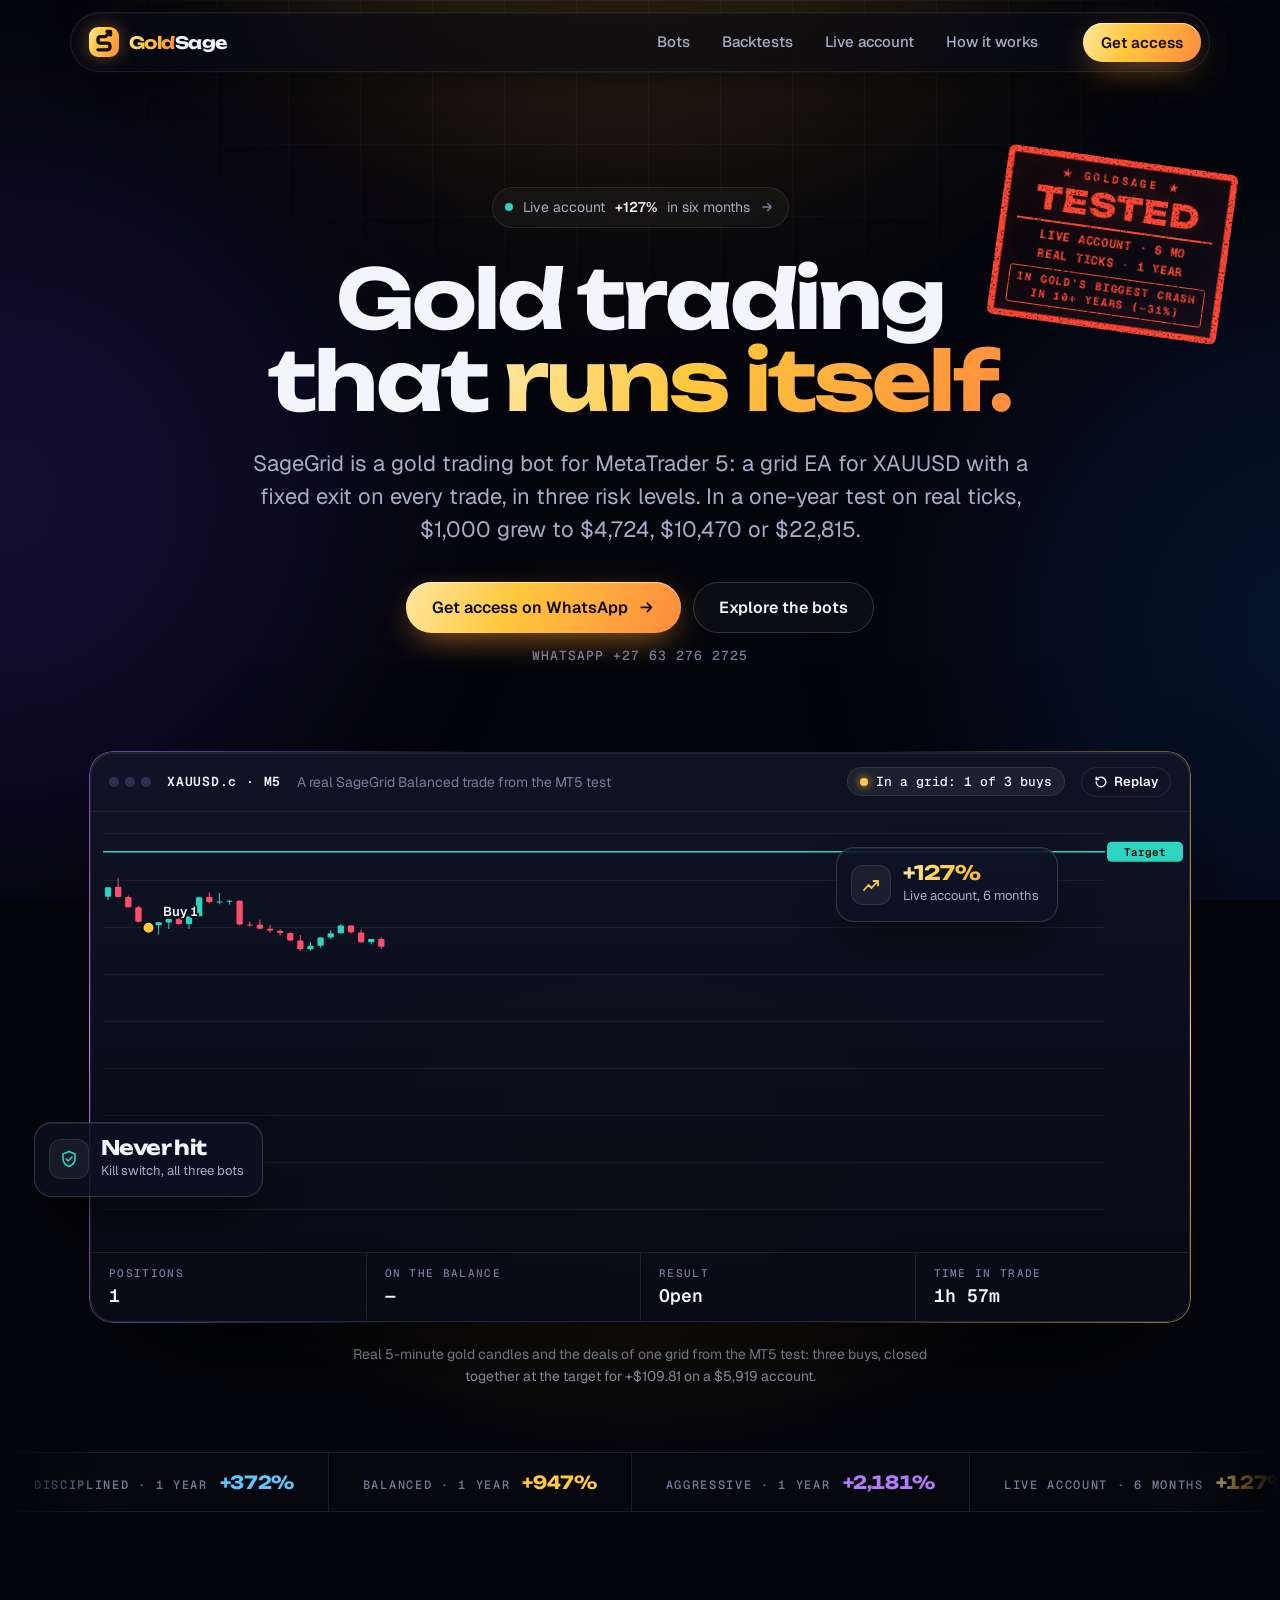
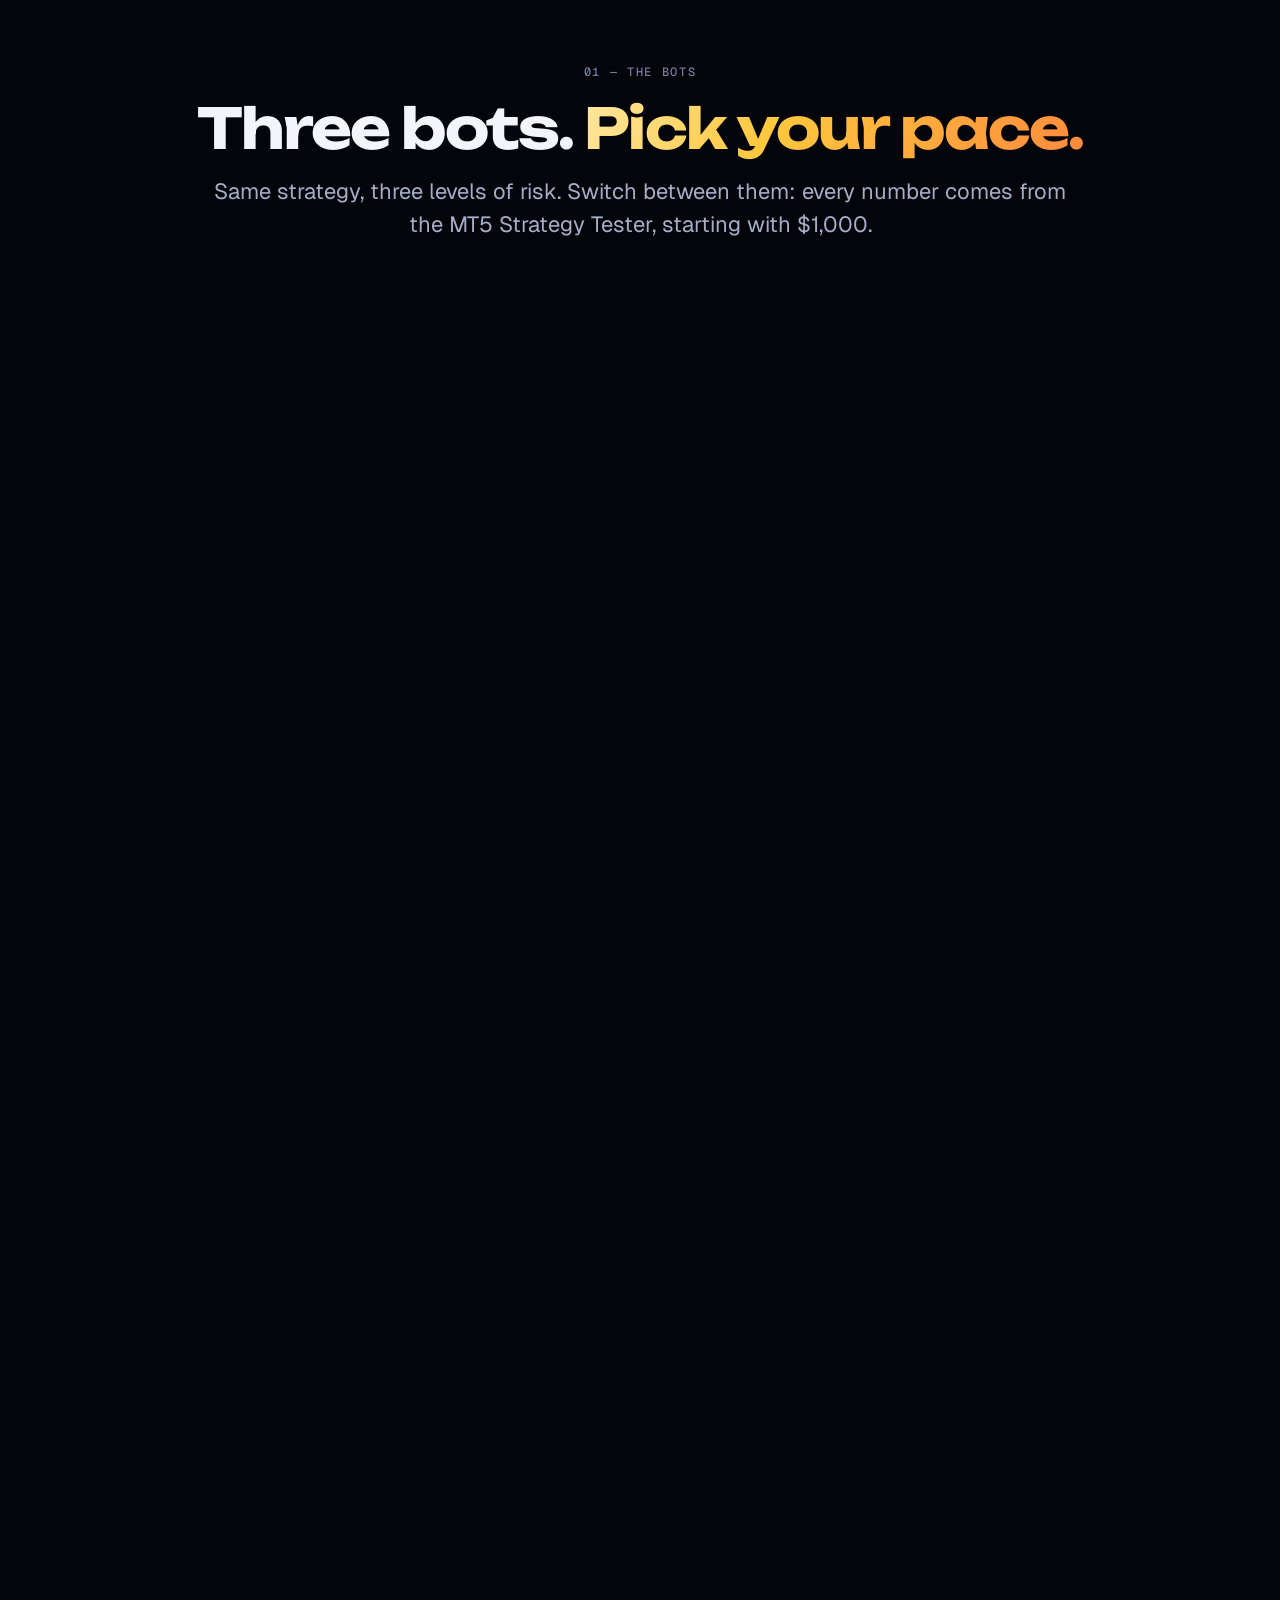
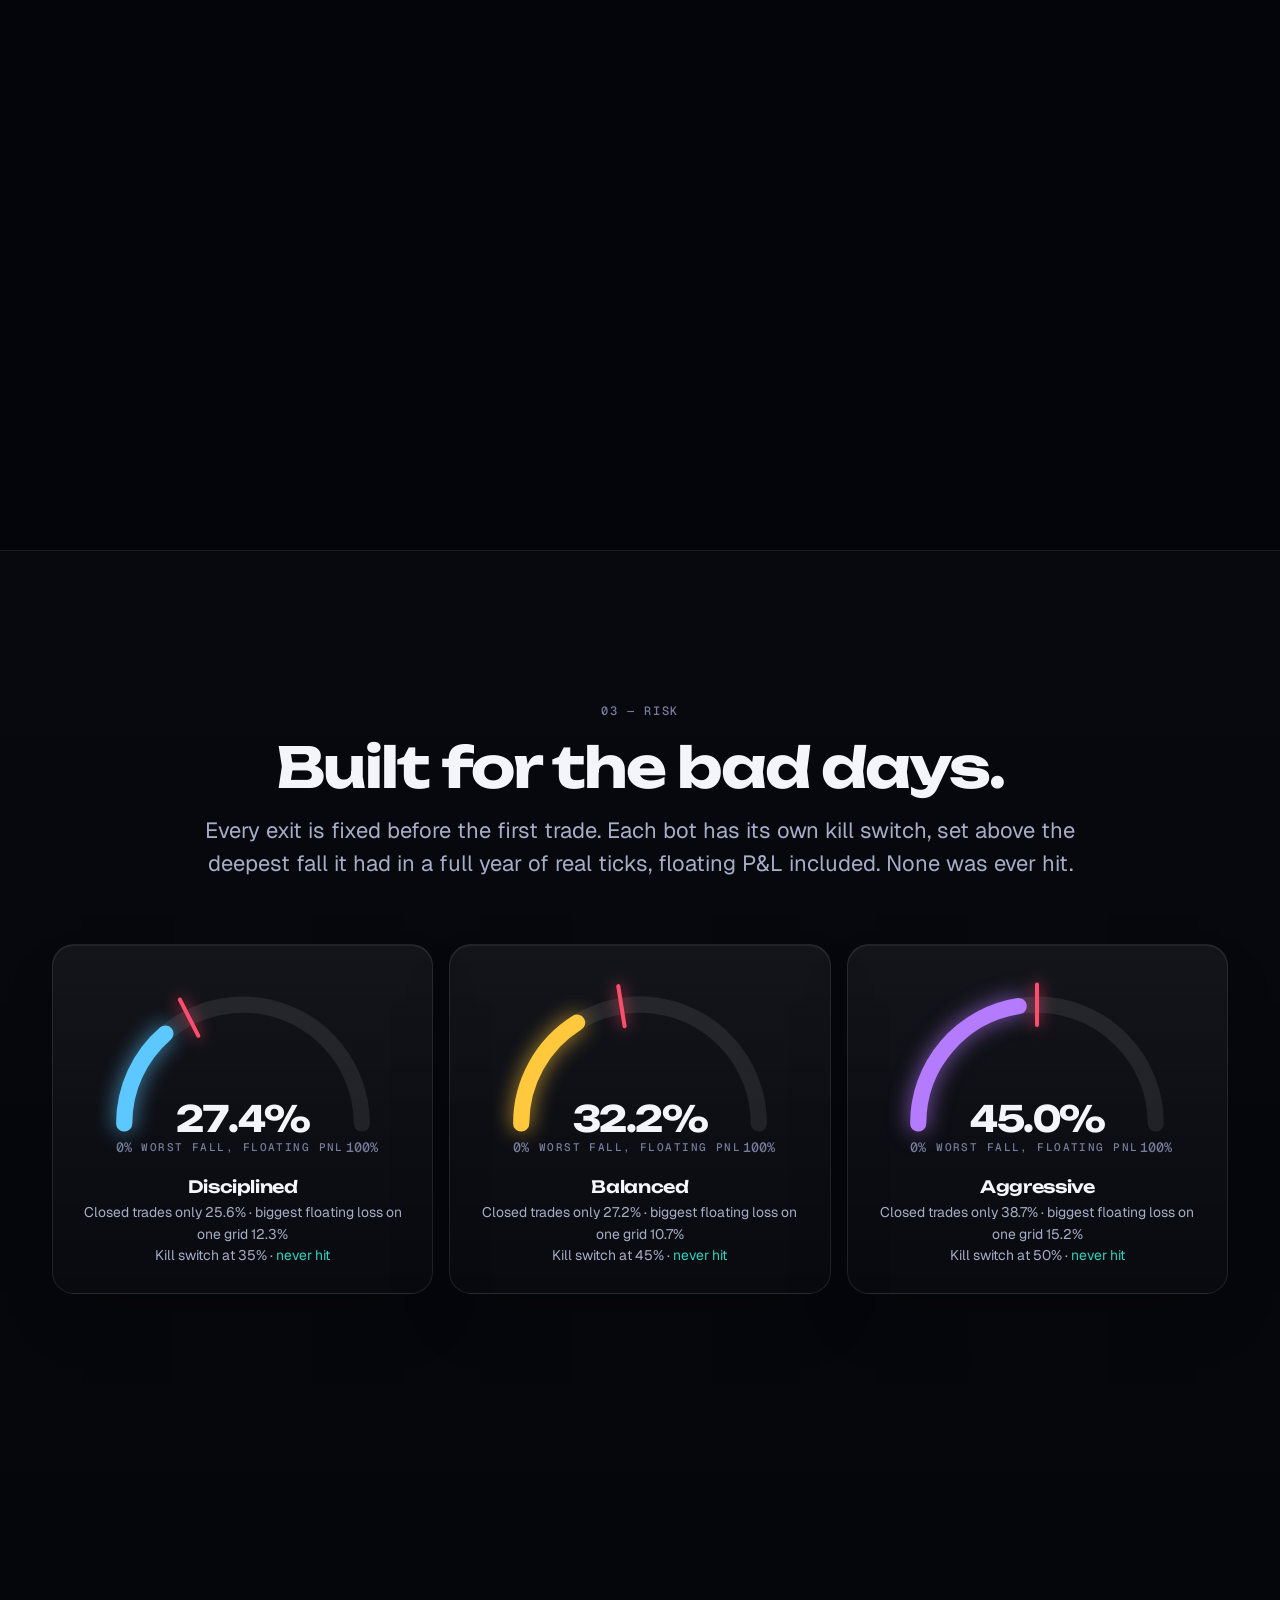
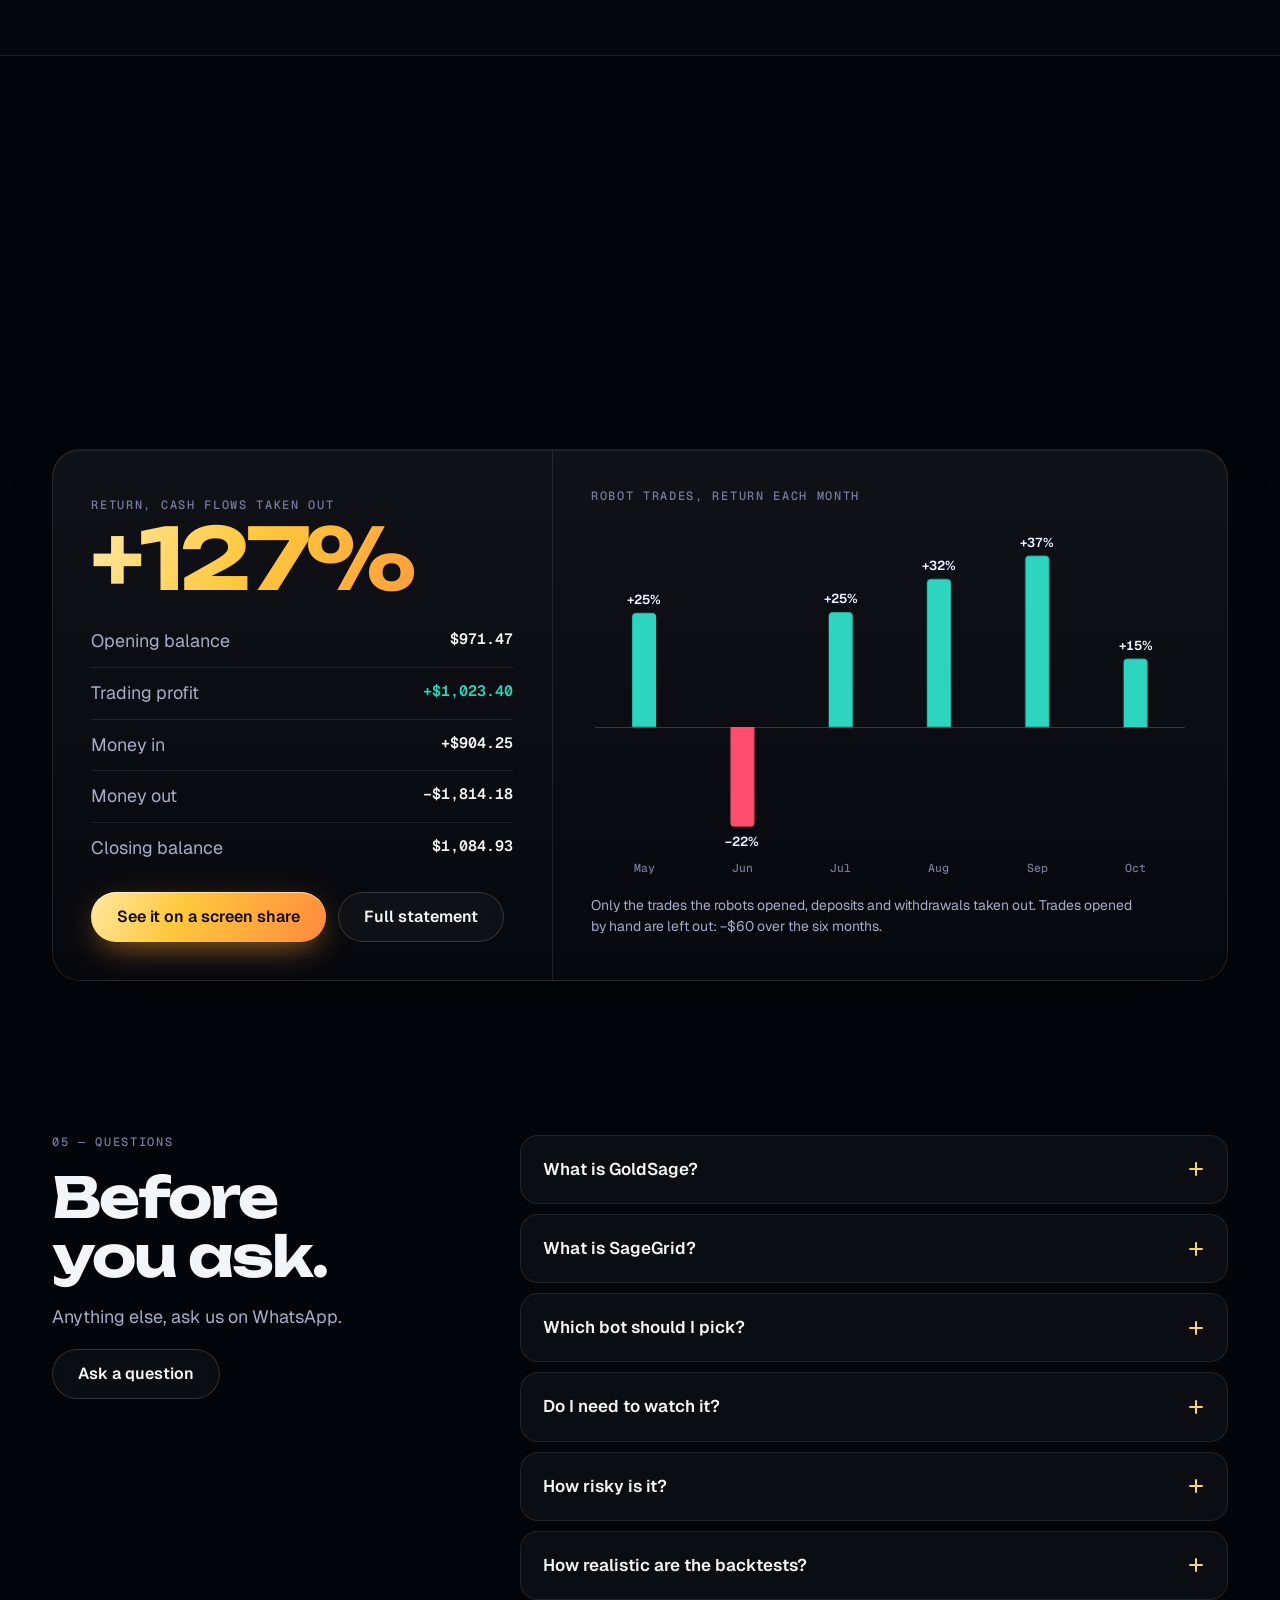
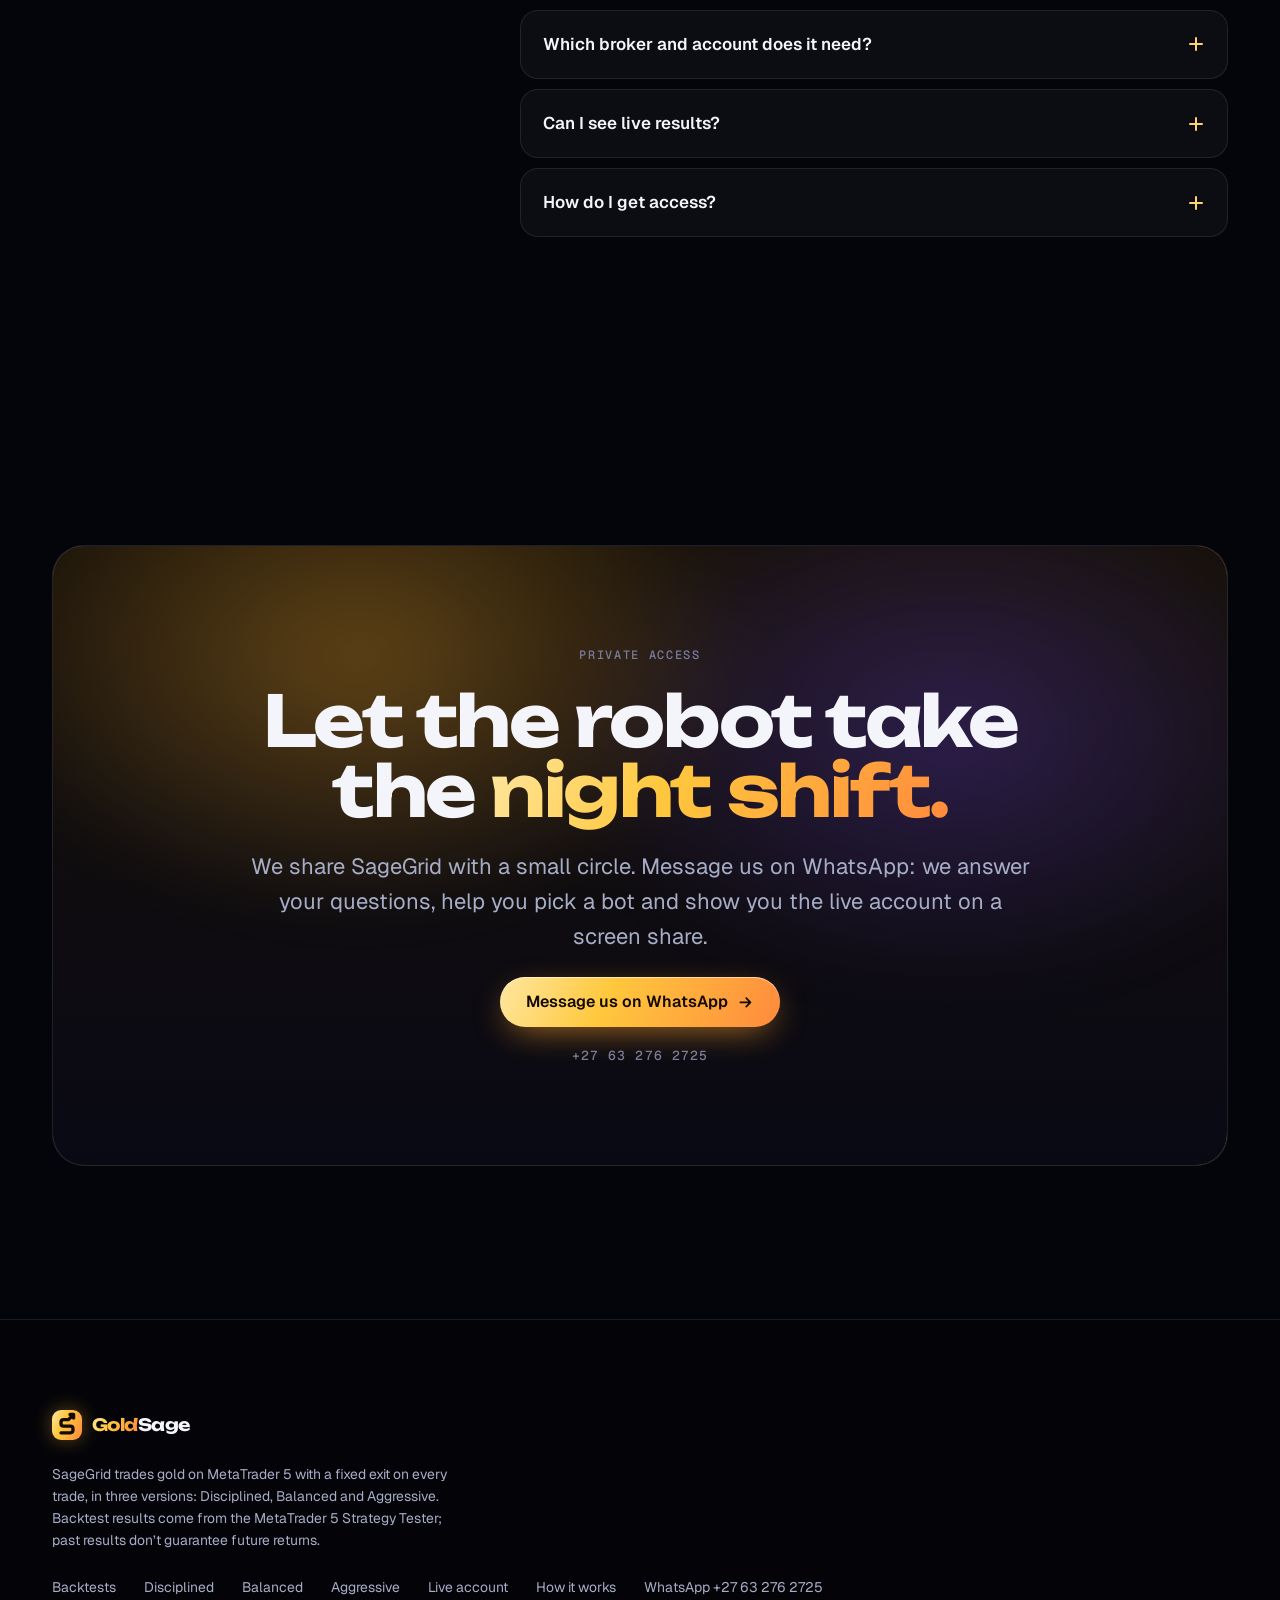
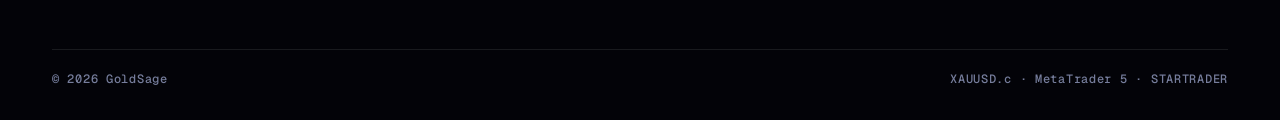
<file: index.html>
<!doctype html>
<html lang="en">
<head>
<title>GoldSage | Gold Trading Bot for MetaTrader 5 (XAUUSD EA)</title>
<meta name="description" content="SageGrid by GoldSage is a gold trading bot for MetaTrader 5: a trend-following XAUUSD grid EA with a hard stop on every grid and an account kill switch, in Disciplined, Balanced and Aggressive versions. One-year MT5 backtests on real ticks.">
<meta charset="utf-8">
<meta name="viewport" content="width=device-width, initial-scale=1">
<meta name="robots" content="index, follow, max-image-preview:large">
<link rel="canonical" href="https://goldsagefx.com/">
<meta property="og:url" content="https://goldsagefx.com/">
<meta name="theme-color" content="#04050B">
<link rel="icon" href="data:image/svg+xml,%3Csvg xmlns=%22http://www.w3.org/2000/svg%22 viewBox=%220 0 100 100%22%3E%3Cdefs%3E%3ClinearGradient id=%22gold%22 x1=%220%22 y1=%220%22 x2=%221%22 y2=%221%22%3E%3Cstop offset=%220%22 stop-color=%22%23FFE9A8%22/%3E%3Cstop offset=%22.45%22 stop-color=%22%23FFC83D%22/%3E%3Cstop offset=%221%22 stop-color=%22%23FF8A3D%22/%3E%3C/linearGradient%3E%3C/defs%3E%3Crect width=%22100%22 height=%22100%22 rx=%2227%22 fill=%22url%28%23gold%29%22/%3E%3Cpath d=%22M30 76H61Q70 76 70 67V63Q70 54 61 54H39Q30 54 30 45V41Q30 32 39 32H55L71 16%22 fill=%22none%22 stroke=%22%23140B00%22 stroke-width=%2211%22 stroke-linecap=%22round%22 stroke-linejoin=%22round%22/%3E%3Cpath d=%22M60 15H72V27%22 fill=%22none%22 stroke=%22%23140B00%22 stroke-width=%2211%22 stroke-linecap=%22round%22 stroke-linejoin=%22round%22/%3E%3C/svg%3E">
<link rel="apple-touch-icon" href="assets/touch-icon.png">
<meta property="og:type" content="website">
<meta property="og:site_name" content="GoldSage">
<meta property="og:title" content="GoldSage: gold trading that runs itself">
<meta property="og:description" content="SageGrid, a gold robot for MetaTrader 5, in three versions. One-year MT5 backtests and six months live.">
<meta property="og:image" content="https://goldsagefx.com/assets/og.png">
<meta property="og:image:width" content="1200">
<meta property="og:image:height" content="630">
<meta name="twitter:card" content="summary_large_image">
<link rel="preconnect" href="https://fonts.googleapis.com">
<link rel="preconnect" href="https://fonts.gstatic.com" crossorigin>
<link rel="stylesheet" href="https://fonts.googleapis.com/css2?family=Geist:wght@400..700&family=Geist+Mono:wght@400..600&family=Unbounded:wght@500..800&display=swap">
<link rel="stylesheet" href="assets/site.css?v=aa93f6fc">
<script type="application/ld+json">{"@context": "https://schema.org", "@graph": [{"@type": "Organization", "@id": "https://goldsagefx.com/#org", "name": "GoldSage", "alternateName": ["Gold Sage", "GoldSage FX"], "url": "https://goldsagefx.com/", "logo": "https://goldsagefx.com/assets/logo.png", "contactPoint": {"@type": "ContactPoint", "telephone": "+27-63-276-2725", "contactType": "sales"}}, {"@type": "WebSite", "@id": "https://goldsagefx.com/#website", "url": "https://goldsagefx.com/", "name": "GoldSage", "publisher": {"@id": "https://goldsagefx.com/#org"}}, {"@type": "SoftwareApplication", "name": "SageGrid", "alternateName": "SageGrid gold grid bot", "applicationCategory": "FinanceApplication", "operatingSystem": "Windows (MetaTrader 5)", "description": "A gold (XAUUSD) grid trading bot, an expert advisor for MetaTrader 5, in three risk levels: Disciplined (+372% in a one-year MT5 backtest, worst fall 27.4%), Balanced (+947% in a one-year MT5 backtest, worst fall 32.2%), Aggressive (+2,181% in a one-year MT5 backtest, worst fall 45.0%).", "publisher": {"@id": "https://goldsagefx.com/#org"}, "url": "https://goldsagefx.com/"}, {"@type": "FAQPage", "mainEntity": [{"@type": "Question", "name": "What is GoldSage?", "acceptedAnswer": {"@type": "Answer", "text": "GoldSage is the team behind SageGrid, a gold grid trading bot for MetaTrader 5. We test every version in the MT5 Strategy Tester on real ticks and share it with a small circle of traders through WhatsApp."}}, {"@type": "Question", "name": "What is SageGrid?", "acceptedAnswer": {"@type": "Answer", "text": "A gold trading bot: an expert advisor (EA) for MetaTrader 5 that trades gold, XAUUSD. It opens small grids in the direction of the daily trend and closes each one as a whole, at a target or at a hard stop. It comes in three versions: Disciplined, Balanced and Aggressive."}}, {"@type": "Question", "name": "Which bot should I pick?", "acceptedAnswer": {"@type": "Answer", "text": "Disciplined if you want the smallest falls: its worst in the one-year test was 27.4%. Aggressive if you can sit through a fall of 45.0% for the biggest gains. Balanced sits between them, with a worst fall of 32.2%. Message us on WhatsApp and we’ll help you choose."}}, {"@type": "Question", "name": "Do I need to watch it?", "acceptedAnswer": {"@type": "Answer", "text": "No. It needs MetaTrader 5 running day and night, usually on a VPS, so its stops are always watched. Nobody has to step in."}}, {"@type": "Question", "name": "How risky is it?", "acceptedAnswer": {"@type": "Answer", "text": "In the one-year test the worst falls, floating P&L included, were 27.4% for Disciplined, 32.2% for Balanced and 45.0% for Aggressive. The biggest floating loss on a single grid was 12.3% of the balance for Disciplined, 10.7% of the balance for Balanced and 15.2% of the balance for Aggressive. Every grid has a hard stop, every day a loss limit, and every account a kill switch. Trading gold can lose money, and future results can be worse than the test."}}, {"@type": "Question", "name": "How realistic are the backtests?", "acceptedAnswer": {"@type": "Answer", "text": "They ran in the MetaTrader 5 Strategy Tester on 87,821,455 real ticks from STARTRADER, with the broker’s real spread and a 150 ms delay on every order. With a slower 500 ms delay the three bots ended the year at $3,731, $10,863 and $20,222."}}, {"@type": "Question", "name": "Which broker and account does it need?", "acceptedAnswer": {"@type": "Answer", "text": "It was built and tested on STARTRADER’s gold symbol, XAUUSD.c. Its lot sizes are set for cent accounts, like the live account we trade."}}, {"@type": "Question", "name": "Can I see live results?", "acceptedAnswer": {"@type": "Answer", "text": "Yes. Message us on WhatsApp and we’ll open the live account in MetaTrader 5 on a screen share, so you can see the six months on this site trade by trade."}}, {"@type": "Question", "name": "How do I get access?", "acceptedAnswer": {"@type": "Answer", "text": "Send a WhatsApp message to +27 63 276 2725. We’ll answer your questions there."}}]}]}</script>

</head>
<body>
<a class="skip" href="#main">Skip to content</a>
<div class="fx" aria-hidden="true"><div class="fx-aurora"><i></i><i></i><i></i></div><div class="fx-grid"></div></div>
<header class="site-head">
  <div class="bar">
    <a class="wordmark" href="./" aria-label="GoldSage home">
      <span class="mark"><svg viewBox="0 0 100 100" aria-hidden="true"><path d="M30 76H61Q70 76 70 67V63Q70 54 61 54H39Q30 54 30 45V41Q30 32 39 32H55L71 16" fill="none" stroke="#140B00" stroke-width="11" stroke-linecap="round" stroke-linejoin="round"/><path d="M60 15H72V27" fill="none" stroke="#140B00" stroke-width="11" stroke-linecap="round" stroke-linejoin="round"/></svg></span>
      <span><span class="grad">Gold</span>Sage</span>
    </a>
    <nav class="nav" id="nav" aria-label="Pages">
      <a href="#bots">Bots</a>
      <a href="backtest/" >Backtests</a>
      <a href="live/" >Live account</a>
      <a href="how/" >How it works</a>
    </nav>
    <a class="btn btn--small" href="https://wa.me/27632762725?text=Hi%20GoldSage%2C%20I%27d%20like%20access%20to%20SageGrid">Get access</a>
    <button class="menu-btn" type="button" aria-expanded="false" aria-controls="nav" aria-label="Menu"><span></span><span></span></button>
  </div>
</header>

<main id="main">

  <!-- ============================================================ hero -->
  <section class="hero" aria-labelledby="hero-title">
    <div class="wrap hero-wrap">
      <div class="stamp" role="img" aria-label="Tested: on a live account for 6 months, and on one year of real ticks in which gold fell 31% from its record $5,597.67 on 29 Jan 2026, its biggest crash in more than ten years.">
        <span class="stamp-top" aria-hidden="true">&#9733; GoldSage &#9733;</span>
        <b class="stamp-big" aria-hidden="true">Tested</b>
        <span class="stamp-rule" aria-hidden="true"></span>
        <span class="stamp-line" aria-hidden="true">Live account &middot; 6 mo</span>
        <span class="stamp-line" aria-hidden="true">Real ticks &middot; 1 year</span>
        <span class="stamp-foot" aria-hidden="true">In gold&rsquo;s biggest crash<br>in 10+ years (−31%)</span>
      </div>
      <a class="status rise" href="#live" style="--d:0"><i></i>Live account <b>+127%</b> in six months
        <svg viewBox="0 0 20 20" aria-hidden="true"><path d="M4 10h11M11 5l5 5-5 5" fill="none" stroke="currentColor" stroke-width="2" stroke-linecap="round" stroke-linejoin="round"/></svg></a>
      <h1 id="hero-title" class="rise" style="--d:1">Gold trading that <span class="grad">runs itself.</span></h1>
      <p class="lead rise" style="--d:2">SageGrid is a gold trading bot for MetaTrader&nbsp;5: a grid EA for XAUUSD with a fixed exit on every trade, in three risk levels. In a one-year test on real ticks, $1,000 grew to $4,724, $10,470 or $22,815.</p>
      <div class="actions rise" style="--d:3">
        <a class="btn" href="https://wa.me/27632762725?text=Hi%20GoldSage%2C%20I%27d%20like%20access%20to%20SageGrid">
          Get access on WhatsApp
          <svg viewBox="0 0 20 20" aria-hidden="true"><path d="M4 10h11M11 5l5 5-5 5" fill="none" stroke="currentColor" stroke-width="2" stroke-linecap="round" stroke-linejoin="round"/></svg>
        </a>
        <a class="btn btn--ghost" href="#bots">Explore the bots</a>
      </div>
      <p class="phone rise" style="--d:4">WHATSAPP +27 63 276 2725</p>

      <div class="stage rise" style="--d:5">
        <div class="holo glow-border">
          <div class="terminal" id="terminal">
            <div class="term-top">
              <span class="term-dots" aria-hidden="true"><i></i><i></i><i></i></span>
              <span class="term-sym">XAUUSD.c &middot; M5</span>
              <span class="term-meta">A real SageGrid Balanced trade from the MT5 test</span>
              <span class="pill" data-state="idle" aria-live="polite"><i></i><span class="pill-text">Waiting for a signal</span></span>
              <button class="replay-btn" type="button" aria-controls="terminal">
                <svg viewBox="0 0 16 16" aria-hidden="true"><path d="M2.5 8a5.5 5.5 0 1 0 1.6-3.9M2.5 2.5v2.8h2.8" fill="none" stroke="currentColor" stroke-width="1.6" stroke-linecap="round" stroke-linejoin="round"/></svg>
                Replay
              </button>
            </div>
            <div class="chart term-chart" data-chart="replay" aria-label="Replay of a SageGrid Balanced buy grid on gold: three buys as the price fell, all closed together at the target for +$109.81."></div>
            <div class="term-foot" aria-hidden="true">
              <div><span>Positions</span><b data-r="pos">0</b></div>
              <div><span>On the balance</span><b data-r="ret">—</b></div>
              <div><span>Result</span><b data-r="pnl">—</b></div>
              <div><span>Time in trade</span><b data-r="time">0h 00m</b></div>
            </div>
          </div>
        </div>
        <div class="floats">
          <div class="float f1">
            <span class="ico" aria-hidden="true"><svg viewBox="0 0 20 20"><path d="M10 2.5 4 5v4.6c0 3.6 2.5 6.6 6 7.9 3.5-1.3 6-4.3 6-7.9V5l-6-2.5Z" fill="none" stroke="var(--gain)" stroke-width="1.6" stroke-linejoin="round"/><path d="m7.2 10 2 2 3.8-4" fill="none" stroke="var(--gain)" stroke-width="1.6" stroke-linecap="round" stroke-linejoin="round"/></svg></span>
            <div><b>Never hit</b><span>Kill switch, all three bots</span></div>
          </div>
          <div class="float f2">
            <span class="ico" aria-hidden="true"><svg viewBox="0 0 20 20"><path d="M3 15l4.5-5 3 3L17 6" fill="none" stroke="var(--gold)" stroke-width="1.8" stroke-linecap="round" stroke-linejoin="round"/><path d="M12.5 6H17v4.5" fill="none" stroke="var(--gold)" stroke-width="1.8" stroke-linecap="round" stroke-linejoin="round"/></svg></span>
            <div><b class="grad">+127%</b><span>Live account, 6 months</span></div>
          </div>
        </div>
        <p class="small term-caption">Real 5-minute gold candles and the deals of one grid from the MT5 test: three buys, closed together at the target for +$109.81 on a $5,919 account.</p>
      </div>
    </div>
  </section>

  <!-- ============================================================ ticker -->
  <div class="ticker" role="region" aria-label="Results at a glance">
    <div class="ticker-track">
      <ul>
        <li><span>Disciplined &middot; 1 year</span><b style="color:var(--acc-disciplined)">+372%</b></li><li><span>Balanced &middot; 1 year</span><b style="color:var(--acc-balanced)">+947%</b></li><li><span>Aggressive &middot; 1 year</span><b style="color:var(--acc-aggressive)">+2,181%</b></li>
        <li><span>Live account &middot; 6 months</span><b class="grad">+127%</b></li>
        <li><span>Real ticks tested</span><b>87,821,455</b></li>
        <li><span>Margin stop-outs</span><b>0</b></li>
        <li><span>Kill switch</span><b class="pos">Never hit</b></li>
      </ul>
      <ul aria-hidden="true">
        <li><span>Disciplined &middot; 1 year</span><b style="color:var(--acc-disciplined)">+372%</b></li><li><span>Balanced &middot; 1 year</span><b style="color:var(--acc-balanced)">+947%</b></li><li><span>Aggressive &middot; 1 year</span><b style="color:var(--acc-aggressive)">+2,181%</b></li>
        <li><span>Live account &middot; 6 months</span><b class="grad">+127%</b></li>
        <li><span>Real ticks tested</span><b>87,821,455</b></li>
        <li><span>Margin stop-outs</span><b>0</b></li>
        <li><span>Kill switch</span><b class="pos">Never hit</b></li>
      </ul>
    </div>
  </div>

  <!-- ============================================================ bot lab -->
  <section class="section" id="bots" aria-labelledby="bots-title">
    <div class="wrap">
      <div class="section-head reveal">
        <span class="kicker">01 &mdash; The bots</span>
        <h2 id="bots-title">Three bots. <span class="grad">Pick your pace.</span></h2>
        <p>Same strategy, three levels of risk. Switch between them: every number comes from the MT5 Strategy Tester, starting with $1,000.</p>
      </div>

      <div class="lab reveal" data-lab>
        <p class="lab-warn" role="note">
          <svg viewBox="0 0 20 20" aria-hidden="true"><path d="M10 2.5 18.5 17.5h-17z" fill="none" stroke="currentColor" stroke-width="1.8" stroke-linejoin="round"/><path d="M10 8v4.2" stroke="currentColor" stroke-width="1.8" stroke-linecap="round"/><circle cx="10" cy="14.6" r="1.05" fill="currentColor"/></svg>
          <span><b>Risk warning:</b> with SageGrid <span data-w="name">Balanced</span> you can lose <b class="lab-warn-pct" data-w="ks">45%</b> of your money. Its kill switch stops trading after a <span data-w="ks2">45%</span> fall from the account&rsquo;s peak. GoldSage is not responsible for trading losses.</span>
        </p>

        <div class="lab-tabs" role="tablist" aria-label="Bots">
          
          <button class="lab-tab" type="button" role="tab" id="lab-tab-disciplined" aria-controls="lab-panel" data-bot="disciplined"
                  aria-selected="false" tabindex="-1" style="--acc:var(--acc-disciplined)">
            <span class="lvl" data-level="1" aria-hidden="true"><i></i><i></i><i></i></span>
            <span class="lab-tab-name">Disciplined</span>
            <span class="lab-tab-ret">+372%<span class="hide-sm"> in 1 year</span></span>
            <svg class="animal animal--disciplined" viewBox="0 0 64 64" aria-hidden="true" focusable="false"><ellipse cx="13.5" cy="43" rx="5.5" ry="11.5" fill="#6E431E" transform="rotate(14 13.5 43)"/>
<ellipse cx="50.5" cy="43" rx="5.5" ry="11.5" fill="#6E431E" transform="rotate(-14 50.5 43)"/>
<ellipse cx="32" cy="40" rx="19" ry="20" fill="#8B5A2B"/>
<ellipse cx="32" cy="46" rx="11.5" ry="12" fill="#EBC086"/>
<path d="M26.5 43 q2.2 2.4 4.4 0 M33.1 43 q2.2 2.4 4.4 0 M29.8 49 q2.2 2.4 4.4 0" stroke="#BD8A4F" stroke-width="1.6" fill="none" stroke-linecap="round"/>
<path d="M13 24 L14.5 7 L26 19 Z" fill="#6E431E"/><path d="M51 24 L49.5 7 L38 19 Z" fill="#6E431E"/>
<ellipse cx="32" cy="26" rx="20.5" ry="15.5" fill="#8B5A2B"/>
<circle cx="23.8" cy="27" r="9.6" fill="#F7D48E"/><circle cx="40.2" cy="27" r="9.6" fill="#F7D48E"/>
<circle cx="23.8" cy="27" r="6.6" fill="#fff"/><circle cx="40.2" cy="27" r="6.6" fill="#fff"/>
<circle cx="24.8" cy="28" r="3.7" fill="#1B140E"/><circle cx="39.2" cy="28" r="3.7" fill="#1B140E"/>
<circle cx="26.1" cy="26.5" r="1.3" fill="#fff"/><circle cx="40.5" cy="26.5" r="1.3" fill="#fff"/>
<path d="M14.5 18.5 Q23.5 14 31 20.5 M49.5 18.5 Q40.5 14 33 20.5" stroke="#5A3416" stroke-width="2.6" fill="none" stroke-linecap="round"/>
<path d="M28.8 32.5 L35.2 32.5 L32 39 Z" fill="#F59331" stroke="#C96A12" stroke-width="1" stroke-linejoin="round"/>
<path d="M25 61 l2 -3.4 l2 3.4 M35 61 l2 -3.4 l2 3.4" stroke="#F59331" stroke-width="2.4" fill="none" stroke-linecap="round" stroke-linejoin="round"/></svg>
          </button>
          
          <button class="lab-tab" type="button" role="tab" id="lab-tab-balanced" aria-controls="lab-panel" data-bot="balanced"
                  aria-selected="true" tabindex="0" style="--acc:var(--acc-balanced)">
            <span class="lvl" data-level="2" aria-hidden="true"><i></i><i></i><i></i></span>
            <span class="lab-tab-name">Balanced</span>
            <span class="lab-tab-ret">+947%<span class="hide-sm"> in 1 year</span></span>
            <svg class="animal animal--balanced" viewBox="0 0 64 64" aria-hidden="true" focusable="false"><path d="M11 28 L13 5 L28.5 18 Z" fill="#5F687C"/><path d="M53 28 L51 5 L35.5 18 Z" fill="#5F687C"/>
<path d="M15 22 L16 11 L24.5 18 Z" fill="#F2A7B5"/><path d="M49 22 L48 11 L39.5 18 Z" fill="#F2A7B5"/>
<path d="M11 35 L4 39.5 L12 40.5 L7.5 46 L17 45.5 Z" fill="#8A94A8"/><path d="M53 35 L60 39.5 L52 40.5 L56.5 46 L47 45.5 Z" fill="#8A94A8"/>
<path d="M32 13 C46.5 13 54 23.5 54 34 C54 40.5 50.5 44.5 46 47.5 L40 54.5 C36 57.5 28 57.5 24 54.5 L18 47.5 C13.5 44.5 10 40.5 10 34 C10 23.5 17.5 13 32 13 Z" fill="#8A94A8"/>
<path d="M32 14.5 L36.5 29 L32 33.5 L27.5 29 Z" fill="#6E788D"/>
<path d="M21.5 38.5 C21.5 31.5 42.5 31.5 42.5 38.5 C42.5 47 37.5 53 32 53 C26.5 53 21.5 47 21.5 38.5 Z" fill="#EEF1F6"/>
<ellipse cx="23.8" cy="30" rx="4.3" ry="4.6" fill="#fff"/><ellipse cx="40.2" cy="30" rx="4.3" ry="4.6" fill="#fff"/>
<circle cx="24.4" cy="30.6" r="2.7" fill="#E8A23A"/><circle cx="39.6" cy="30.6" r="2.7" fill="#E8A23A"/>
<circle cx="24.4" cy="30.6" r="1.4" fill="#1B140E"/><circle cx="39.6" cy="30.6" r="1.4" fill="#1B140E"/>
<circle cx="25.4" cy="29.5" r="0.9" fill="#fff"/><circle cx="40.6" cy="29.5" r="0.9" fill="#fff"/>
<path d="M18.5 24.5 L28 27 M45.5 24.5 L36 27" stroke="#4A5164" stroke-width="2.2" stroke-linecap="round"/>
<path d="M28.3 37.5 Q32 35.5 35.7 37.5 Q35.2 41.2 32 42.2 Q28.8 41.2 28.3 37.5 Z" fill="#1E1E24"/>
<path d="M32 42.2 L32 45.2 M27.3 45.6 Q32 49.4 36.7 45.6" stroke="#1E1E24" stroke-width="1.7" fill="none" stroke-linecap="round"/></svg>
          </button>
          
          <button class="lab-tab" type="button" role="tab" id="lab-tab-aggressive" aria-controls="lab-panel" data-bot="aggressive"
                  aria-selected="false" tabindex="-1" style="--acc:var(--acc-aggressive)">
            <span class="lvl" data-level="3" aria-hidden="true"><i></i><i></i><i></i></span>
            <span class="lab-tab-name">Aggressive</span>
            <span class="lab-tab-ret">+2,181%<span class="hide-sm"> in 1 year</span></span>
            <svg class="animal animal--aggressive" viewBox="0 0 64 64" aria-hidden="true" focusable="false"><path d="M32.0,3.0 L37.1,10.6 L45.0,6.0 L46.3,15.0 L55.5,14.3 L52.7,23.0 L61.2,26.3 L55.0,33.0 L62.1,39.9 L53.7,43.4 L57.4,53.3 L47.5,52.4 L46.6,63.3 L37.6,57.7 L32.0,67.0 L26.4,57.7 L17.4,63.3 L16.5,52.4 L6.6,53.3 L10.3,43.4 L1.9,39.9 L9.0,33.0 L2.8,26.3 L11.3,23.0 L8.5,14.3 L17.7,15.0 L19.0,6.0 L26.9,10.6 Z" fill="#C8541A" stroke="#C8541A" stroke-width="3" stroke-linejoin="round"/>
<path d="M32.0,7.5 L36.6,13.0 L43.1,10.0 L44.8,17.0 L51.9,17.1 L50.5,24.1 L56.9,27.3 L52.5,33.0 L57.7,38.9 L51.4,42.3 L53.9,50.5 L46.0,50.5 L44.6,59.2 L37.1,55.3 L32.0,62.5 L26.9,55.3 L19.4,59.2 L18.0,50.5 L10.1,50.5 L12.6,42.3 L6.3,38.9 L11.5,33.0 L7.1,27.3 L13.5,24.1 L12.1,17.1 L19.2,17.0 L20.9,10.0 L27.4,13.0 Z" fill="#EE8A2E" stroke="#EE8A2E" stroke-width="2.4" stroke-linejoin="round"/>
<circle cx="19.5" cy="19.5" r="5.2" fill="#F2B544"/><circle cx="44.5" cy="19.5" r="5.2" fill="#F2B544"/>
<circle cx="19.5" cy="19.5" r="2.6" fill="#D58E22"/><circle cx="44.5" cy="19.5" r="2.6" fill="#D58E22"/>
<ellipse cx="32" cy="33" rx="15.5" ry="16" fill="#F7C64F"/>
<path d="M19.5 26.5 L28.5 29.5 M44.5 26.5 L35.5 29.5" stroke="#5A3410" stroke-width="2.6" stroke-linecap="round"/>
<path d="M21.5 30.5 Q25 28.8 28.5 31 M42.5 30.5 Q39 28.8 35.5 31" stroke="#3B2410" stroke-width="2.2" fill="none" stroke-linecap="round"/>
<ellipse cx="32" cy="41" rx="10" ry="8" fill="#FCE6A6"/>
<path d="M28.3 33.6 Q32 31.6 35.7 33.6 Q34.7 37.2 32 37.8 Q29.3 37.2 28.3 33.6 Z" fill="#7A3E12"/>
<path d="M24 40.5 Q32 37.6 40 40.5 Q39 51 32 52.6 Q25 51 24 40.5 Z" fill="#6B1A1A"/>
<path d="M27.3 48 Q32 44.4 36.7 48 Q34.7 52 32 52 Q29.3 52 27.3 48 Z" fill="#F07C8C"/>
<path d="M26.4 40.6 L28 45.2 L29.5 40.1 Z M37.6 40.6 L36 45.2 L34.5 40.1 Z" fill="#fff"/>
<path d="M26.8 50.4 L27.9 47.8 L29.2 50.9 Z M37.2 50.4 L36.1 47.8 L34.8 50.9 Z" fill="#fff"/></svg>
          </button>
          
        </div>

        <div class="lab-panel glass" id="lab-panel" role="tabpanel" aria-labelledby="lab-tab-balanced" style="--acc:var(--acc-balanced)">
          <div class="lab-main">
            <div class="lab-top">
              <div>
                <span class="kicker" data-f="kick">SageGrid Balanced &middot; 1 year from $1,000</span>
                <b class="lab-big" data-f="ret">+947%</b>
                <span class="lab-sub" data-f="sub">$1,000 became $10,470.01 in the MT5 Strategy Tester</span>
              </div>
              <p class="lab-blurb" data-f="blurb">Trades more often and adds a trailing exit that locks in profit. The trade replayed above is one of its grids.</p>
            </div>
            <div class="chart lab-chart" data-chart="equity" data-bot="balanced" data-series="balance,low" tabindex="0"
                 aria-label="SageGrid Balanced: balance and lowest equity each day of the one-year MT5 test, from $1,000 to $10,470.01. Use the arrow keys to move through the days."></div>
            <ul class="legend">
              <li><i style="background:var(--acc)"></i>Balance at the end of each day</li>
              <li><i style="background:var(--loss)"></i>Lowest equity that day, floating P&amp;L included</li>
            </ul>
          </div>
          <div class="lab-tiles">
            <div class="tile"><span>Average profitable month</span><b class="pos" data-f="avgm">+29.6%</b><small data-f="avgmt">Average gain of the 10 months that made money in the 1-year test</small></div>
            <div class="tile"><span>Average losing month</span><b class="neg" data-f="avgl">−7.5%</b><small data-f="avglt">Average loss of the 2 months that lost money in the 1-year test</small></div>
            <div class="tile"><span>Profitable months</span><b data-f="wm">10 of 12</b><small data-f="wmt">In the 1-year test. Worst month −9.1%</small></div>
            <div class="tile"><span>Profit factor</span><b data-f="pf">1.83</b><small>Gross profit for every dollar of gross loss</small></div>
            <div class="tile"><span>Worst fall, floating PNL</span><b class="neg" data-f="dd">32.2%</b>
              <div class="mini-meter" aria-hidden="true"><i data-f="ddw" style="width:32.22%"></i><em data-f="ksl" style="left:45%"></em></div>
              <small data-f="ks">Closed trades only 27.2% &middot; kill switch 45%, never hit</small></div>
            <div class="tile"><span>Grids closed in profit</span><b class="pos" data-f="gw">96.6%</b><small data-f="gwt">Accuracy: 537 of 556 grids</small></div>
          </div>
          <div class="lab-actions">
            <a class="btn" data-f="wa" href="https://wa.me/27632762725?text=Hi%20GoldSage%2C%20I%27d%20like%20to%20ask%20about%20SageGrid%20Balanced"><span data-f="waname">Ask about Balanced</span>
              <svg viewBox="0 0 20 20" aria-hidden="true"><path d="M4 10h11M11 5l5 5-5 5" fill="none" stroke="currentColor" stroke-width="2" stroke-linecap="round" stroke-linejoin="round"/></svg></a>
            <a class="btn btn--ghost" data-f="page" href="backtest/balanced/">Every number</a>
            <a class="more" data-f="report" href="report/balanced_1y.html" target="_blank" rel="noopener">Open the MT5 report
              <svg viewBox="0 0 20 20" aria-hidden="true"><path d="M6 14 14 6M8 6h6v6" fill="none" stroke="currentColor" stroke-width="2" stroke-linecap="round" stroke-linejoin="round"/></svg></a>
          </div>
        </div>
      </div>
    </div>
  </section>

  <!-- ============================================================ how it trades -->
  <section class="section" style="padding-top:0" aria-labelledby="how-title">
    <div class="wrap">
      <div class="section-head reveal">
        <span class="kicker">02 &mdash; How it trades</span>
        <h2 id="how-title">Three rules. Every trade.</h2>
        <p>SageGrid doesn&rsquo;t guess and doesn&rsquo;t panic. All three bots follow the same rules, day and night.</p>
      </div>
      <div class="rules">
        <article class="rule glass spot reveal" style="--d:0">
          <span class="rule-n" aria-hidden="true">01</span>
          <div class="viz" aria-hidden="true">
            <svg viewBox="0 0 300 140" preserveAspectRatio="none">
              <path class="draw" pathLength="100" d="M10 112 C70 104 120 86 170 68 S260 36 290 28" fill="none" stroke="var(--gold)" stroke-width="2.5"/>
              <polyline class="draw" pathLength="100" points="10,98 34,86 52,94 76,72 98,80 120,58 142,66 166,46 188,54 212,36 236,42 262,22 290,26" fill="none" stroke="var(--ink)" stroke-width="2" stroke-linejoin="round"/>
              <circle class="pop p3" cx="262" cy="22" r="6" fill="var(--gain)"/>
            </svg>
          </div>
          <h3>Trade with the trend</h3>
          <p>It only buys when gold&rsquo;s daily trend is up and only sells when it is down. When the trend is unclear, it waits.</p>
        </article>
        <article class="rule glass spot reveal" style="--d:1">
          <span class="rule-n" aria-hidden="true">02</span>
          <div class="viz" aria-hidden="true">
            <svg viewBox="0 0 300 140" preserveAspectRatio="none">
              <polyline class="draw" pathLength="100" points="14,24 50,32 78,48 96,42 130,64 160,86 178,82 214,108 246,120 270,114" fill="none" stroke="var(--ink)" stroke-width="2" stroke-linejoin="round"/>
              <circle class="pop p1" cx="50" cy="32" r="5" fill="var(--gold)"/>
              <circle class="pop p2" cx="178" cy="82" r="8" fill="var(--gold)"/>
              <circle class="pop p3" cx="270" cy="114" r="11" fill="var(--gold)"/>
            </svg>
          </div>
          <h3>Build a small grid</h3>
          <p>If price moves against it, it can add up to two more positions, so the whole grid can close in profit on a smaller recovery.</p>
        </article>
        <article class="rule glass spot reveal" style="--d:2">
          <span class="rule-n" aria-hidden="true">03</span>
          <div class="viz" aria-hidden="true">
            <svg viewBox="0 0 300 140" preserveAspectRatio="none">
              <line x1="10" y1="40" x2="290" y2="40" stroke="var(--gain)" stroke-width="2" stroke-dasharray="6 5"/>
              <line x1="10" y1="118" x2="290" y2="118" stroke="var(--loss)" stroke-width="2" stroke-dasharray="6 5"/>
              <polyline class="draw" pathLength="100" points="10,96 46,102 82,90 118,98 150,80 182,70 214,62 246,52 272,40" fill="none" stroke="var(--ink)" stroke-width="2" stroke-linejoin="round"/>
              <circle class="pop p3" cx="272" cy="40" r="7" fill="var(--gain)"/>
            </svg>
          </div>
          <h3>Close it all together</h3>
          <p>Every position closes at once: at the target, on a trailing exit that locks in profit, or at a hard stop of 10–15% of the balance.</p>
        </article>
      </div>
    </div>
  </section>

  <!-- ============================================================ risk -->
  <section class="section band" id="risk" aria-labelledby="risk-title">
    <div class="wrap">
      <div class="section-head reveal">
        <span class="kicker">03 &mdash; Risk</span>
        <h2 id="risk-title">Built for the bad days.</h2>
        <p>Every exit is fixed before the first trade. Each bot has its own kill switch, set above the deepest fall it had in a full year of real ticks, floating P&amp;L included. None was ever hit.</p>
      </div>
      <div class="gauges">
        
        <figure class="gauge glass spot reveal" style="--acc:var(--acc-disciplined);--d:0">
          <div class="gauge-dial">
            <svg viewBox="0 -10 200 134" aria-hidden="true">
              <path class="track" d="M12,100 A88,88 0 0 1 188,100" fill="none" stroke-width="12" stroke-linecap="round"/>
              <path class="fill" d="M12,100 A88,88 0 0 1 188,100" fill="none" stroke-width="12" stroke-linecap="round" style="stroke-dasharray:75.61 400"/>
              <line class="tick" x1="66.86" y1="34.96" x2="53.24" y2="8.23" stroke-width="3" stroke-linecap="round"/>
              <text class="end" x="12" y="121" text-anchor="middle">0%</text>
              <text class="end" x="188" y="121" text-anchor="middle">100%</text>
            </svg>
            <div class="gauge-val"><b>27.4%</b><span>Worst fall, floating PNL</span></div>
          </div>
          <figcaption><strong>Disciplined</strong>Closed trades only 25.6% &middot; biggest floating loss on one grid 12.3%<br>Kill switch at 35% &middot; <em>never hit</em></figcaption>
        </figure>
        
        <figure class="gauge glass spot reveal" style="--acc:var(--acc-balanced);--d:1">
          <div class="gauge-dial">
            <svg viewBox="0 -10 200 134" aria-hidden="true">
              <path class="track" d="M12,100 A88,88 0 0 1 188,100" fill="none" stroke-width="12" stroke-linecap="round"/>
              <path class="fill" d="M12,100 A88,88 0 0 1 188,100" fill="none" stroke-width="12" stroke-linecap="round" style="stroke-dasharray:89.08 400"/>
              <line class="tick" x1="88.58" y1="27.9" x2="83.89" y2="-1.73" stroke-width="3" stroke-linecap="round"/>
              <text class="end" x="12" y="121" text-anchor="middle">0%</text>
              <text class="end" x="188" y="121" text-anchor="middle">100%</text>
            </svg>
            <div class="gauge-val"><b>32.2%</b><span>Worst fall, floating PNL</span></div>
          </div>
          <figcaption><strong>Balanced</strong>Closed trades only 27.2% &middot; biggest floating loss on one grid 10.7%<br>Kill switch at 45% &middot; <em>never hit</em></figcaption>
        </figure>
        
        <figure class="gauge glass spot reveal" style="--acc:var(--acc-aggressive);--d:2">
          <div class="gauge-dial">
            <svg viewBox="0 -10 200 134" aria-hidden="true">
              <path class="track" d="M12,100 A88,88 0 0 1 188,100" fill="none" stroke-width="12" stroke-linecap="round"/>
              <path class="fill" d="M12,100 A88,88 0 0 1 188,100" fill="none" stroke-width="12" stroke-linecap="round" style="stroke-dasharray:124.52 400"/>
              <line class="tick" x1="100.0" y1="27.0" x2="100.0" y2="-3.0" stroke-width="3" stroke-linecap="round"/>
              <text class="end" x="12" y="121" text-anchor="middle">0%</text>
              <text class="end" x="188" y="121" text-anchor="middle">100%</text>
            </svg>
            <div class="gauge-val"><b>45.0%</b><span>Worst fall, floating PNL</span></div>
          </div>
          <figcaption><strong>Aggressive</strong>Closed trades only 38.7% &middot; biggest floating loss on one grid 15.2%<br>Kill switch at 50% &middot; <em>never hit</em></figcaption>
        </figure>
        
      </div>
      <div class="limits-row">
        <div class="limit glass spot reveal" style="--d:0"><b class="grad">10–15%</b><strong>Stop on each grid</strong><p>If one grid&rsquo;s open loss reaches 10% of the balance (15% on Aggressive), every position in it closes.</p></div>
        <div class="limit glass spot reveal" style="--d:1"><b class="grad">8–12%</b><strong>Daily limits</strong><p>After a loss or a gain of 8% in a day (12% on Aggressive), nothing new starts until tomorrow.</p></div>
        <div class="limit glass spot reveal" style="--d:2"><b class="grad">&frac12;</b><strong>Smaller after a dip</strong><p>While the account is 10% or more below its high (15% on Aggressive), new grids start at half size.</p></div>
        <div class="limit glass spot reveal" style="--d:3"><b class="grad">35–50%</b><strong>Kill switch</strong><p>Closes every trade and stops for good: 35% on Disciplined, 45% on Balanced and 50% on Aggressive.</p></div>
      </div>
    </div>
  </section>

  <!-- ============================================================ live account -->
  <section class="section" id="live" aria-labelledby="live-title">
    <div class="wrap">
      <div class="section-head reveal">
        <span class="kicker">04 &mdash; Live</span>
        <h2 id="live-title">Proven on a <span class="grad">live account.</span></h2>
        <p>Our first-generation system on a STARTRADER cent account, 1&nbsp;May to 30&nbsp;Oct 2026. Message us and we&rsquo;ll open the account on a screen share and show you any trade.</p>
      </div>
      <div class="live-panel glass reveal">
        <div class="live-left">
          <div>
            <span class="kicker">Return, cash flows taken out</span>
            <b class="live-big grad">+127%</b>
          </div>
          <div class="kvs">
            <div class="kv"><span>Opening balance</span><b>$971.47</b></div>
            <div class="kv"><span>Trading profit</span><b class="pos">+$1,023.40</b></div>
            <div class="kv"><span>Money in</span><b>+$904.25</b></div>
            <div class="kv"><span>Money out</span><b>−$1,814.18</b></div>
            <div class="kv"><span>Closing balance</span><b>$1,084.93</b></div>
          </div>
          <div class="actions">
            <a class="btn" href="https://wa.me/27632762725?text=Hi%20GoldSage%2C%20I%27d%20like%20to%20see%20the%20live%20account%20on%20a%20screen%20share">See it on a screen share</a>
            <a class="btn btn--ghost" href="live/">Full statement</a>
          </div>
        </div>
        <div class="live-right">
          <span class="kicker">Robot trades, return each month</span>
          <div class="chart" data-chart="months" data-src="live" style="height:clamp(260px, 28vw, 360px)" aria-label="Live account, return each month on the trades the robots opened, May to October 2026, deposits and withdrawals taken out"></div>
          <p class="small">Only the trades the robots opened, deposits and withdrawals taken out. Trades opened by hand are left out: <span class="nw">−$60</span> over the six months.</p>
        </div>
      </div>
    </div>
  </section>

  <!-- ============================================================ FAQ -->
  <section class="section" style="padding-top:0" aria-labelledby="faq-title">
    <div class="wrap faq-grid">
      <div class="faq-head reveal">
        <span class="kicker">05 &mdash; Questions</span>
        <h2 id="faq-title">Before you ask.</h2>
        <p>Anything else, ask us on WhatsApp.</p>
        <a class="btn btn--ghost" href="https://wa.me/27632762725?text=Hi%20GoldSage%2C%20I%20have%20a%20question%20about%20SageGrid">Ask a question</a>
      </div>
      <div class="faq reveal">
        <details>
          <summary>What is GoldSage?<svg viewBox="0 0 18 18" aria-hidden="true"><path d="M9 3v12M3 9h12" fill="none" stroke="currentColor" stroke-width="2" stroke-linecap="round"/></svg></summary>
          <div><p>GoldSage is the team behind SageGrid, a gold grid trading bot for MetaTrader&nbsp;5. We test every version in the MT5 Strategy Tester on real ticks and share it with a small circle of traders through WhatsApp.</p></div>
        </details>
        <details>
          <summary>What is SageGrid?<svg viewBox="0 0 18 18" aria-hidden="true"><path d="M9 3v12M3 9h12" fill="none" stroke="currentColor" stroke-width="2" stroke-linecap="round"/></svg></summary>
          <div><p>A gold trading bot: an expert advisor (EA) for MetaTrader&nbsp;5 that trades gold, XAUUSD. It opens small grids in the direction of the daily trend and closes each one as a whole, at a target or at a hard stop. It comes in three versions: Disciplined, Balanced and Aggressive.</p></div>
        </details>
        <details>
          <summary>Which bot should I pick?<svg viewBox="0 0 18 18" aria-hidden="true"><path d="M9 3v12M3 9h12" fill="none" stroke="currentColor" stroke-width="2" stroke-linecap="round"/></svg></summary>
          <div><p>Disciplined if you want the smallest falls: its worst in the one-year test was 27.4%. Aggressive if you can sit through a fall of 45.0% for the biggest gains. Balanced sits between them, with a worst fall of 32.2%.</p><p>Message us on WhatsApp and we&rsquo;ll help you choose.</p></div>
        </details>
        <details>
          <summary>Do I need to watch it?<svg viewBox="0 0 18 18" aria-hidden="true"><path d="M9 3v12M3 9h12" fill="none" stroke="currentColor" stroke-width="2" stroke-linecap="round"/></svg></summary>
          <div><p>No. It needs MetaTrader&nbsp;5 running day and night, usually on a VPS, so its stops are always watched. Nobody has to step in.</p></div>
        </details>
        <details>
          <summary>How risky is it?<svg viewBox="0 0 18 18" aria-hidden="true"><path d="M9 3v12M3 9h12" fill="none" stroke="currentColor" stroke-width="2" stroke-linecap="round"/></svg></summary>
          <div><p>In the one-year test the worst falls, floating P&amp;L included, were 27.4% for Disciplined, 32.2% for Balanced and 45.0% for Aggressive. The biggest floating loss on a single grid was 12.3% of the balance for Disciplined, 10.7% of the balance for Balanced and 15.2% of the balance for Aggressive.</p><p>Every grid has a hard stop, every day a loss limit, and every account a kill switch. Trading gold can lose money, and future results can be worse than the test.</p></div>
        </details>
        <details>
          <summary>How realistic are the backtests?<svg viewBox="0 0 18 18" aria-hidden="true"><path d="M9 3v12M3 9h12" fill="none" stroke="currentColor" stroke-width="2" stroke-linecap="round"/></svg></summary>
          <div><p>They ran in the MetaTrader&nbsp;5 Strategy Tester on 87,821,455 real ticks from STARTRADER, with the broker&rsquo;s real spread and a 150&nbsp;ms delay on every order. With a slower 500 ms delay the three bots ended the year at $3,731, $10,863 and $20,222.</p></div>
        </details>
        <details>
          <summary>Which broker and account does it need?<svg viewBox="0 0 18 18" aria-hidden="true"><path d="M9 3v12M3 9h12" fill="none" stroke="currentColor" stroke-width="2" stroke-linecap="round"/></svg></summary>
          <div><p>It was built and tested on STARTRADER&rsquo;s gold symbol, XAUUSD.c. Its lot sizes are set for cent accounts, like the live account we trade.</p></div>
        </details>
        <details>
          <summary>Can I see live results?<svg viewBox="0 0 18 18" aria-hidden="true"><path d="M9 3v12M3 9h12" fill="none" stroke="currentColor" stroke-width="2" stroke-linecap="round"/></svg></summary>
          <div><p>Yes. Message us on WhatsApp and we&rsquo;ll open the live account in MetaTrader&nbsp;5 on a screen share, so you can see the six months on this site trade by trade.</p></div>
        </details>
        <details>
          <summary>How do I get access?<svg viewBox="0 0 18 18" aria-hidden="true"><path d="M9 3v12M3 9h12" fill="none" stroke="currentColor" stroke-width="2" stroke-linecap="round"/></svg></summary>
          <div><p>Send a WhatsApp message to +27 63 276 2725. We&rsquo;ll answer your questions there.</p></div>
        </details>
      </div>
    </div>
  </section>

  <section class="section" aria-labelledby="cta-title">
  <div class="wrap">
    <div class="cta glow-border reveal">
      <span class="kicker">Private access</span>
      <h2 id="cta-title">Let the robot take the <span class="grad">night shift.</span></h2>
      <p>We share SageGrid with a small circle. Message us on WhatsApp: we answer your questions, help you pick a bot and show you the live account on a screen share.</p>
      <a class="btn" href="https://wa.me/27632762725?text=Hi%20GoldSage%2C%20I%27d%20like%20access%20to%20SageGrid">
        Message us on WhatsApp
        <svg viewBox="0 0 20 20" aria-hidden="true"><path d="M4 10h11M11 5l5 5-5 5" fill="none" stroke="currentColor" stroke-width="2" stroke-linecap="round" stroke-linejoin="round"/></svg>
      </a>
      <span class="phone">+27 63 276 2725</span>
    </div>
  </div>
</section>

</main>
<footer class="site-foot">
  <div class="wrap">
    <div class="foot-top">
      <div>
        <a class="wordmark" href="./" aria-label="GoldSage home">
          <span class="mark"><svg viewBox="0 0 100 100" aria-hidden="true"><path d="M30 76H61Q70 76 70 67V63Q70 54 61 54H39Q30 54 30 45V41Q30 32 39 32H55L71 16" fill="none" stroke="#140B00" stroke-width="11" stroke-linecap="round" stroke-linejoin="round"/><path d="M60 15H72V27" fill="none" stroke="#140B00" stroke-width="11" stroke-linecap="round" stroke-linejoin="round"/></svg></span>
          <span><span class="grad">Gold</span>Sage</span>
        </a>
        <p>SageGrid trades gold on MetaTrader 5 with a fixed exit on every trade, in three versions: Disciplined, Balanced and Aggressive. Backtest results come from the MetaTrader 5 Strategy Tester; past results don&rsquo;t guarantee future returns.</p>
      </div>
      <nav class="foot-nav" aria-label="Footer">
        <a href="backtest/">Backtests</a>
        <a href="backtest/disciplined/">Disciplined</a>
        <a href="backtest/balanced/">Balanced</a>
        <a href="backtest/aggressive/">Aggressive</a>
        <a href="live/">Live account</a>
        <a href="how/">How it works</a>
        <a href="https://wa.me/27632762725">WhatsApp +27 63 276 2725</a>
      </nav>
    </div>
    <div class="foot-bottom">
      <span>&copy; 2026 GoldSage</span>
      <span>XAUUSD.c &middot; MetaTrader 5 &middot; STARTRADER</span>
    </div>
  </div>
</footer>
<script src="assets/data.js?v=9b55c6f1"></script>
<script src="assets/site.js?v=6e3b8d21"></script>

</body>
</html>
</file>
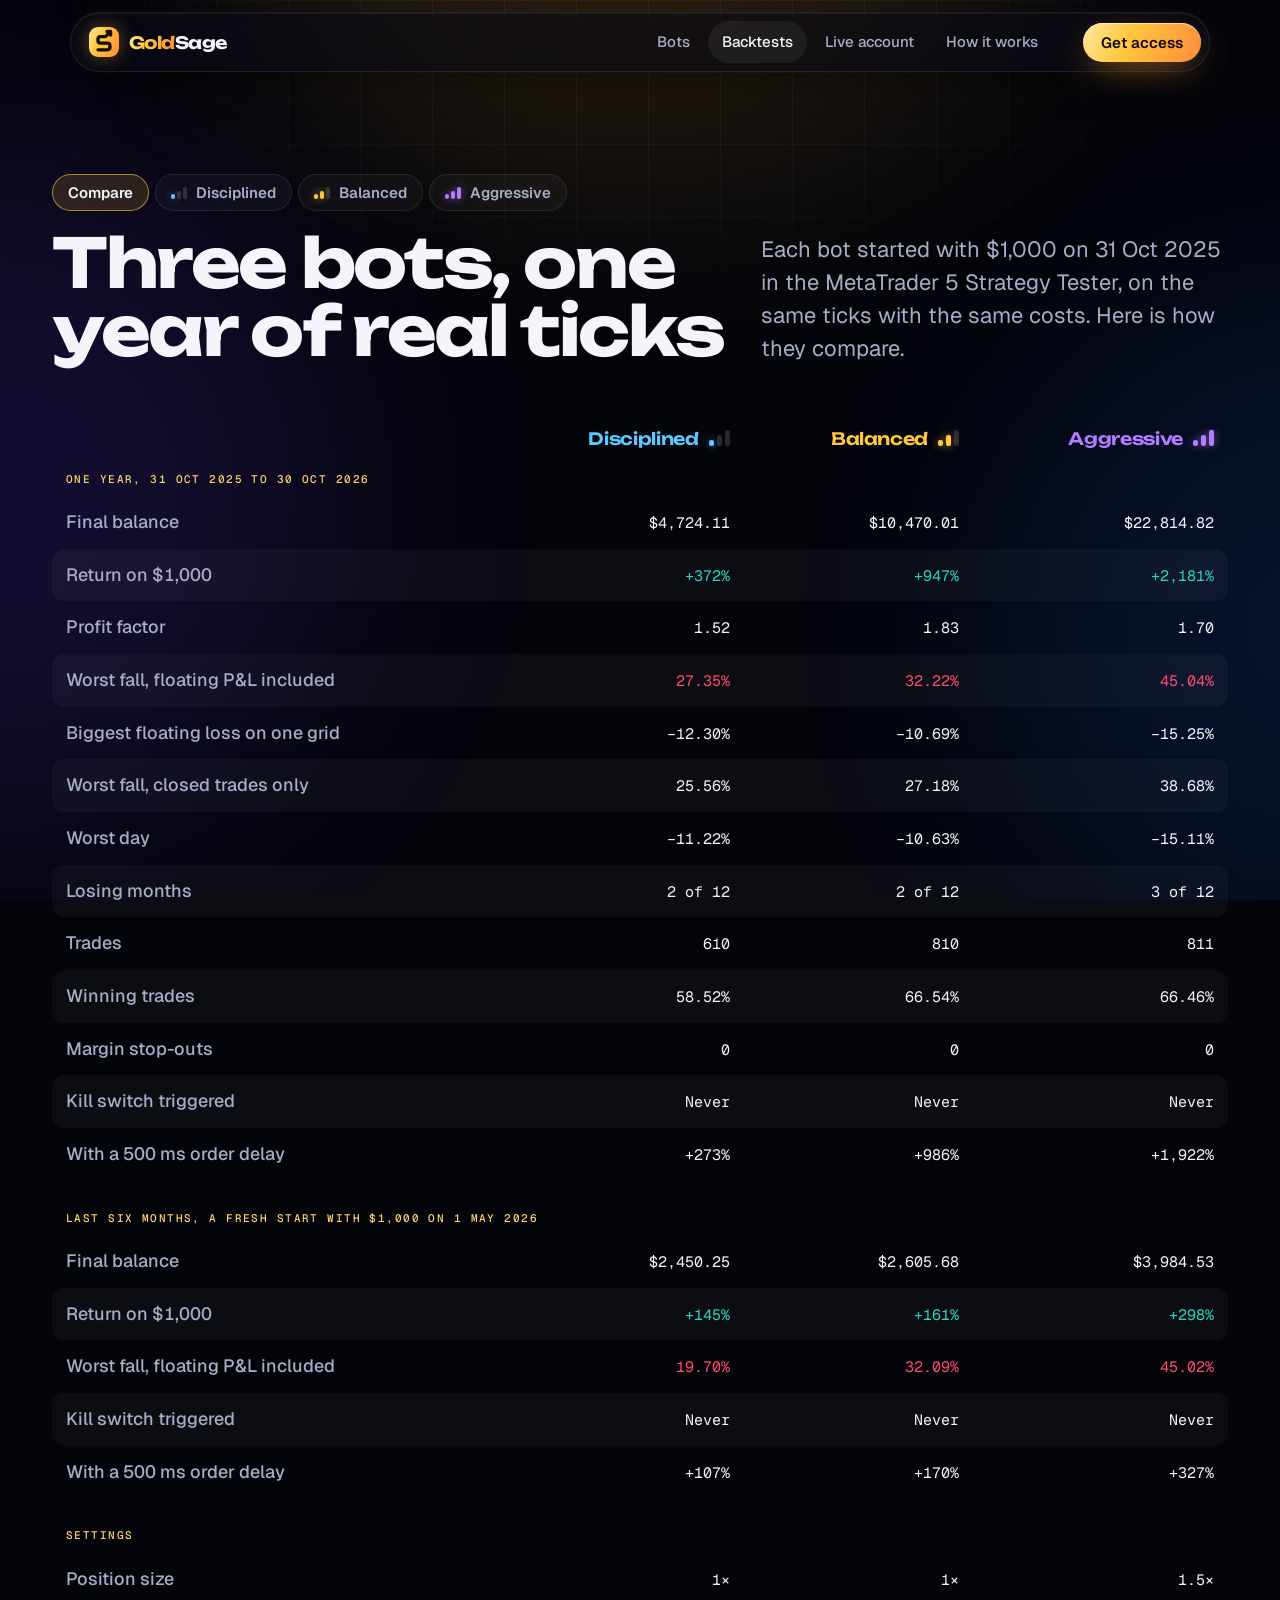
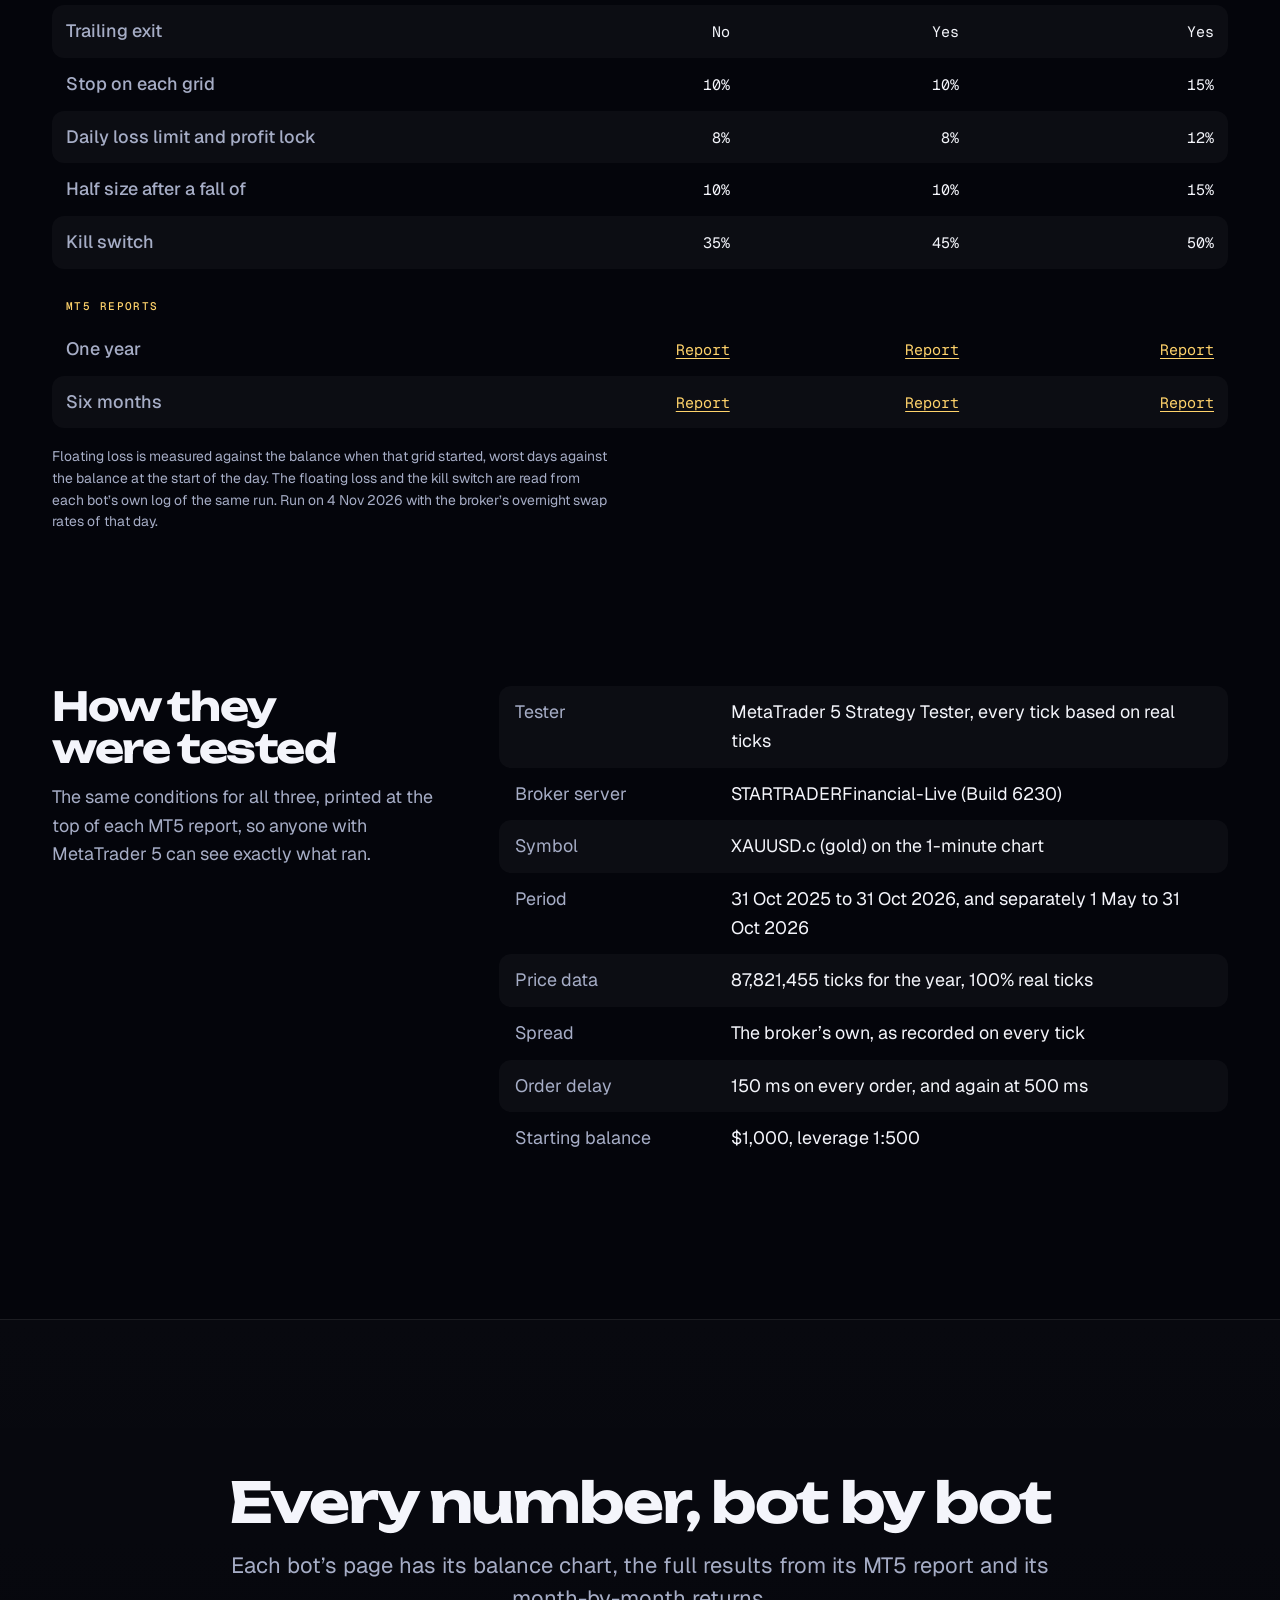
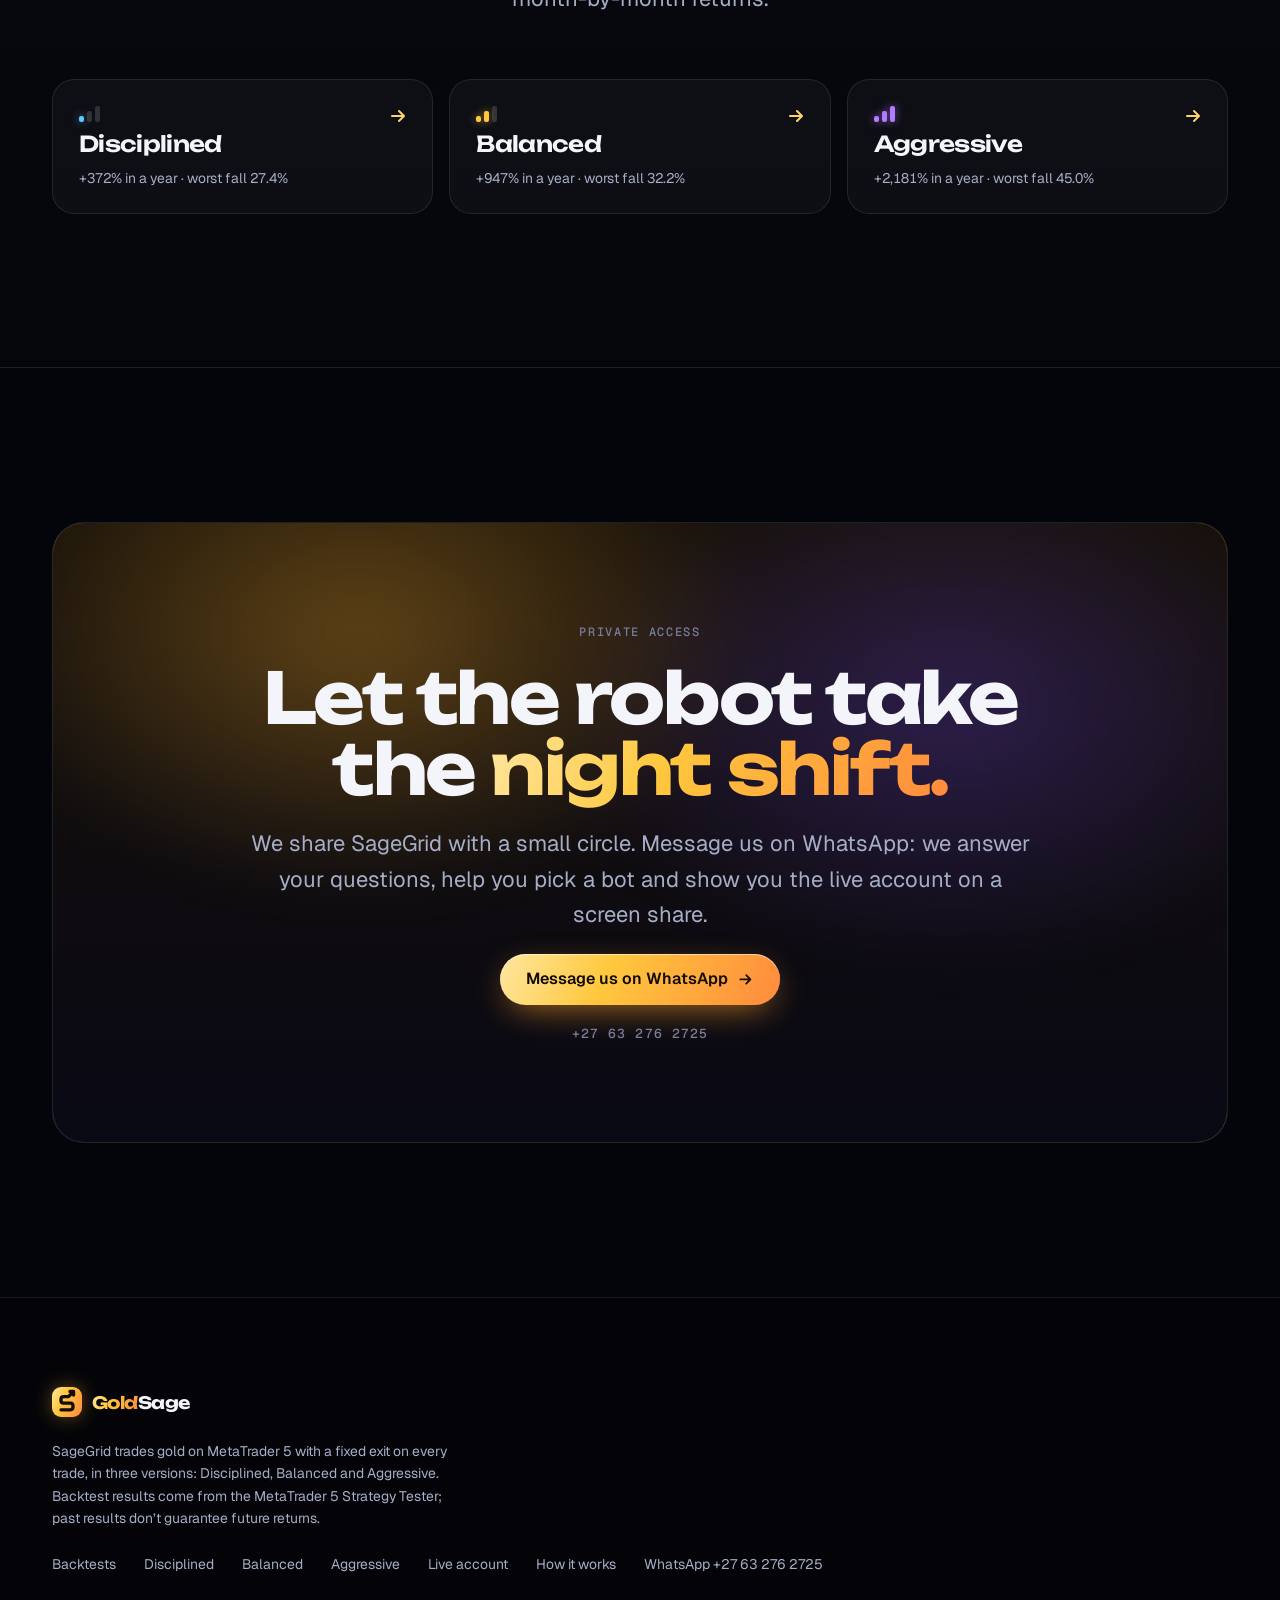
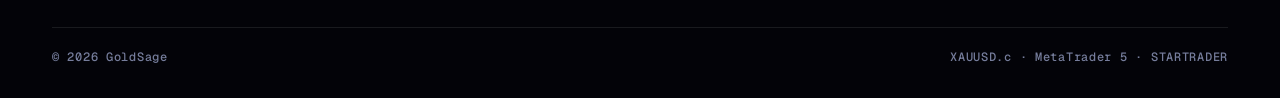
<file: backtest/index.html>
<!doctype html>
<html lang="en">
<head>
<title>Gold Grid Bot Backtests: Three Bots, One Year of Real Ticks | GoldSage</title>
<meta name="description" content="Backtest results of the SageGrid gold grid bot: Disciplined, Balanced and Aggressive side by side, one year and six months in the MetaTrader 5 Strategy Tester on real XAUUSD ticks, with worst falls and kill switches.">
<meta charset="utf-8">
<meta name="viewport" content="width=device-width, initial-scale=1">
<meta name="robots" content="index, follow, max-image-preview:large">
<link rel="canonical" href="https://goldsagefx.com/backtest/">
<meta property="og:url" content="https://goldsagefx.com/backtest/">
<meta name="theme-color" content="#04050B">
<link rel="icon" href="data:image/svg+xml,%3Csvg xmlns=%22http://www.w3.org/2000/svg%22 viewBox=%220 0 100 100%22%3E%3Cdefs%3E%3ClinearGradient id=%22gold%22 x1=%220%22 y1=%220%22 x2=%221%22 y2=%221%22%3E%3Cstop offset=%220%22 stop-color=%22%23FFE9A8%22/%3E%3Cstop offset=%22.45%22 stop-color=%22%23FFC83D%22/%3E%3Cstop offset=%221%22 stop-color=%22%23FF8A3D%22/%3E%3C/linearGradient%3E%3C/defs%3E%3Crect width=%22100%22 height=%22100%22 rx=%2227%22 fill=%22url%28%23gold%29%22/%3E%3Cpath d=%22M30 76H61Q70 76 70 67V63Q70 54 61 54H39Q30 54 30 45V41Q30 32 39 32H55L71 16%22 fill=%22none%22 stroke=%22%23140B00%22 stroke-width=%2211%22 stroke-linecap=%22round%22 stroke-linejoin=%22round%22/%3E%3Cpath d=%22M60 15H72V27%22 fill=%22none%22 stroke=%22%23140B00%22 stroke-width=%2211%22 stroke-linecap=%22round%22 stroke-linejoin=%22round%22/%3E%3C/svg%3E">
<link rel="apple-touch-icon" href="../assets/touch-icon.png">
<meta property="og:type" content="website">
<meta property="og:site_name" content="GoldSage">
<meta property="og:title" content="GoldSage: gold trading that runs itself">
<meta property="og:description" content="SageGrid, a gold robot for MetaTrader 5, in three versions. One-year MT5 backtests and six months live.">
<meta property="og:image" content="https://goldsagefx.com/assets/og.png">
<meta property="og:image:width" content="1200">
<meta property="og:image:height" content="630">
<meta name="twitter:card" content="summary_large_image">
<link rel="preconnect" href="https://fonts.googleapis.com">
<link rel="preconnect" href="https://fonts.gstatic.com" crossorigin>
<link rel="stylesheet" href="https://fonts.googleapis.com/css2?family=Geist:wght@400..700&family=Geist+Mono:wght@400..600&family=Unbounded:wght@500..800&display=swap">
<link rel="stylesheet" href="../assets/site.css?v=aa93f6fc">


</head>
<body>
<a class="skip" href="#main">Skip to content</a>
<div class="fx" aria-hidden="true"><div class="fx-aurora"><i></i><i></i><i></i></div><div class="fx-grid"></div></div>
<header class="site-head">
  <div class="bar">
    <a class="wordmark" href="../" aria-label="GoldSage home">
      <span class="mark"><svg viewBox="0 0 100 100" aria-hidden="true"><path d="M30 76H61Q70 76 70 67V63Q70 54 61 54H39Q30 54 30 45V41Q30 32 39 32H55L71 16" fill="none" stroke="#140B00" stroke-width="11" stroke-linecap="round" stroke-linejoin="round"/><path d="M60 15H72V27" fill="none" stroke="#140B00" stroke-width="11" stroke-linecap="round" stroke-linejoin="round"/></svg></span>
      <span><span class="grad">Gold</span>Sage</span>
    </a>
    <nav class="nav" id="nav" aria-label="Pages">
      <a href="../#bots">Bots</a>
      <a href="../backtest/" aria-current="page">Backtests</a>
      <a href="../live/" >Live account</a>
      <a href="../how/" >How it works</a>
    </nav>
    <a class="btn btn--small" href="https://wa.me/27632762725?text=Hi%20GoldSage%2C%20I%27d%20like%20access%20to%20SageGrid">Get access</a>
    <button class="menu-btn" type="button" aria-expanded="false" aria-controls="nav" aria-label="Menu"><span></span><span></span></button>
  </div>
</header>

<main id="main">

  <section class="page-head" aria-labelledby="page-title">
    <div class="wrap grid">
      <div class="stack">
        <nav class="botnav" aria-label="Bots">
  <a href="../backtest/" aria-current="page">Compare</a>
  <a style="--acc:var(--acc-disciplined)" href="../backtest/disciplined/"><span class="lvl" data-level="1" aria-hidden="true"><i></i><i></i><i></i></span>Disciplined</a><a style="--acc:var(--acc-balanced)" href="../backtest/balanced/"><span class="lvl" data-level="2" aria-hidden="true"><i></i><i></i><i></i></span>Balanced</a><a style="--acc:var(--acc-aggressive)" href="../backtest/aggressive/"><span class="lvl" data-level="3" aria-hidden="true"><i></i><i></i><i></i></span>Aggressive</a>
</nav>

        <h1 id="page-title">Three bots, one year of real ticks</h1>
      </div>
      <p class="lead">Each bot started with $1,000 on 31 Oct 2025 in the MetaTrader&nbsp;5 Strategy Tester, on the same ticks with the same costs. Here is how they compare.</p>
    </div>
  </section>

  <section aria-labelledby="compare-title">
    <div class="wrap">
      <h2 id="compare-title" class="sr-only">The three bots compared</h2>
      <div class="table-scroll">
        <table class="table compare">
          <thead>
            <tr>
              <td></td>
              <th scope="col" class="r" style="--acc:var(--acc-disciplined)"><a href="../backtest/disciplined/" style="color:var(--acc)">Disciplined</a><span class="lvl" data-level="1" role="img" aria-label="Risk 1 of 3"><i></i><i></i><i></i></span></th><th scope="col" class="r" style="--acc:var(--acc-balanced)"><a href="../backtest/balanced/" style="color:var(--acc)">Balanced</a><span class="lvl" data-level="2" role="img" aria-label="Risk 2 of 3"><i></i><i></i><i></i></span></th><th scope="col" class="r" style="--acc:var(--acc-aggressive)"><a href="../backtest/aggressive/" style="color:var(--acc)">Aggressive</a><span class="lvl" data-level="3" role="img" aria-label="Risk 3 of 3"><i></i><i></i><i></i></span></th>
            </tr>
          </thead>
          <tbody>
            <tr class="group"><th scope="rowgroup" colspan="4">One year, 31 Oct 2025 to 30 Oct 2026</th></tr>
            <tr><th scope="row">Final balance</th><td class="r">$4,724.11</td><td class="r">$10,470.01</td><td class="r">$22,814.82</td></tr>
            <tr><th scope="row">Return on $1,000</th><td class="r pos">+372%</td><td class="r pos">+947%</td><td class="r pos">+2,181%</td></tr>
            <tr><th scope="row">Profit factor</th><td class="r">1.52</td><td class="r">1.83</td><td class="r">1.70</td></tr>
            <tr><th scope="row">Worst fall, floating P&amp;L included</th><td class="r neg">27.35%</td><td class="r neg">32.22%</td><td class="r neg">45.04%</td></tr>
            <tr><th scope="row">Biggest floating loss on one grid</th><td class="r">−12.30%</td><td class="r">−10.69%</td><td class="r">−15.25%</td></tr>
            <tr><th scope="row">Worst fall, closed trades only</th><td class="r">25.56%</td><td class="r">27.18%</td><td class="r">38.68%</td></tr>
            <tr><th scope="row">Worst day</th><td class="r">−11.22%</td><td class="r">−10.63%</td><td class="r">−15.11%</td></tr>
            <tr><th scope="row">Losing months</th><td class="r">2 of 12</td><td class="r">2 of 12</td><td class="r">3 of 12</td></tr>
            <tr><th scope="row">Trades</th><td class="r">610</td><td class="r">810</td><td class="r">811</td></tr>
            <tr><th scope="row">Winning trades</th><td class="r">58.52%</td><td class="r">66.54%</td><td class="r">66.46%</td></tr>
            <tr><th scope="row">Margin stop-outs</th><td class="r">0</td><td class="r">0</td><td class="r">0</td></tr>
            <tr><th scope="row">Kill switch triggered</th><td class="r">Never</td><td class="r">Never</td><td class="r">Never</td></tr>
            <tr><th scope="row">With a 500 ms order delay</th><td class="r">+273%</td><td class="r">+986%</td><td class="r">+1,922%</td></tr>
          </tbody>
          <tbody>
            <tr class="group"><th scope="rowgroup" colspan="4">Last six months, a fresh start with $1,000 on 1 May 2026</th></tr>
            <tr><th scope="row">Final balance</th><td class="r">$2,450.25</td><td class="r">$2,605.68</td><td class="r">$3,984.53</td></tr>
            <tr><th scope="row">Return on $1,000</th><td class="r pos">+145%</td><td class="r pos">+161%</td><td class="r pos">+298%</td></tr>
            <tr><th scope="row">Worst fall, floating P&amp;L included</th><td class="r neg">19.70%</td><td class="r neg">32.09%</td><td class="r neg">45.02%</td></tr>
            <tr><th scope="row">Kill switch triggered</th><td class="r">Never</td><td class="r">Never</td><td class="r">Never</td></tr>
            <tr><th scope="row">With a 500 ms order delay</th><td class="r">+107%</td><td class="r">+170%</td><td class="r">+327%</td></tr>
          </tbody>
          <tbody>
            <tr class="group"><th scope="rowgroup" colspan="4">Settings</th></tr>
            <tr><th scope="row">Position size</th><td class="r">1&times;</td><td class="r">1&times;</td><td class="r">1.5&times;</td></tr>
            <tr><th scope="row">Trailing exit</th><td class="r">No</td><td class="r">Yes</td><td class="r">Yes</td></tr>
            <tr><th scope="row">Stop on each grid</th><td class="r">10%</td><td class="r">10%</td><td class="r">15%</td></tr>
            <tr><th scope="row">Daily loss limit and profit lock</th><td class="r">8%</td><td class="r">8%</td><td class="r">12%</td></tr>
            <tr><th scope="row">Half size after a fall of</th><td class="r">10%</td><td class="r">10%</td><td class="r">15%</td></tr>
            <tr><th scope="row">Kill switch</th><td class="r">35%</td><td class="r">45%</td><td class="r">50%</td></tr>
          </tbody>
          <tbody>
            <tr class="group"><th scope="rowgroup" colspan="4">MT5 reports</th></tr>
            <tr><th scope="row">One year</th><td class="r"><a href="../report/disciplined_1y.html" target="_blank" rel="noopener">Report</a></td><td class="r"><a href="../report/balanced_1y.html" target="_blank" rel="noopener">Report</a></td><td class="r"><a href="../report/aggressive_1y.html" target="_blank" rel="noopener">Report</a></td></tr>
            <tr><th scope="row">Six months</th><td class="r"><a href="../report/disciplined_6m.html" target="_blank" rel="noopener">Report</a></td><td class="r"><a href="../report/balanced_6m.html" target="_blank" rel="noopener">Report</a></td><td class="r"><a href="../report/aggressive_6m.html" target="_blank" rel="noopener">Report</a></td></tr>
          </tbody>
        </table>
      </div>
      <p class="small" style="margin-top:18px">Floating loss is measured against the balance when that grid started, worst days against the balance at the start of the day. The floating loss and the kill switch are read from each bot&rsquo;s own log of the same run. Run on 4 Nov 2026 with the broker&rsquo;s overnight swap rates of that day.</p>
    </div>
  </section>

  <section class="section" aria-labelledby="setup-title">
    <div class="wrap split">
      <div class="side stack">
        <h2 id="setup-title">How they were tested</h2>
        <p>The same conditions for all three, printed at the top of each MT5 report, so anyone with MetaTrader&nbsp;5 can see exactly what ran.</p>
      </div>
      <dl class="facts main">
        <dt>Tester</dt><dd>MetaTrader 5 Strategy Tester, every tick based on real ticks</dd>
        <dt>Broker server</dt><dd>STARTRADERFinancial-Live (Build 6230)</dd>
        <dt>Symbol</dt><dd>XAUUSD.c (gold) on the 1-minute chart</dd>
        <dt>Period</dt><dd>31 Oct 2025 to 31 Oct 2026, and separately 1 May to 31 Oct 2026</dd>
        <dt>Price data</dt><dd>87,821,455 ticks for the year, 100% real ticks</dd>
        <dt>Spread</dt><dd>The broker&rsquo;s own, as recorded on every tick</dd>
        <dt>Order delay</dt><dd>150&nbsp;ms on every order, and again at 500&nbsp;ms</dd>
        <dt>Starting balance</dt><dd>$1,000, leverage 1:500</dd>
      </dl>
    </div>
  </section>

  <section class="section band" aria-labelledby="pick-title">
    <div class="wrap">
      <div class="section-head">
        <h2 id="pick-title">Every number, bot by bot</h2>
        <p>Each bot&rsquo;s page has its balance chart, the full results from its MT5 report and its month-by-month returns.</p>
      </div>
      <div class="pick">
        
        <a class="pick-card" href="../backtest/disciplined/" style="--acc:var(--acc-disciplined)">
          <span class="lvl" data-level="1" aria-hidden="true"><i></i><i></i><i></i></span>
          <b>Disciplined</b>
          <span>+372% in a year &middot; worst fall 27.4%</span>
          <svg viewBox="0 0 20 20" aria-hidden="true"><path d="M4 10h11M11 5l5 5-5 5" fill="none" stroke="currentColor" stroke-width="2" stroke-linecap="round" stroke-linejoin="round"/></svg>
        </a>
        
        <a class="pick-card" href="../backtest/balanced/" style="--acc:var(--acc-balanced)">
          <span class="lvl" data-level="2" aria-hidden="true"><i></i><i></i><i></i></span>
          <b>Balanced</b>
          <span>+947% in a year &middot; worst fall 32.2%</span>
          <svg viewBox="0 0 20 20" aria-hidden="true"><path d="M4 10h11M11 5l5 5-5 5" fill="none" stroke="currentColor" stroke-width="2" stroke-linecap="round" stroke-linejoin="round"/></svg>
        </a>
        
        <a class="pick-card" href="../backtest/aggressive/" style="--acc:var(--acc-aggressive)">
          <span class="lvl" data-level="3" aria-hidden="true"><i></i><i></i><i></i></span>
          <b>Aggressive</b>
          <span>+2,181% in a year &middot; worst fall 45.0%</span>
          <svg viewBox="0 0 20 20" aria-hidden="true"><path d="M4 10h11M11 5l5 5-5 5" fill="none" stroke="currentColor" stroke-width="2" stroke-linecap="round" stroke-linejoin="round"/></svg>
        </a>
        
      </div>
    </div>
  </section>

  <section class="section" aria-labelledby="cta-title">
  <div class="wrap">
    <div class="cta glow-border reveal">
      <span class="kicker">Private access</span>
      <h2 id="cta-title">Let the robot take the <span class="grad">night shift.</span></h2>
      <p>We share SageGrid with a small circle. Message us on WhatsApp: we answer your questions, help you pick a bot and show you the live account on a screen share.</p>
      <a class="btn" href="https://wa.me/27632762725?text=Hi%20GoldSage%2C%20I%27d%20like%20access%20to%20SageGrid">
        Message us on WhatsApp
        <svg viewBox="0 0 20 20" aria-hidden="true"><path d="M4 10h11M11 5l5 5-5 5" fill="none" stroke="currentColor" stroke-width="2" stroke-linecap="round" stroke-linejoin="round"/></svg>
      </a>
      <span class="phone">+27 63 276 2725</span>
    </div>
  </div>
</section>

</main>
<footer class="site-foot">
  <div class="wrap">
    <div class="foot-top">
      <div>
        <a class="wordmark" href="../" aria-label="GoldSage home">
          <span class="mark"><svg viewBox="0 0 100 100" aria-hidden="true"><path d="M30 76H61Q70 76 70 67V63Q70 54 61 54H39Q30 54 30 45V41Q30 32 39 32H55L71 16" fill="none" stroke="#140B00" stroke-width="11" stroke-linecap="round" stroke-linejoin="round"/><path d="M60 15H72V27" fill="none" stroke="#140B00" stroke-width="11" stroke-linecap="round" stroke-linejoin="round"/></svg></span>
          <span><span class="grad">Gold</span>Sage</span>
        </a>
        <p>SageGrid trades gold on MetaTrader 5 with a fixed exit on every trade, in three versions: Disciplined, Balanced and Aggressive. Backtest results come from the MetaTrader 5 Strategy Tester; past results don&rsquo;t guarantee future returns.</p>
      </div>
      <nav class="foot-nav" aria-label="Footer">
        <a href="../backtest/">Backtests</a>
        <a href="../backtest/disciplined/">Disciplined</a>
        <a href="../backtest/balanced/">Balanced</a>
        <a href="../backtest/aggressive/">Aggressive</a>
        <a href="../live/">Live account</a>
        <a href="../how/">How it works</a>
        <a href="https://wa.me/27632762725">WhatsApp +27 63 276 2725</a>
      </nav>
    </div>
    <div class="foot-bottom">
      <span>&copy; 2026 GoldSage</span>
      <span>XAUUSD.c &middot; MetaTrader 5 &middot; STARTRADER</span>
    </div>
  </div>
</footer>
<script src="../assets/data.js?v=9b55c6f1"></script>
<script src="../assets/site.js?v=6e3b8d21"></script>

</body>
</html>
</file>
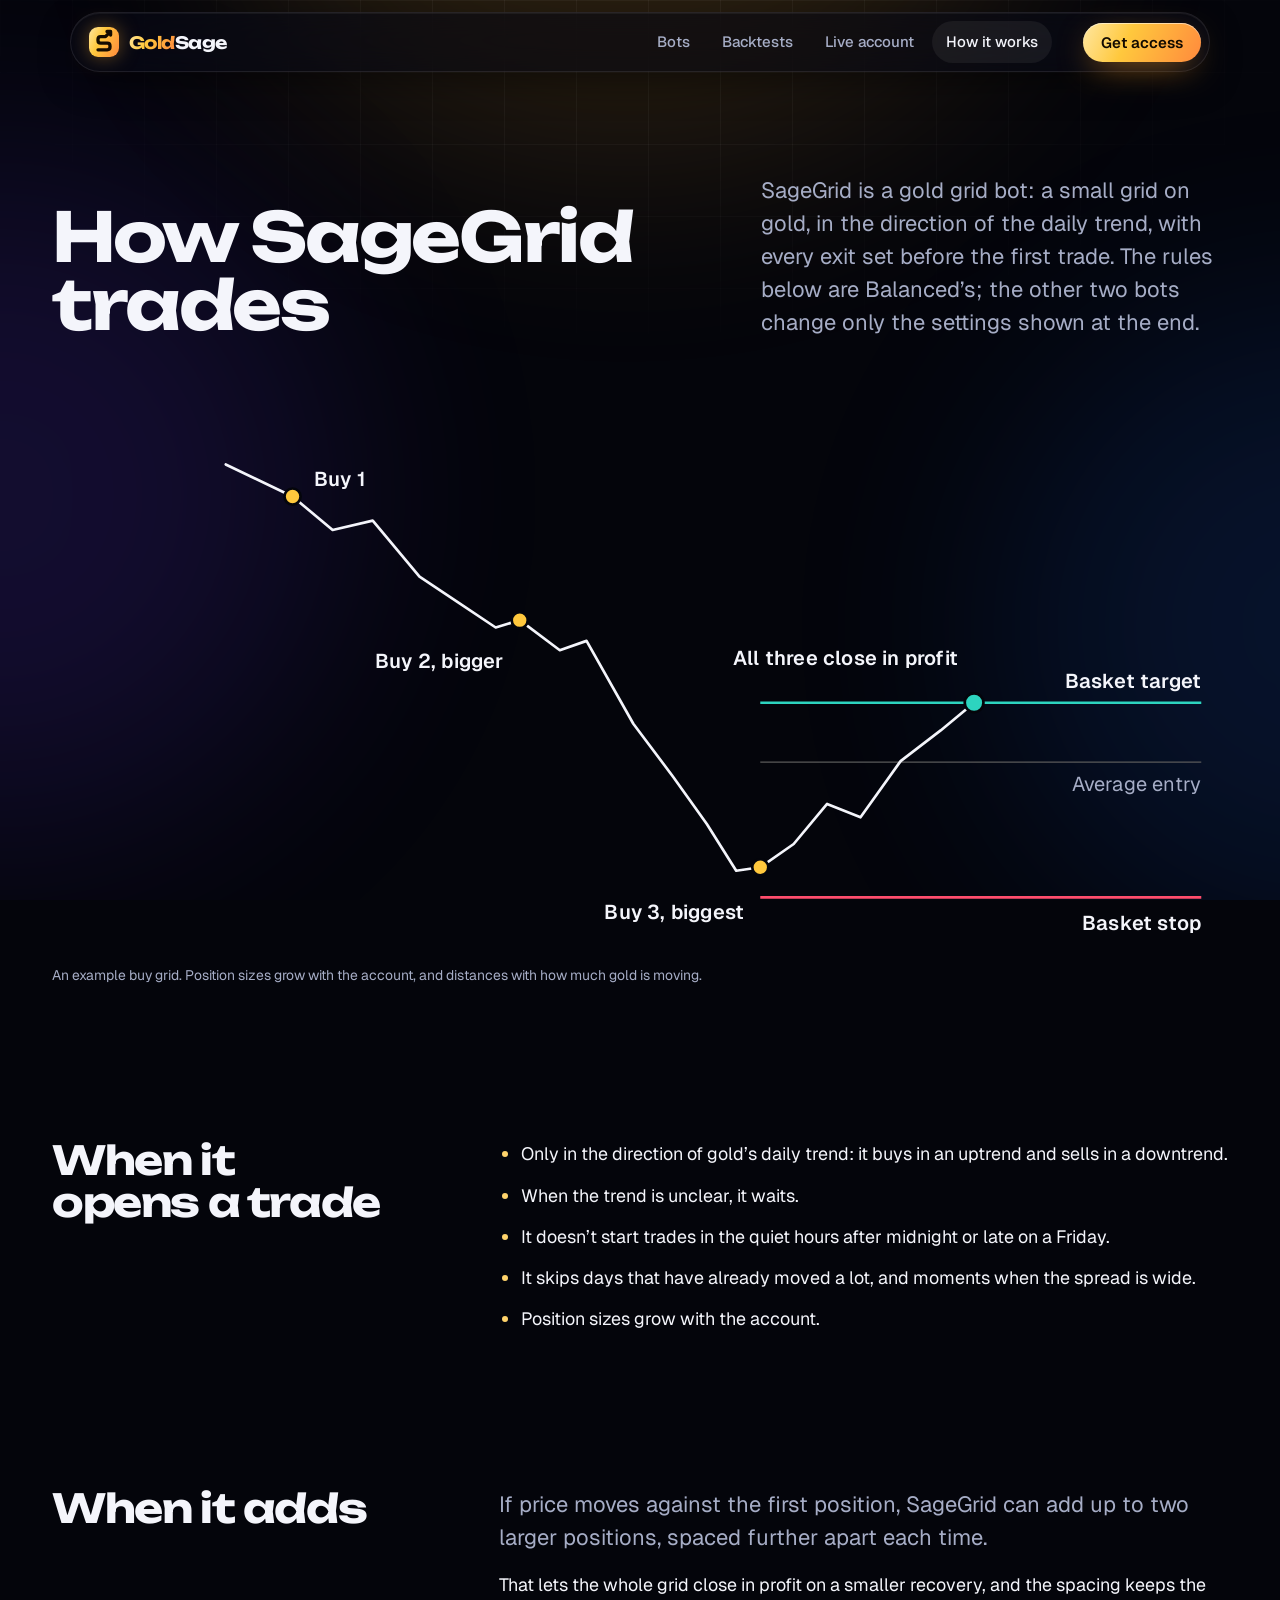
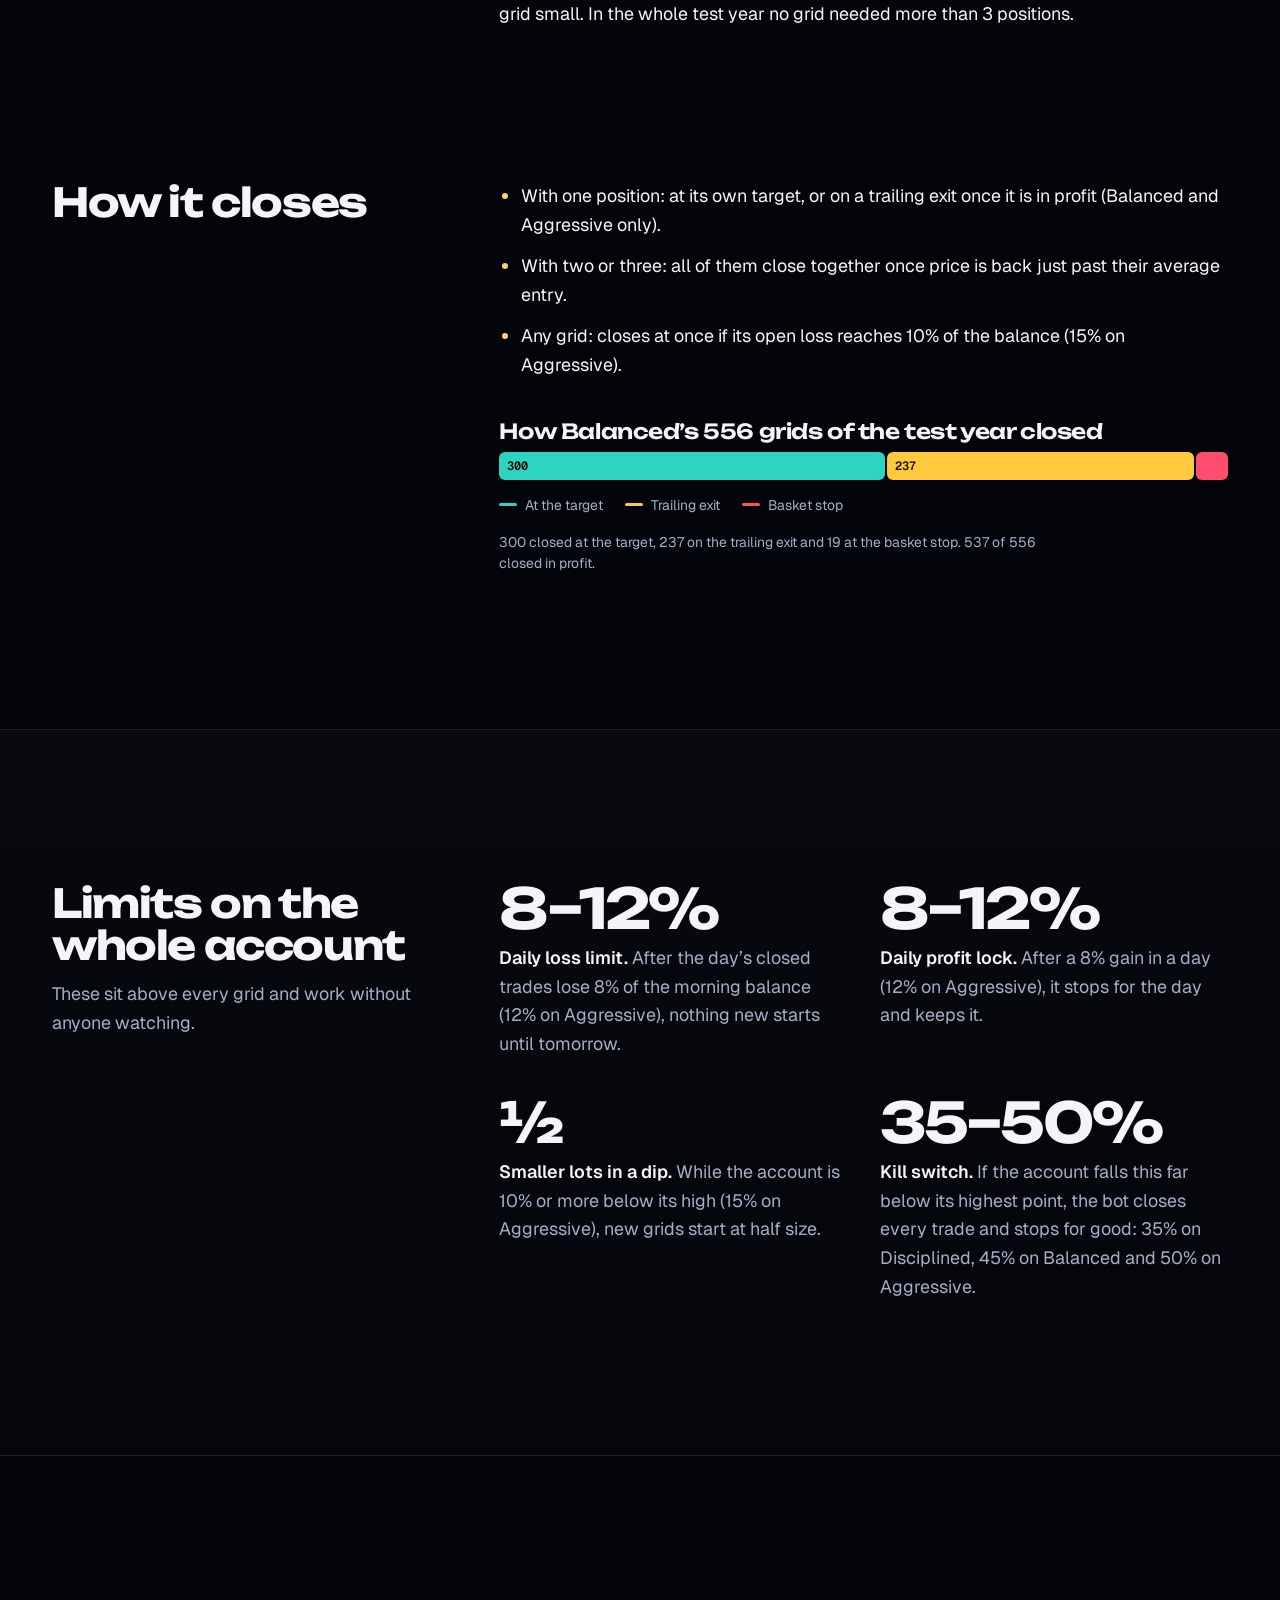
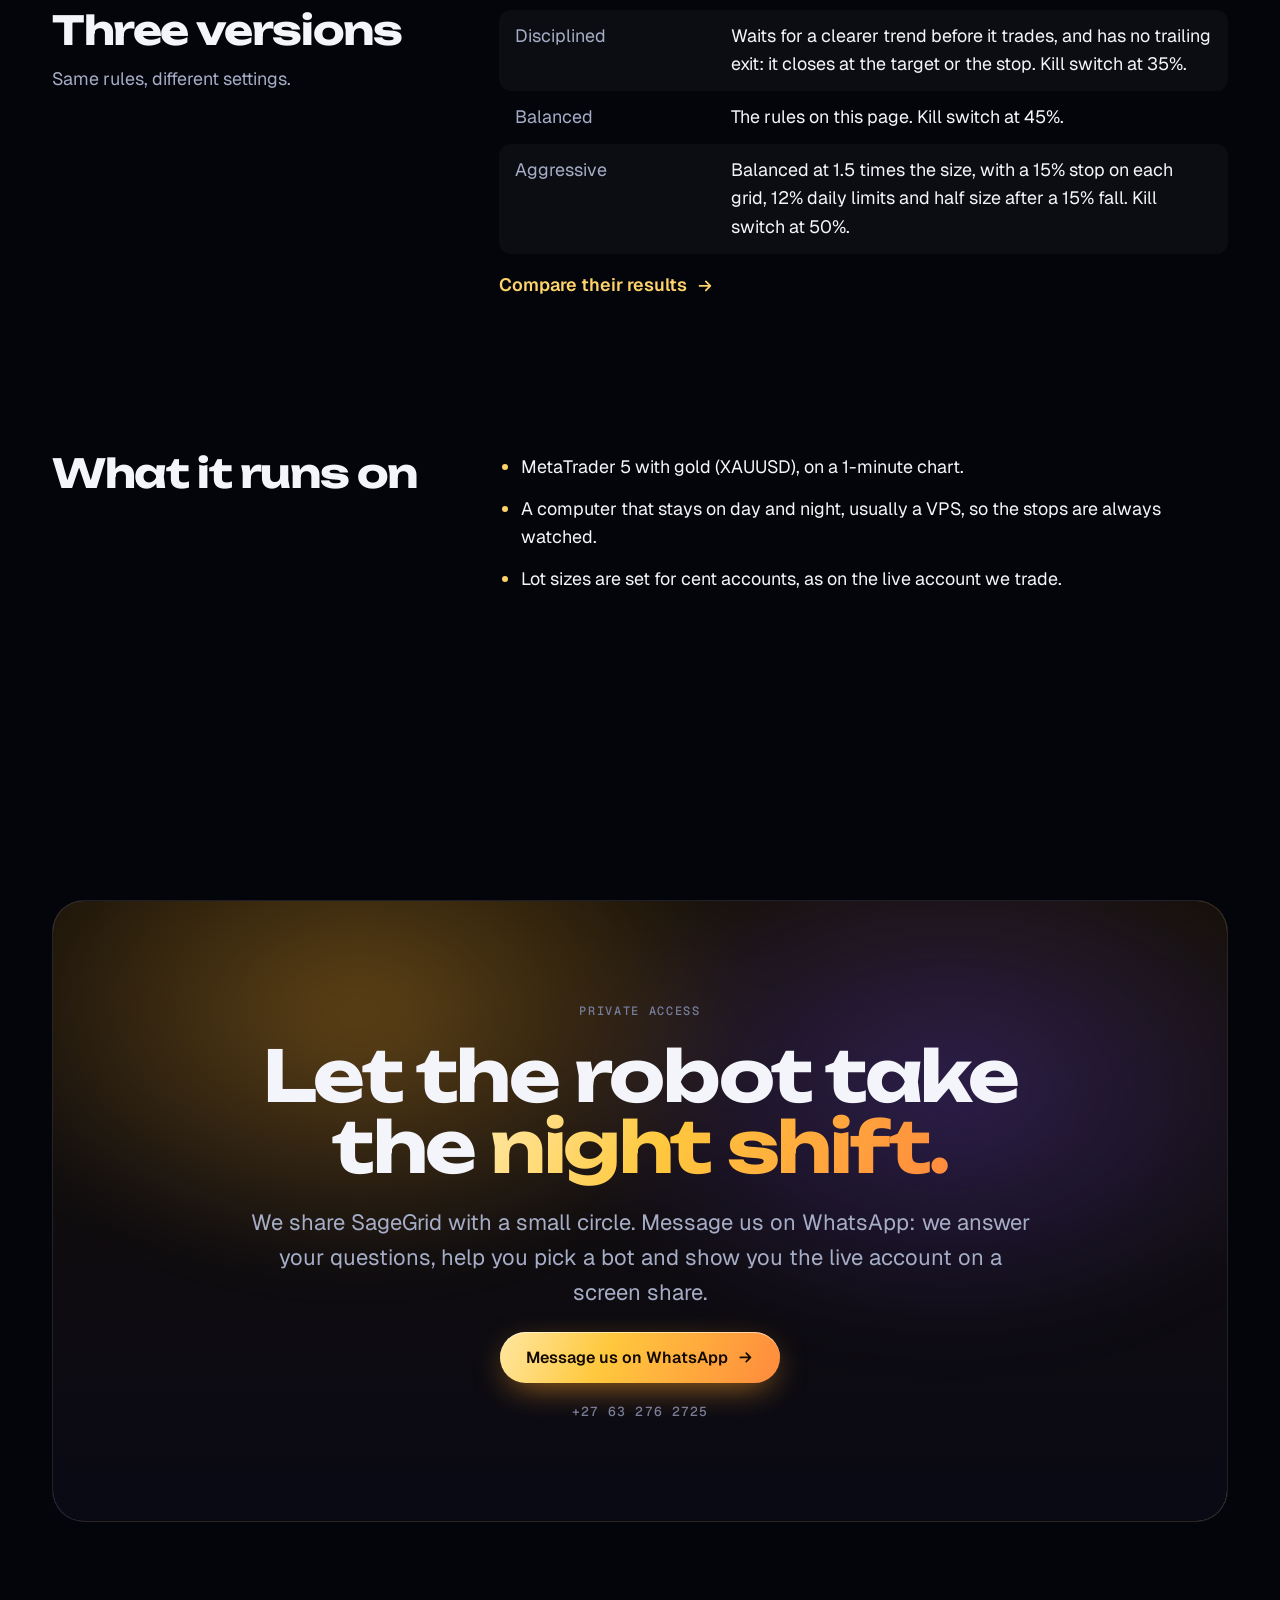
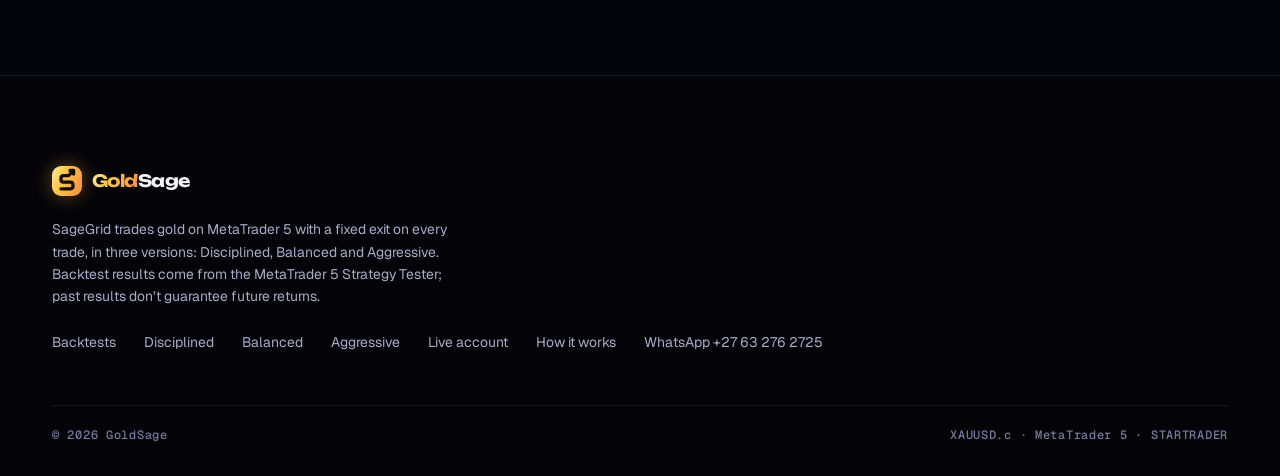
<file: how/index.html>
<!doctype html>
<html lang="en">
<head>
<title>How the SageGrid Gold Grid Bot Trades | GoldSage</title>
<meta name="description" content="How SageGrid, a gold grid trading bot for MetaTrader 5, works: it trades with gold's daily trend, builds a small grid, closes it all together, and protects the account with daily limits and a kill switch.">
<meta charset="utf-8">
<meta name="viewport" content="width=device-width, initial-scale=1">
<meta name="robots" content="index, follow, max-image-preview:large">
<link rel="canonical" href="https://goldsagefx.com/how/">
<meta property="og:url" content="https://goldsagefx.com/how/">
<meta name="theme-color" content="#04050B">
<link rel="icon" href="data:image/svg+xml,%3Csvg xmlns=%22http://www.w3.org/2000/svg%22 viewBox=%220 0 100 100%22%3E%3Cdefs%3E%3ClinearGradient id=%22gold%22 x1=%220%22 y1=%220%22 x2=%221%22 y2=%221%22%3E%3Cstop offset=%220%22 stop-color=%22%23FFE9A8%22/%3E%3Cstop offset=%22.45%22 stop-color=%22%23FFC83D%22/%3E%3Cstop offset=%221%22 stop-color=%22%23FF8A3D%22/%3E%3C/linearGradient%3E%3C/defs%3E%3Crect width=%22100%22 height=%22100%22 rx=%2227%22 fill=%22url%28%23gold%29%22/%3E%3Cpath d=%22M30 76H61Q70 76 70 67V63Q70 54 61 54H39Q30 54 30 45V41Q30 32 39 32H55L71 16%22 fill=%22none%22 stroke=%22%23140B00%22 stroke-width=%2211%22 stroke-linecap=%22round%22 stroke-linejoin=%22round%22/%3E%3Cpath d=%22M60 15H72V27%22 fill=%22none%22 stroke=%22%23140B00%22 stroke-width=%2211%22 stroke-linecap=%22round%22 stroke-linejoin=%22round%22/%3E%3C/svg%3E">
<link rel="apple-touch-icon" href="../assets/touch-icon.png">
<meta property="og:type" content="website">
<meta property="og:site_name" content="GoldSage">
<meta property="og:title" content="GoldSage: gold trading that runs itself">
<meta property="og:description" content="SageGrid, a gold robot for MetaTrader 5, in three versions. One-year MT5 backtests and six months live.">
<meta property="og:image" content="https://goldsagefx.com/assets/og.png">
<meta property="og:image:width" content="1200">
<meta property="og:image:height" content="630">
<meta name="twitter:card" content="summary_large_image">
<link rel="preconnect" href="https://fonts.googleapis.com">
<link rel="preconnect" href="https://fonts.gstatic.com" crossorigin>
<link rel="stylesheet" href="https://fonts.googleapis.com/css2?family=Geist:wght@400..700&family=Geist+Mono:wght@400..600&family=Unbounded:wght@500..800&display=swap">
<link rel="stylesheet" href="../assets/site.css?v=aa93f6fc">


</head>
<body>
<a class="skip" href="#main">Skip to content</a>
<div class="fx" aria-hidden="true"><div class="fx-aurora"><i></i><i></i><i></i></div><div class="fx-grid"></div></div>
<header class="site-head">
  <div class="bar">
    <a class="wordmark" href="../" aria-label="GoldSage home">
      <span class="mark"><svg viewBox="0 0 100 100" aria-hidden="true"><path d="M30 76H61Q70 76 70 67V63Q70 54 61 54H39Q30 54 30 45V41Q30 32 39 32H55L71 16" fill="none" stroke="#140B00" stroke-width="11" stroke-linecap="round" stroke-linejoin="round"/><path d="M60 15H72V27" fill="none" stroke="#140B00" stroke-width="11" stroke-linecap="round" stroke-linejoin="round"/></svg></span>
      <span><span class="grad">Gold</span>Sage</span>
    </a>
    <nav class="nav" id="nav" aria-label="Pages">
      <a href="../#bots">Bots</a>
      <a href="../backtest/" >Backtests</a>
      <a href="../live/" >Live account</a>
      <a href="../how/" aria-current="page">How it works</a>
    </nav>
    <a class="btn btn--small" href="https://wa.me/27632762725?text=Hi%20GoldSage%2C%20I%27d%20like%20access%20to%20SageGrid">Get access</a>
    <button class="menu-btn" type="button" aria-expanded="false" aria-controls="nav" aria-label="Menu"><span></span><span></span></button>
  </div>
</header>

<main id="main">

  <section class="page-head" aria-labelledby="page-title">
    <div class="wrap grid">
      <h1 id="page-title">How SageGrid trades</h1>
      <p class="lead">SageGrid is a gold grid bot: a small grid on gold, in the direction of the daily trend, with every exit set before the first trade. The rules below are Balanced&rsquo;s; the other two bots change only the settings shown at the end.</p>
    </div>
  </section>

  <section aria-labelledby="example-title">
    <div class="wrap">
      <h2 id="example-title" class="sr-only">A grid from start to finish</h2>
      <figure style="margin:0">
        <div class="diagram-scroll">
  <svg class="diagram" viewBox="0 0 880 410" role="img" aria-labelledby="grid-title grid-desc">
    <title id="grid-title">How a SageGrid buy grid works</title>
    <desc id="grid-desc">Price falls after the first buy. SageGrid adds a bigger second buy lower down and a bigger third buy further down. The basket target sits just above the average entry, with the basket stop below. Price recovers to the target and all three positions close together in profit.</desc>

    <!-- basket lines after the third buy -->
    <line x1="530" y1="224.3" x2="860" y2="224.3" stroke="var(--gain)" stroke-width="2"/>
    <line x1="530" y1="268.7" x2="860" y2="268.7" stroke="#5a5a5a" stroke-width="1"/>
    <line x1="530" y1="370" x2="860" y2="370" stroke="var(--loss)" stroke-width="2"/>
    <text x="860" y="213" text-anchor="end" class="bold">Basket target</text>
    <text x="860" y="290" text-anchor="end" class="soft">Average entry</text>
    <text x="860" y="394" text-anchor="end" class="bold">Basket stop</text>

    <!-- price -->
    <polyline fill="none" stroke="var(--ink)" stroke-width="2" stroke-linejoin="round" stroke-linecap="round"
      points="130,46 180,70 210,95 240,88 275,130 305,150 332,168 350,162.5 380,185 400,178 435,240 465,280 490,315 512,350 530,347.4 555,330 580,300 605,310 635,268 665,245 690,224.3"/>

    <!-- entries and the close -->
    <g stroke="var(--bg)" stroke-width="2">
      <circle cx="180" cy="70" r="6" fill="var(--gold)"/>
      <circle cx="350" cy="162.5" r="6" fill="var(--gold)"/>
      <circle cx="530" cy="347.4" r="6" fill="var(--gold)"/>
      <circle cx="690" cy="224.3" r="7" fill="var(--gain)"/>
    </g>
    <text x="196" y="62" class="bold">Buy 1</text>
    <text x="338" y="198" text-anchor="end" class="bold">Buy 2, bigger</text>
    <text x="518" y="386" text-anchor="end" class="bold">Buy 3, biggest</text>
    <text x="678" y="196" text-anchor="end" class="bold">All three close in profit</text>
  </svg>
</div>

        <figcaption style="margin-top:14px">An example buy grid. Position sizes grow with the account, and distances with how much gold is moving.</figcaption>
      </figure>
    </div>
  </section>

  <section class="section" aria-labelledby="open-title">
    <div class="wrap split">
      <div class="side"><h2 id="open-title">When it opens a trade</h2></div>
      <div class="main prose">
        <ul>
          <li>Only in the direction of gold&rsquo;s daily trend: it buys in an uptrend and sells in a downtrend.</li>
          <li>When the trend is unclear, it waits.</li>
          <li>It doesn&rsquo;t start trades in the quiet hours after midnight or late on a Friday.</li>
          <li>It skips days that have already moved a lot, and moments when the spread is wide.</li>
          <li>Position sizes grow with the account.</li>
        </ul>
      </div>
    </div>
  </section>

  <section class="section" style="padding-top:0" aria-labelledby="add-title">
    <div class="wrap split">
      <div class="side"><h2 id="add-title">When it adds</h2></div>
      <div class="main stack">
        <p class="lead">If price moves against the first position, SageGrid can add up to two larger positions, spaced further apart each time.</p>
        <p>That lets the whole grid close in profit on a smaller recovery, and the spacing keeps the grid small. In the whole test year no grid needed more than 3 positions.</p>
      </div>
    </div>
  </section>

  <section class="section" style="padding-top:0" aria-labelledby="close-title">
    <div class="wrap split">
      <div class="side"><h2 id="close-title">How it closes</h2></div>
      <div class="main prose stack-lg">
        <ul>
          <li>With one position: at its own target, or on a trailing exit once it is in profit (Balanced and Aggressive only).</li>
          <li>With two or three: all of them close together once price is back just past their average entry.</li>
          <li>Any grid: closes at once if its open loss reaches 10% of the balance (15% on Aggressive).</li>
        </ul>
        <div>
          <h3>How Balanced&rsquo;s 556 grids of the test year closed</h3>
          <div class="seg" role="img" aria-label="300 at the target, 237 on the trailing exit, 19 at the stop">
            <span style="flex:300;background:var(--gain)">300</span>
            <span style="flex:237;background:var(--gold)">237</span>
            <span style="flex:19;background:var(--loss)"></span>
          </div>
          <ul class="legend" style="margin-top:14px">
            <li><i style="background:var(--gain)"></i>At the target</li>
            <li><i style="background:var(--gold)"></i>Trailing exit</li>
            <li><i style="background:var(--loss)"></i>Basket stop</li>
          </ul>
          <p class="small">300 closed at the target, 237 on the trailing exit and 19 at the basket stop. 537 of 556 closed in profit.</p>
        </div>
      </div>
    </div>
  </section>

  <section class="band section" aria-labelledby="limits-title">
    <div class="wrap split">
      <div class="side">
        <h2 id="limits-title">Limits on the whole account</h2>
        <p>These sit above every grid and work without anyone watching.</p>
      </div>
      <dl class="limits">
        <div><dt>8–12%</dt><dd><strong>Daily loss limit.</strong> After the day&rsquo;s closed trades lose 8% of the morning balance (12% on Aggressive), nothing new starts until tomorrow.</dd></div>
        <div><dt>8–12%</dt><dd><strong>Daily profit lock.</strong> After a 8% gain in a day (12% on Aggressive), it stops for the day and keeps it.</dd></div>
        <div><dt>&frac12;</dt><dd><strong>Smaller lots in a dip.</strong> While the account is 10% or more below its high (15% on Aggressive), new grids start at half size.</dd></div>
        <div><dt>35–50%</dt><dd><strong>Kill switch.</strong> If the account falls this far below its highest point, the bot closes every trade and stops for good: 35% on Disciplined, 45% on Balanced and 50% on Aggressive.</dd></div>
      </dl>
    </div>
  </section>

  <section class="section" aria-labelledby="versions-title">
    <div class="wrap split">
      <div class="side">
        <h2 id="versions-title">Three versions</h2>
        <p>Same rules, different settings.</p>
      </div>
      <div class="main stack">
        <dl class="facts">
          <dt>Disciplined</dt><dd>Waits for a clearer trend before it trades, and has no trailing exit: it closes at the target or the stop. Kill switch at 35%.</dd>
          <dt>Balanced</dt><dd>The rules on this page. Kill switch at 45%.</dd>
          <dt>Aggressive</dt><dd>Balanced at 1.5 times the size, with a 15% stop on each grid, 12% daily limits and half size after a 15% fall. Kill switch at 50%.</dd>
        </dl>
        <p><a class="more" href="../backtest/">Compare their results
          <svg viewBox="0 0 20 20" aria-hidden="true"><path d="M4 10h11M11 5l5 5-5 5" fill="none" stroke="currentColor" stroke-width="2" stroke-linecap="round" stroke-linejoin="round"/></svg></a></p>
      </div>
    </div>
  </section>

  <section class="section" style="padding-top:0" aria-labelledby="needs-title">
    <div class="wrap split">
      <div class="side"><h2 id="needs-title">What it runs on</h2></div>
      <div class="main prose">
        <ul>
          <li>MetaTrader&nbsp;5 with gold (XAUUSD), on a 1-minute chart.</li>
          <li>A computer that stays on day and night, usually a VPS, so the stops are always watched.</li>
          <li>Lot sizes are set for cent accounts, as on the live account we trade.</li>
        </ul>
      </div>
    </div>
  </section>

  <section class="section" aria-labelledby="cta-title">
  <div class="wrap">
    <div class="cta glow-border reveal">
      <span class="kicker">Private access</span>
      <h2 id="cta-title">Let the robot take the <span class="grad">night shift.</span></h2>
      <p>We share SageGrid with a small circle. Message us on WhatsApp: we answer your questions, help you pick a bot and show you the live account on a screen share.</p>
      <a class="btn" href="https://wa.me/27632762725?text=Hi%20GoldSage%2C%20I%27d%20like%20access%20to%20SageGrid">
        Message us on WhatsApp
        <svg viewBox="0 0 20 20" aria-hidden="true"><path d="M4 10h11M11 5l5 5-5 5" fill="none" stroke="currentColor" stroke-width="2" stroke-linecap="round" stroke-linejoin="round"/></svg>
      </a>
      <span class="phone">+27 63 276 2725</span>
    </div>
  </div>
</section>

</main>
<footer class="site-foot">
  <div class="wrap">
    <div class="foot-top">
      <div>
        <a class="wordmark" href="../" aria-label="GoldSage home">
          <span class="mark"><svg viewBox="0 0 100 100" aria-hidden="true"><path d="M30 76H61Q70 76 70 67V63Q70 54 61 54H39Q30 54 30 45V41Q30 32 39 32H55L71 16" fill="none" stroke="#140B00" stroke-width="11" stroke-linecap="round" stroke-linejoin="round"/><path d="M60 15H72V27" fill="none" stroke="#140B00" stroke-width="11" stroke-linecap="round" stroke-linejoin="round"/></svg></span>
          <span><span class="grad">Gold</span>Sage</span>
        </a>
        <p>SageGrid trades gold on MetaTrader 5 with a fixed exit on every trade, in three versions: Disciplined, Balanced and Aggressive. Backtest results come from the MetaTrader 5 Strategy Tester; past results don&rsquo;t guarantee future returns.</p>
      </div>
      <nav class="foot-nav" aria-label="Footer">
        <a href="../backtest/">Backtests</a>
        <a href="../backtest/disciplined/">Disciplined</a>
        <a href="../backtest/balanced/">Balanced</a>
        <a href="../backtest/aggressive/">Aggressive</a>
        <a href="../live/">Live account</a>
        <a href="../how/">How it works</a>
        <a href="https://wa.me/27632762725">WhatsApp +27 63 276 2725</a>
      </nav>
    </div>
    <div class="foot-bottom">
      <span>&copy; 2026 GoldSage</span>
      <span>XAUUSD.c &middot; MetaTrader 5 &middot; STARTRADER</span>
    </div>
  </div>
</footer>
<script src="../assets/data.js?v=9b55c6f1"></script>
<script src="../assets/site.js?v=6e3b8d21"></script>

</body>
</html>
</file>
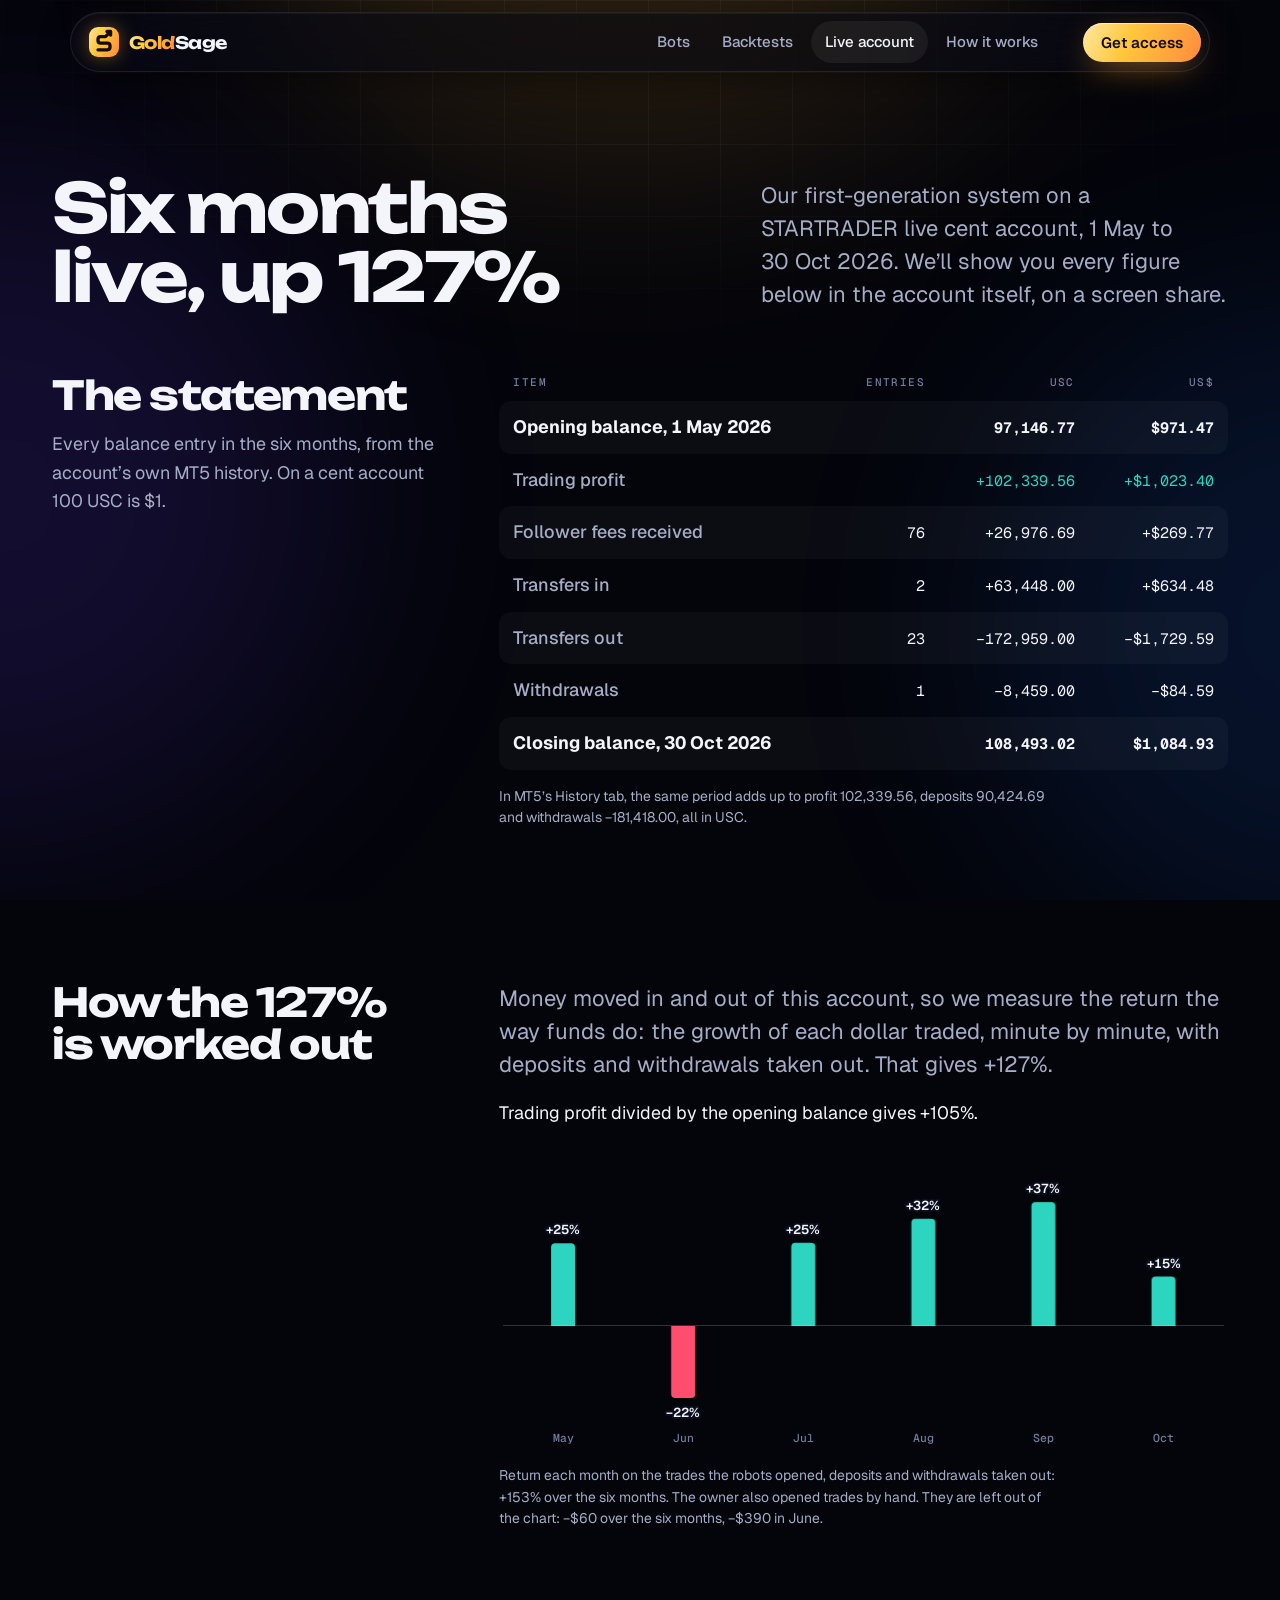
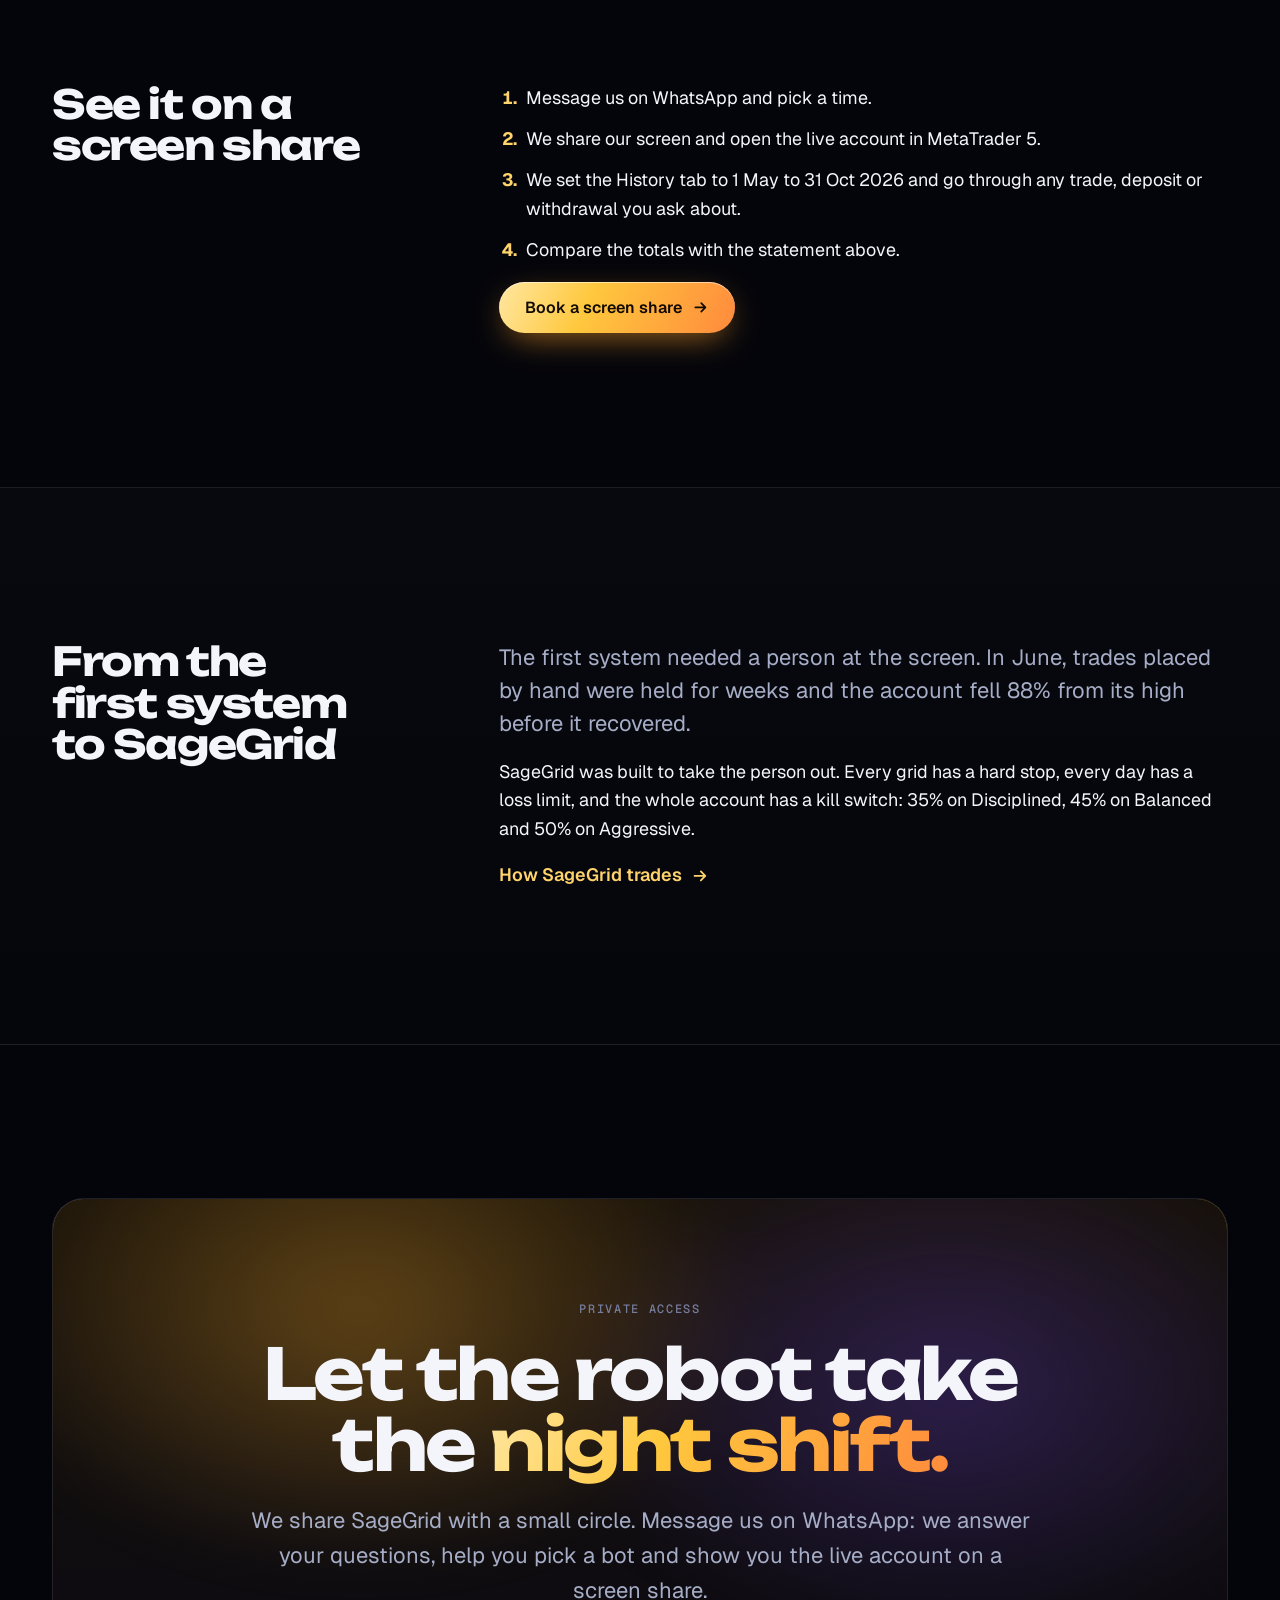
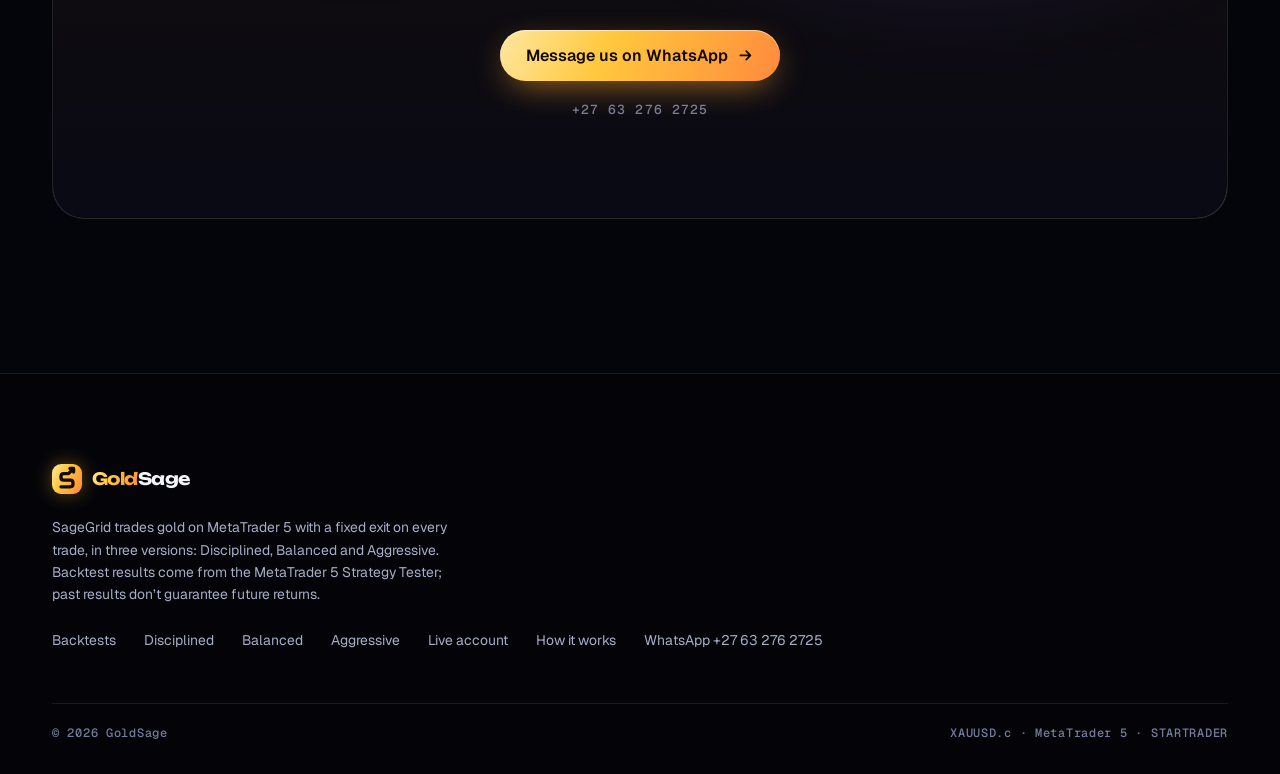
<file: live/index.html>
<!doctype html>
<html lang="en">
<head>
<title>Gold Trading Bot Live Account: +127% in Six Months | GoldSage</title>
<meta name="description" content="Six months of our first-generation gold trading bot on a live STARTRADER cent account, 1 May to 30 Oct 2026: the full statement with every deposit and withdrawal, and how the return is worked out.">
<meta charset="utf-8">
<meta name="viewport" content="width=device-width, initial-scale=1">
<meta name="robots" content="index, follow, max-image-preview:large">
<link rel="canonical" href="https://goldsagefx.com/live/">
<meta property="og:url" content="https://goldsagefx.com/live/">
<meta name="theme-color" content="#04050B">
<link rel="icon" href="data:image/svg+xml,%3Csvg xmlns=%22http://www.w3.org/2000/svg%22 viewBox=%220 0 100 100%22%3E%3Cdefs%3E%3ClinearGradient id=%22gold%22 x1=%220%22 y1=%220%22 x2=%221%22 y2=%221%22%3E%3Cstop offset=%220%22 stop-color=%22%23FFE9A8%22/%3E%3Cstop offset=%22.45%22 stop-color=%22%23FFC83D%22/%3E%3Cstop offset=%221%22 stop-color=%22%23FF8A3D%22/%3E%3C/linearGradient%3E%3C/defs%3E%3Crect width=%22100%22 height=%22100%22 rx=%2227%22 fill=%22url%28%23gold%29%22/%3E%3Cpath d=%22M30 76H61Q70 76 70 67V63Q70 54 61 54H39Q30 54 30 45V41Q30 32 39 32H55L71 16%22 fill=%22none%22 stroke=%22%23140B00%22 stroke-width=%2211%22 stroke-linecap=%22round%22 stroke-linejoin=%22round%22/%3E%3Cpath d=%22M60 15H72V27%22 fill=%22none%22 stroke=%22%23140B00%22 stroke-width=%2211%22 stroke-linecap=%22round%22 stroke-linejoin=%22round%22/%3E%3C/svg%3E">
<link rel="apple-touch-icon" href="../assets/touch-icon.png">
<meta property="og:type" content="website">
<meta property="og:site_name" content="GoldSage">
<meta property="og:title" content="GoldSage: gold trading that runs itself">
<meta property="og:description" content="SageGrid, a gold robot for MetaTrader 5, in three versions. One-year MT5 backtests and six months live.">
<meta property="og:image" content="https://goldsagefx.com/assets/og.png">
<meta property="og:image:width" content="1200">
<meta property="og:image:height" content="630">
<meta name="twitter:card" content="summary_large_image">
<link rel="preconnect" href="https://fonts.googleapis.com">
<link rel="preconnect" href="https://fonts.gstatic.com" crossorigin>
<link rel="stylesheet" href="https://fonts.googleapis.com/css2?family=Geist:wght@400..700&family=Geist+Mono:wght@400..600&family=Unbounded:wght@500..800&display=swap">
<link rel="stylesheet" href="../assets/site.css?v=aa93f6fc">


</head>
<body>
<a class="skip" href="#main">Skip to content</a>
<div class="fx" aria-hidden="true"><div class="fx-aurora"><i></i><i></i><i></i></div><div class="fx-grid"></div></div>
<header class="site-head">
  <div class="bar">
    <a class="wordmark" href="../" aria-label="GoldSage home">
      <span class="mark"><svg viewBox="0 0 100 100" aria-hidden="true"><path d="M30 76H61Q70 76 70 67V63Q70 54 61 54H39Q30 54 30 45V41Q30 32 39 32H55L71 16" fill="none" stroke="#140B00" stroke-width="11" stroke-linecap="round" stroke-linejoin="round"/><path d="M60 15H72V27" fill="none" stroke="#140B00" stroke-width="11" stroke-linecap="round" stroke-linejoin="round"/></svg></span>
      <span><span class="grad">Gold</span>Sage</span>
    </a>
    <nav class="nav" id="nav" aria-label="Pages">
      <a href="../#bots">Bots</a>
      <a href="../backtest/" >Backtests</a>
      <a href="../live/" aria-current="page">Live account</a>
      <a href="../how/" >How it works</a>
    </nav>
    <a class="btn btn--small" href="https://wa.me/27632762725?text=Hi%20GoldSage%2C%20I%27d%20like%20access%20to%20SageGrid">Get access</a>
    <button class="menu-btn" type="button" aria-expanded="false" aria-controls="nav" aria-label="Menu"><span></span><span></span></button>
  </div>
</header>

<main id="main">

  <section class="page-head" aria-labelledby="page-title">
    <div class="wrap grid">
      <h1 id="page-title">Six months live, up 127%</h1>
      <p class="lead">Our first-generation system on a STARTRADER live cent account, 1&nbsp;May to 30&nbsp;Oct 2026. We&rsquo;ll show you every figure below in the account itself, on a screen share.</p>
    </div>
  </section>

  <section aria-labelledby="statement-title">
    <div class="wrap split">
      <div class="side stack">
        <h2 id="statement-title">The statement</h2>
        <p>Every balance entry in the six months, from the account&rsquo;s own MT5 history. On a cent account 100&nbsp;USC is $1.</p>
      </div>
      <div class="main">
        <div class="table-scroll">
          <table class="table">
            <thead>
              <tr><th scope="col">Item</th><th scope="col" class="r">Entries</th><th scope="col" class="r">USC</th><th scope="col" class="r">US$</th></tr>
            </thead>
            <tbody>
              <tr class="total"><th scope="row">Opening balance, 1 May 2026</th><td class="r"></td><td class="r">97,146.77</td><td class="r">$971.47</td></tr>
              <tr><th scope="row">Trading profit</th><td class="r"></td><td class="r pos">+102,339.56</td><td class="r pos">+$1,023.40</td></tr>
              <tr><th scope="row">Follower fees received</th><td class="r">76</td><td class="r">+26,976.69</td><td class="r">+$269.77</td></tr>
              <tr><th scope="row">Transfers in</th><td class="r">2</td><td class="r">+63,448.00</td><td class="r">+$634.48</td></tr>
              <tr><th scope="row">Transfers out</th><td class="r">23</td><td class="r">−172,959.00</td><td class="r">−$1,729.59</td></tr>
              <tr><th scope="row">Withdrawals</th><td class="r">1</td><td class="r">−8,459.00</td><td class="r">−$84.59</td></tr>
              <tr class="total"><th scope="row">Closing balance, 30 Oct 2026</th><td class="r"></td><td class="r">108,493.02</td><td class="r">$1,084.93</td></tr>
            </tbody>
          </table>
        </div>
        <p class="small" style="margin-top:16px">In MT5&rsquo;s History tab, the same period adds up to profit 102,339.56, deposits 90,424.69 and withdrawals −181,418.00, all in USC.</p>
      </div>
    </div>
  </section>

  <section class="section" aria-labelledby="return-title">
    <div class="wrap split">
      <div class="side stack">
        <h2 id="return-title">How the 127% is worked out</h2>
      </div>
      <div class="main stack">
        <p class="lead">Money moved in and out of this account, so we measure the return the way funds do: the growth of each dollar traded, minute by minute, with deposits and withdrawals taken out. That gives +127%.</p>
        <p>Trading profit divided by the opening balance gives +105%.</p>
        <div class="chart" data-chart="months" data-src="live" style="height:280px;margin-top:40px" aria-label="Return each month on the trades the robots opened, May to October 2026"></div>
        <p class="small">Return each month on the trades the robots opened, deposits and withdrawals taken out: <span class="nw">+153%</span> over the six months. The owner also opened trades by hand. They are left out of the chart: <span class="nw">−$60</span> over the six months, <span class="nw">−$390</span> in June.</p>
      </div>
    </div>
  </section>

  <section class="section" style="padding-top:0" aria-labelledby="check-title">
    <div class="wrap split">
      <div class="side stack">
        <h2 id="check-title">See it on a screen share</h2>
      </div>
      <div class="main prose stack">
        <ol>
          <li>Message us on WhatsApp and pick a time.</li>
          <li>We share our screen and open the live account in MetaTrader&nbsp;5.</li>
          <li>We set the History tab to 1 May to 31 Oct 2026 and go through any trade, deposit or withdrawal you ask about.</li>
          <li>Compare the totals with the statement above.</li>
        </ol>
        <p><a class="btn" href="https://wa.me/27632762725?text=Hi%20GoldSage%2C%20I%27d%20like%20to%20see%20the%20live%20account%20on%20a%20screen%20share">Book a screen share
          <svg viewBox="0 0 20 20" aria-hidden="true"><path d="M4 10h11M11 5l5 5-5 5" fill="none" stroke="currentColor" stroke-width="2" stroke-linecap="round" stroke-linejoin="round"/></svg></a></p>
      </div>
    </div>
  </section>

  <section class="band section" aria-labelledby="v2-title">
    <div class="wrap split">
      <div class="side">
        <h2 id="v2-title">From the first system to SageGrid</h2>
      </div>
      <div class="main stack">
        <p class="lead">The first system needed a person at the screen. In June, trades placed by hand were held for weeks and the account fell 88% from its high before it recovered.</p>
        <p>SageGrid was built to take the person out. Every grid has a hard stop, every day has a loss limit, and the whole account has a kill switch: 35% on Disciplined, 45% on Balanced and 50% on Aggressive.</p>
        <p><a class="more" href="../how/">How SageGrid trades
          <svg viewBox="0 0 20 20" aria-hidden="true"><path d="M4 10h11M11 5l5 5-5 5" fill="none" stroke="currentColor" stroke-width="2" stroke-linecap="round" stroke-linejoin="round"/></svg></a></p>
      </div>
    </div>
  </section>

  <section class="section" aria-labelledby="cta-title">
  <div class="wrap">
    <div class="cta glow-border reveal">
      <span class="kicker">Private access</span>
      <h2 id="cta-title">Let the robot take the <span class="grad">night shift.</span></h2>
      <p>We share SageGrid with a small circle. Message us on WhatsApp: we answer your questions, help you pick a bot and show you the live account on a screen share.</p>
      <a class="btn" href="https://wa.me/27632762725?text=Hi%20GoldSage%2C%20I%27d%20like%20access%20to%20SageGrid">
        Message us on WhatsApp
        <svg viewBox="0 0 20 20" aria-hidden="true"><path d="M4 10h11M11 5l5 5-5 5" fill="none" stroke="currentColor" stroke-width="2" stroke-linecap="round" stroke-linejoin="round"/></svg>
      </a>
      <span class="phone">+27 63 276 2725</span>
    </div>
  </div>
</section>

</main>
<footer class="site-foot">
  <div class="wrap">
    <div class="foot-top">
      <div>
        <a class="wordmark" href="../" aria-label="GoldSage home">
          <span class="mark"><svg viewBox="0 0 100 100" aria-hidden="true"><path d="M30 76H61Q70 76 70 67V63Q70 54 61 54H39Q30 54 30 45V41Q30 32 39 32H55L71 16" fill="none" stroke="#140B00" stroke-width="11" stroke-linecap="round" stroke-linejoin="round"/><path d="M60 15H72V27" fill="none" stroke="#140B00" stroke-width="11" stroke-linecap="round" stroke-linejoin="round"/></svg></span>
          <span><span class="grad">Gold</span>Sage</span>
        </a>
        <p>SageGrid trades gold on MetaTrader 5 with a fixed exit on every trade, in three versions: Disciplined, Balanced and Aggressive. Backtest results come from the MetaTrader 5 Strategy Tester; past results don&rsquo;t guarantee future returns.</p>
      </div>
      <nav class="foot-nav" aria-label="Footer">
        <a href="../backtest/">Backtests</a>
        <a href="../backtest/disciplined/">Disciplined</a>
        <a href="../backtest/balanced/">Balanced</a>
        <a href="../backtest/aggressive/">Aggressive</a>
        <a href="../live/">Live account</a>
        <a href="../how/">How it works</a>
        <a href="https://wa.me/27632762725">WhatsApp +27 63 276 2725</a>
      </nav>
    </div>
    <div class="foot-bottom">
      <span>&copy; 2026 GoldSage</span>
      <span>XAUUSD.c &middot; MetaTrader 5 &middot; STARTRADER</span>
    </div>
  </div>
</footer>
<script src="../assets/data.js?v=9b55c6f1"></script>
<script src="../assets/site.js?v=6e3b8d21"></script>

</body>
</html>
</file>
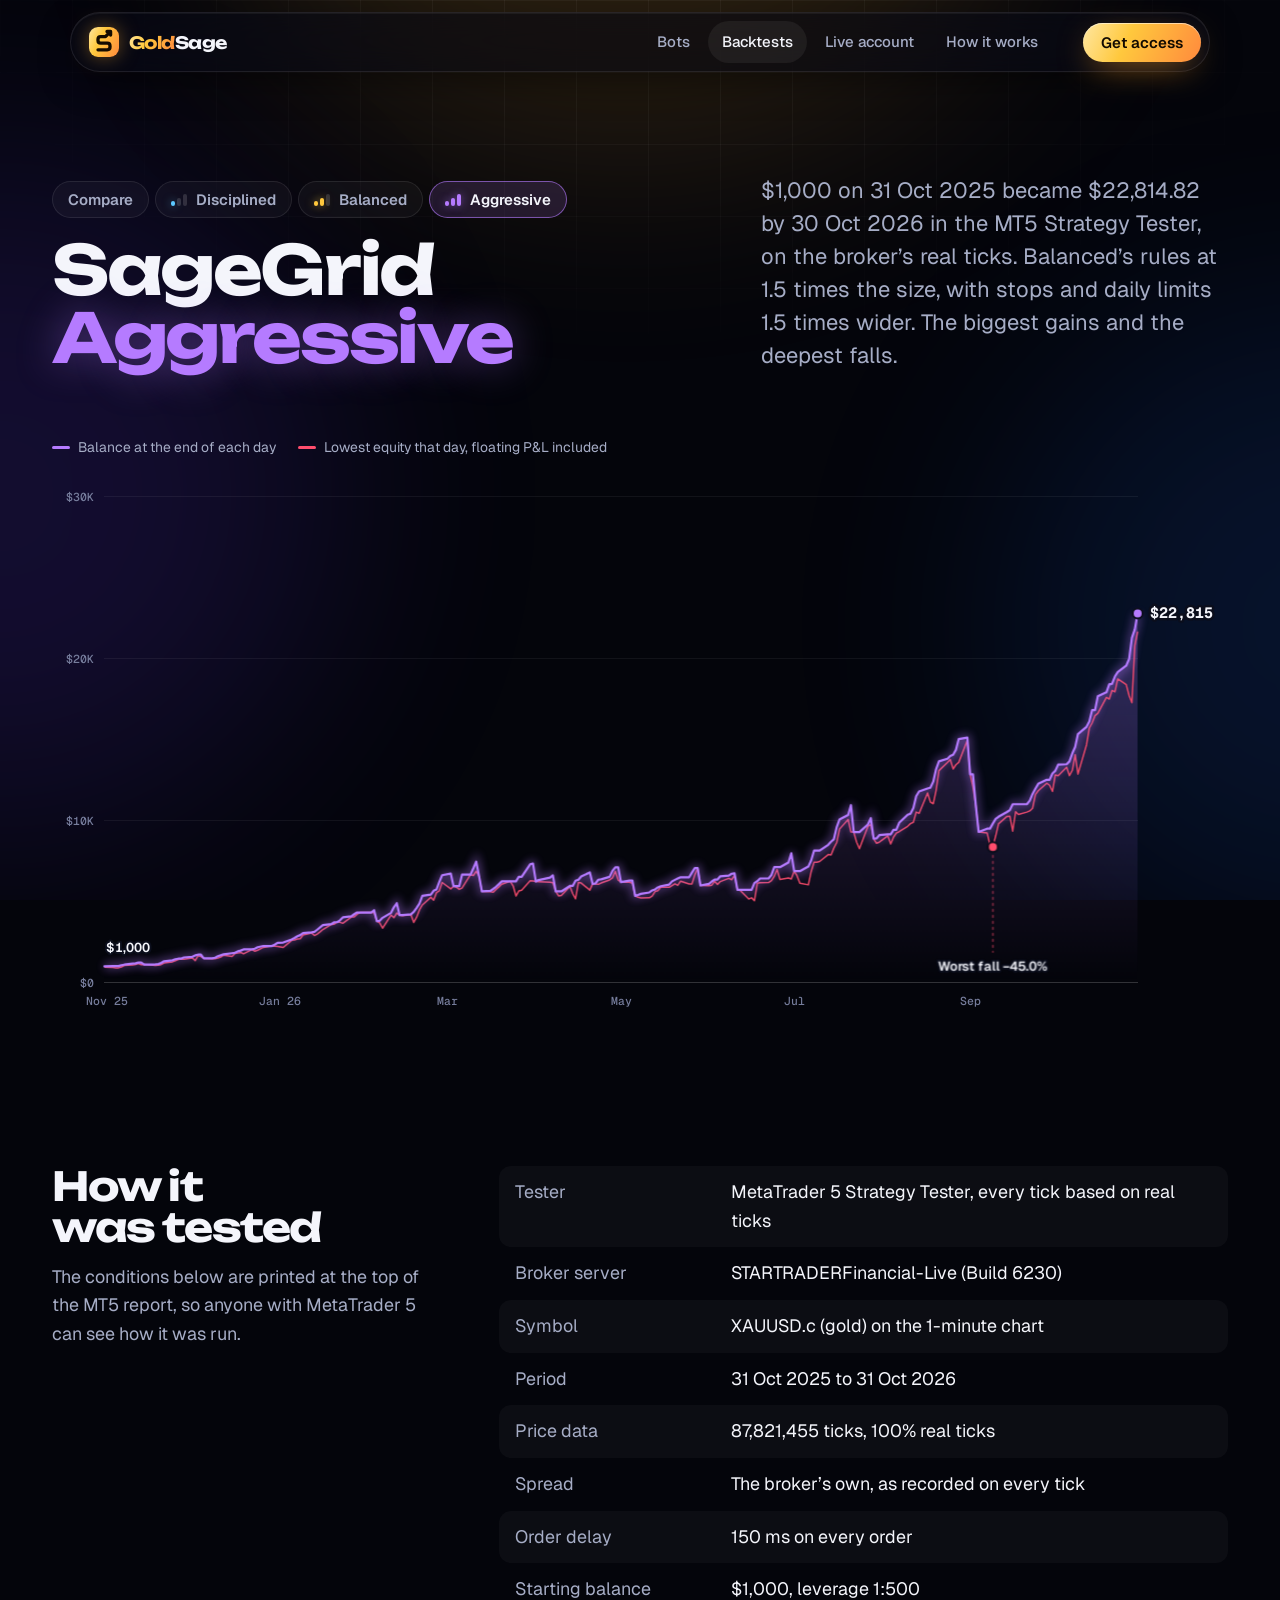
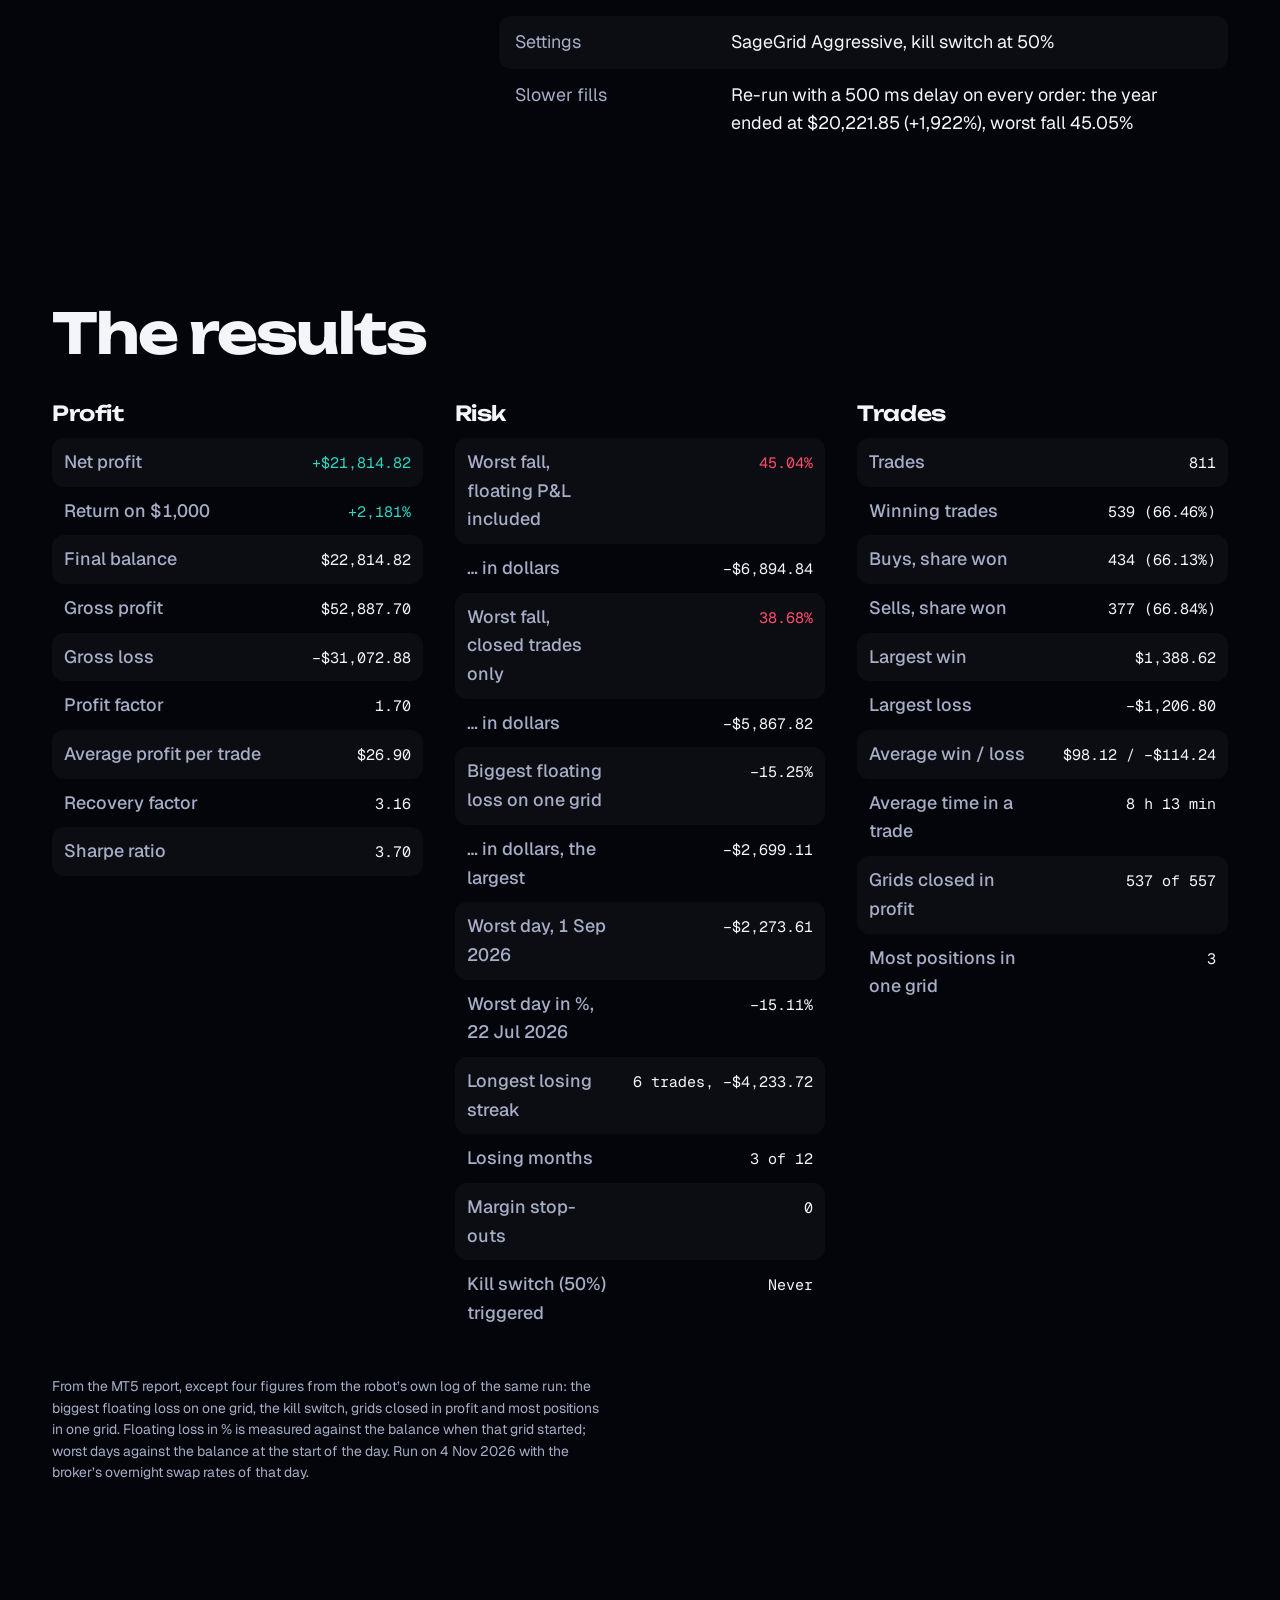
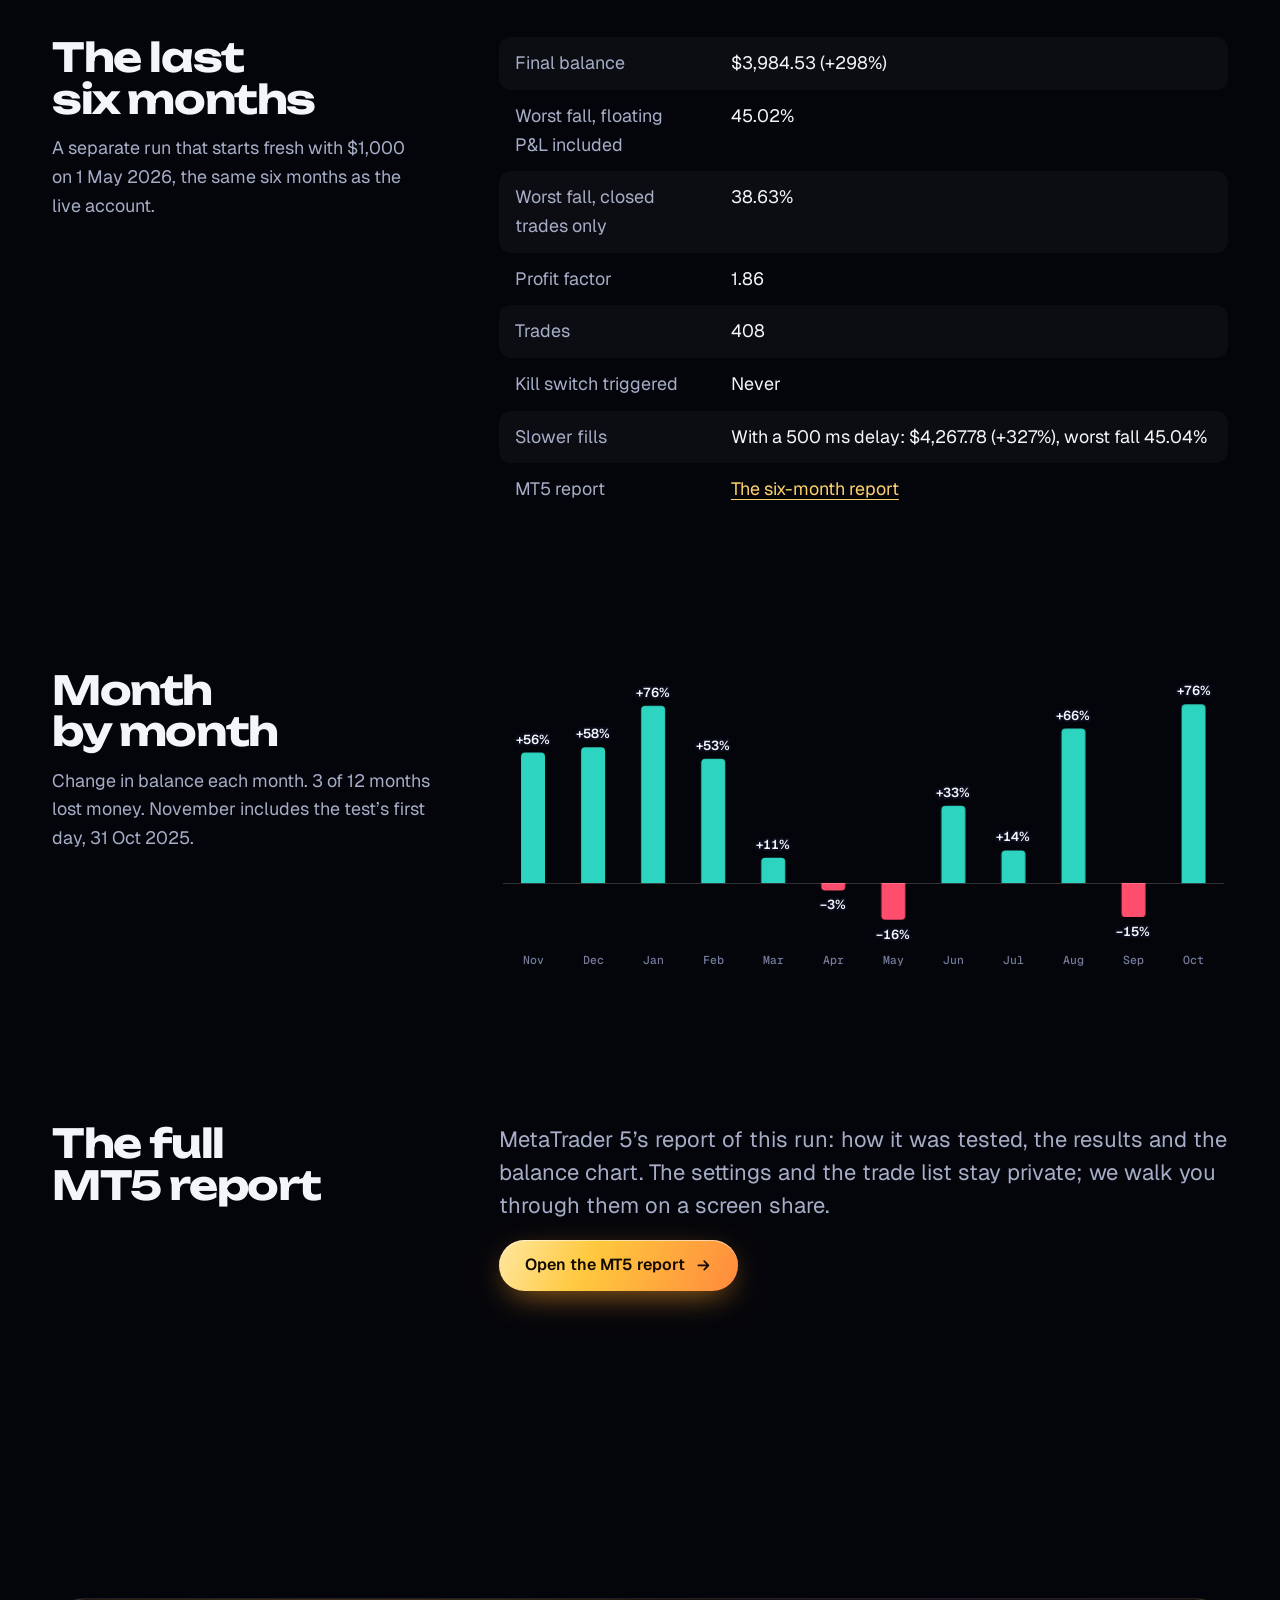
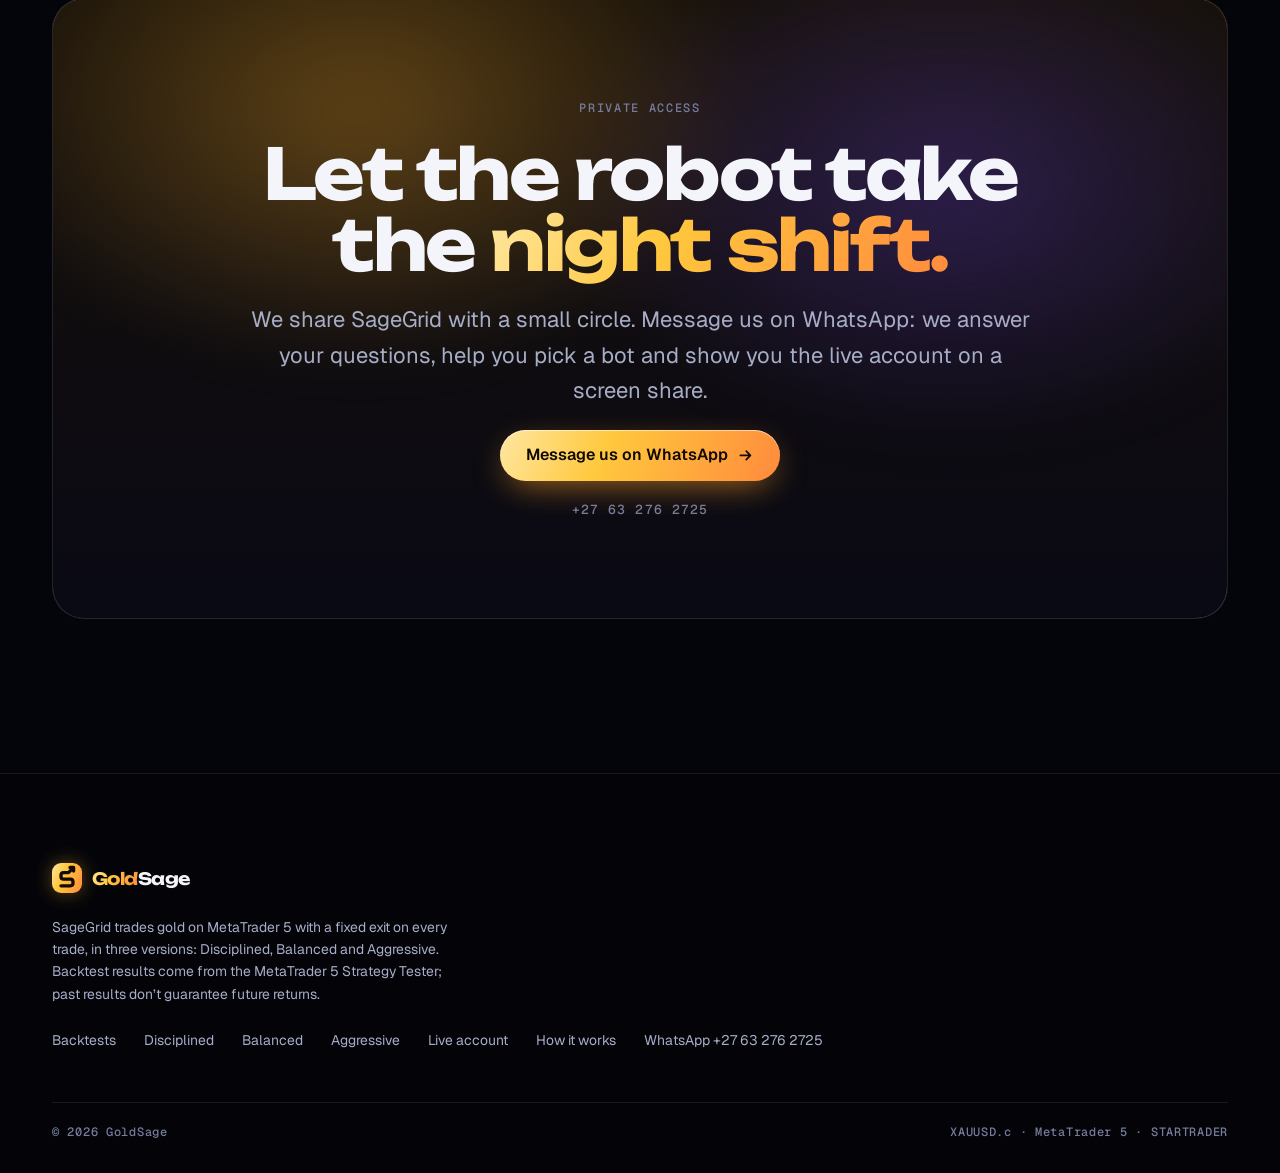
<file: backtest/aggressive/index.html>
<!doctype html>
<html lang="en">
<head>
<title>SageGrid Aggressive: Gold Trading Bot Backtest | GoldSage</title>
<meta name="description" content="SageGrid Aggressive, a gold trading bot for MetaTrader 5: +2,181% in a one-year MT5 backtest on real XAUUSD ticks, worst fall 45.0% with floating P&amp;L, kill switch 50%.">
<meta charset="utf-8">
<meta name="viewport" content="width=device-width, initial-scale=1">
<meta name="robots" content="index, follow, max-image-preview:large">
<link rel="canonical" href="https://goldsagefx.com/backtest/aggressive/">
<meta property="og:url" content="https://goldsagefx.com/backtest/aggressive/">
<meta name="theme-color" content="#04050B">
<link rel="icon" href="data:image/svg+xml,%3Csvg xmlns=%22http://www.w3.org/2000/svg%22 viewBox=%220 0 100 100%22%3E%3Cdefs%3E%3ClinearGradient id=%22gold%22 x1=%220%22 y1=%220%22 x2=%221%22 y2=%221%22%3E%3Cstop offset=%220%22 stop-color=%22%23FFE9A8%22/%3E%3Cstop offset=%22.45%22 stop-color=%22%23FFC83D%22/%3E%3Cstop offset=%221%22 stop-color=%22%23FF8A3D%22/%3E%3C/linearGradient%3E%3C/defs%3E%3Crect width=%22100%22 height=%22100%22 rx=%2227%22 fill=%22url%28%23gold%29%22/%3E%3Cpath d=%22M30 76H61Q70 76 70 67V63Q70 54 61 54H39Q30 54 30 45V41Q30 32 39 32H55L71 16%22 fill=%22none%22 stroke=%22%23140B00%22 stroke-width=%2211%22 stroke-linecap=%22round%22 stroke-linejoin=%22round%22/%3E%3Cpath d=%22M60 15H72V27%22 fill=%22none%22 stroke=%22%23140B00%22 stroke-width=%2211%22 stroke-linecap=%22round%22 stroke-linejoin=%22round%22/%3E%3C/svg%3E">
<link rel="apple-touch-icon" href="../../assets/touch-icon.png">
<meta property="og:type" content="website">
<meta property="og:site_name" content="GoldSage">
<meta property="og:title" content="GoldSage: gold trading that runs itself">
<meta property="og:description" content="SageGrid, a gold robot for MetaTrader 5, in three versions. One-year MT5 backtests and six months live.">
<meta property="og:image" content="https://goldsagefx.com/assets/og.png">
<meta property="og:image:width" content="1200">
<meta property="og:image:height" content="630">
<meta name="twitter:card" content="summary_large_image">
<link rel="preconnect" href="https://fonts.googleapis.com">
<link rel="preconnect" href="https://fonts.gstatic.com" crossorigin>
<link rel="stylesheet" href="https://fonts.googleapis.com/css2?family=Geist:wght@400..700&family=Geist+Mono:wght@400..600&family=Unbounded:wght@500..800&display=swap">
<link rel="stylesheet" href="../../assets/site.css?v=aa93f6fc">


</head>
<body>
<a class="skip" href="#main">Skip to content</a>
<div class="fx" aria-hidden="true"><div class="fx-aurora"><i></i><i></i><i></i></div><div class="fx-grid"></div></div>
<header class="site-head">
  <div class="bar">
    <a class="wordmark" href="../../" aria-label="GoldSage home">
      <span class="mark"><svg viewBox="0 0 100 100" aria-hidden="true"><path d="M30 76H61Q70 76 70 67V63Q70 54 61 54H39Q30 54 30 45V41Q30 32 39 32H55L71 16" fill="none" stroke="#140B00" stroke-width="11" stroke-linecap="round" stroke-linejoin="round"/><path d="M60 15H72V27" fill="none" stroke="#140B00" stroke-width="11" stroke-linecap="round" stroke-linejoin="round"/></svg></span>
      <span><span class="grad">Gold</span>Sage</span>
    </a>
    <nav class="nav" id="nav" aria-label="Pages">
      <a href="../../#bots">Bots</a>
      <a href="../../backtest/" aria-current="page">Backtests</a>
      <a href="../../live/" >Live account</a>
      <a href="../../how/" >How it works</a>
    </nav>
    <a class="btn btn--small" href="https://wa.me/27632762725?text=Hi%20GoldSage%2C%20I%27d%20like%20access%20to%20SageGrid">Get access</a>
    <button class="menu-btn" type="button" aria-expanded="false" aria-controls="nav" aria-label="Menu"><span></span><span></span></button>
  </div>
</header>

<main id="main" style="--acc:var(--acc-aggressive)">

  <section class="page-head" aria-labelledby="page-title">
    <div class="wrap grid">
      <div class="stack">
        <nav class="botnav" aria-label="Bots">
  <a href="../../backtest/">Compare</a>
  <a style="--acc:var(--acc-disciplined)" href="../../backtest/disciplined/"><span class="lvl" data-level="1" aria-hidden="true"><i></i><i></i><i></i></span>Disciplined</a><a style="--acc:var(--acc-balanced)" href="../../backtest/balanced/"><span class="lvl" data-level="2" aria-hidden="true"><i></i><i></i><i></i></span>Balanced</a><a style="--acc:var(--acc-aggressive)" href="../../backtest/aggressive/" aria-current="page"><span class="lvl" data-level="3" aria-hidden="true"><i></i><i></i><i></i></span>Aggressive</a>
</nav>

        <h1 id="page-title">SageGrid <span class="bot-accent">Aggressive</span></h1>
      </div>
      <p class="lead">$1,000 on 31 Oct 2025 became $22,814.82 by 30 Oct 2026 in the MT5 Strategy Tester, on the broker&rsquo;s real ticks. Balanced’s rules at 1.5 times the size, with stops and daily limits 1.5 times wider. The biggest gains and the deepest falls.</p>
    </div>
  </section>

  <section aria-labelledby="curve-title">
    <div class="wrap">
      <h2 id="curve-title" class="sr-only">Balance and lowest equity</h2>
      <ul class="legend">
        <li><i style="background:var(--acc)"></i>Balance at the end of each day</li>
        <li><i style="background:var(--loss)"></i>Lowest equity that day, floating P&amp;L included</li>
      </ul>
      <div class="chart" data-chart="equity" data-bot="aggressive" data-series="balance,low" tabindex="0" style="height:clamp(320px, 42vw, 540px)"
           aria-label="SageGrid Aggressive: balance and lowest equity each day, 31 Oct 2025 to 30 Oct 2026. Use the arrow keys to move through the days."></div>
    </div>
  </section>

  <section class="section" aria-labelledby="setup-title">
    <div class="wrap split">
      <div class="side stack">
        <h2 id="setup-title">How it was tested</h2>
        <p>The conditions below are printed at the top of the MT5 report, so anyone with MetaTrader&nbsp;5 can see how it was run.</p>
      </div>
      <dl class="facts main">
        <dt>Tester</dt><dd>MetaTrader 5 Strategy Tester, every tick based on real ticks</dd>
        <dt>Broker server</dt><dd>STARTRADERFinancial-Live (Build 6230)</dd>
        <dt>Symbol</dt><dd>XAUUSD.c (gold) on the 1-minute chart</dd>
        <dt>Period</dt><dd>31 Oct 2025 to 31 Oct 2026</dd>
        <dt>Price data</dt><dd>87,821,455 ticks, 100% real ticks</dd>
        <dt>Spread</dt><dd>The broker&rsquo;s own, as recorded on every tick</dd>
        <dt>Order delay</dt><dd>150&nbsp;ms on every order</dd>
        <dt>Starting balance</dt><dd>$1,000, leverage 1:500</dd>
        <dt>Settings</dt><dd>SageGrid Aggressive, kill switch at 50%</dd>
        <dt>Slower fills</dt><dd>Re-run with a 500 ms delay on every order: the year ended at $20,221.85 (+1,922%), worst fall 45.05%</dd>
      </dl>
    </div>
  </section>

  <section class="section" style="padding-top:0" aria-labelledby="results-title">
    <div class="wrap stack-lg">
      <h2 id="results-title">The results</h2>
      <div class="results">
        <div>
          <h3>Profit</h3>
          <table class="table">
            <tbody>
              <tr><th scope="row">Net profit</th><td class="r pos">+$21,814.82</td></tr>
              <tr><th scope="row">Return on $1,000</th><td class="r pos">+2,181%</td></tr>
              <tr><th scope="row">Final balance</th><td class="r">$22,814.82</td></tr>
              <tr><th scope="row">Gross profit</th><td class="r">$52,887.70</td></tr>
              <tr><th scope="row">Gross loss</th><td class="r">−$31,072.88</td></tr>
              <tr><th scope="row">Profit factor</th><td class="r">1.70</td></tr>
              <tr><th scope="row">Average profit per trade</th><td class="r">$26.90</td></tr>
              <tr><th scope="row">Recovery factor</th><td class="r">3.16</td></tr>
              <tr><th scope="row">Sharpe ratio</th><td class="r">3.70</td></tr>
            </tbody>
          </table>
        </div>
        <div>
          <h3>Risk</h3>
          <table class="table">
            <tbody>
              <tr><th scope="row">Worst fall, floating P&amp;L included</th><td class="r neg">45.04%</td></tr>
              <tr><th scope="row">&hellip; in dollars</th><td class="r">−$6,894.84</td></tr>
              <tr><th scope="row">Worst fall, closed trades only</th><td class="r neg">38.68%</td></tr>
              <tr><th scope="row">&hellip; in dollars</th><td class="r">−$5,867.82</td></tr>
              <tr><th scope="row">Biggest floating loss on one grid</th><td class="r">−15.25%</td></tr>
              <tr><th scope="row">&hellip; in dollars, the largest</th><td class="r">−$2,699.11</td></tr>
              <tr><th scope="row">Worst day, 1 Sep 2026</th><td class="r">−$2,273.61</td></tr>
              <tr><th scope="row">Worst day in %, 22 Jul 2026</th><td class="r">−15.11%</td></tr>
              <tr><th scope="row">Longest losing streak</th><td class="r">6 trades, −$4,233.72</td></tr>
              <tr><th scope="row">Losing months</th><td class="r">3 of 12</td></tr>
              <tr><th scope="row">Margin stop-outs</th><td class="r">0</td></tr>
              <tr><th scope="row">Kill switch (50%) triggered</th><td class="r">Never</td></tr>
            </tbody>
          </table>
        </div>
        <div>
          <h3>Trades</h3>
          <table class="table">
            <tbody>
              <tr><th scope="row">Trades</th><td class="r">811</td></tr>
              <tr><th scope="row">Winning trades</th><td class="r">539 (66.46%)</td></tr>
              <tr><th scope="row">Buys, share won</th><td class="r">434 (66.13%)</td></tr>
              <tr><th scope="row">Sells, share won</th><td class="r">377 (66.84%)</td></tr>
              <tr><th scope="row">Largest win</th><td class="r">$1,388.62</td></tr>
              <tr><th scope="row">Largest loss</th><td class="r">−$1,206.80</td></tr>
              <tr><th scope="row">Average win / loss</th><td class="r">$98.12 / −$114.24</td></tr>
              <tr><th scope="row">Average time in a trade</th><td class="r">8 h 13 min</td></tr>
              <tr><th scope="row">Grids closed in profit</th><td class="r">537 of 557</td></tr>
              <tr><th scope="row">Most positions in one grid</th><td class="r">3</td></tr>
            </tbody>
          </table>
        </div>
      </div>
      <p class="small">From the MT5 report, except four figures from the robot&rsquo;s own log of the same run: the biggest floating loss on one grid, the kill switch, grids closed in profit and most positions in one grid. Floating loss in % is measured against the balance when that grid started; worst days against the balance at the start of the day. Run on 4 Nov 2026 with the broker&rsquo;s overnight swap rates of that day.</p>
    </div>
  </section>

  <section class="section" style="padding-top:0" aria-labelledby="six-title">
    <div class="wrap split">
      <div class="side stack">
        <h2 id="six-title">The last six months</h2>
        <p>A separate run that starts fresh with $1,000 on 1 May 2026, the same six months as the live account.</p>
      </div>
      <dl class="facts main">
        <dt>Final balance</dt><dd>$3,984.53 (+298%)</dd>
        <dt>Worst fall, floating P&amp;L included</dt><dd>45.02%</dd>
        <dt>Worst fall, closed trades only</dt><dd>38.63%</dd>
        <dt>Profit factor</dt><dd>1.86</dd>
        <dt>Trades</dt><dd>408</dd>
        <dt>Kill switch triggered</dt><dd>Never</dd>
        <dt>Slower fills</dt><dd>With a 500 ms delay: $4,267.78 (+327%), worst fall 45.04%</dd>
        <dt>MT5 report</dt><dd><a href="../../report/aggressive_6m.html" target="_blank" rel="noopener">The six-month report</a></dd>
      </dl>
    </div>
  </section>

  <section class="section" style="padding-top:0" aria-labelledby="months-title">
    <div class="wrap split">
      <div class="side stack">
        <h2 id="months-title">Month by month</h2>
        <p>Change in balance each month. 3 of 12 months lost money. November includes the test&rsquo;s first day, 31&nbsp;Oct&nbsp;2025.</p>
      </div>
      <div class="main">
        <div class="chart" data-chart="months" data-bot="aggressive" style="height:300px" aria-label="Percent change in balance each month, November 2025 to October 2026"></div>
      </div>
    </div>
  </section>

  <section class="section" style="padding-top:0" aria-labelledby="report-title">
    <div class="wrap split">
      <div class="side stack">
        <h2 id="report-title">The full MT5 report</h2>
      </div>
      <div class="main stack">
        <p class="lead">MetaTrader&nbsp;5&rsquo;s report of this run: how it was tested, the results and the balance chart. The settings and the trade list stay private; we walk you through them on a screen share.</p>
        <p><a class="btn" href="../../report/aggressive_1y.html" target="_blank" rel="noopener">Open the MT5 report
          <svg viewBox="0 0 20 20" aria-hidden="true"><path d="M4 10h11M11 5l5 5-5 5" fill="none" stroke="currentColor" stroke-width="2" stroke-linecap="round" stroke-linejoin="round"/></svg></a></p>
      </div>
    </div>
  </section>

  <section class="section" aria-labelledby="cta-title">
  <div class="wrap">
    <div class="cta glow-border reveal">
      <span class="kicker">Private access</span>
      <h2 id="cta-title">Let the robot take the <span class="grad">night shift.</span></h2>
      <p>We share SageGrid with a small circle. Message us on WhatsApp: we answer your questions, help you pick a bot and show you the live account on a screen share.</p>
      <a class="btn" href="https://wa.me/27632762725?text=Hi%20GoldSage%2C%20I%27d%20like%20access%20to%20SageGrid">
        Message us on WhatsApp
        <svg viewBox="0 0 20 20" aria-hidden="true"><path d="M4 10h11M11 5l5 5-5 5" fill="none" stroke="currentColor" stroke-width="2" stroke-linecap="round" stroke-linejoin="round"/></svg>
      </a>
      <span class="phone">+27 63 276 2725</span>
    </div>
  </div>
</section>

</main>
<footer class="site-foot">
  <div class="wrap">
    <div class="foot-top">
      <div>
        <a class="wordmark" href="../../" aria-label="GoldSage home">
          <span class="mark"><svg viewBox="0 0 100 100" aria-hidden="true"><path d="M30 76H61Q70 76 70 67V63Q70 54 61 54H39Q30 54 30 45V41Q30 32 39 32H55L71 16" fill="none" stroke="#140B00" stroke-width="11" stroke-linecap="round" stroke-linejoin="round"/><path d="M60 15H72V27" fill="none" stroke="#140B00" stroke-width="11" stroke-linecap="round" stroke-linejoin="round"/></svg></span>
          <span><span class="grad">Gold</span>Sage</span>
        </a>
        <p>SageGrid trades gold on MetaTrader 5 with a fixed exit on every trade, in three versions: Disciplined, Balanced and Aggressive. Backtest results come from the MetaTrader 5 Strategy Tester; past results don&rsquo;t guarantee future returns.</p>
      </div>
      <nav class="foot-nav" aria-label="Footer">
        <a href="../../backtest/">Backtests</a>
        <a href="../../backtest/disciplined/">Disciplined</a>
        <a href="../../backtest/balanced/">Balanced</a>
        <a href="../../backtest/aggressive/">Aggressive</a>
        <a href="../../live/">Live account</a>
        <a href="../../how/">How it works</a>
        <a href="https://wa.me/27632762725">WhatsApp +27 63 276 2725</a>
      </nav>
    </div>
    <div class="foot-bottom">
      <span>&copy; 2026 GoldSage</span>
      <span>XAUUSD.c &middot; MetaTrader 5 &middot; STARTRADER</span>
    </div>
  </div>
</footer>
<script src="../../assets/data.js?v=9b55c6f1"></script>
<script src="../../assets/site.js?v=6e3b8d21"></script>

</body>
</html>
</file>
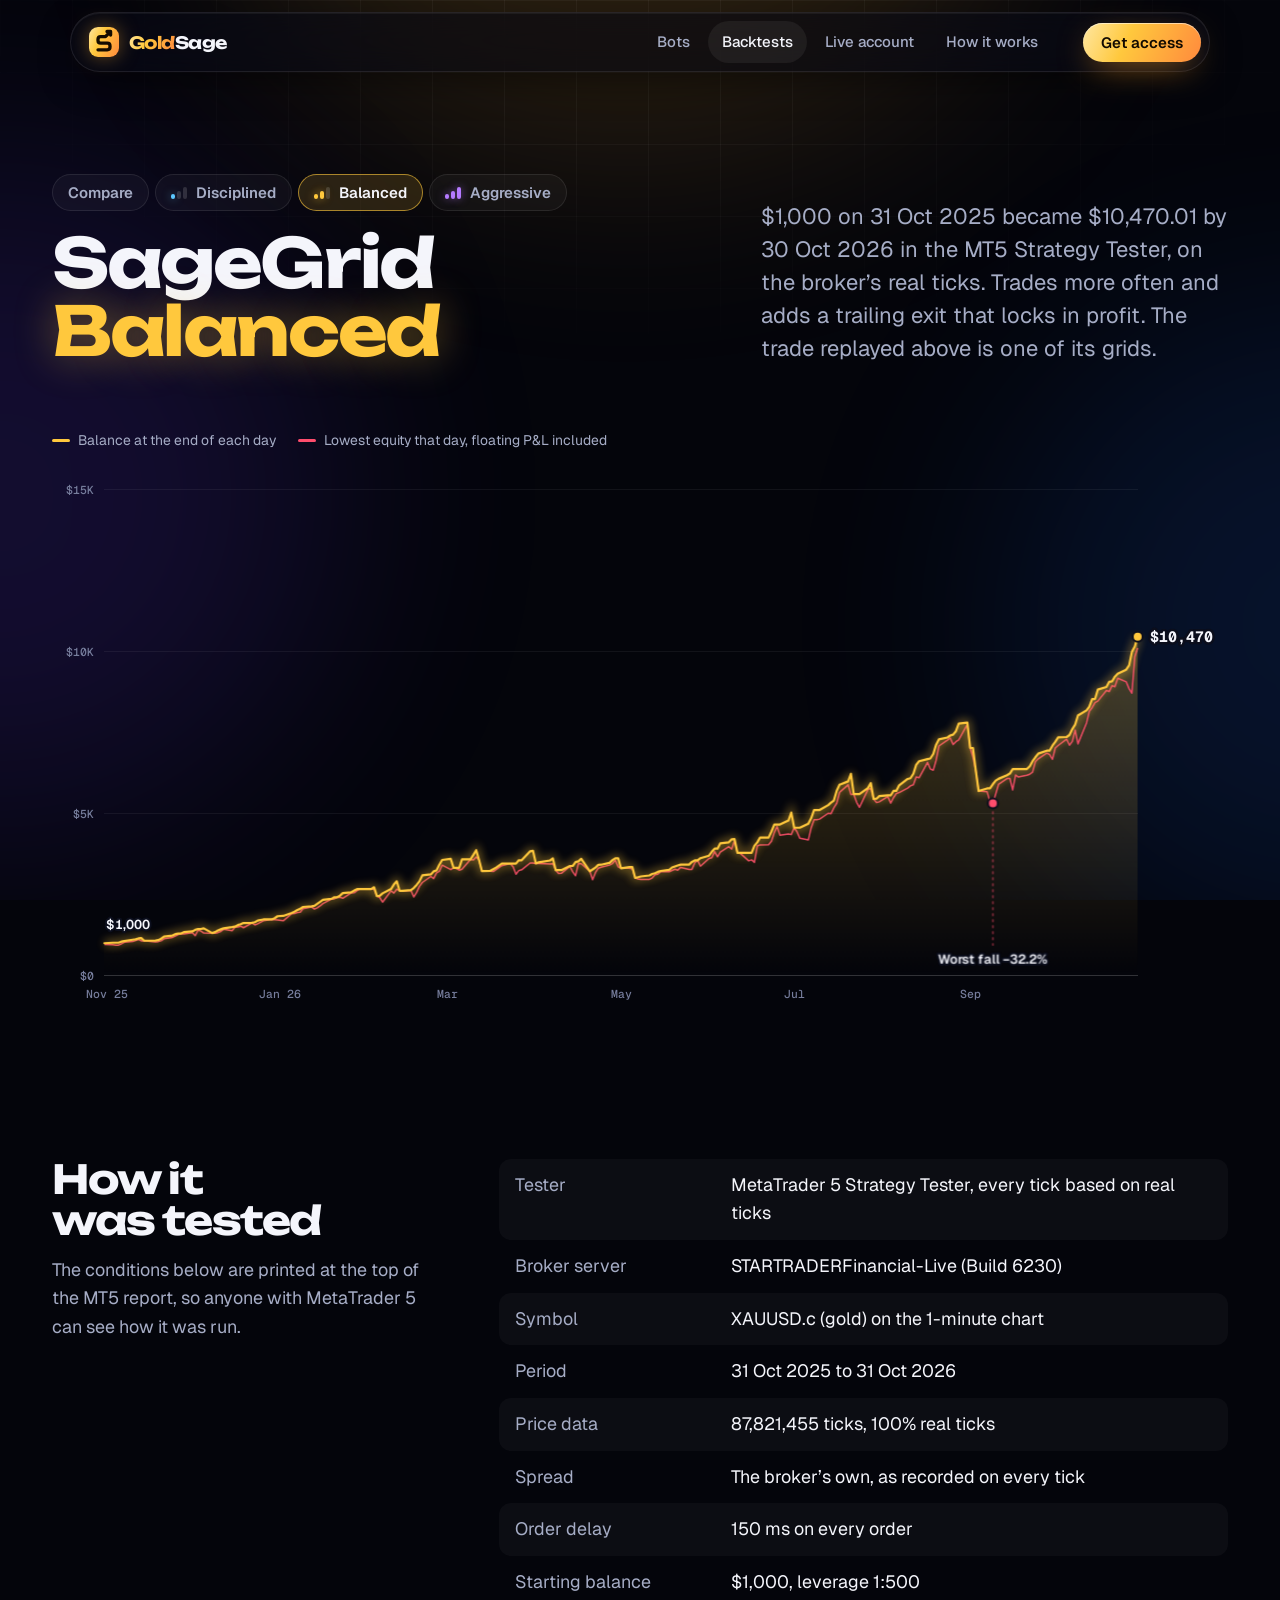
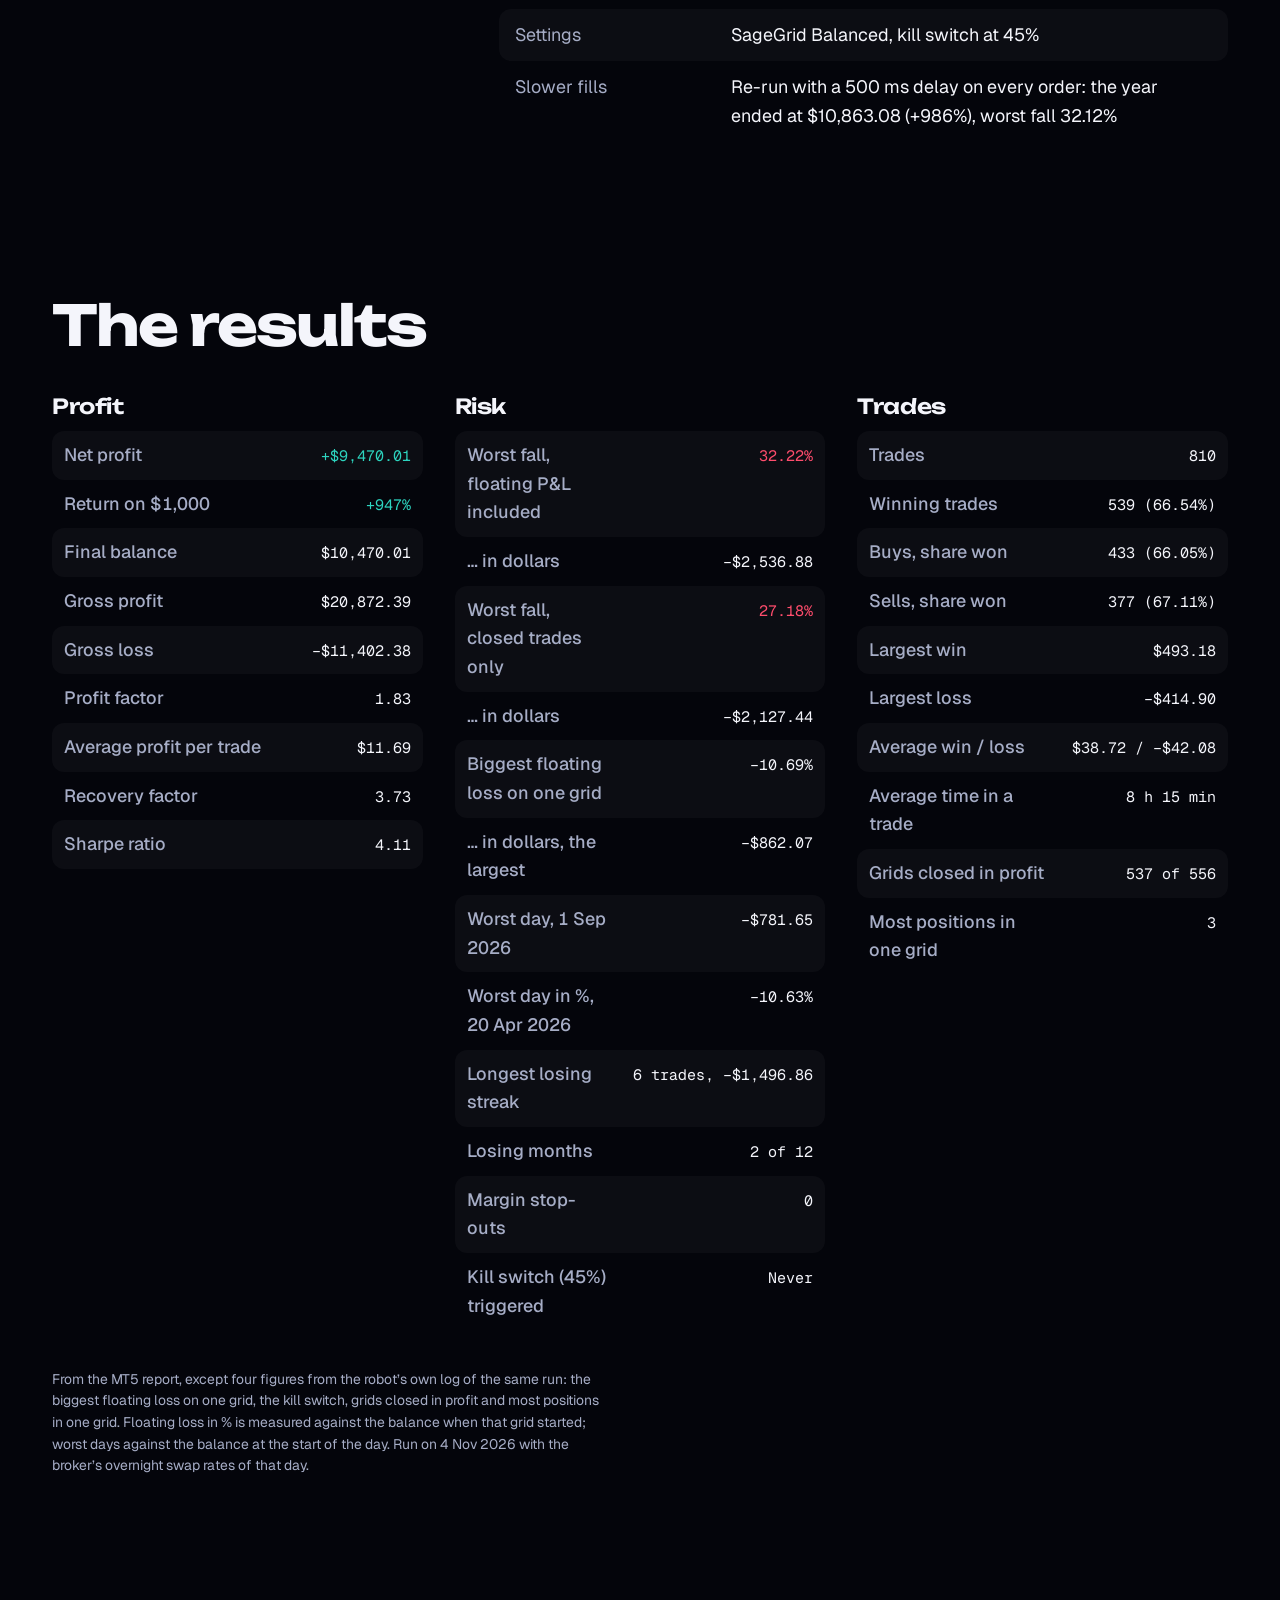
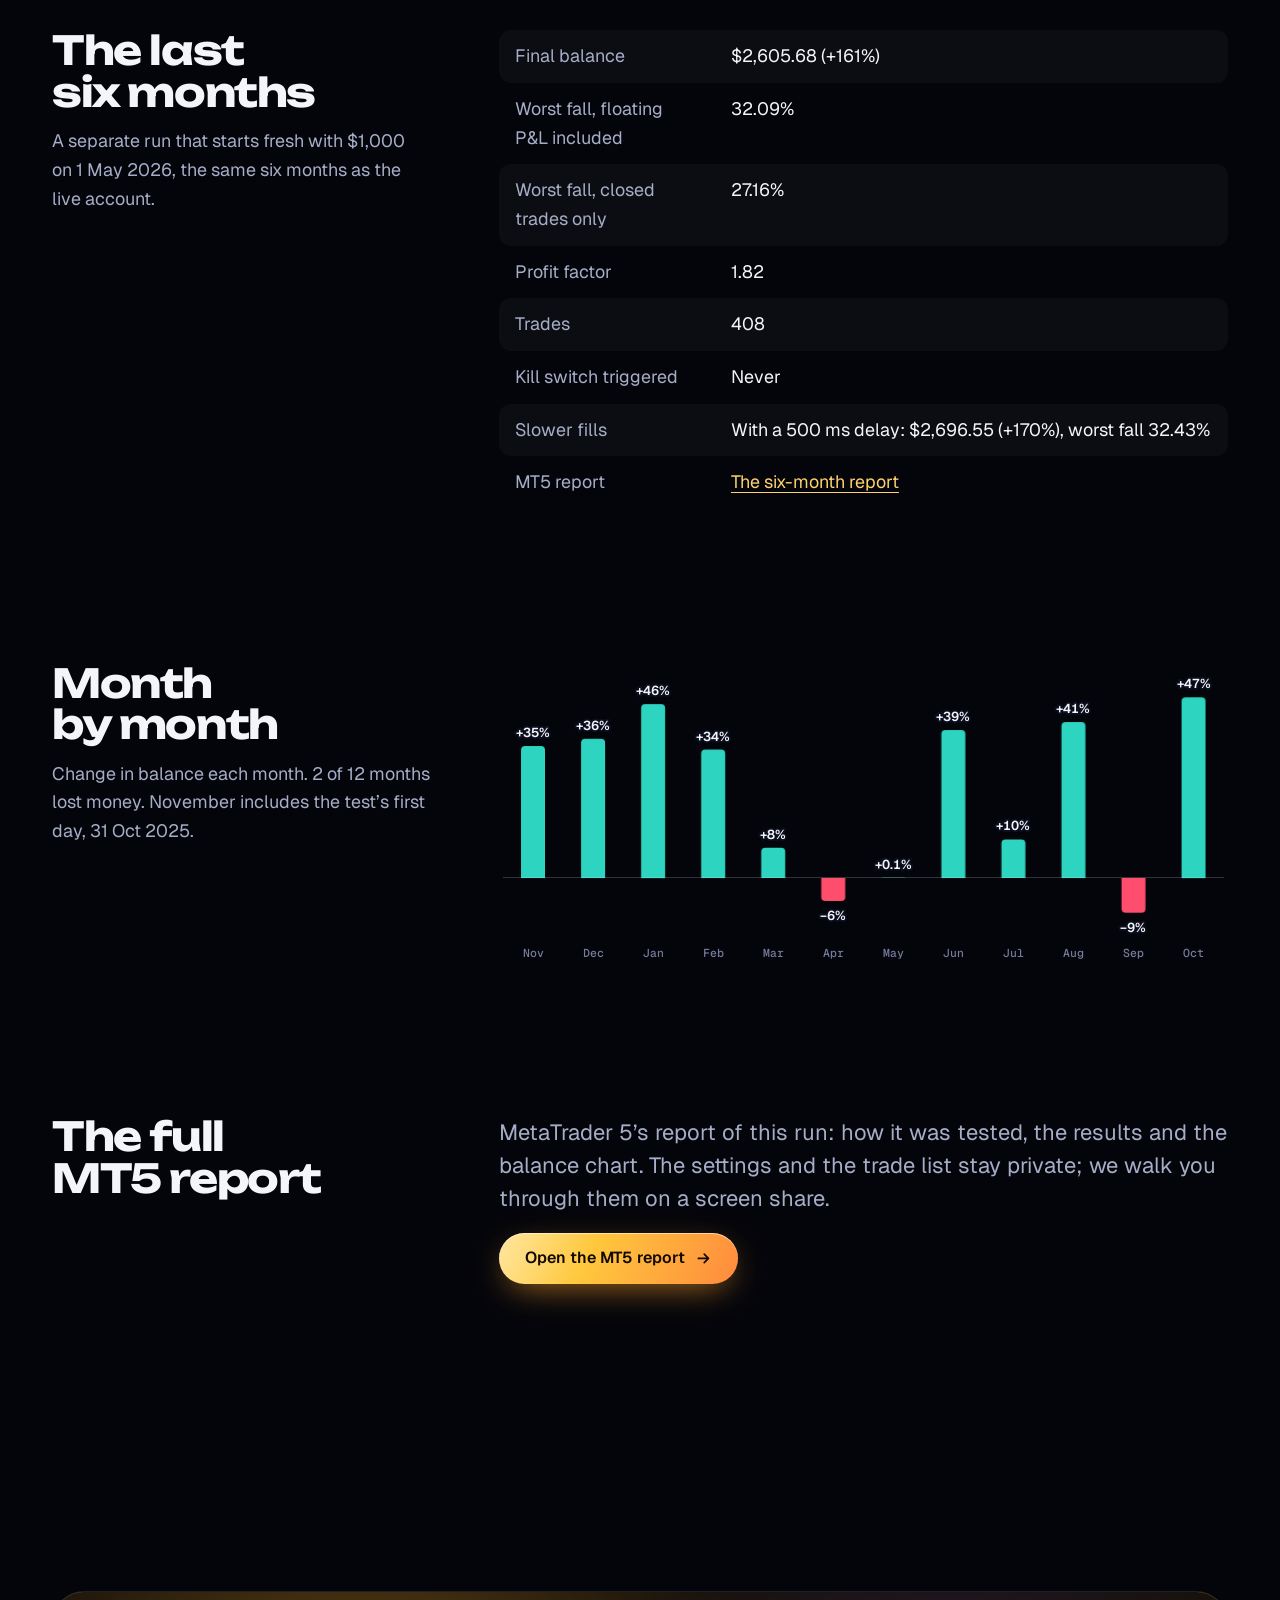
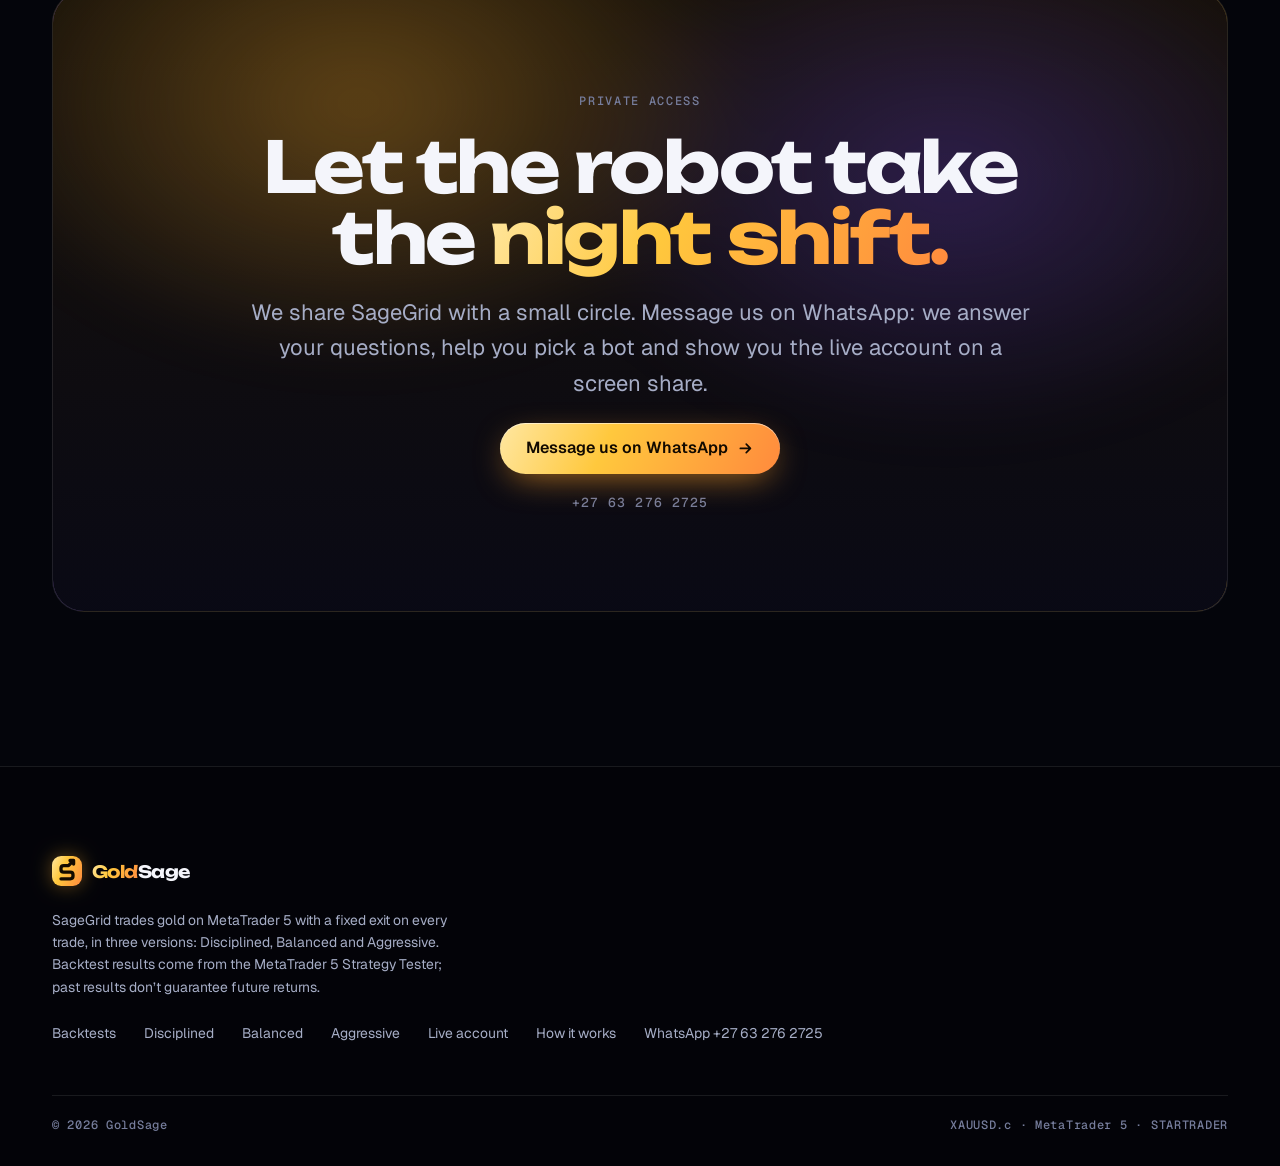
<file: backtest/balanced/index.html>
<!doctype html>
<html lang="en">
<head>
<title>SageGrid Balanced: Gold Trading Bot Backtest | GoldSage</title>
<meta name="description" content="SageGrid Balanced, a gold trading bot for MetaTrader 5: +947% in a one-year MT5 backtest on real XAUUSD ticks, worst fall 32.2% with floating P&amp;L, kill switch 45%.">
<meta charset="utf-8">
<meta name="viewport" content="width=device-width, initial-scale=1">
<meta name="robots" content="index, follow, max-image-preview:large">
<link rel="canonical" href="https://goldsagefx.com/backtest/balanced/">
<meta property="og:url" content="https://goldsagefx.com/backtest/balanced/">
<meta name="theme-color" content="#04050B">
<link rel="icon" href="data:image/svg+xml,%3Csvg xmlns=%22http://www.w3.org/2000/svg%22 viewBox=%220 0 100 100%22%3E%3Cdefs%3E%3ClinearGradient id=%22gold%22 x1=%220%22 y1=%220%22 x2=%221%22 y2=%221%22%3E%3Cstop offset=%220%22 stop-color=%22%23FFE9A8%22/%3E%3Cstop offset=%22.45%22 stop-color=%22%23FFC83D%22/%3E%3Cstop offset=%221%22 stop-color=%22%23FF8A3D%22/%3E%3C/linearGradient%3E%3C/defs%3E%3Crect width=%22100%22 height=%22100%22 rx=%2227%22 fill=%22url%28%23gold%29%22/%3E%3Cpath d=%22M30 76H61Q70 76 70 67V63Q70 54 61 54H39Q30 54 30 45V41Q30 32 39 32H55L71 16%22 fill=%22none%22 stroke=%22%23140B00%22 stroke-width=%2211%22 stroke-linecap=%22round%22 stroke-linejoin=%22round%22/%3E%3Cpath d=%22M60 15H72V27%22 fill=%22none%22 stroke=%22%23140B00%22 stroke-width=%2211%22 stroke-linecap=%22round%22 stroke-linejoin=%22round%22/%3E%3C/svg%3E">
<link rel="apple-touch-icon" href="../../assets/touch-icon.png">
<meta property="og:type" content="website">
<meta property="og:site_name" content="GoldSage">
<meta property="og:title" content="GoldSage: gold trading that runs itself">
<meta property="og:description" content="SageGrid, a gold robot for MetaTrader 5, in three versions. One-year MT5 backtests and six months live.">
<meta property="og:image" content="https://goldsagefx.com/assets/og.png">
<meta property="og:image:width" content="1200">
<meta property="og:image:height" content="630">
<meta name="twitter:card" content="summary_large_image">
<link rel="preconnect" href="https://fonts.googleapis.com">
<link rel="preconnect" href="https://fonts.gstatic.com" crossorigin>
<link rel="stylesheet" href="https://fonts.googleapis.com/css2?family=Geist:wght@400..700&family=Geist+Mono:wght@400..600&family=Unbounded:wght@500..800&display=swap">
<link rel="stylesheet" href="../../assets/site.css?v=aa93f6fc">


</head>
<body>
<a class="skip" href="#main">Skip to content</a>
<div class="fx" aria-hidden="true"><div class="fx-aurora"><i></i><i></i><i></i></div><div class="fx-grid"></div></div>
<header class="site-head">
  <div class="bar">
    <a class="wordmark" href="../../" aria-label="GoldSage home">
      <span class="mark"><svg viewBox="0 0 100 100" aria-hidden="true"><path d="M30 76H61Q70 76 70 67V63Q70 54 61 54H39Q30 54 30 45V41Q30 32 39 32H55L71 16" fill="none" stroke="#140B00" stroke-width="11" stroke-linecap="round" stroke-linejoin="round"/><path d="M60 15H72V27" fill="none" stroke="#140B00" stroke-width="11" stroke-linecap="round" stroke-linejoin="round"/></svg></span>
      <span><span class="grad">Gold</span>Sage</span>
    </a>
    <nav class="nav" id="nav" aria-label="Pages">
      <a href="../../#bots">Bots</a>
      <a href="../../backtest/" aria-current="page">Backtests</a>
      <a href="../../live/" >Live account</a>
      <a href="../../how/" >How it works</a>
    </nav>
    <a class="btn btn--small" href="https://wa.me/27632762725?text=Hi%20GoldSage%2C%20I%27d%20like%20access%20to%20SageGrid">Get access</a>
    <button class="menu-btn" type="button" aria-expanded="false" aria-controls="nav" aria-label="Menu"><span></span><span></span></button>
  </div>
</header>

<main id="main" style="--acc:var(--acc-balanced)">

  <section class="page-head" aria-labelledby="page-title">
    <div class="wrap grid">
      <div class="stack">
        <nav class="botnav" aria-label="Bots">
  <a href="../../backtest/">Compare</a>
  <a style="--acc:var(--acc-disciplined)" href="../../backtest/disciplined/"><span class="lvl" data-level="1" aria-hidden="true"><i></i><i></i><i></i></span>Disciplined</a><a style="--acc:var(--acc-balanced)" href="../../backtest/balanced/" aria-current="page"><span class="lvl" data-level="2" aria-hidden="true"><i></i><i></i><i></i></span>Balanced</a><a style="--acc:var(--acc-aggressive)" href="../../backtest/aggressive/"><span class="lvl" data-level="3" aria-hidden="true"><i></i><i></i><i></i></span>Aggressive</a>
</nav>

        <h1 id="page-title">SageGrid <span class="bot-accent">Balanced</span></h1>
      </div>
      <p class="lead">$1,000 on 31 Oct 2025 became $10,470.01 by 30 Oct 2026 in the MT5 Strategy Tester, on the broker&rsquo;s real ticks. Trades more often and adds a trailing exit that locks in profit. The trade replayed above is one of its grids.</p>
    </div>
  </section>

  <section aria-labelledby="curve-title">
    <div class="wrap">
      <h2 id="curve-title" class="sr-only">Balance and lowest equity</h2>
      <ul class="legend">
        <li><i style="background:var(--acc)"></i>Balance at the end of each day</li>
        <li><i style="background:var(--loss)"></i>Lowest equity that day, floating P&amp;L included</li>
      </ul>
      <div class="chart" data-chart="equity" data-bot="balanced" data-series="balance,low" tabindex="0" style="height:clamp(320px, 42vw, 540px)"
           aria-label="SageGrid Balanced: balance and lowest equity each day, 31 Oct 2025 to 30 Oct 2026. Use the arrow keys to move through the days."></div>
    </div>
  </section>

  <section class="section" aria-labelledby="setup-title">
    <div class="wrap split">
      <div class="side stack">
        <h2 id="setup-title">How it was tested</h2>
        <p>The conditions below are printed at the top of the MT5 report, so anyone with MetaTrader&nbsp;5 can see how it was run.</p>
      </div>
      <dl class="facts main">
        <dt>Tester</dt><dd>MetaTrader 5 Strategy Tester, every tick based on real ticks</dd>
        <dt>Broker server</dt><dd>STARTRADERFinancial-Live (Build 6230)</dd>
        <dt>Symbol</dt><dd>XAUUSD.c (gold) on the 1-minute chart</dd>
        <dt>Period</dt><dd>31 Oct 2025 to 31 Oct 2026</dd>
        <dt>Price data</dt><dd>87,821,455 ticks, 100% real ticks</dd>
        <dt>Spread</dt><dd>The broker&rsquo;s own, as recorded on every tick</dd>
        <dt>Order delay</dt><dd>150&nbsp;ms on every order</dd>
        <dt>Starting balance</dt><dd>$1,000, leverage 1:500</dd>
        <dt>Settings</dt><dd>SageGrid Balanced, kill switch at 45%</dd>
        <dt>Slower fills</dt><dd>Re-run with a 500 ms delay on every order: the year ended at $10,863.08 (+986%), worst fall 32.12%</dd>
      </dl>
    </div>
  </section>

  <section class="section" style="padding-top:0" aria-labelledby="results-title">
    <div class="wrap stack-lg">
      <h2 id="results-title">The results</h2>
      <div class="results">
        <div>
          <h3>Profit</h3>
          <table class="table">
            <tbody>
              <tr><th scope="row">Net profit</th><td class="r pos">+$9,470.01</td></tr>
              <tr><th scope="row">Return on $1,000</th><td class="r pos">+947%</td></tr>
              <tr><th scope="row">Final balance</th><td class="r">$10,470.01</td></tr>
              <tr><th scope="row">Gross profit</th><td class="r">$20,872.39</td></tr>
              <tr><th scope="row">Gross loss</th><td class="r">−$11,402.38</td></tr>
              <tr><th scope="row">Profit factor</th><td class="r">1.83</td></tr>
              <tr><th scope="row">Average profit per trade</th><td class="r">$11.69</td></tr>
              <tr><th scope="row">Recovery factor</th><td class="r">3.73</td></tr>
              <tr><th scope="row">Sharpe ratio</th><td class="r">4.11</td></tr>
            </tbody>
          </table>
        </div>
        <div>
          <h3>Risk</h3>
          <table class="table">
            <tbody>
              <tr><th scope="row">Worst fall, floating P&amp;L included</th><td class="r neg">32.22%</td></tr>
              <tr><th scope="row">&hellip; in dollars</th><td class="r">−$2,536.88</td></tr>
              <tr><th scope="row">Worst fall, closed trades only</th><td class="r neg">27.18%</td></tr>
              <tr><th scope="row">&hellip; in dollars</th><td class="r">−$2,127.44</td></tr>
              <tr><th scope="row">Biggest floating loss on one grid</th><td class="r">−10.69%</td></tr>
              <tr><th scope="row">&hellip; in dollars, the largest</th><td class="r">−$862.07</td></tr>
              <tr><th scope="row">Worst day, 1 Sep 2026</th><td class="r">−$781.65</td></tr>
              <tr><th scope="row">Worst day in %, 20 Apr 2026</th><td class="r">−10.63%</td></tr>
              <tr><th scope="row">Longest losing streak</th><td class="r">6 trades, −$1,496.86</td></tr>
              <tr><th scope="row">Losing months</th><td class="r">2 of 12</td></tr>
              <tr><th scope="row">Margin stop-outs</th><td class="r">0</td></tr>
              <tr><th scope="row">Kill switch (45%) triggered</th><td class="r">Never</td></tr>
            </tbody>
          </table>
        </div>
        <div>
          <h3>Trades</h3>
          <table class="table">
            <tbody>
              <tr><th scope="row">Trades</th><td class="r">810</td></tr>
              <tr><th scope="row">Winning trades</th><td class="r">539 (66.54%)</td></tr>
              <tr><th scope="row">Buys, share won</th><td class="r">433 (66.05%)</td></tr>
              <tr><th scope="row">Sells, share won</th><td class="r">377 (67.11%)</td></tr>
              <tr><th scope="row">Largest win</th><td class="r">$493.18</td></tr>
              <tr><th scope="row">Largest loss</th><td class="r">−$414.90</td></tr>
              <tr><th scope="row">Average win / loss</th><td class="r">$38.72 / −$42.08</td></tr>
              <tr><th scope="row">Average time in a trade</th><td class="r">8 h 15 min</td></tr>
              <tr><th scope="row">Grids closed in profit</th><td class="r">537 of 556</td></tr>
              <tr><th scope="row">Most positions in one grid</th><td class="r">3</td></tr>
            </tbody>
          </table>
        </div>
      </div>
      <p class="small">From the MT5 report, except four figures from the robot&rsquo;s own log of the same run: the biggest floating loss on one grid, the kill switch, grids closed in profit and most positions in one grid. Floating loss in % is measured against the balance when that grid started; worst days against the balance at the start of the day. Run on 4 Nov 2026 with the broker&rsquo;s overnight swap rates of that day.</p>
    </div>
  </section>

  <section class="section" style="padding-top:0" aria-labelledby="six-title">
    <div class="wrap split">
      <div class="side stack">
        <h2 id="six-title">The last six months</h2>
        <p>A separate run that starts fresh with $1,000 on 1 May 2026, the same six months as the live account.</p>
      </div>
      <dl class="facts main">
        <dt>Final balance</dt><dd>$2,605.68 (+161%)</dd>
        <dt>Worst fall, floating P&amp;L included</dt><dd>32.09%</dd>
        <dt>Worst fall, closed trades only</dt><dd>27.16%</dd>
        <dt>Profit factor</dt><dd>1.82</dd>
        <dt>Trades</dt><dd>408</dd>
        <dt>Kill switch triggered</dt><dd>Never</dd>
        <dt>Slower fills</dt><dd>With a 500 ms delay: $2,696.55 (+170%), worst fall 32.43%</dd>
        <dt>MT5 report</dt><dd><a href="../../report/balanced_6m.html" target="_blank" rel="noopener">The six-month report</a></dd>
      </dl>
    </div>
  </section>

  <section class="section" style="padding-top:0" aria-labelledby="months-title">
    <div class="wrap split">
      <div class="side stack">
        <h2 id="months-title">Month by month</h2>
        <p>Change in balance each month. 2 of 12 months lost money. November includes the test&rsquo;s first day, 31&nbsp;Oct&nbsp;2025.</p>
      </div>
      <div class="main">
        <div class="chart" data-chart="months" data-bot="balanced" style="height:300px" aria-label="Percent change in balance each month, November 2025 to October 2026"></div>
      </div>
    </div>
  </section>

  <section class="section" style="padding-top:0" aria-labelledby="report-title">
    <div class="wrap split">
      <div class="side stack">
        <h2 id="report-title">The full MT5 report</h2>
      </div>
      <div class="main stack">
        <p class="lead">MetaTrader&nbsp;5&rsquo;s report of this run: how it was tested, the results and the balance chart. The settings and the trade list stay private; we walk you through them on a screen share.</p>
        <p><a class="btn" href="../../report/balanced_1y.html" target="_blank" rel="noopener">Open the MT5 report
          <svg viewBox="0 0 20 20" aria-hidden="true"><path d="M4 10h11M11 5l5 5-5 5" fill="none" stroke="currentColor" stroke-width="2" stroke-linecap="round" stroke-linejoin="round"/></svg></a></p>
      </div>
    </div>
  </section>

  <section class="section" aria-labelledby="cta-title">
  <div class="wrap">
    <div class="cta glow-border reveal">
      <span class="kicker">Private access</span>
      <h2 id="cta-title">Let the robot take the <span class="grad">night shift.</span></h2>
      <p>We share SageGrid with a small circle. Message us on WhatsApp: we answer your questions, help you pick a bot and show you the live account on a screen share.</p>
      <a class="btn" href="https://wa.me/27632762725?text=Hi%20GoldSage%2C%20I%27d%20like%20access%20to%20SageGrid">
        Message us on WhatsApp
        <svg viewBox="0 0 20 20" aria-hidden="true"><path d="M4 10h11M11 5l5 5-5 5" fill="none" stroke="currentColor" stroke-width="2" stroke-linecap="round" stroke-linejoin="round"/></svg>
      </a>
      <span class="phone">+27 63 276 2725</span>
    </div>
  </div>
</section>

</main>
<footer class="site-foot">
  <div class="wrap">
    <div class="foot-top">
      <div>
        <a class="wordmark" href="../../" aria-label="GoldSage home">
          <span class="mark"><svg viewBox="0 0 100 100" aria-hidden="true"><path d="M30 76H61Q70 76 70 67V63Q70 54 61 54H39Q30 54 30 45V41Q30 32 39 32H55L71 16" fill="none" stroke="#140B00" stroke-width="11" stroke-linecap="round" stroke-linejoin="round"/><path d="M60 15H72V27" fill="none" stroke="#140B00" stroke-width="11" stroke-linecap="round" stroke-linejoin="round"/></svg></span>
          <span><span class="grad">Gold</span>Sage</span>
        </a>
        <p>SageGrid trades gold on MetaTrader 5 with a fixed exit on every trade, in three versions: Disciplined, Balanced and Aggressive. Backtest results come from the MetaTrader 5 Strategy Tester; past results don&rsquo;t guarantee future returns.</p>
      </div>
      <nav class="foot-nav" aria-label="Footer">
        <a href="../../backtest/">Backtests</a>
        <a href="../../backtest/disciplined/">Disciplined</a>
        <a href="../../backtest/balanced/">Balanced</a>
        <a href="../../backtest/aggressive/">Aggressive</a>
        <a href="../../live/">Live account</a>
        <a href="../../how/">How it works</a>
        <a href="https://wa.me/27632762725">WhatsApp +27 63 276 2725</a>
      </nav>
    </div>
    <div class="foot-bottom">
      <span>&copy; 2026 GoldSage</span>
      <span>XAUUSD.c &middot; MetaTrader 5 &middot; STARTRADER</span>
    </div>
  </div>
</footer>
<script src="../../assets/data.js?v=9b55c6f1"></script>
<script src="../../assets/site.js?v=6e3b8d21"></script>

</body>
</html>
</file>
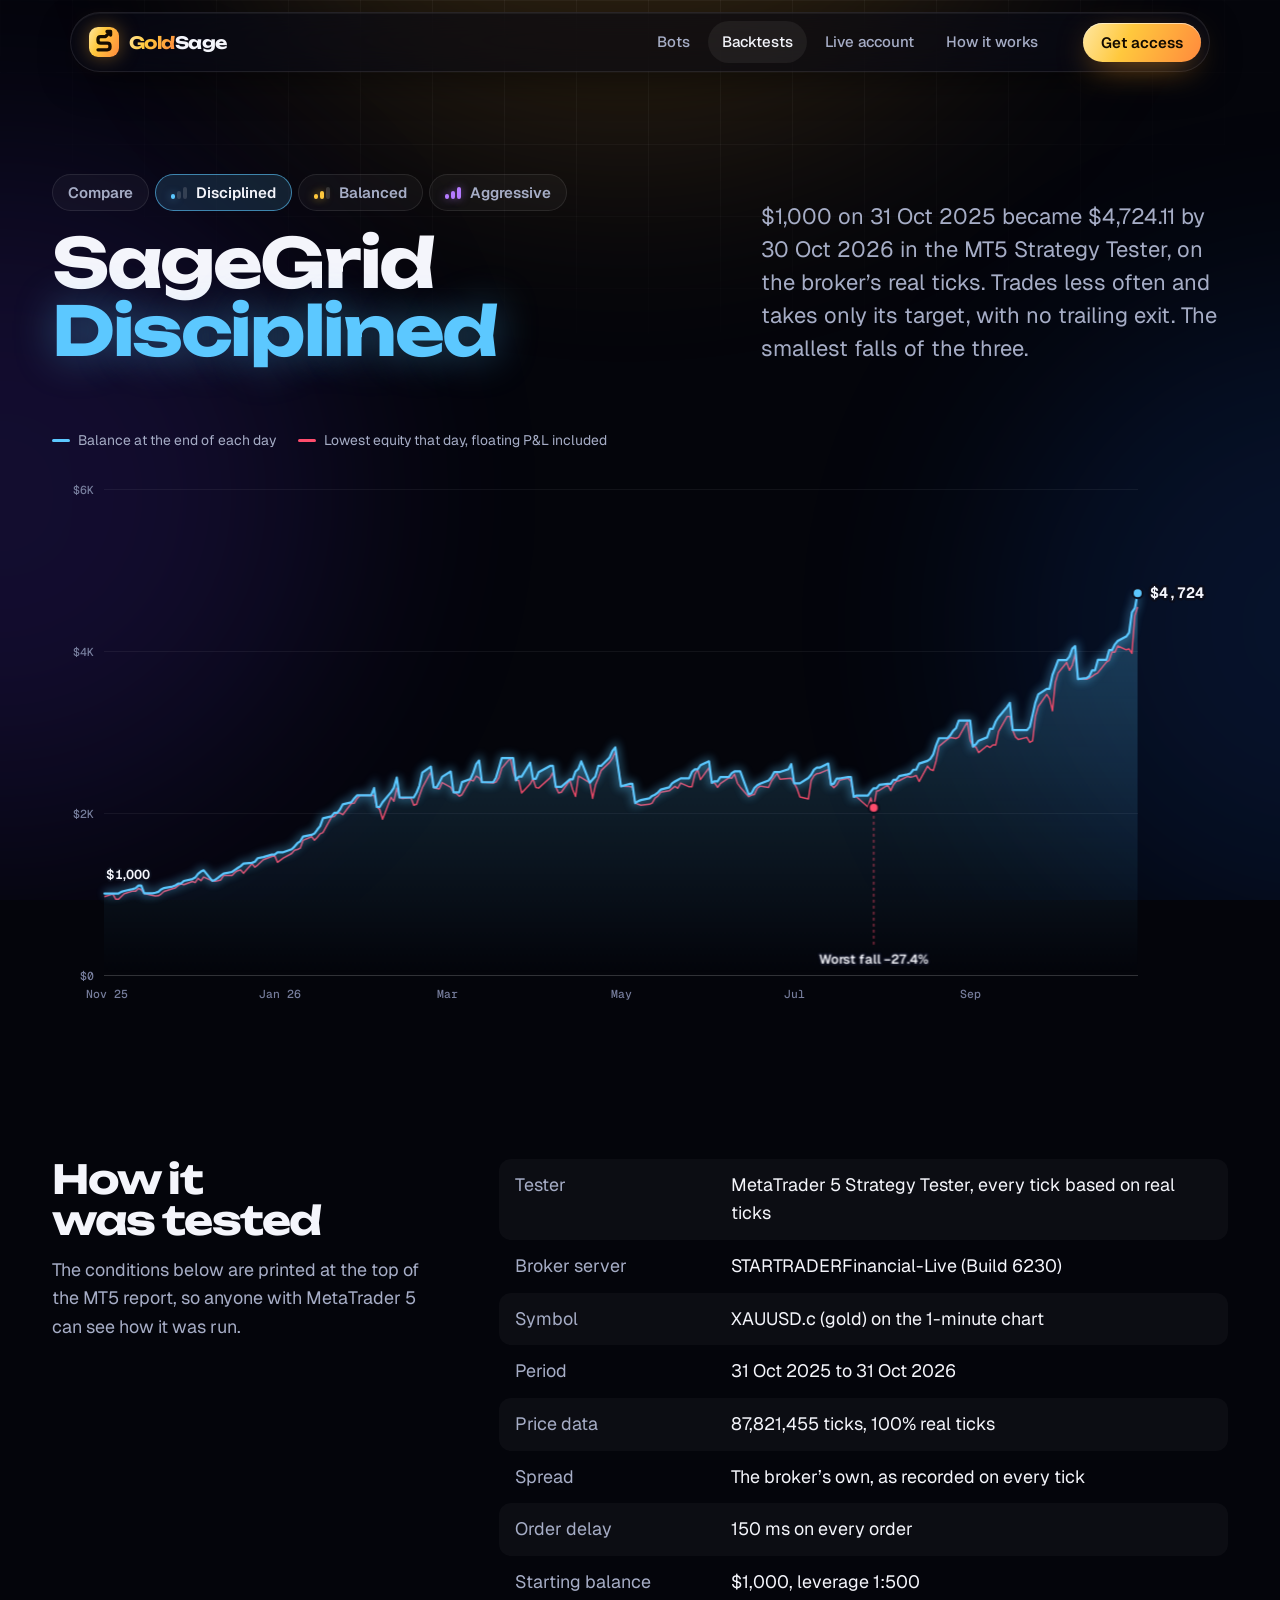
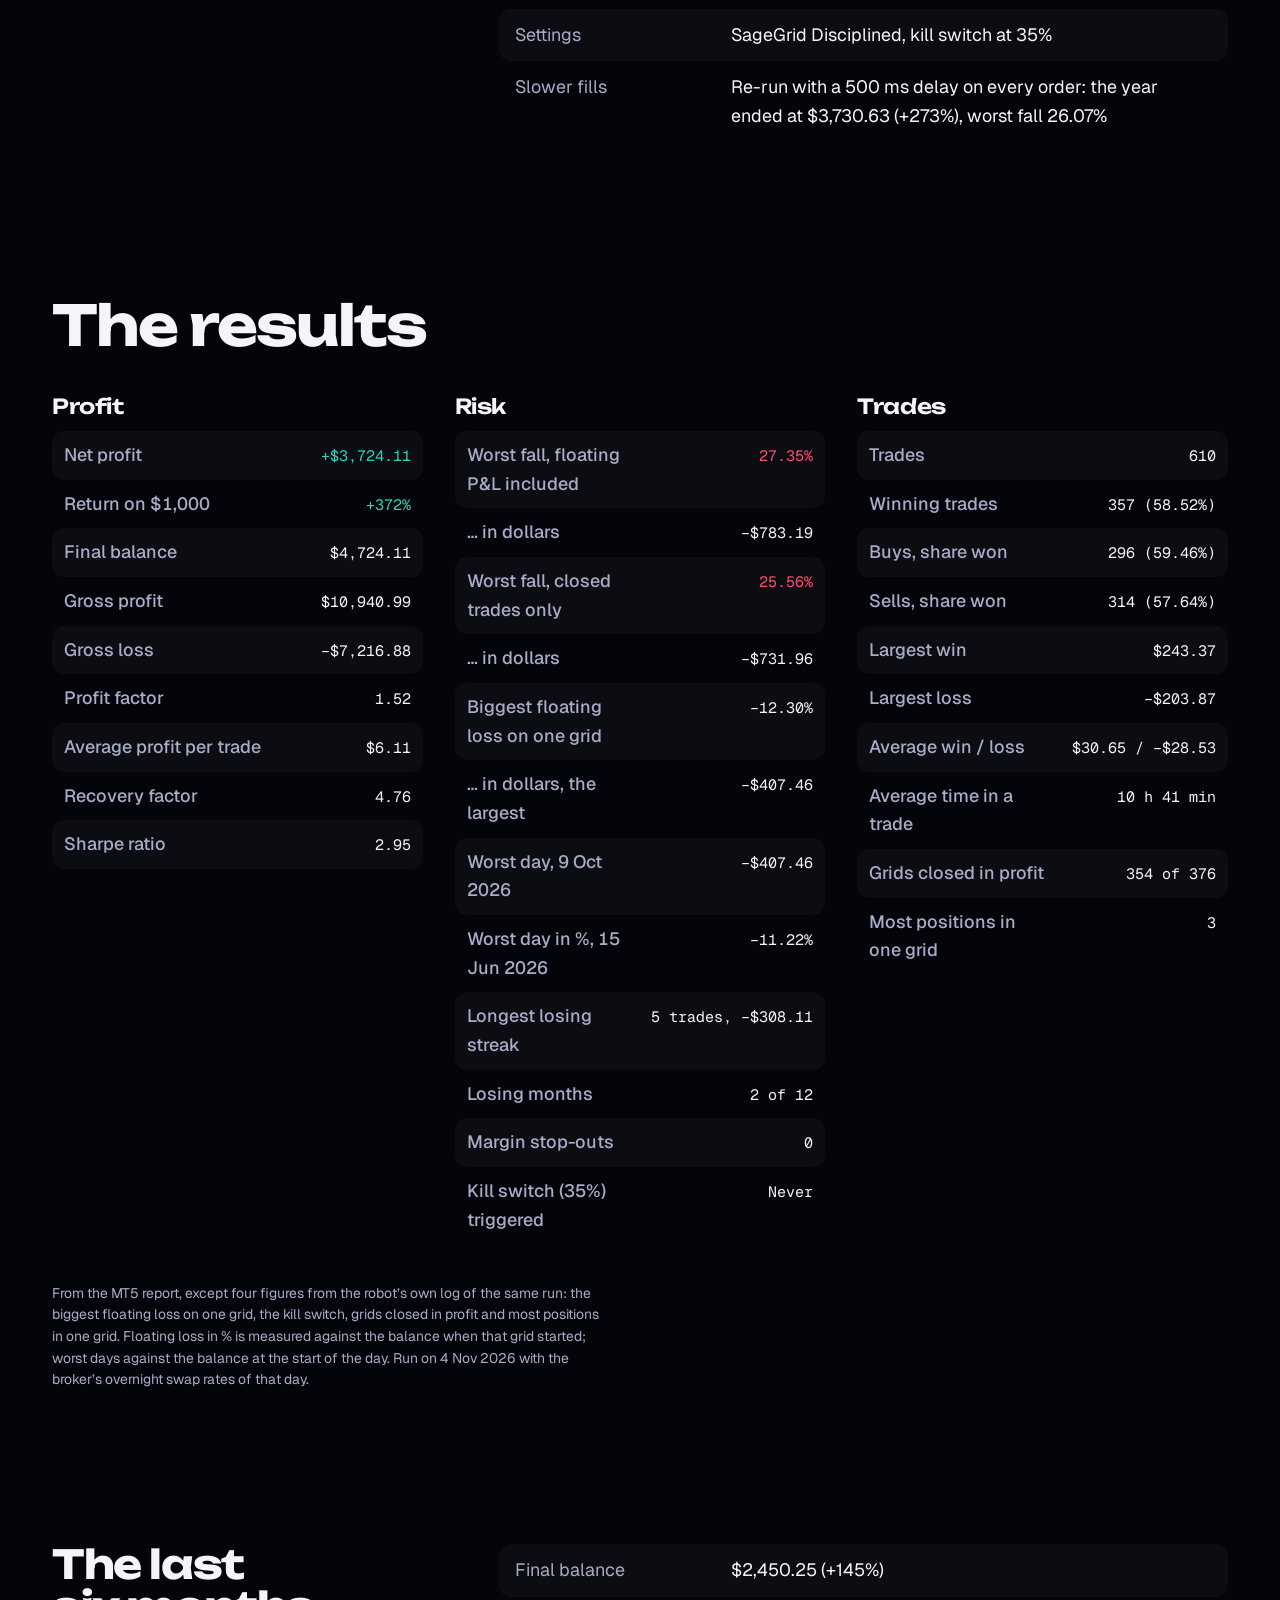
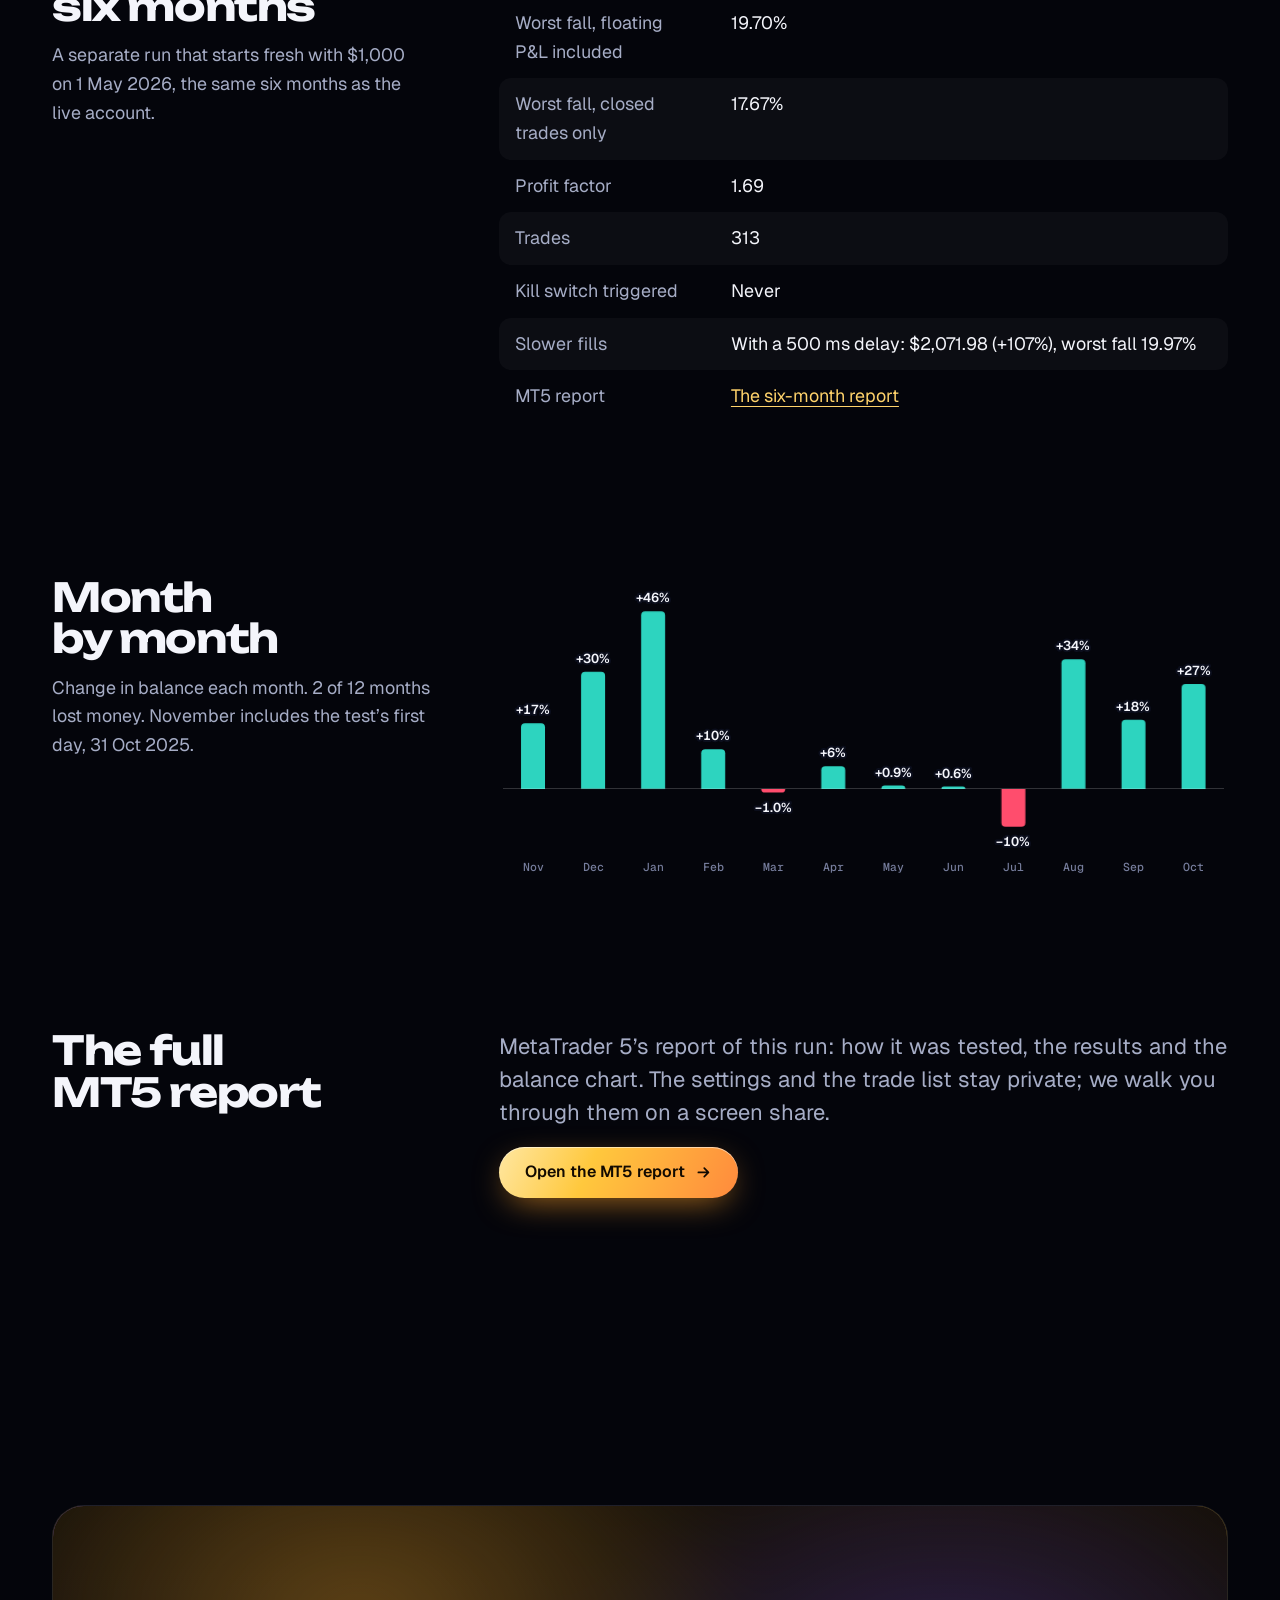
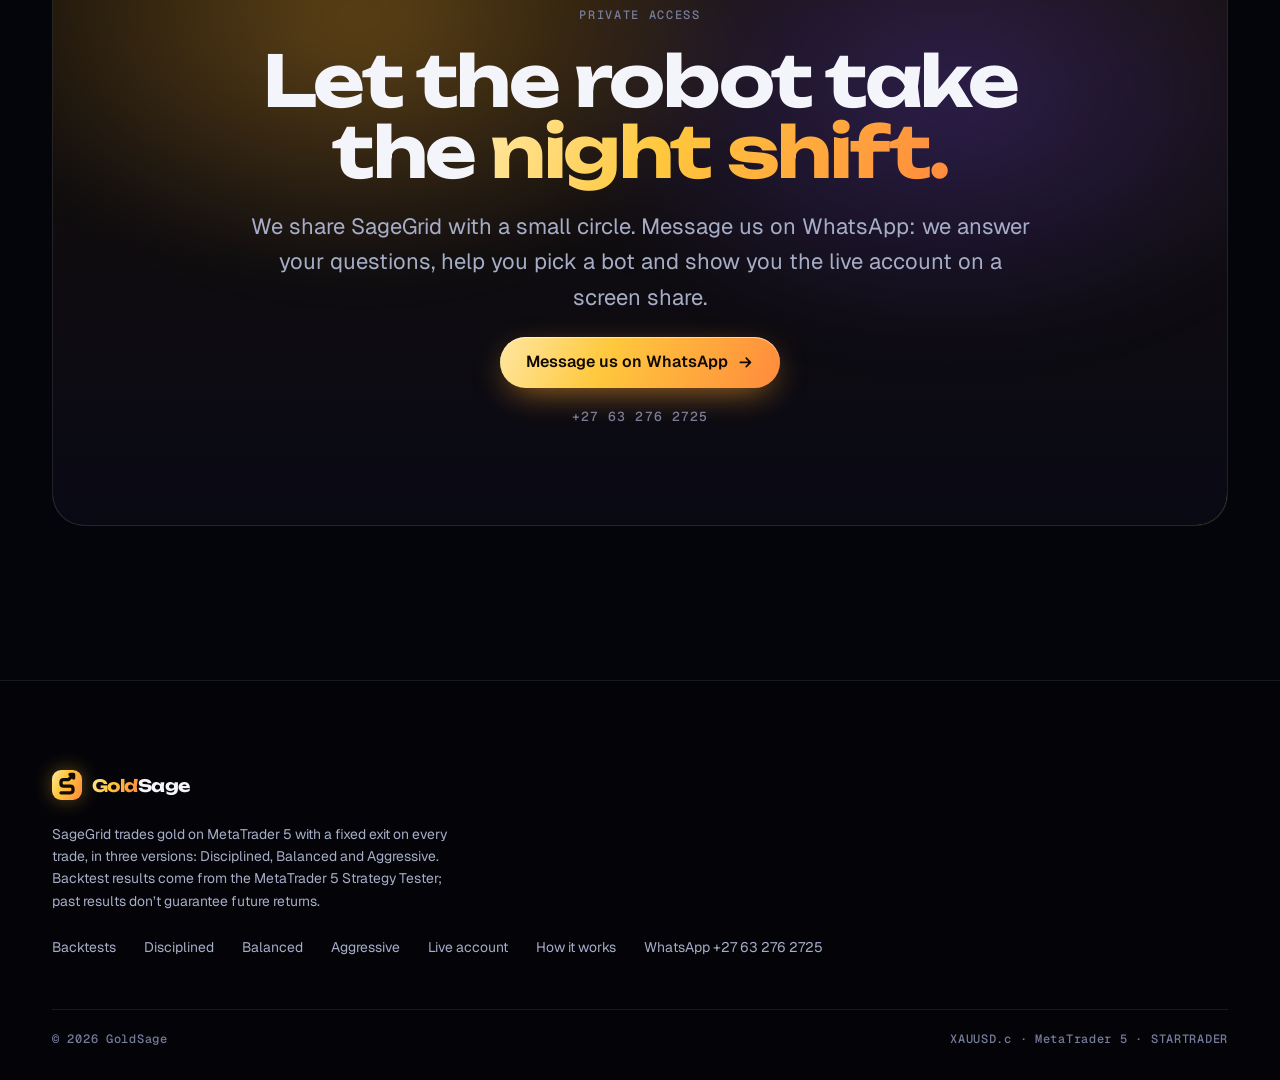
<file: backtest/disciplined/index.html>
<!doctype html>
<html lang="en">
<head>
<title>SageGrid Disciplined: Gold Trading Bot Backtest | GoldSage</title>
<meta name="description" content="SageGrid Disciplined, a gold trading bot for MetaTrader 5: +372% in a one-year MT5 backtest on real XAUUSD ticks, worst fall 27.4% with floating P&amp;L, kill switch 35%.">
<meta charset="utf-8">
<meta name="viewport" content="width=device-width, initial-scale=1">
<meta name="robots" content="index, follow, max-image-preview:large">
<link rel="canonical" href="https://goldsagefx.com/backtest/disciplined/">
<meta property="og:url" content="https://goldsagefx.com/backtest/disciplined/">
<meta name="theme-color" content="#04050B">
<link rel="icon" href="data:image/svg+xml,%3Csvg xmlns=%22http://www.w3.org/2000/svg%22 viewBox=%220 0 100 100%22%3E%3Cdefs%3E%3ClinearGradient id=%22gold%22 x1=%220%22 y1=%220%22 x2=%221%22 y2=%221%22%3E%3Cstop offset=%220%22 stop-color=%22%23FFE9A8%22/%3E%3Cstop offset=%22.45%22 stop-color=%22%23FFC83D%22/%3E%3Cstop offset=%221%22 stop-color=%22%23FF8A3D%22/%3E%3C/linearGradient%3E%3C/defs%3E%3Crect width=%22100%22 height=%22100%22 rx=%2227%22 fill=%22url%28%23gold%29%22/%3E%3Cpath d=%22M30 76H61Q70 76 70 67V63Q70 54 61 54H39Q30 54 30 45V41Q30 32 39 32H55L71 16%22 fill=%22none%22 stroke=%22%23140B00%22 stroke-width=%2211%22 stroke-linecap=%22round%22 stroke-linejoin=%22round%22/%3E%3Cpath d=%22M60 15H72V27%22 fill=%22none%22 stroke=%22%23140B00%22 stroke-width=%2211%22 stroke-linecap=%22round%22 stroke-linejoin=%22round%22/%3E%3C/svg%3E">
<link rel="apple-touch-icon" href="../../assets/touch-icon.png">
<meta property="og:type" content="website">
<meta property="og:site_name" content="GoldSage">
<meta property="og:title" content="GoldSage: gold trading that runs itself">
<meta property="og:description" content="SageGrid, a gold robot for MetaTrader 5, in three versions. One-year MT5 backtests and six months live.">
<meta property="og:image" content="https://goldsagefx.com/assets/og.png">
<meta property="og:image:width" content="1200">
<meta property="og:image:height" content="630">
<meta name="twitter:card" content="summary_large_image">
<link rel="preconnect" href="https://fonts.googleapis.com">
<link rel="preconnect" href="https://fonts.gstatic.com" crossorigin>
<link rel="stylesheet" href="https://fonts.googleapis.com/css2?family=Geist:wght@400..700&family=Geist+Mono:wght@400..600&family=Unbounded:wght@500..800&display=swap">
<link rel="stylesheet" href="../../assets/site.css?v=aa93f6fc">


</head>
<body>
<a class="skip" href="#main">Skip to content</a>
<div class="fx" aria-hidden="true"><div class="fx-aurora"><i></i><i></i><i></i></div><div class="fx-grid"></div></div>
<header class="site-head">
  <div class="bar">
    <a class="wordmark" href="../../" aria-label="GoldSage home">
      <span class="mark"><svg viewBox="0 0 100 100" aria-hidden="true"><path d="M30 76H61Q70 76 70 67V63Q70 54 61 54H39Q30 54 30 45V41Q30 32 39 32H55L71 16" fill="none" stroke="#140B00" stroke-width="11" stroke-linecap="round" stroke-linejoin="round"/><path d="M60 15H72V27" fill="none" stroke="#140B00" stroke-width="11" stroke-linecap="round" stroke-linejoin="round"/></svg></span>
      <span><span class="grad">Gold</span>Sage</span>
    </a>
    <nav class="nav" id="nav" aria-label="Pages">
      <a href="../../#bots">Bots</a>
      <a href="../../backtest/" aria-current="page">Backtests</a>
      <a href="../../live/" >Live account</a>
      <a href="../../how/" >How it works</a>
    </nav>
    <a class="btn btn--small" href="https://wa.me/27632762725?text=Hi%20GoldSage%2C%20I%27d%20like%20access%20to%20SageGrid">Get access</a>
    <button class="menu-btn" type="button" aria-expanded="false" aria-controls="nav" aria-label="Menu"><span></span><span></span></button>
  </div>
</header>

<main id="main" style="--acc:var(--acc-disciplined)">

  <section class="page-head" aria-labelledby="page-title">
    <div class="wrap grid">
      <div class="stack">
        <nav class="botnav" aria-label="Bots">
  <a href="../../backtest/">Compare</a>
  <a style="--acc:var(--acc-disciplined)" href="../../backtest/disciplined/" aria-current="page"><span class="lvl" data-level="1" aria-hidden="true"><i></i><i></i><i></i></span>Disciplined</a><a style="--acc:var(--acc-balanced)" href="../../backtest/balanced/"><span class="lvl" data-level="2" aria-hidden="true"><i></i><i></i><i></i></span>Balanced</a><a style="--acc:var(--acc-aggressive)" href="../../backtest/aggressive/"><span class="lvl" data-level="3" aria-hidden="true"><i></i><i></i><i></i></span>Aggressive</a>
</nav>

        <h1 id="page-title">SageGrid <span class="bot-accent">Disciplined</span></h1>
      </div>
      <p class="lead">$1,000 on 31 Oct 2025 became $4,724.11 by 30 Oct 2026 in the MT5 Strategy Tester, on the broker&rsquo;s real ticks. Trades less often and takes only its target, with no trailing exit. The smallest falls of the three.</p>
    </div>
  </section>

  <section aria-labelledby="curve-title">
    <div class="wrap">
      <h2 id="curve-title" class="sr-only">Balance and lowest equity</h2>
      <ul class="legend">
        <li><i style="background:var(--acc)"></i>Balance at the end of each day</li>
        <li><i style="background:var(--loss)"></i>Lowest equity that day, floating P&amp;L included</li>
      </ul>
      <div class="chart" data-chart="equity" data-bot="disciplined" data-series="balance,low" tabindex="0" style="height:clamp(320px, 42vw, 540px)"
           aria-label="SageGrid Disciplined: balance and lowest equity each day, 31 Oct 2025 to 30 Oct 2026. Use the arrow keys to move through the days."></div>
    </div>
  </section>

  <section class="section" aria-labelledby="setup-title">
    <div class="wrap split">
      <div class="side stack">
        <h2 id="setup-title">How it was tested</h2>
        <p>The conditions below are printed at the top of the MT5 report, so anyone with MetaTrader&nbsp;5 can see how it was run.</p>
      </div>
      <dl class="facts main">
        <dt>Tester</dt><dd>MetaTrader 5 Strategy Tester, every tick based on real ticks</dd>
        <dt>Broker server</dt><dd>STARTRADERFinancial-Live (Build 6230)</dd>
        <dt>Symbol</dt><dd>XAUUSD.c (gold) on the 1-minute chart</dd>
        <dt>Period</dt><dd>31 Oct 2025 to 31 Oct 2026</dd>
        <dt>Price data</dt><dd>87,821,455 ticks, 100% real ticks</dd>
        <dt>Spread</dt><dd>The broker&rsquo;s own, as recorded on every tick</dd>
        <dt>Order delay</dt><dd>150&nbsp;ms on every order</dd>
        <dt>Starting balance</dt><dd>$1,000, leverage 1:500</dd>
        <dt>Settings</dt><dd>SageGrid Disciplined, kill switch at 35%</dd>
        <dt>Slower fills</dt><dd>Re-run with a 500 ms delay on every order: the year ended at $3,730.63 (+273%), worst fall 26.07%</dd>
      </dl>
    </div>
  </section>

  <section class="section" style="padding-top:0" aria-labelledby="results-title">
    <div class="wrap stack-lg">
      <h2 id="results-title">The results</h2>
      <div class="results">
        <div>
          <h3>Profit</h3>
          <table class="table">
            <tbody>
              <tr><th scope="row">Net profit</th><td class="r pos">+$3,724.11</td></tr>
              <tr><th scope="row">Return on $1,000</th><td class="r pos">+372%</td></tr>
              <tr><th scope="row">Final balance</th><td class="r">$4,724.11</td></tr>
              <tr><th scope="row">Gross profit</th><td class="r">$10,940.99</td></tr>
              <tr><th scope="row">Gross loss</th><td class="r">−$7,216.88</td></tr>
              <tr><th scope="row">Profit factor</th><td class="r">1.52</td></tr>
              <tr><th scope="row">Average profit per trade</th><td class="r">$6.11</td></tr>
              <tr><th scope="row">Recovery factor</th><td class="r">4.76</td></tr>
              <tr><th scope="row">Sharpe ratio</th><td class="r">2.95</td></tr>
            </tbody>
          </table>
        </div>
        <div>
          <h3>Risk</h3>
          <table class="table">
            <tbody>
              <tr><th scope="row">Worst fall, floating P&amp;L included</th><td class="r neg">27.35%</td></tr>
              <tr><th scope="row">&hellip; in dollars</th><td class="r">−$783.19</td></tr>
              <tr><th scope="row">Worst fall, closed trades only</th><td class="r neg">25.56%</td></tr>
              <tr><th scope="row">&hellip; in dollars</th><td class="r">−$731.96</td></tr>
              <tr><th scope="row">Biggest floating loss on one grid</th><td class="r">−12.30%</td></tr>
              <tr><th scope="row">&hellip; in dollars, the largest</th><td class="r">−$407.46</td></tr>
              <tr><th scope="row">Worst day, 9 Oct 2026</th><td class="r">−$407.46</td></tr>
              <tr><th scope="row">Worst day in %, 15 Jun 2026</th><td class="r">−11.22%</td></tr>
              <tr><th scope="row">Longest losing streak</th><td class="r">5 trades, −$308.11</td></tr>
              <tr><th scope="row">Losing months</th><td class="r">2 of 12</td></tr>
              <tr><th scope="row">Margin stop-outs</th><td class="r">0</td></tr>
              <tr><th scope="row">Kill switch (35%) triggered</th><td class="r">Never</td></tr>
            </tbody>
          </table>
        </div>
        <div>
          <h3>Trades</h3>
          <table class="table">
            <tbody>
              <tr><th scope="row">Trades</th><td class="r">610</td></tr>
              <tr><th scope="row">Winning trades</th><td class="r">357 (58.52%)</td></tr>
              <tr><th scope="row">Buys, share won</th><td class="r">296 (59.46%)</td></tr>
              <tr><th scope="row">Sells, share won</th><td class="r">314 (57.64%)</td></tr>
              <tr><th scope="row">Largest win</th><td class="r">$243.37</td></tr>
              <tr><th scope="row">Largest loss</th><td class="r">−$203.87</td></tr>
              <tr><th scope="row">Average win / loss</th><td class="r">$30.65 / −$28.53</td></tr>
              <tr><th scope="row">Average time in a trade</th><td class="r">10 h 41 min</td></tr>
              <tr><th scope="row">Grids closed in profit</th><td class="r">354 of 376</td></tr>
              <tr><th scope="row">Most positions in one grid</th><td class="r">3</td></tr>
            </tbody>
          </table>
        </div>
      </div>
      <p class="small">From the MT5 report, except four figures from the robot&rsquo;s own log of the same run: the biggest floating loss on one grid, the kill switch, grids closed in profit and most positions in one grid. Floating loss in % is measured against the balance when that grid started; worst days against the balance at the start of the day. Run on 4 Nov 2026 with the broker&rsquo;s overnight swap rates of that day.</p>
    </div>
  </section>

  <section class="section" style="padding-top:0" aria-labelledby="six-title">
    <div class="wrap split">
      <div class="side stack">
        <h2 id="six-title">The last six months</h2>
        <p>A separate run that starts fresh with $1,000 on 1 May 2026, the same six months as the live account.</p>
      </div>
      <dl class="facts main">
        <dt>Final balance</dt><dd>$2,450.25 (+145%)</dd>
        <dt>Worst fall, floating P&amp;L included</dt><dd>19.70%</dd>
        <dt>Worst fall, closed trades only</dt><dd>17.67%</dd>
        <dt>Profit factor</dt><dd>1.69</dd>
        <dt>Trades</dt><dd>313</dd>
        <dt>Kill switch triggered</dt><dd>Never</dd>
        <dt>Slower fills</dt><dd>With a 500 ms delay: $2,071.98 (+107%), worst fall 19.97%</dd>
        <dt>MT5 report</dt><dd><a href="../../report/disciplined_6m.html" target="_blank" rel="noopener">The six-month report</a></dd>
      </dl>
    </div>
  </section>

  <section class="section" style="padding-top:0" aria-labelledby="months-title">
    <div class="wrap split">
      <div class="side stack">
        <h2 id="months-title">Month by month</h2>
        <p>Change in balance each month. 2 of 12 months lost money. November includes the test&rsquo;s first day, 31&nbsp;Oct&nbsp;2025.</p>
      </div>
      <div class="main">
        <div class="chart" data-chart="months" data-bot="disciplined" style="height:300px" aria-label="Percent change in balance each month, November 2025 to October 2026"></div>
      </div>
    </div>
  </section>

  <section class="section" style="padding-top:0" aria-labelledby="report-title">
    <div class="wrap split">
      <div class="side stack">
        <h2 id="report-title">The full MT5 report</h2>
      </div>
      <div class="main stack">
        <p class="lead">MetaTrader&nbsp;5&rsquo;s report of this run: how it was tested, the results and the balance chart. The settings and the trade list stay private; we walk you through them on a screen share.</p>
        <p><a class="btn" href="../../report/disciplined_1y.html" target="_blank" rel="noopener">Open the MT5 report
          <svg viewBox="0 0 20 20" aria-hidden="true"><path d="M4 10h11M11 5l5 5-5 5" fill="none" stroke="currentColor" stroke-width="2" stroke-linecap="round" stroke-linejoin="round"/></svg></a></p>
      </div>
    </div>
  </section>

  <section class="section" aria-labelledby="cta-title">
  <div class="wrap">
    <div class="cta glow-border reveal">
      <span class="kicker">Private access</span>
      <h2 id="cta-title">Let the robot take the <span class="grad">night shift.</span></h2>
      <p>We share SageGrid with a small circle. Message us on WhatsApp: we answer your questions, help you pick a bot and show you the live account on a screen share.</p>
      <a class="btn" href="https://wa.me/27632762725?text=Hi%20GoldSage%2C%20I%27d%20like%20access%20to%20SageGrid">
        Message us on WhatsApp
        <svg viewBox="0 0 20 20" aria-hidden="true"><path d="M4 10h11M11 5l5 5-5 5" fill="none" stroke="currentColor" stroke-width="2" stroke-linecap="round" stroke-linejoin="round"/></svg>
      </a>
      <span class="phone">+27 63 276 2725</span>
    </div>
  </div>
</section>

</main>
<footer class="site-foot">
  <div class="wrap">
    <div class="foot-top">
      <div>
        <a class="wordmark" href="../../" aria-label="GoldSage home">
          <span class="mark"><svg viewBox="0 0 100 100" aria-hidden="true"><path d="M30 76H61Q70 76 70 67V63Q70 54 61 54H39Q30 54 30 45V41Q30 32 39 32H55L71 16" fill="none" stroke="#140B00" stroke-width="11" stroke-linecap="round" stroke-linejoin="round"/><path d="M60 15H72V27" fill="none" stroke="#140B00" stroke-width="11" stroke-linecap="round" stroke-linejoin="round"/></svg></span>
          <span><span class="grad">Gold</span>Sage</span>
        </a>
        <p>SageGrid trades gold on MetaTrader 5 with a fixed exit on every trade, in three versions: Disciplined, Balanced and Aggressive. Backtest results come from the MetaTrader 5 Strategy Tester; past results don&rsquo;t guarantee future returns.</p>
      </div>
      <nav class="foot-nav" aria-label="Footer">
        <a href="../../backtest/">Backtests</a>
        <a href="../../backtest/disciplined/">Disciplined</a>
        <a href="../../backtest/balanced/">Balanced</a>
        <a href="../../backtest/aggressive/">Aggressive</a>
        <a href="../../live/">Live account</a>
        <a href="../../how/">How it works</a>
        <a href="https://wa.me/27632762725">WhatsApp +27 63 276 2725</a>
      </nav>
    </div>
    <div class="foot-bottom">
      <span>&copy; 2026 GoldSage</span>
      <span>XAUUSD.c &middot; MetaTrader 5 &middot; STARTRADER</span>
    </div>
  </div>
</footer>
<script src="../../assets/data.js?v=9b55c6f1"></script>
<script src="../../assets/site.js?v=6e3b8d21"></script>

</body>
</html>
</file>
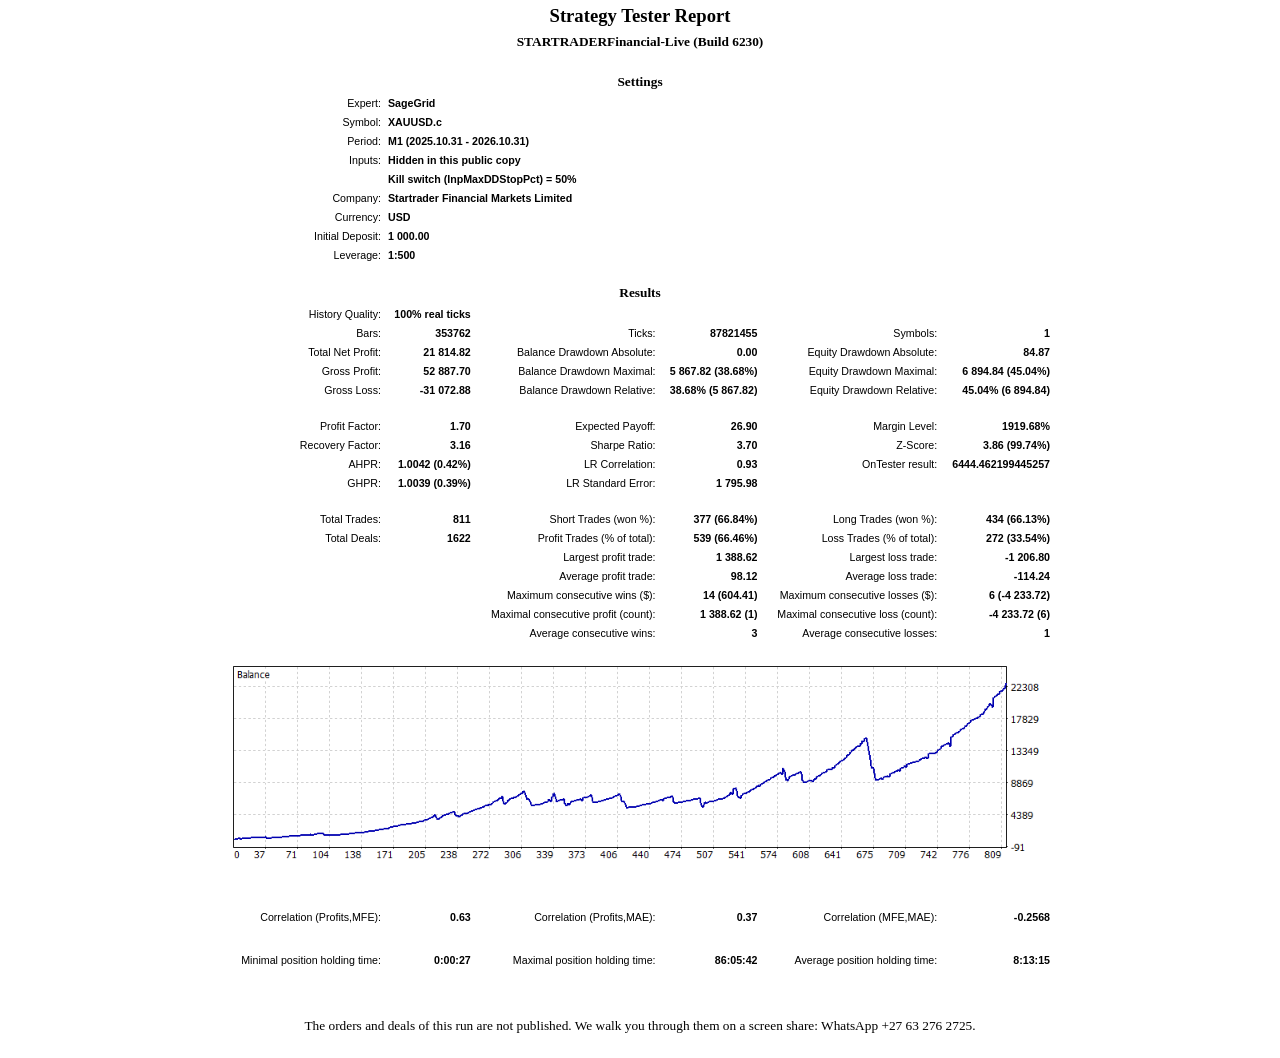
<file: report/aggressive_1y.html>
<!DOCTYPE html PUBLIC "-//W3C//DTD HTML 4.01 Transitional//EN" "http://www.w3.org/TR/html4/loose.dtd">
<html>
  <head>
<meta name="robots" content="noindex, follow">
    <title>Strategy Tester Report</title>
    <meta name="generator" content="strategy tester">
    <style type="text/css">
    <!--
    @media screen {
      td { font: 8pt  Tahoma,Arial; }
      th { font: 10pt Tahoma,Arial; }
    }
    @media print {
      td { font: 7pt Tahoma,Arial; }
      th { font: 9pt Tahoma,Arial; }
    }
    .msdate { mso-number-format:"General Date"; }
    .mspt   { mso-number-format:\#\,\#\#0\.00;  }
    body {margin:1px;}
    //-->
    </style>
  </head>
<body>
<div align="center">
<table cellspacing="1" cellpadding="3" border="0">
   <tr align="center">
      <td colspan="13"><div style="font: 14pt Tahoma"><b>Strategy Tester Report</b><br></div></td>
   </tr>
   <tr align="center">
      <td colspan="13"><div style="font: 10pt Tahoma"><b>STARTRADERFinancial-Live (Build 6230)</b><br></div></td>
   </tr>
   <tr>
      <td nowrap style="height: 10px"></td>
    </tr>
   <tr>
      <td colspan="13" align="center"><div style="font: 10pt Tahoma"><b>Settings</b></div></td>
   </tr>
   <tr align="right">
      <td nowrap colspan="3">Expert:</td>
      <td nowrap colspan="10" align="left"><b>SageGrid</b></td>
   </tr>
   <tr align="right">
      <td nowrap colspan="3">Symbol:</td>
      <td nowrap colspan="10" align="left"><b>XAUUSD.c</b></td>
   </tr>
   <tr align="right">
      <td nowrap colspan="3">Period:</td>
      <td nowrap colspan="10" align="left"><b>M1 (2025.10.31 - 2026.10.31)</b></td>
   </tr>
   <tr align="right">
      <td nowrap colspan="3">Inputs:</td>
      <td nowrap colspan="10" align="left"><b>Hidden in this public copy</b></td>
   </tr>
   <tr align="right">
      <td nowrap colspan="3"></td>
      <td nowrap colspan="10" align="left"><b>Kill switch (InpMaxDDStopPct) = 50%</b></td>
   </tr>
   <tr align="right">
      <td nowrap colspan="3" >Company:</td>
      <td nowrap colspan="10" align="left"><b>Startrader Financial Markets Limited</b></td>
   </tr>
   <tr align="right">
      <td nowrap colspan="3" >Currency:</td>
      <td nowrap colspan="10" align="left"><b>USD</b></td>
   </tr>
   <tr align="right">
      <td nowrap colspan="3" >Initial Deposit:</td>
      <td nowrap colspan="10" align="left"><b>1 000.00</b></td>
   </tr>
   <tr align="right">
      <td nowrap colspan="3" >Leverage:</td>
      <td nowrap colspan="10" align="left"><b>1:500</b></td>
   </tr>
   <tr>
      <td nowrap style="height: 10px"></td>
    </tr>
   <tr>
      <td colspan="13" align="center"><div style="font: 10pt Tahoma"><b>Results</b></div></td>
   </tr>
   <tr align="right">
      <td nowrap colspan="3">History Quality:</td>
      <td nowrap><b>100% real ticks</b></td>
   </tr>
   <tr align="right">
      <td nowrap colspan="3">Bars:</td>
      <td nowrap><b>353762</b></td>
      <td nowrap colspan="3">Ticks:</td>
      <td nowrap><b>87821455</b></td>
      <td nowrap colspan="3">Symbols:</td>
      <td nowrap colspan="2"><b>1</b></td>
   </tr>
   <tr align="right">
      <td nowrap colspan="3">Total Net Profit:</td>
      <td nowrap><b>21 814.82</b></td>
      <td nowrap colspan="3">Balance Drawdown Absolute:</td>
      <td nowrap><b>0.00</b></td>
      <td nowrap colspan="3">Equity Drawdown Absolute:</td>
      <td nowrap colspan="2"><b>84.87</b></td>
   </tr>
   <tr align="right">
      <td nowrap colspan="3">Gross Profit:</td>
      <td nowrap><b>52 887.70</b></td>
      <td nowrap colspan="3">Balance Drawdown Maximal:</td>
      <td nowrap><b>5 867.82 (38.68%)</b></td>
      <td nowrap colspan="3">Equity Drawdown Maximal:</td>
      <td nowrap colspan="2"><b>6 894.84 (45.04%)</b></td>
   </tr>
   <tr align="right">
      <td nowrap colspan="3">Gross Loss:</td>
      <td nowrap><b>-31 072.88</b></td>
      <td nowrap colspan="3">Balance Drawdown Relative:</td>
      <td nowrap><b>38.68% (5 867.82)</b></td>
      <td nowrap colspan="3">Equity Drawdown Relative:</td>
      <td nowrap colspan="2"><b>45.04% (6 894.84)</b></td>
   </tr>
   <tr>
      <td nowrap style="height: 10px"></td>
    </tr>
   <tr align="right">
      <td nowrap colspan="3">Profit Factor:</td>
      <td nowrap><b>1.70</b></td>
      <td nowrap colspan="3">Expected Payoff:</td>
      <td nowrap><b>26.90</b></td>
      <td nowrap colspan="3">Margin Level:</td>
      <td nowrap colspan="2"><b>1919.68%</b></td>
   </tr>
   <tr align="right">
      <td nowrap colspan="3">Recovery Factor:</td>
      <td nowrap><b>3.16</b></td>
      <td nowrap colspan="3">Sharpe Ratio:</td>
      <td nowrap><b>3.70</b></td>
      <td nowrap colspan="3">Z-Score:</td>
      <td nowrap colspan="2"><b>3.86 (99.74%)</b></td>
   </tr>
   <tr align="right">
      <td nowrap colspan="3">AHPR:</td>
      <td nowrap><b>1.0042 (0.42%)</b></td>
      <td nowrap colspan="3">LR Correlation:</td>
      <td nowrap><b>0.93</b></td>
      <td nowrap colspan="3">OnTester result:</td>
      <td nowrap colspan="2"><b>6444.462199445257</b></td>
   </tr>
   <tr align="right">
      <td nowrap colspan="3">GHPR:</td>
      <td nowrap><b>1.0039 (0.39%)</b></td>
      <td nowrap colspan="3">LR Standard Error:</td>
      <td nowrap><b>1 795.98</b></td>
      <td nowrap colspan="3"></td>
      <td nowrap colspan="2"><b></b></td>
   </tr>
   <tr>
      <td nowrap style="height: 10px"></td>
    </tr>
   <tr align="right">
      <td nowrap colspan="3">Total Trades:</td>
      <td nowrap><b>811</b></td>
      <td nowrap colspan="3">Short Trades (won %):</td>
      <td nowrap><b>377 (66.84%)</b></td>
      <td nowrap colspan="3">Long Trades (won %):</td>
      <td nowrap colspan="2"><b>434 (66.13%)</b></td>
   </tr>
   <tr align="right">
      <td nowrap colspan="3">Total Deals:</td>
      <td nowrap><b>1622</b></td>
      <td nowrap colspan="3">Profit Trades (% of total):</td>
      <td nowrap><b>539 (66.46%)</b></td>
      <td nowrap colspan="3">Loss Trades (% of total):</td>
      <td nowrap colspan="2"><b>272 (33.54%)</b></td>
   </tr>
   <tr align="right">
      <td nowrap colspan="4"></td>
      <td nowrap colspan="3">Largest profit trade:</td>
      <td nowrap><b>1 388.62</b></td>
      <td nowrap colspan="3">Largest loss trade:</td>
      <td nowrap colspan="2"><b>-1 206.80</b></td>
   </tr>
   <tr align="right">
      <td nowrap colspan="4"></td>
      <td nowrap colspan="3">Average profit trade:</td>
      <td nowrap><b>98.12</b></td>
      <td nowrap colspan="3">Average loss trade:</td>
      <td nowrap colspan="2"><b>-114.24</b></td>
   </tr>
   <tr align="right">
      <td nowrap colspan="4"></td>
      <td nowrap colspan="3">Maximum consecutive wins ($):</td>
      <td nowrap><b>14 (604.41)</b></td>
      <td nowrap colspan="3">Maximum consecutive losses ($):</td>
      <td nowrap colspan="2"><b>6 (-4 233.72)</b></td>
   </tr>
   <tr align="right">
      <td nowrap colspan="4"></td>
      <td nowrap colspan="3">Maximal consecutive profit (count):</td>
      <td nowrap><b>1 388.62 (1)</b></td>
      <td nowrap colspan="3">Maximal consecutive loss (count):</td>
      <td nowrap colspan="2"><b>-4 233.72 (6)</b></td>
   </tr>
   <tr align="right">
      <td nowrap colspan="4"></td>
      <td nowrap colspan="3">Average consecutive wins:</td>
      <td nowrap><b>3</b></td>
      <td nowrap colspan="3">Average consecutive losses:</td>
      <td nowrap colspan="2"><b>1</b></td>
   </tr>
   <tr align="right">
      <td colspan="13" style="height: 10px"></td>
   </tr>
   <tr align="center">
      <th colspan="13"><img src="aggressive_1y.png" title="Balance graph" width=820 height=200 border=0 alt="Graph"></th>
   </tr>
   <tr align="right">
      <td colspan="13" style="height: 10px"></td>
   </tr>
   <tr align="center">
      <th colspan="13"></th>
   </tr>
   <tr align="right">
      <td colspan="13" style="height: 10px"></td>
   </tr>
   <tr align="right">
      <td nowrap colspan="3">Correlation (Profits,MFE):</td>
      <td nowrap><b>0.63</b></td>
      <td nowrap colspan="3">Correlation (Profits,MAE):</td>
      <td nowrap><b>0.37</b></td>
      <td nowrap colspan="3">Correlation (MFE,MAE):</td>
      <td nowrap colspan="2"><b>-0.2568</b></td>
   </tr>
   <tr align="center">
      <th colspan="13"></th>
   </tr>
   <tr align="right">
      <td colspan="13" style="height: 10px"></td>
   </tr>
   <tr align="right">
      <td nowrap colspan="3">Minimal position holding time:</td>
      <td nowrap><b>0:00:27</b></td>
      <td nowrap colspan="3">Maximal position holding time:</td>
      <td nowrap><b>86:05:42</b></td>
      <td nowrap colspan="3">Average position holding time:</td>
      <td nowrap colspan="2"><b>8:13:15</b></td>
   </tr>
   <tr align="center">
      <th colspan="13"></th>
   </tr>
   <tr align="right">
      <td colspan="13" style="height: 10px"></td>
   </tr>
</table>
<p style="font: 10pt Tahoma; margin: 24px 0">The orders and deals of this run are not published. We walk you through them on a screen share: WhatsApp +27 63 276 2725.</p>
</div>
</body>
</html>
</file>
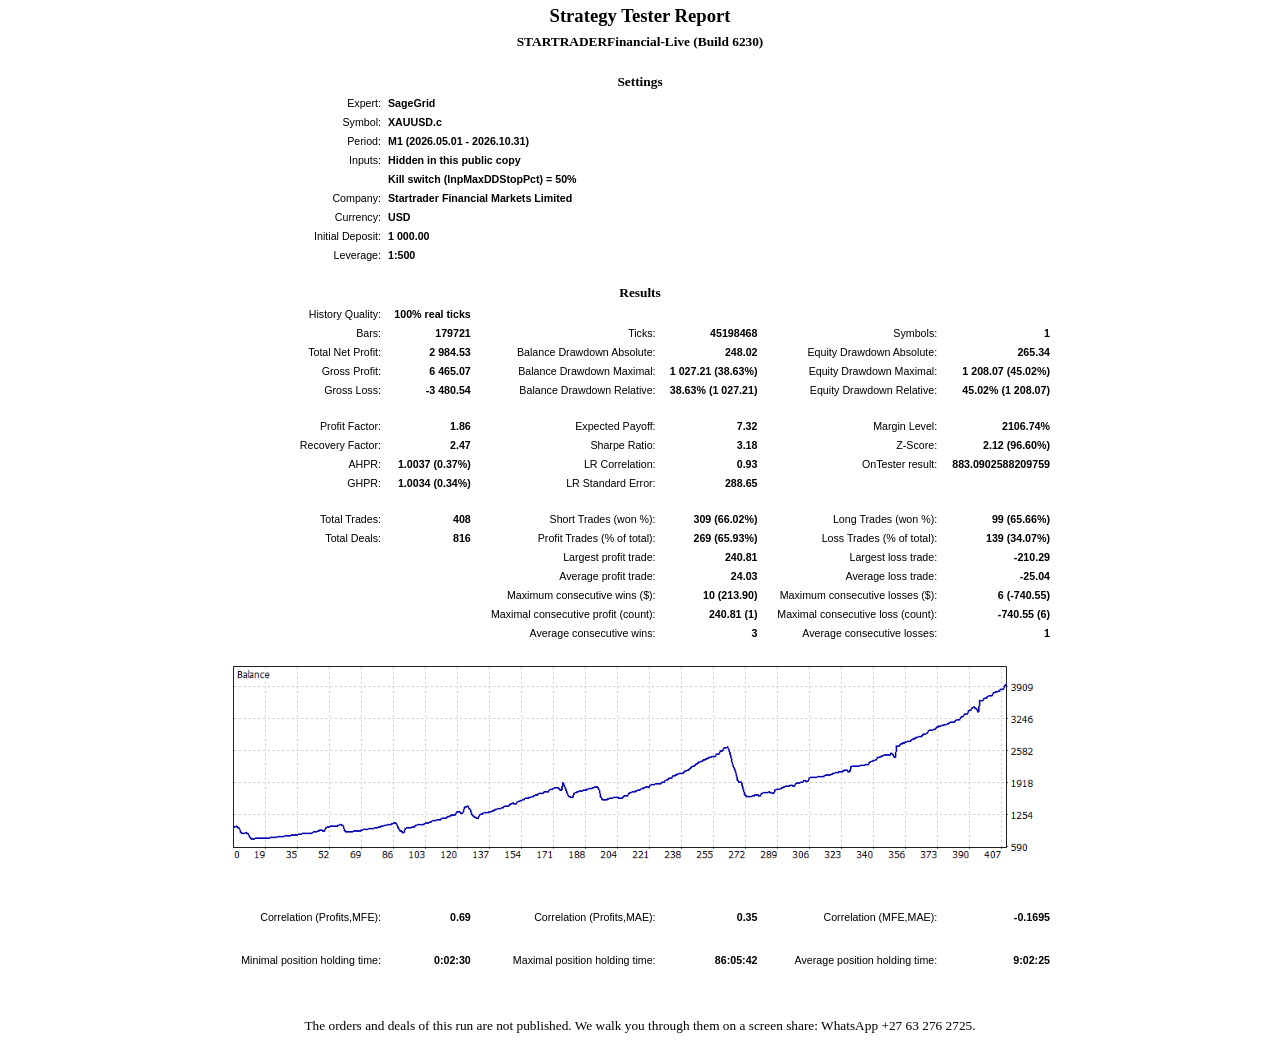
<file: report/aggressive_6m.html>
<!DOCTYPE html PUBLIC "-//W3C//DTD HTML 4.01 Transitional//EN" "http://www.w3.org/TR/html4/loose.dtd">
<html>
  <head>
<meta name="robots" content="noindex, follow">
    <title>Strategy Tester Report</title>
    <meta name="generator" content="strategy tester">
    <style type="text/css">
    <!--
    @media screen {
      td { font: 8pt  Tahoma,Arial; }
      th { font: 10pt Tahoma,Arial; }
    }
    @media print {
      td { font: 7pt Tahoma,Arial; }
      th { font: 9pt Tahoma,Arial; }
    }
    .msdate { mso-number-format:"General Date"; }
    .mspt   { mso-number-format:\#\,\#\#0\.00;  }
    body {margin:1px;}
    //-->
    </style>
  </head>
<body>
<div align="center">
<table cellspacing="1" cellpadding="3" border="0">
   <tr align="center">
      <td colspan="13"><div style="font: 14pt Tahoma"><b>Strategy Tester Report</b><br></div></td>
   </tr>
   <tr align="center">
      <td colspan="13"><div style="font: 10pt Tahoma"><b>STARTRADERFinancial-Live (Build 6230)</b><br></div></td>
   </tr>
   <tr>
      <td nowrap style="height: 10px"></td>
    </tr>
   <tr>
      <td colspan="13" align="center"><div style="font: 10pt Tahoma"><b>Settings</b></div></td>
   </tr>
   <tr align="right">
      <td nowrap colspan="3">Expert:</td>
      <td nowrap colspan="10" align="left"><b>SageGrid</b></td>
   </tr>
   <tr align="right">
      <td nowrap colspan="3">Symbol:</td>
      <td nowrap colspan="10" align="left"><b>XAUUSD.c</b></td>
   </tr>
   <tr align="right">
      <td nowrap colspan="3">Period:</td>
      <td nowrap colspan="10" align="left"><b>M1 (2026.05.01 - 2026.10.31)</b></td>
   </tr>
   <tr align="right">
      <td nowrap colspan="3">Inputs:</td>
      <td nowrap colspan="10" align="left"><b>Hidden in this public copy</b></td>
   </tr>
   <tr align="right">
      <td nowrap colspan="3"></td>
      <td nowrap colspan="10" align="left"><b>Kill switch (InpMaxDDStopPct) = 50%</b></td>
   </tr>
   <tr align="right">
      <td nowrap colspan="3" >Company:</td>
      <td nowrap colspan="10" align="left"><b>Startrader Financial Markets Limited</b></td>
   </tr>
   <tr align="right">
      <td nowrap colspan="3" >Currency:</td>
      <td nowrap colspan="10" align="left"><b>USD</b></td>
   </tr>
   <tr align="right">
      <td nowrap colspan="3" >Initial Deposit:</td>
      <td nowrap colspan="10" align="left"><b>1 000.00</b></td>
   </tr>
   <tr align="right">
      <td nowrap colspan="3" >Leverage:</td>
      <td nowrap colspan="10" align="left"><b>1:500</b></td>
   </tr>
   <tr>
      <td nowrap style="height: 10px"></td>
    </tr>
   <tr>
      <td colspan="13" align="center"><div style="font: 10pt Tahoma"><b>Results</b></div></td>
   </tr>
   <tr align="right">
      <td nowrap colspan="3">History Quality:</td>
      <td nowrap><b>100% real ticks</b></td>
   </tr>
   <tr align="right">
      <td nowrap colspan="3">Bars:</td>
      <td nowrap><b>179721</b></td>
      <td nowrap colspan="3">Ticks:</td>
      <td nowrap><b>45198468</b></td>
      <td nowrap colspan="3">Symbols:</td>
      <td nowrap colspan="2"><b>1</b></td>
   </tr>
   <tr align="right">
      <td nowrap colspan="3">Total Net Profit:</td>
      <td nowrap><b>2 984.53</b></td>
      <td nowrap colspan="3">Balance Drawdown Absolute:</td>
      <td nowrap><b>248.02</b></td>
      <td nowrap colspan="3">Equity Drawdown Absolute:</td>
      <td nowrap colspan="2"><b>265.34</b></td>
   </tr>
   <tr align="right">
      <td nowrap colspan="3">Gross Profit:</td>
      <td nowrap><b>6 465.07</b></td>
      <td nowrap colspan="3">Balance Drawdown Maximal:</td>
      <td nowrap><b>1 027.21 (38.63%)</b></td>
      <td nowrap colspan="3">Equity Drawdown Maximal:</td>
      <td nowrap colspan="2"><b>1 208.07 (45.02%)</b></td>
   </tr>
   <tr align="right">
      <td nowrap colspan="3">Gross Loss:</td>
      <td nowrap><b>-3 480.54</b></td>
      <td nowrap colspan="3">Balance Drawdown Relative:</td>
      <td nowrap><b>38.63% (1 027.21)</b></td>
      <td nowrap colspan="3">Equity Drawdown Relative:</td>
      <td nowrap colspan="2"><b>45.02% (1 208.07)</b></td>
   </tr>
   <tr>
      <td nowrap style="height: 10px"></td>
    </tr>
   <tr align="right">
      <td nowrap colspan="3">Profit Factor:</td>
      <td nowrap><b>1.86</b></td>
      <td nowrap colspan="3">Expected Payoff:</td>
      <td nowrap><b>7.32</b></td>
      <td nowrap colspan="3">Margin Level:</td>
      <td nowrap colspan="2"><b>2106.74%</b></td>
   </tr>
   <tr align="right">
      <td nowrap colspan="3">Recovery Factor:</td>
      <td nowrap><b>2.47</b></td>
      <td nowrap colspan="3">Sharpe Ratio:</td>
      <td nowrap><b>3.18</b></td>
      <td nowrap colspan="3">Z-Score:</td>
      <td nowrap colspan="2"><b>2.12 (96.60%)</b></td>
   </tr>
   <tr align="right">
      <td nowrap colspan="3">AHPR:</td>
      <td nowrap><b>1.0037 (0.37%)</b></td>
      <td nowrap colspan="3">LR Correlation:</td>
      <td nowrap><b>0.93</b></td>
      <td nowrap colspan="3">OnTester result:</td>
      <td nowrap colspan="2"><b>883.0902588209759</b></td>
   </tr>
   <tr align="right">
      <td nowrap colspan="3">GHPR:</td>
      <td nowrap><b>1.0034 (0.34%)</b></td>
      <td nowrap colspan="3">LR Standard Error:</td>
      <td nowrap><b>288.65</b></td>
      <td nowrap colspan="3"></td>
      <td nowrap colspan="2"><b></b></td>
   </tr>
   <tr>
      <td nowrap style="height: 10px"></td>
    </tr>
   <tr align="right">
      <td nowrap colspan="3">Total Trades:</td>
      <td nowrap><b>408</b></td>
      <td nowrap colspan="3">Short Trades (won %):</td>
      <td nowrap><b>309 (66.02%)</b></td>
      <td nowrap colspan="3">Long Trades (won %):</td>
      <td nowrap colspan="2"><b>99 (65.66%)</b></td>
   </tr>
   <tr align="right">
      <td nowrap colspan="3">Total Deals:</td>
      <td nowrap><b>816</b></td>
      <td nowrap colspan="3">Profit Trades (% of total):</td>
      <td nowrap><b>269 (65.93%)</b></td>
      <td nowrap colspan="3">Loss Trades (% of total):</td>
      <td nowrap colspan="2"><b>139 (34.07%)</b></td>
   </tr>
   <tr align="right">
      <td nowrap colspan="4"></td>
      <td nowrap colspan="3">Largest profit trade:</td>
      <td nowrap><b>240.81</b></td>
      <td nowrap colspan="3">Largest loss trade:</td>
      <td nowrap colspan="2"><b>-210.29</b></td>
   </tr>
   <tr align="right">
      <td nowrap colspan="4"></td>
      <td nowrap colspan="3">Average profit trade:</td>
      <td nowrap><b>24.03</b></td>
      <td nowrap colspan="3">Average loss trade:</td>
      <td nowrap colspan="2"><b>-25.04</b></td>
   </tr>
   <tr align="right">
      <td nowrap colspan="4"></td>
      <td nowrap colspan="3">Maximum consecutive wins ($):</td>
      <td nowrap><b>10 (213.90)</b></td>
      <td nowrap colspan="3">Maximum consecutive losses ($):</td>
      <td nowrap colspan="2"><b>6 (-740.55)</b></td>
   </tr>
   <tr align="right">
      <td nowrap colspan="4"></td>
      <td nowrap colspan="3">Maximal consecutive profit (count):</td>
      <td nowrap><b>240.81 (1)</b></td>
      <td nowrap colspan="3">Maximal consecutive loss (count):</td>
      <td nowrap colspan="2"><b>-740.55 (6)</b></td>
   </tr>
   <tr align="right">
      <td nowrap colspan="4"></td>
      <td nowrap colspan="3">Average consecutive wins:</td>
      <td nowrap><b>3</b></td>
      <td nowrap colspan="3">Average consecutive losses:</td>
      <td nowrap colspan="2"><b>1</b></td>
   </tr>
   <tr align="right">
      <td colspan="13" style="height: 10px"></td>
   </tr>
   <tr align="center">
      <th colspan="13"><img src="aggressive_6m.png" title="Balance graph" width=820 height=200 border=0 alt="Graph"></th>
   </tr>
   <tr align="right">
      <td colspan="13" style="height: 10px"></td>
   </tr>
   <tr align="center">
      <th colspan="13"></th>
   </tr>
   <tr align="right">
      <td colspan="13" style="height: 10px"></td>
   </tr>
   <tr align="right">
      <td nowrap colspan="3">Correlation (Profits,MFE):</td>
      <td nowrap><b>0.69</b></td>
      <td nowrap colspan="3">Correlation (Profits,MAE):</td>
      <td nowrap><b>0.35</b></td>
      <td nowrap colspan="3">Correlation (MFE,MAE):</td>
      <td nowrap colspan="2"><b>-0.1695</b></td>
   </tr>
   <tr align="center">
      <th colspan="13"></th>
   </tr>
   <tr align="right">
      <td colspan="13" style="height: 10px"></td>
   </tr>
   <tr align="right">
      <td nowrap colspan="3">Minimal position holding time:</td>
      <td nowrap><b>0:02:30</b></td>
      <td nowrap colspan="3">Maximal position holding time:</td>
      <td nowrap><b>86:05:42</b></td>
      <td nowrap colspan="3">Average position holding time:</td>
      <td nowrap colspan="2"><b>9:02:25</b></td>
   </tr>
   <tr align="center">
      <th colspan="13"></th>
   </tr>
   <tr align="right">
      <td colspan="13" style="height: 10px"></td>
   </tr>
</table>
<p style="font: 10pt Tahoma; margin: 24px 0">The orders and deals of this run are not published. We walk you through them on a screen share: WhatsApp +27 63 276 2725.</p>
</div>
</body>
</html>
</file>
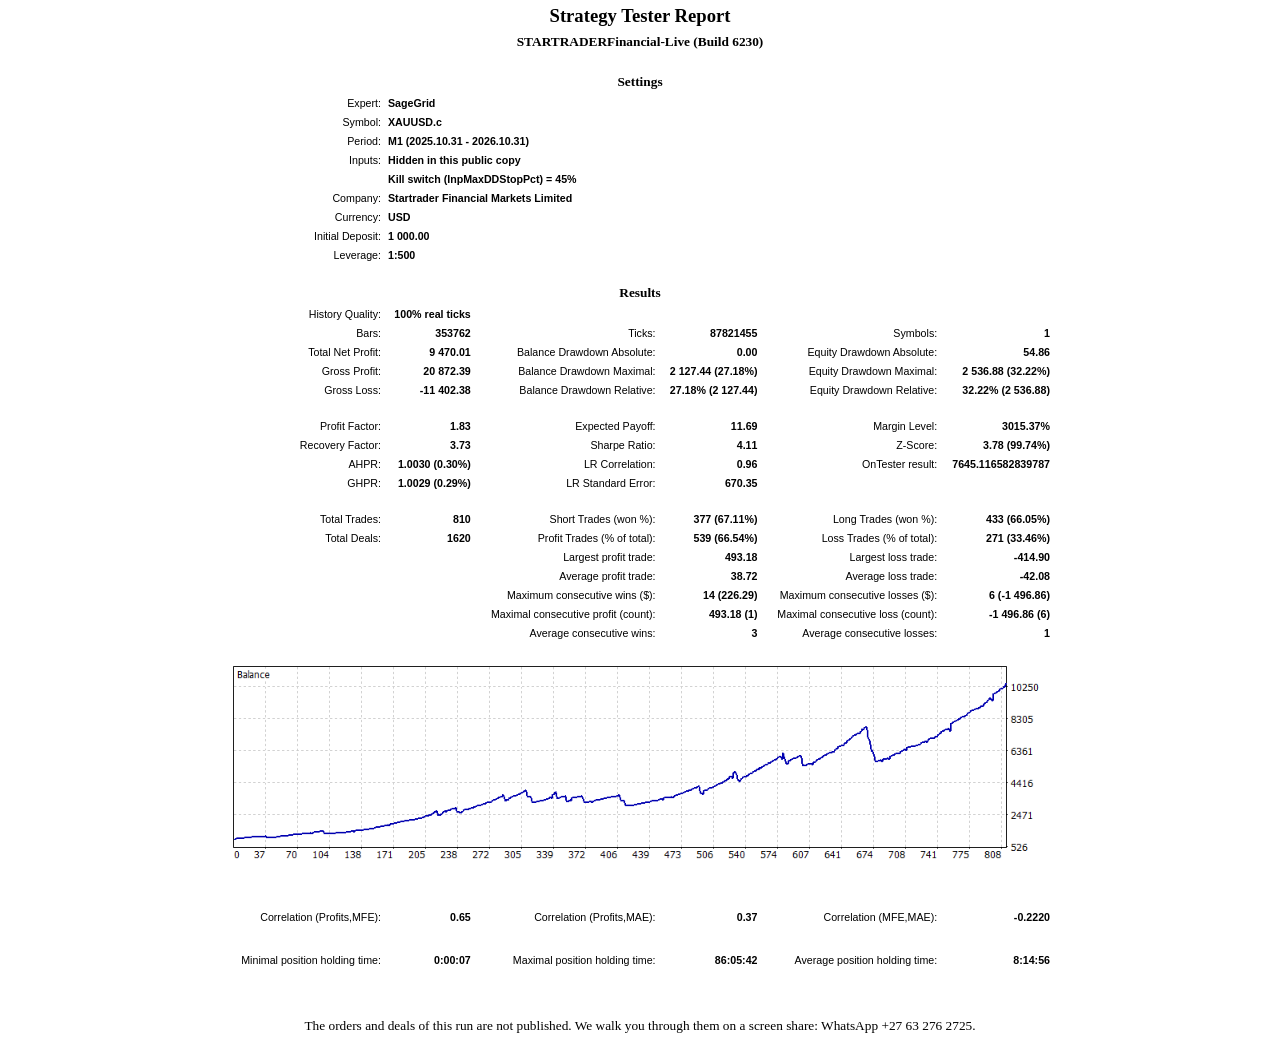
<file: report/balanced_1y.html>
<!DOCTYPE html PUBLIC "-//W3C//DTD HTML 4.01 Transitional//EN" "http://www.w3.org/TR/html4/loose.dtd">
<html>
  <head>
<meta name="robots" content="noindex, follow">
    <title>Strategy Tester Report</title>
    <meta name="generator" content="strategy tester">
    <style type="text/css">
    <!--
    @media screen {
      td { font: 8pt  Tahoma,Arial; }
      th { font: 10pt Tahoma,Arial; }
    }
    @media print {
      td { font: 7pt Tahoma,Arial; }
      th { font: 9pt Tahoma,Arial; }
    }
    .msdate { mso-number-format:"General Date"; }
    .mspt   { mso-number-format:\#\,\#\#0\.00;  }
    body {margin:1px;}
    //-->
    </style>
  </head>
<body>
<div align="center">
<table cellspacing="1" cellpadding="3" border="0">
   <tr align="center">
      <td colspan="13"><div style="font: 14pt Tahoma"><b>Strategy Tester Report</b><br></div></td>
   </tr>
   <tr align="center">
      <td colspan="13"><div style="font: 10pt Tahoma"><b>STARTRADERFinancial-Live (Build 6230)</b><br></div></td>
   </tr>
   <tr>
      <td nowrap style="height: 10px"></td>
    </tr>
   <tr>
      <td colspan="13" align="center"><div style="font: 10pt Tahoma"><b>Settings</b></div></td>
   </tr>
   <tr align="right">
      <td nowrap colspan="3">Expert:</td>
      <td nowrap colspan="10" align="left"><b>SageGrid</b></td>
   </tr>
   <tr align="right">
      <td nowrap colspan="3">Symbol:</td>
      <td nowrap colspan="10" align="left"><b>XAUUSD.c</b></td>
   </tr>
   <tr align="right">
      <td nowrap colspan="3">Period:</td>
      <td nowrap colspan="10" align="left"><b>M1 (2025.10.31 - 2026.10.31)</b></td>
   </tr>
   <tr align="right">
      <td nowrap colspan="3">Inputs:</td>
      <td nowrap colspan="10" align="left"><b>Hidden in this public copy</b></td>
   </tr>
   <tr align="right">
      <td nowrap colspan="3"></td>
      <td nowrap colspan="10" align="left"><b>Kill switch (InpMaxDDStopPct) = 45%</b></td>
   </tr>
   <tr align="right">
      <td nowrap colspan="3" >Company:</td>
      <td nowrap colspan="10" align="left"><b>Startrader Financial Markets Limited</b></td>
   </tr>
   <tr align="right">
      <td nowrap colspan="3" >Currency:</td>
      <td nowrap colspan="10" align="left"><b>USD</b></td>
   </tr>
   <tr align="right">
      <td nowrap colspan="3" >Initial Deposit:</td>
      <td nowrap colspan="10" align="left"><b>1 000.00</b></td>
   </tr>
   <tr align="right">
      <td nowrap colspan="3" >Leverage:</td>
      <td nowrap colspan="10" align="left"><b>1:500</b></td>
   </tr>
   <tr>
      <td nowrap style="height: 10px"></td>
    </tr>
   <tr>
      <td colspan="13" align="center"><div style="font: 10pt Tahoma"><b>Results</b></div></td>
   </tr>
   <tr align="right">
      <td nowrap colspan="3">History Quality:</td>
      <td nowrap><b>100% real ticks</b></td>
   </tr>
   <tr align="right">
      <td nowrap colspan="3">Bars:</td>
      <td nowrap><b>353762</b></td>
      <td nowrap colspan="3">Ticks:</td>
      <td nowrap><b>87821455</b></td>
      <td nowrap colspan="3">Symbols:</td>
      <td nowrap colspan="2"><b>1</b></td>
   </tr>
   <tr align="right">
      <td nowrap colspan="3">Total Net Profit:</td>
      <td nowrap><b>9 470.01</b></td>
      <td nowrap colspan="3">Balance Drawdown Absolute:</td>
      <td nowrap><b>0.00</b></td>
      <td nowrap colspan="3">Equity Drawdown Absolute:</td>
      <td nowrap colspan="2"><b>54.86</b></td>
   </tr>
   <tr align="right">
      <td nowrap colspan="3">Gross Profit:</td>
      <td nowrap><b>20 872.39</b></td>
      <td nowrap colspan="3">Balance Drawdown Maximal:</td>
      <td nowrap><b>2 127.44 (27.18%)</b></td>
      <td nowrap colspan="3">Equity Drawdown Maximal:</td>
      <td nowrap colspan="2"><b>2 536.88 (32.22%)</b></td>
   </tr>
   <tr align="right">
      <td nowrap colspan="3">Gross Loss:</td>
      <td nowrap><b>-11 402.38</b></td>
      <td nowrap colspan="3">Balance Drawdown Relative:</td>
      <td nowrap><b>27.18% (2 127.44)</b></td>
      <td nowrap colspan="3">Equity Drawdown Relative:</td>
      <td nowrap colspan="2"><b>32.22% (2 536.88)</b></td>
   </tr>
   <tr>
      <td nowrap style="height: 10px"></td>
    </tr>
   <tr align="right">
      <td nowrap colspan="3">Profit Factor:</td>
      <td nowrap><b>1.83</b></td>
      <td nowrap colspan="3">Expected Payoff:</td>
      <td nowrap><b>11.69</b></td>
      <td nowrap colspan="3">Margin Level:</td>
      <td nowrap colspan="2"><b>3015.37%</b></td>
   </tr>
   <tr align="right">
      <td nowrap colspan="3">Recovery Factor:</td>
      <td nowrap><b>3.73</b></td>
      <td nowrap colspan="3">Sharpe Ratio:</td>
      <td nowrap><b>4.11</b></td>
      <td nowrap colspan="3">Z-Score:</td>
      <td nowrap colspan="2"><b>3.78 (99.74%)</b></td>
   </tr>
   <tr align="right">
      <td nowrap colspan="3">AHPR:</td>
      <td nowrap><b>1.0030 (0.30%)</b></td>
      <td nowrap colspan="3">LR Correlation:</td>
      <td nowrap><b>0.96</b></td>
      <td nowrap colspan="3">OnTester result:</td>
      <td nowrap colspan="2"><b>7645.116582839787</b></td>
   </tr>
   <tr align="right">
      <td nowrap colspan="3">GHPR:</td>
      <td nowrap><b>1.0029 (0.29%)</b></td>
      <td nowrap colspan="3">LR Standard Error:</td>
      <td nowrap><b>670.35</b></td>
      <td nowrap colspan="3"></td>
      <td nowrap colspan="2"><b></b></td>
   </tr>
   <tr>
      <td nowrap style="height: 10px"></td>
    </tr>
   <tr align="right">
      <td nowrap colspan="3">Total Trades:</td>
      <td nowrap><b>810</b></td>
      <td nowrap colspan="3">Short Trades (won %):</td>
      <td nowrap><b>377 (67.11%)</b></td>
      <td nowrap colspan="3">Long Trades (won %):</td>
      <td nowrap colspan="2"><b>433 (66.05%)</b></td>
   </tr>
   <tr align="right">
      <td nowrap colspan="3">Total Deals:</td>
      <td nowrap><b>1620</b></td>
      <td nowrap colspan="3">Profit Trades (% of total):</td>
      <td nowrap><b>539 (66.54%)</b></td>
      <td nowrap colspan="3">Loss Trades (% of total):</td>
      <td nowrap colspan="2"><b>271 (33.46%)</b></td>
   </tr>
   <tr align="right">
      <td nowrap colspan="4"></td>
      <td nowrap colspan="3">Largest profit trade:</td>
      <td nowrap><b>493.18</b></td>
      <td nowrap colspan="3">Largest loss trade:</td>
      <td nowrap colspan="2"><b>-414.90</b></td>
   </tr>
   <tr align="right">
      <td nowrap colspan="4"></td>
      <td nowrap colspan="3">Average profit trade:</td>
      <td nowrap><b>38.72</b></td>
      <td nowrap colspan="3">Average loss trade:</td>
      <td nowrap colspan="2"><b>-42.08</b></td>
   </tr>
   <tr align="right">
      <td nowrap colspan="4"></td>
      <td nowrap colspan="3">Maximum consecutive wins ($):</td>
      <td nowrap><b>14 (226.29)</b></td>
      <td nowrap colspan="3">Maximum consecutive losses ($):</td>
      <td nowrap colspan="2"><b>6 (-1 496.86)</b></td>
   </tr>
   <tr align="right">
      <td nowrap colspan="4"></td>
      <td nowrap colspan="3">Maximal consecutive profit (count):</td>
      <td nowrap><b>493.18 (1)</b></td>
      <td nowrap colspan="3">Maximal consecutive loss (count):</td>
      <td nowrap colspan="2"><b>-1 496.86 (6)</b></td>
   </tr>
   <tr align="right">
      <td nowrap colspan="4"></td>
      <td nowrap colspan="3">Average consecutive wins:</td>
      <td nowrap><b>3</b></td>
      <td nowrap colspan="3">Average consecutive losses:</td>
      <td nowrap colspan="2"><b>1</b></td>
   </tr>
   <tr align="right">
      <td colspan="13" style="height: 10px"></td>
   </tr>
   <tr align="center">
      <th colspan="13"><img src="balanced_1y.png" title="Balance graph" width=820 height=200 border=0 alt="Graph"></th>
   </tr>
   <tr align="right">
      <td colspan="13" style="height: 10px"></td>
   </tr>
   <tr align="center">
      <th colspan="13"></th>
   </tr>
   <tr align="right">
      <td colspan="13" style="height: 10px"></td>
   </tr>
   <tr align="right">
      <td nowrap colspan="3">Correlation (Profits,MFE):</td>
      <td nowrap><b>0.65</b></td>
      <td nowrap colspan="3">Correlation (Profits,MAE):</td>
      <td nowrap><b>0.37</b></td>
      <td nowrap colspan="3">Correlation (MFE,MAE):</td>
      <td nowrap colspan="2"><b>-0.2220</b></td>
   </tr>
   <tr align="center">
      <th colspan="13"></th>
   </tr>
   <tr align="right">
      <td colspan="13" style="height: 10px"></td>
   </tr>
   <tr align="right">
      <td nowrap colspan="3">Minimal position holding time:</td>
      <td nowrap><b>0:00:07</b></td>
      <td nowrap colspan="3">Maximal position holding time:</td>
      <td nowrap><b>86:05:42</b></td>
      <td nowrap colspan="3">Average position holding time:</td>
      <td nowrap colspan="2"><b>8:14:56</b></td>
   </tr>
   <tr align="center">
      <th colspan="13"></th>
   </tr>
   <tr align="right">
      <td colspan="13" style="height: 10px"></td>
   </tr>
</table>
<p style="font: 10pt Tahoma; margin: 24px 0">The orders and deals of this run are not published. We walk you through them on a screen share: WhatsApp +27 63 276 2725.</p>
</div>
</body>
</html>
</file>
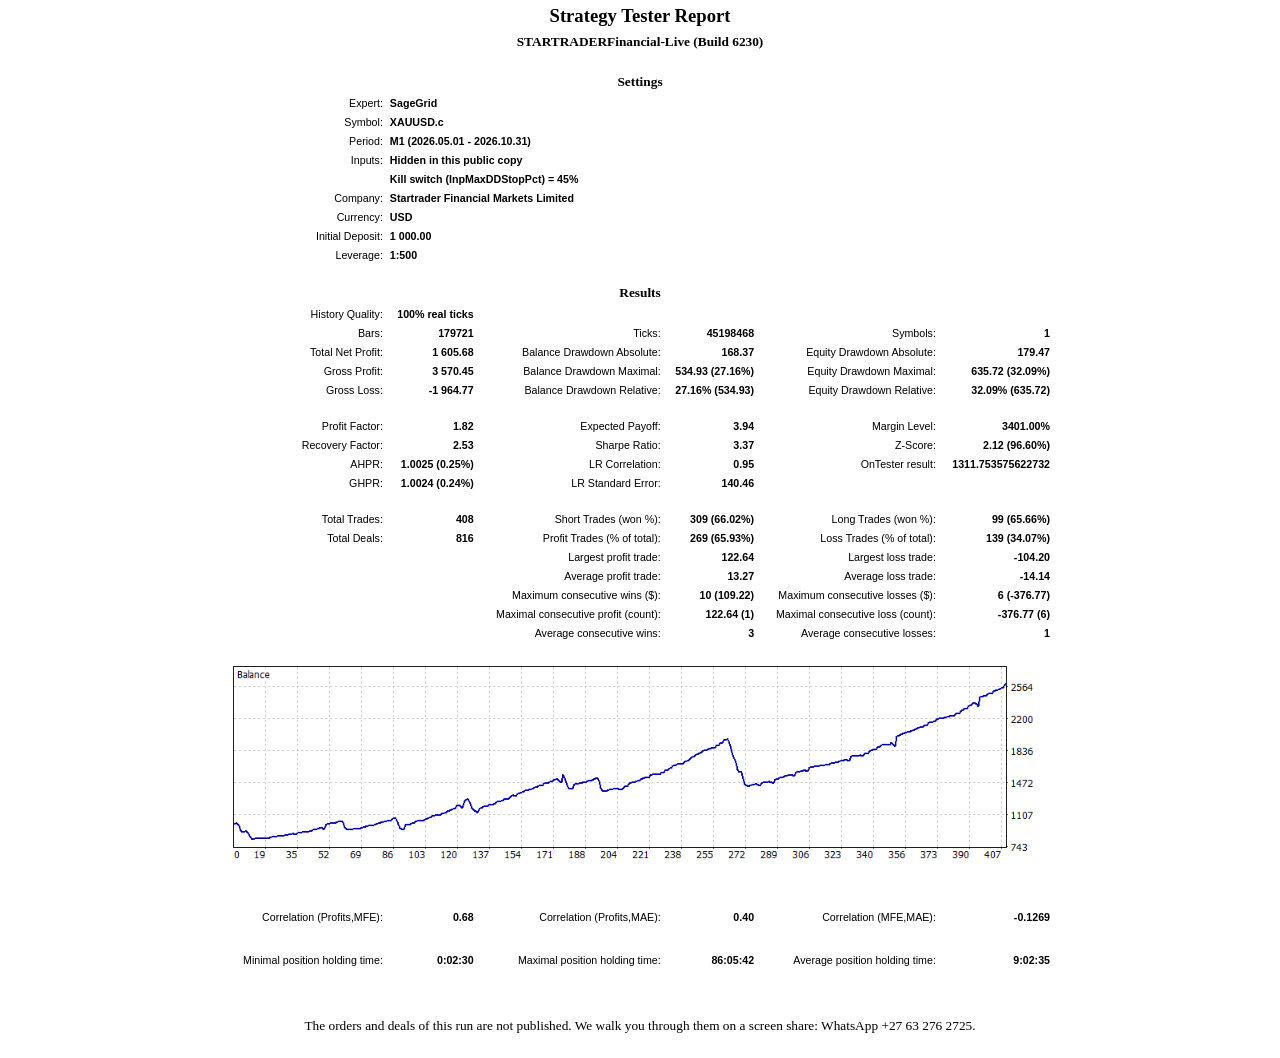
<file: report/balanced_6m.html>
<!DOCTYPE html PUBLIC "-//W3C//DTD HTML 4.01 Transitional//EN" "http://www.w3.org/TR/html4/loose.dtd">
<html>
  <head>
<meta name="robots" content="noindex, follow">
    <title>Strategy Tester Report</title>
    <meta name="generator" content="strategy tester">
    <style type="text/css">
    <!--
    @media screen {
      td { font: 8pt  Tahoma,Arial; }
      th { font: 10pt Tahoma,Arial; }
    }
    @media print {
      td { font: 7pt Tahoma,Arial; }
      th { font: 9pt Tahoma,Arial; }
    }
    .msdate { mso-number-format:"General Date"; }
    .mspt   { mso-number-format:\#\,\#\#0\.00;  }
    body {margin:1px;}
    //-->
    </style>
  </head>
<body>
<div align="center">
<table cellspacing="1" cellpadding="3" border="0">
   <tr align="center">
      <td colspan="13"><div style="font: 14pt Tahoma"><b>Strategy Tester Report</b><br></div></td>
   </tr>
   <tr align="center">
      <td colspan="13"><div style="font: 10pt Tahoma"><b>STARTRADERFinancial-Live (Build 6230)</b><br></div></td>
   </tr>
   <tr>
      <td nowrap style="height: 10px"></td>
    </tr>
   <tr>
      <td colspan="13" align="center"><div style="font: 10pt Tahoma"><b>Settings</b></div></td>
   </tr>
   <tr align="right">
      <td nowrap colspan="3">Expert:</td>
      <td nowrap colspan="10" align="left"><b>SageGrid</b></td>
   </tr>
   <tr align="right">
      <td nowrap colspan="3">Symbol:</td>
      <td nowrap colspan="10" align="left"><b>XAUUSD.c</b></td>
   </tr>
   <tr align="right">
      <td nowrap colspan="3">Period:</td>
      <td nowrap colspan="10" align="left"><b>M1 (2026.05.01 - 2026.10.31)</b></td>
   </tr>
   <tr align="right">
      <td nowrap colspan="3">Inputs:</td>
      <td nowrap colspan="10" align="left"><b>Hidden in this public copy</b></td>
   </tr>
   <tr align="right">
      <td nowrap colspan="3"></td>
      <td nowrap colspan="10" align="left"><b>Kill switch (InpMaxDDStopPct) = 45%</b></td>
   </tr>
   <tr align="right">
      <td nowrap colspan="3" >Company:</td>
      <td nowrap colspan="10" align="left"><b>Startrader Financial Markets Limited</b></td>
   </tr>
   <tr align="right">
      <td nowrap colspan="3" >Currency:</td>
      <td nowrap colspan="10" align="left"><b>USD</b></td>
   </tr>
   <tr align="right">
      <td nowrap colspan="3" >Initial Deposit:</td>
      <td nowrap colspan="10" align="left"><b>1 000.00</b></td>
   </tr>
   <tr align="right">
      <td nowrap colspan="3" >Leverage:</td>
      <td nowrap colspan="10" align="left"><b>1:500</b></td>
   </tr>
   <tr>
      <td nowrap style="height: 10px"></td>
    </tr>
   <tr>
      <td colspan="13" align="center"><div style="font: 10pt Tahoma"><b>Results</b></div></td>
   </tr>
   <tr align="right">
      <td nowrap colspan="3">History Quality:</td>
      <td nowrap><b>100% real ticks</b></td>
   </tr>
   <tr align="right">
      <td nowrap colspan="3">Bars:</td>
      <td nowrap><b>179721</b></td>
      <td nowrap colspan="3">Ticks:</td>
      <td nowrap><b>45198468</b></td>
      <td nowrap colspan="3">Symbols:</td>
      <td nowrap colspan="2"><b>1</b></td>
   </tr>
   <tr align="right">
      <td nowrap colspan="3">Total Net Profit:</td>
      <td nowrap><b>1 605.68</b></td>
      <td nowrap colspan="3">Balance Drawdown Absolute:</td>
      <td nowrap><b>168.37</b></td>
      <td nowrap colspan="3">Equity Drawdown Absolute:</td>
      <td nowrap colspan="2"><b>179.47</b></td>
   </tr>
   <tr align="right">
      <td nowrap colspan="3">Gross Profit:</td>
      <td nowrap><b>3 570.45</b></td>
      <td nowrap colspan="3">Balance Drawdown Maximal:</td>
      <td nowrap><b>534.93 (27.16%)</b></td>
      <td nowrap colspan="3">Equity Drawdown Maximal:</td>
      <td nowrap colspan="2"><b>635.72 (32.09%)</b></td>
   </tr>
   <tr align="right">
      <td nowrap colspan="3">Gross Loss:</td>
      <td nowrap><b>-1 964.77</b></td>
      <td nowrap colspan="3">Balance Drawdown Relative:</td>
      <td nowrap><b>27.16% (534.93)</b></td>
      <td nowrap colspan="3">Equity Drawdown Relative:</td>
      <td nowrap colspan="2"><b>32.09% (635.72)</b></td>
   </tr>
   <tr>
      <td nowrap style="height: 10px"></td>
    </tr>
   <tr align="right">
      <td nowrap colspan="3">Profit Factor:</td>
      <td nowrap><b>1.82</b></td>
      <td nowrap colspan="3">Expected Payoff:</td>
      <td nowrap><b>3.94</b></td>
      <td nowrap colspan="3">Margin Level:</td>
      <td nowrap colspan="2"><b>3401.00%</b></td>
   </tr>
   <tr align="right">
      <td nowrap colspan="3">Recovery Factor:</td>
      <td nowrap><b>2.53</b></td>
      <td nowrap colspan="3">Sharpe Ratio:</td>
      <td nowrap><b>3.37</b></td>
      <td nowrap colspan="3">Z-Score:</td>
      <td nowrap colspan="2"><b>2.12 (96.60%)</b></td>
   </tr>
   <tr align="right">
      <td nowrap colspan="3">AHPR:</td>
      <td nowrap><b>1.0025 (0.25%)</b></td>
      <td nowrap colspan="3">LR Correlation:</td>
      <td nowrap><b>0.95</b></td>
      <td nowrap colspan="3">OnTester result:</td>
      <td nowrap colspan="2"><b>1311.753575622732</b></td>
   </tr>
   <tr align="right">
      <td nowrap colspan="3">GHPR:</td>
      <td nowrap><b>1.0024 (0.24%)</b></td>
      <td nowrap colspan="3">LR Standard Error:</td>
      <td nowrap><b>140.46</b></td>
      <td nowrap colspan="3"></td>
      <td nowrap colspan="2"><b></b></td>
   </tr>
   <tr>
      <td nowrap style="height: 10px"></td>
    </tr>
   <tr align="right">
      <td nowrap colspan="3">Total Trades:</td>
      <td nowrap><b>408</b></td>
      <td nowrap colspan="3">Short Trades (won %):</td>
      <td nowrap><b>309 (66.02%)</b></td>
      <td nowrap colspan="3">Long Trades (won %):</td>
      <td nowrap colspan="2"><b>99 (65.66%)</b></td>
   </tr>
   <tr align="right">
      <td nowrap colspan="3">Total Deals:</td>
      <td nowrap><b>816</b></td>
      <td nowrap colspan="3">Profit Trades (% of total):</td>
      <td nowrap><b>269 (65.93%)</b></td>
      <td nowrap colspan="3">Loss Trades (% of total):</td>
      <td nowrap colspan="2"><b>139 (34.07%)</b></td>
   </tr>
   <tr align="right">
      <td nowrap colspan="4"></td>
      <td nowrap colspan="3">Largest profit trade:</td>
      <td nowrap><b>122.64</b></td>
      <td nowrap colspan="3">Largest loss trade:</td>
      <td nowrap colspan="2"><b>-104.20</b></td>
   </tr>
   <tr align="right">
      <td nowrap colspan="4"></td>
      <td nowrap colspan="3">Average profit trade:</td>
      <td nowrap><b>13.27</b></td>
      <td nowrap colspan="3">Average loss trade:</td>
      <td nowrap colspan="2"><b>-14.14</b></td>
   </tr>
   <tr align="right">
      <td nowrap colspan="4"></td>
      <td nowrap colspan="3">Maximum consecutive wins ($):</td>
      <td nowrap><b>10 (109.22)</b></td>
      <td nowrap colspan="3">Maximum consecutive losses ($):</td>
      <td nowrap colspan="2"><b>6 (-376.77)</b></td>
   </tr>
   <tr align="right">
      <td nowrap colspan="4"></td>
      <td nowrap colspan="3">Maximal consecutive profit (count):</td>
      <td nowrap><b>122.64 (1)</b></td>
      <td nowrap colspan="3">Maximal consecutive loss (count):</td>
      <td nowrap colspan="2"><b>-376.77 (6)</b></td>
   </tr>
   <tr align="right">
      <td nowrap colspan="4"></td>
      <td nowrap colspan="3">Average consecutive wins:</td>
      <td nowrap><b>3</b></td>
      <td nowrap colspan="3">Average consecutive losses:</td>
      <td nowrap colspan="2"><b>1</b></td>
   </tr>
   <tr align="right">
      <td colspan="13" style="height: 10px"></td>
   </tr>
   <tr align="center">
      <th colspan="13"><img src="balanced_6m.png" title="Balance graph" width=820 height=200 border=0 alt="Graph"></th>
   </tr>
   <tr align="right">
      <td colspan="13" style="height: 10px"></td>
   </tr>
   <tr align="center">
      <th colspan="13"></th>
   </tr>
   <tr align="right">
      <td colspan="13" style="height: 10px"></td>
   </tr>
   <tr align="right">
      <td nowrap colspan="3">Correlation (Profits,MFE):</td>
      <td nowrap><b>0.68</b></td>
      <td nowrap colspan="3">Correlation (Profits,MAE):</td>
      <td nowrap><b>0.40</b></td>
      <td nowrap colspan="3">Correlation (MFE,MAE):</td>
      <td nowrap colspan="2"><b>-0.1269</b></td>
   </tr>
   <tr align="center">
      <th colspan="13"></th>
   </tr>
   <tr align="right">
      <td colspan="13" style="height: 10px"></td>
   </tr>
   <tr align="right">
      <td nowrap colspan="3">Minimal position holding time:</td>
      <td nowrap><b>0:02:30</b></td>
      <td nowrap colspan="3">Maximal position holding time:</td>
      <td nowrap><b>86:05:42</b></td>
      <td nowrap colspan="3">Average position holding time:</td>
      <td nowrap colspan="2"><b>9:02:35</b></td>
   </tr>
   <tr align="center">
      <th colspan="13"></th>
   </tr>
   <tr align="right">
      <td colspan="13" style="height: 10px"></td>
   </tr>
</table>
<p style="font: 10pt Tahoma; margin: 24px 0">The orders and deals of this run are not published. We walk you through them on a screen share: WhatsApp +27 63 276 2725.</p>
</div>
</body>
</html>
</file>
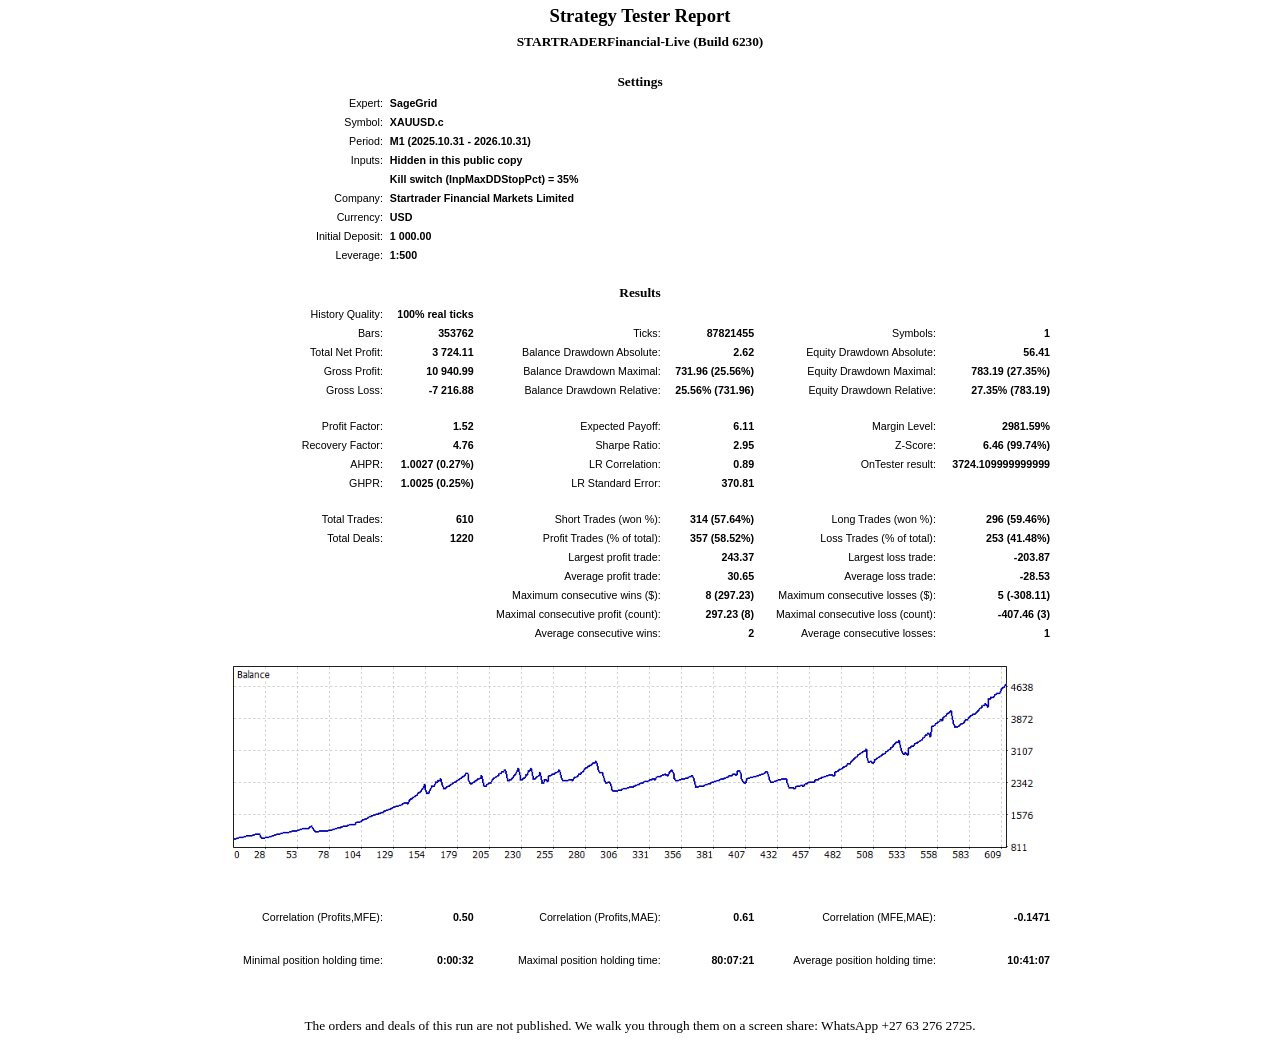
<file: report/disciplined_1y.html>
<!DOCTYPE html PUBLIC "-//W3C//DTD HTML 4.01 Transitional//EN" "http://www.w3.org/TR/html4/loose.dtd">
<html>
  <head>
<meta name="robots" content="noindex, follow">
    <title>Strategy Tester Report</title>
    <meta name="generator" content="strategy tester">
    <style type="text/css">
    <!--
    @media screen {
      td { font: 8pt  Tahoma,Arial; }
      th { font: 10pt Tahoma,Arial; }
    }
    @media print {
      td { font: 7pt Tahoma,Arial; }
      th { font: 9pt Tahoma,Arial; }
    }
    .msdate { mso-number-format:"General Date"; }
    .mspt   { mso-number-format:\#\,\#\#0\.00;  }
    body {margin:1px;}
    //-->
    </style>
  </head>
<body>
<div align="center">
<table cellspacing="1" cellpadding="3" border="0">
   <tr align="center">
      <td colspan="13"><div style="font: 14pt Tahoma"><b>Strategy Tester Report</b><br></div></td>
   </tr>
   <tr align="center">
      <td colspan="13"><div style="font: 10pt Tahoma"><b>STARTRADERFinancial-Live (Build 6230)</b><br></div></td>
   </tr>
   <tr>
      <td nowrap style="height: 10px"></td>
    </tr>
   <tr>
      <td colspan="13" align="center"><div style="font: 10pt Tahoma"><b>Settings</b></div></td>
   </tr>
   <tr align="right">
      <td nowrap colspan="3">Expert:</td>
      <td nowrap colspan="10" align="left"><b>SageGrid</b></td>
   </tr>
   <tr align="right">
      <td nowrap colspan="3">Symbol:</td>
      <td nowrap colspan="10" align="left"><b>XAUUSD.c</b></td>
   </tr>
   <tr align="right">
      <td nowrap colspan="3">Period:</td>
      <td nowrap colspan="10" align="left"><b>M1 (2025.10.31 - 2026.10.31)</b></td>
   </tr>
   <tr align="right">
      <td nowrap colspan="3">Inputs:</td>
      <td nowrap colspan="10" align="left"><b>Hidden in this public copy</b></td>
   </tr>
   <tr align="right">
      <td nowrap colspan="3"></td>
      <td nowrap colspan="10" align="left"><b>Kill switch (InpMaxDDStopPct) = 35%</b></td>
   </tr>
   <tr align="right">
      <td nowrap colspan="3" >Company:</td>
      <td nowrap colspan="10" align="left"><b>Startrader Financial Markets Limited</b></td>
   </tr>
   <tr align="right">
      <td nowrap colspan="3" >Currency:</td>
      <td nowrap colspan="10" align="left"><b>USD</b></td>
   </tr>
   <tr align="right">
      <td nowrap colspan="3" >Initial Deposit:</td>
      <td nowrap colspan="10" align="left"><b>1 000.00</b></td>
   </tr>
   <tr align="right">
      <td nowrap colspan="3" >Leverage:</td>
      <td nowrap colspan="10" align="left"><b>1:500</b></td>
   </tr>
   <tr>
      <td nowrap style="height: 10px"></td>
    </tr>
   <tr>
      <td colspan="13" align="center"><div style="font: 10pt Tahoma"><b>Results</b></div></td>
   </tr>
   <tr align="right">
      <td nowrap colspan="3">History Quality:</td>
      <td nowrap><b>100% real ticks</b></td>
   </tr>
   <tr align="right">
      <td nowrap colspan="3">Bars:</td>
      <td nowrap><b>353762</b></td>
      <td nowrap colspan="3">Ticks:</td>
      <td nowrap><b>87821455</b></td>
      <td nowrap colspan="3">Symbols:</td>
      <td nowrap colspan="2"><b>1</b></td>
   </tr>
   <tr align="right">
      <td nowrap colspan="3">Total Net Profit:</td>
      <td nowrap><b>3 724.11</b></td>
      <td nowrap colspan="3">Balance Drawdown Absolute:</td>
      <td nowrap><b>2.62</b></td>
      <td nowrap colspan="3">Equity Drawdown Absolute:</td>
      <td nowrap colspan="2"><b>56.41</b></td>
   </tr>
   <tr align="right">
      <td nowrap colspan="3">Gross Profit:</td>
      <td nowrap><b>10 940.99</b></td>
      <td nowrap colspan="3">Balance Drawdown Maximal:</td>
      <td nowrap><b>731.96 (25.56%)</b></td>
      <td nowrap colspan="3">Equity Drawdown Maximal:</td>
      <td nowrap colspan="2"><b>783.19 (27.35%)</b></td>
   </tr>
   <tr align="right">
      <td nowrap colspan="3">Gross Loss:</td>
      <td nowrap><b>-7 216.88</b></td>
      <td nowrap colspan="3">Balance Drawdown Relative:</td>
      <td nowrap><b>25.56% (731.96)</b></td>
      <td nowrap colspan="3">Equity Drawdown Relative:</td>
      <td nowrap colspan="2"><b>27.35% (783.19)</b></td>
   </tr>
   <tr>
      <td nowrap style="height: 10px"></td>
    </tr>
   <tr align="right">
      <td nowrap colspan="3">Profit Factor:</td>
      <td nowrap><b>1.52</b></td>
      <td nowrap colspan="3">Expected Payoff:</td>
      <td nowrap><b>6.11</b></td>
      <td nowrap colspan="3">Margin Level:</td>
      <td nowrap colspan="2"><b>2981.59%</b></td>
   </tr>
   <tr align="right">
      <td nowrap colspan="3">Recovery Factor:</td>
      <td nowrap><b>4.76</b></td>
      <td nowrap colspan="3">Sharpe Ratio:</td>
      <td nowrap><b>2.95</b></td>
      <td nowrap colspan="3">Z-Score:</td>
      <td nowrap colspan="2"><b>6.46 (99.74%)</b></td>
   </tr>
   <tr align="right">
      <td nowrap colspan="3">AHPR:</td>
      <td nowrap><b>1.0027 (0.27%)</b></td>
      <td nowrap colspan="3">LR Correlation:</td>
      <td nowrap><b>0.89</b></td>
      <td nowrap colspan="3">OnTester result:</td>
      <td nowrap colspan="2"><b>3724.109999999999</b></td>
   </tr>
   <tr align="right">
      <td nowrap colspan="3">GHPR:</td>
      <td nowrap><b>1.0025 (0.25%)</b></td>
      <td nowrap colspan="3">LR Standard Error:</td>
      <td nowrap><b>370.81</b></td>
      <td nowrap colspan="3"></td>
      <td nowrap colspan="2"><b></b></td>
   </tr>
   <tr>
      <td nowrap style="height: 10px"></td>
    </tr>
   <tr align="right">
      <td nowrap colspan="3">Total Trades:</td>
      <td nowrap><b>610</b></td>
      <td nowrap colspan="3">Short Trades (won %):</td>
      <td nowrap><b>314 (57.64%)</b></td>
      <td nowrap colspan="3">Long Trades (won %):</td>
      <td nowrap colspan="2"><b>296 (59.46%)</b></td>
   </tr>
   <tr align="right">
      <td nowrap colspan="3">Total Deals:</td>
      <td nowrap><b>1220</b></td>
      <td nowrap colspan="3">Profit Trades (% of total):</td>
      <td nowrap><b>357 (58.52%)</b></td>
      <td nowrap colspan="3">Loss Trades (% of total):</td>
      <td nowrap colspan="2"><b>253 (41.48%)</b></td>
   </tr>
   <tr align="right">
      <td nowrap colspan="4"></td>
      <td nowrap colspan="3">Largest profit trade:</td>
      <td nowrap><b>243.37</b></td>
      <td nowrap colspan="3">Largest loss trade:</td>
      <td nowrap colspan="2"><b>-203.87</b></td>
   </tr>
   <tr align="right">
      <td nowrap colspan="4"></td>
      <td nowrap colspan="3">Average profit trade:</td>
      <td nowrap><b>30.65</b></td>
      <td nowrap colspan="3">Average loss trade:</td>
      <td nowrap colspan="2"><b>-28.53</b></td>
   </tr>
   <tr align="right">
      <td nowrap colspan="4"></td>
      <td nowrap colspan="3">Maximum consecutive wins ($):</td>
      <td nowrap><b>8 (297.23)</b></td>
      <td nowrap colspan="3">Maximum consecutive losses ($):</td>
      <td nowrap colspan="2"><b>5 (-308.11)</b></td>
   </tr>
   <tr align="right">
      <td nowrap colspan="4"></td>
      <td nowrap colspan="3">Maximal consecutive profit (count):</td>
      <td nowrap><b>297.23 (8)</b></td>
      <td nowrap colspan="3">Maximal consecutive loss (count):</td>
      <td nowrap colspan="2"><b>-407.46 (3)</b></td>
   </tr>
   <tr align="right">
      <td nowrap colspan="4"></td>
      <td nowrap colspan="3">Average consecutive wins:</td>
      <td nowrap><b>2</b></td>
      <td nowrap colspan="3">Average consecutive losses:</td>
      <td nowrap colspan="2"><b>1</b></td>
   </tr>
   <tr align="right">
      <td colspan="13" style="height: 10px"></td>
   </tr>
   <tr align="center">
      <th colspan="13"><img src="disciplined_1y.png" title="Balance graph" width=820 height=200 border=0 alt="Graph"></th>
   </tr>
   <tr align="right">
      <td colspan="13" style="height: 10px"></td>
   </tr>
   <tr align="center">
      <th colspan="13"></th>
   </tr>
   <tr align="right">
      <td colspan="13" style="height: 10px"></td>
   </tr>
   <tr align="right">
      <td nowrap colspan="3">Correlation (Profits,MFE):</td>
      <td nowrap><b>0.50</b></td>
      <td nowrap colspan="3">Correlation (Profits,MAE):</td>
      <td nowrap><b>0.61</b></td>
      <td nowrap colspan="3">Correlation (MFE,MAE):</td>
      <td nowrap colspan="2"><b>-0.1471</b></td>
   </tr>
   <tr align="center">
      <th colspan="13"></th>
   </tr>
   <tr align="right">
      <td colspan="13" style="height: 10px"></td>
   </tr>
   <tr align="right">
      <td nowrap colspan="3">Minimal position holding time:</td>
      <td nowrap><b>0:00:32</b></td>
      <td nowrap colspan="3">Maximal position holding time:</td>
      <td nowrap><b>80:07:21</b></td>
      <td nowrap colspan="3">Average position holding time:</td>
      <td nowrap colspan="2"><b>10:41:07</b></td>
   </tr>
   <tr align="center">
      <th colspan="13"></th>
   </tr>
   <tr align="right">
      <td colspan="13" style="height: 10px"></td>
   </tr>
</table>
<p style="font: 10pt Tahoma; margin: 24px 0">The orders and deals of this run are not published. We walk you through them on a screen share: WhatsApp +27 63 276 2725.</p>
</div>
</body>
</html>
</file>
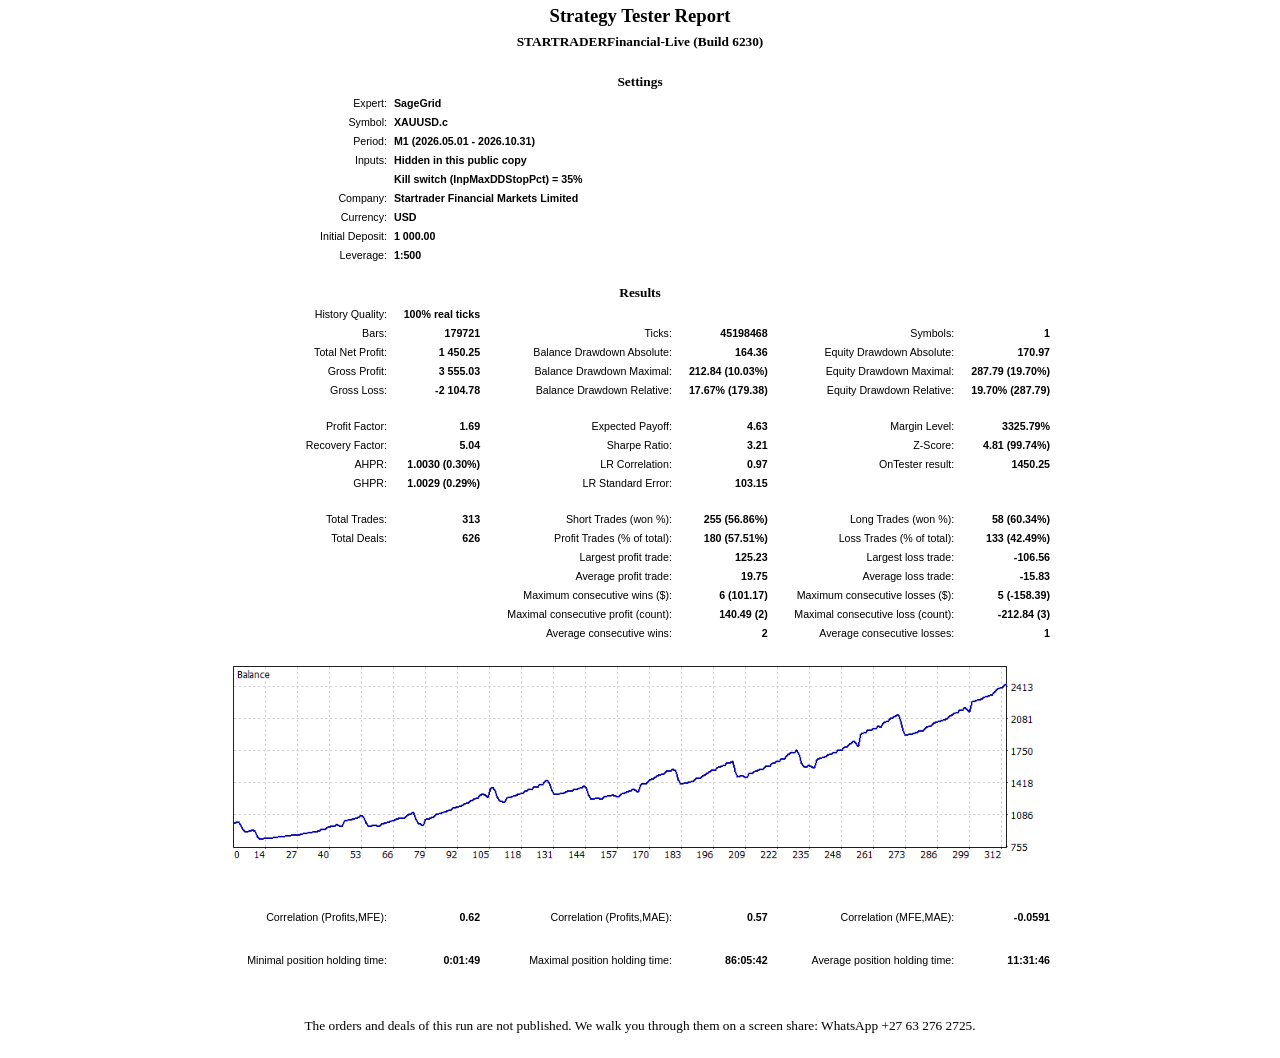
<file: report/disciplined_6m.html>
<!DOCTYPE html PUBLIC "-//W3C//DTD HTML 4.01 Transitional//EN" "http://www.w3.org/TR/html4/loose.dtd">
<html>
  <head>
<meta name="robots" content="noindex, follow">
    <title>Strategy Tester Report</title>
    <meta name="generator" content="strategy tester">
    <style type="text/css">
    <!--
    @media screen {
      td { font: 8pt  Tahoma,Arial; }
      th { font: 10pt Tahoma,Arial; }
    }
    @media print {
      td { font: 7pt Tahoma,Arial; }
      th { font: 9pt Tahoma,Arial; }
    }
    .msdate { mso-number-format:"General Date"; }
    .mspt   { mso-number-format:\#\,\#\#0\.00;  }
    body {margin:1px;}
    //-->
    </style>
  </head>
<body>
<div align="center">
<table cellspacing="1" cellpadding="3" border="0">
   <tr align="center">
      <td colspan="13"><div style="font: 14pt Tahoma"><b>Strategy Tester Report</b><br></div></td>
   </tr>
   <tr align="center">
      <td colspan="13"><div style="font: 10pt Tahoma"><b>STARTRADERFinancial-Live (Build 6230)</b><br></div></td>
   </tr>
   <tr>
      <td nowrap style="height: 10px"></td>
    </tr>
   <tr>
      <td colspan="13" align="center"><div style="font: 10pt Tahoma"><b>Settings</b></div></td>
   </tr>
   <tr align="right">
      <td nowrap colspan="3">Expert:</td>
      <td nowrap colspan="10" align="left"><b>SageGrid</b></td>
   </tr>
   <tr align="right">
      <td nowrap colspan="3">Symbol:</td>
      <td nowrap colspan="10" align="left"><b>XAUUSD.c</b></td>
   </tr>
   <tr align="right">
      <td nowrap colspan="3">Period:</td>
      <td nowrap colspan="10" align="left"><b>M1 (2026.05.01 - 2026.10.31)</b></td>
   </tr>
   <tr align="right">
      <td nowrap colspan="3">Inputs:</td>
      <td nowrap colspan="10" align="left"><b>Hidden in this public copy</b></td>
   </tr>
   <tr align="right">
      <td nowrap colspan="3"></td>
      <td nowrap colspan="10" align="left"><b>Kill switch (InpMaxDDStopPct) = 35%</b></td>
   </tr>
   <tr align="right">
      <td nowrap colspan="3" >Company:</td>
      <td nowrap colspan="10" align="left"><b>Startrader Financial Markets Limited</b></td>
   </tr>
   <tr align="right">
      <td nowrap colspan="3" >Currency:</td>
      <td nowrap colspan="10" align="left"><b>USD</b></td>
   </tr>
   <tr align="right">
      <td nowrap colspan="3" >Initial Deposit:</td>
      <td nowrap colspan="10" align="left"><b>1 000.00</b></td>
   </tr>
   <tr align="right">
      <td nowrap colspan="3" >Leverage:</td>
      <td nowrap colspan="10" align="left"><b>1:500</b></td>
   </tr>
   <tr>
      <td nowrap style="height: 10px"></td>
    </tr>
   <tr>
      <td colspan="13" align="center"><div style="font: 10pt Tahoma"><b>Results</b></div></td>
   </tr>
   <tr align="right">
      <td nowrap colspan="3">History Quality:</td>
      <td nowrap><b>100% real ticks</b></td>
   </tr>
   <tr align="right">
      <td nowrap colspan="3">Bars:</td>
      <td nowrap><b>179721</b></td>
      <td nowrap colspan="3">Ticks:</td>
      <td nowrap><b>45198468</b></td>
      <td nowrap colspan="3">Symbols:</td>
      <td nowrap colspan="2"><b>1</b></td>
   </tr>
   <tr align="right">
      <td nowrap colspan="3">Total Net Profit:</td>
      <td nowrap><b>1 450.25</b></td>
      <td nowrap colspan="3">Balance Drawdown Absolute:</td>
      <td nowrap><b>164.36</b></td>
      <td nowrap colspan="3">Equity Drawdown Absolute:</td>
      <td nowrap colspan="2"><b>170.97</b></td>
   </tr>
   <tr align="right">
      <td nowrap colspan="3">Gross Profit:</td>
      <td nowrap><b>3 555.03</b></td>
      <td nowrap colspan="3">Balance Drawdown Maximal:</td>
      <td nowrap><b>212.84 (10.03%)</b></td>
      <td nowrap colspan="3">Equity Drawdown Maximal:</td>
      <td nowrap colspan="2"><b>287.79 (19.70%)</b></td>
   </tr>
   <tr align="right">
      <td nowrap colspan="3">Gross Loss:</td>
      <td nowrap><b>-2 104.78</b></td>
      <td nowrap colspan="3">Balance Drawdown Relative:</td>
      <td nowrap><b>17.67% (179.38)</b></td>
      <td nowrap colspan="3">Equity Drawdown Relative:</td>
      <td nowrap colspan="2"><b>19.70% (287.79)</b></td>
   </tr>
   <tr>
      <td nowrap style="height: 10px"></td>
    </tr>
   <tr align="right">
      <td nowrap colspan="3">Profit Factor:</td>
      <td nowrap><b>1.69</b></td>
      <td nowrap colspan="3">Expected Payoff:</td>
      <td nowrap><b>4.63</b></td>
      <td nowrap colspan="3">Margin Level:</td>
      <td nowrap colspan="2"><b>3325.79%</b></td>
   </tr>
   <tr align="right">
      <td nowrap colspan="3">Recovery Factor:</td>
      <td nowrap><b>5.04</b></td>
      <td nowrap colspan="3">Sharpe Ratio:</td>
      <td nowrap><b>3.21</b></td>
      <td nowrap colspan="3">Z-Score:</td>
      <td nowrap colspan="2"><b>4.81 (99.74%)</b></td>
   </tr>
   <tr align="right">
      <td nowrap colspan="3">AHPR:</td>
      <td nowrap><b>1.0030 (0.30%)</b></td>
      <td nowrap colspan="3">LR Correlation:</td>
      <td nowrap><b>0.97</b></td>
      <td nowrap colspan="3">OnTester result:</td>
      <td nowrap colspan="2"><b>1450.25</b></td>
   </tr>
   <tr align="right">
      <td nowrap colspan="3">GHPR:</td>
      <td nowrap><b>1.0029 (0.29%)</b></td>
      <td nowrap colspan="3">LR Standard Error:</td>
      <td nowrap><b>103.15</b></td>
      <td nowrap colspan="3"></td>
      <td nowrap colspan="2"><b></b></td>
   </tr>
   <tr>
      <td nowrap style="height: 10px"></td>
    </tr>
   <tr align="right">
      <td nowrap colspan="3">Total Trades:</td>
      <td nowrap><b>313</b></td>
      <td nowrap colspan="3">Short Trades (won %):</td>
      <td nowrap><b>255 (56.86%)</b></td>
      <td nowrap colspan="3">Long Trades (won %):</td>
      <td nowrap colspan="2"><b>58 (60.34%)</b></td>
   </tr>
   <tr align="right">
      <td nowrap colspan="3">Total Deals:</td>
      <td nowrap><b>626</b></td>
      <td nowrap colspan="3">Profit Trades (% of total):</td>
      <td nowrap><b>180 (57.51%)</b></td>
      <td nowrap colspan="3">Loss Trades (% of total):</td>
      <td nowrap colspan="2"><b>133 (42.49%)</b></td>
   </tr>
   <tr align="right">
      <td nowrap colspan="4"></td>
      <td nowrap colspan="3">Largest profit trade:</td>
      <td nowrap><b>125.23</b></td>
      <td nowrap colspan="3">Largest loss trade:</td>
      <td nowrap colspan="2"><b>-106.56</b></td>
   </tr>
   <tr align="right">
      <td nowrap colspan="4"></td>
      <td nowrap colspan="3">Average profit trade:</td>
      <td nowrap><b>19.75</b></td>
      <td nowrap colspan="3">Average loss trade:</td>
      <td nowrap colspan="2"><b>-15.83</b></td>
   </tr>
   <tr align="right">
      <td nowrap colspan="4"></td>
      <td nowrap colspan="3">Maximum consecutive wins ($):</td>
      <td nowrap><b>6 (101.17)</b></td>
      <td nowrap colspan="3">Maximum consecutive losses ($):</td>
      <td nowrap colspan="2"><b>5 (-158.39)</b></td>
   </tr>
   <tr align="right">
      <td nowrap colspan="4"></td>
      <td nowrap colspan="3">Maximal consecutive profit (count):</td>
      <td nowrap><b>140.49 (2)</b></td>
      <td nowrap colspan="3">Maximal consecutive loss (count):</td>
      <td nowrap colspan="2"><b>-212.84 (3)</b></td>
   </tr>
   <tr align="right">
      <td nowrap colspan="4"></td>
      <td nowrap colspan="3">Average consecutive wins:</td>
      <td nowrap><b>2</b></td>
      <td nowrap colspan="3">Average consecutive losses:</td>
      <td nowrap colspan="2"><b>1</b></td>
   </tr>
   <tr align="right">
      <td colspan="13" style="height: 10px"></td>
   </tr>
   <tr align="center">
      <th colspan="13"><img src="disciplined_6m.png" title="Balance graph" width=820 height=200 border=0 alt="Graph"></th>
   </tr>
   <tr align="right">
      <td colspan="13" style="height: 10px"></td>
   </tr>
   <tr align="center">
      <th colspan="13"></th>
   </tr>
   <tr align="right">
      <td colspan="13" style="height: 10px"></td>
   </tr>
   <tr align="right">
      <td nowrap colspan="3">Correlation (Profits,MFE):</td>
      <td nowrap><b>0.62</b></td>
      <td nowrap colspan="3">Correlation (Profits,MAE):</td>
      <td nowrap><b>0.57</b></td>
      <td nowrap colspan="3">Correlation (MFE,MAE):</td>
      <td nowrap colspan="2"><b>-0.0591</b></td>
   </tr>
   <tr align="center">
      <th colspan="13"></th>
   </tr>
   <tr align="right">
      <td colspan="13" style="height: 10px"></td>
   </tr>
   <tr align="right">
      <td nowrap colspan="3">Minimal position holding time:</td>
      <td nowrap><b>0:01:49</b></td>
      <td nowrap colspan="3">Maximal position holding time:</td>
      <td nowrap><b>86:05:42</b></td>
      <td nowrap colspan="3">Average position holding time:</td>
      <td nowrap colspan="2"><b>11:31:46</b></td>
   </tr>
   <tr align="center">
      <th colspan="13"></th>
   </tr>
   <tr align="right">
      <td colspan="13" style="height: 10px"></td>
   </tr>
</table>
<p style="font: 10pt Tahoma; margin: 24px 0">The orders and deals of this run are not published. We walk you through them on a screen share: WhatsApp +27 63 276 2725.</p>
</div>
</body>
</html>
</file>
<file: assets/site.css>
/* TradeSage v3: futuristic. Near-black space with slow aurora light and a fading grid, glass panels with hairline
   borders, gold-to-amber brand gradient (the robot trades gold), one accent per bot (ice blue, gold, violet).
   Unbounded (wide, geometric) for headlines and big numbers, Geist for reading, Geist Mono for data labels.
   Teal is a gain and rose a loss (kept apart for colour-blind readers). All motion sits behind
   prefers-reduced-motion: no-preference, and nothing is hidden unless JavaScript is running. */

@property --ang { syntax: "<angle>"; initial-value: 0deg; inherits: false; }

:root {
  --bg: #04050B;
  --bg-2: #080A16;
  --card: #0B0E1C;          /* solid: chart label halos and dots */
  --card-2: #141A30;
  --glass: rgba(255, 255, 255, 0.035);
  --glass-2: rgba(255, 255, 255, 0.06);
  --line: rgba(255, 255, 255, 0.09);
  --line-2: rgba(255, 255, 255, 0.16);
  --ink: #F4F5FB;
  --ink-soft: #A6ADC6;
  --ink-dim: #767D9C;

  --gold: #FFC83D;
  --gold-hover: #FFD66B;
  --gold-text: #FFD36B;
  --amber: #FF8A3D;
  --on-gold: #120A00;
  --grad-brand: linear-gradient(115deg, #FFE7A1 0%, #FFC83D 38%, #FF8A3D 100%);

  --gain: #2DD4BF;
  --loss: #FF4D6D;

  --acc-disciplined: #5CC8FF;
  --acc-balanced: #FFC83D;
  --acc-aggressive: #B57BFF;
  --acc: var(--gold);

  --font-display: "Unbounded", "Arial Black", sans-serif;
  --font-body: "Geist", "Helvetica Neue", Arial, sans-serif;
  --font-mono: "Geist Mono", ui-monospace, "SFMono-Regular", Menlo, monospace;

  --step-small: clamp(0.8125rem, 0.79rem + 0.1vw, 0.875rem);
  --step-body: clamp(1rem, 0.96rem + 0.2vw, 1.125rem);
  --step-lead: clamp(1.125rem, 1rem + 0.5vw, 1.375rem);
  --step-h3: clamp(1.125rem, 1rem + 0.4vw, 1.3rem);
  --step-head: clamp(2rem, 1.1rem + 3vw, 3.75rem);
  --step-display: clamp(2.4rem, 0.8rem + 5.4vw, 5.8rem);

  --gutter: clamp(16px, 4vw, 32px);
  --max: 1240px;
  --section: clamp(96px, 12vw, 176px);
  --radius: 22px;

  --ease-out: cubic-bezier(0.22, 1, 0.36, 1);
  --ease-expo: cubic-bezier(0.16, 1, 0.3, 1);
  --t-press: 140ms;
  --t-hover: 200ms;

  color-scheme: dark;
}

*, *::before, *::after { box-sizing: border-box; }

html {
  background: var(--bg);
  color: var(--ink);
  -webkit-text-size-adjust: 100%;
  scrollbar-color: #262c48 var(--bg);
  scroll-behavior: smooth;
  overflow-x: clip;
}
@media (prefers-reduced-motion: reduce) { html { scroll-behavior: auto; } }

body {
  margin: 0;
  background: transparent;
  color: var(--ink);
  font-family: var(--font-body);
  font-size: var(--step-body);
  line-height: 1.6;
  overflow-x: clip;
}

::selection { background: var(--gold); color: var(--on-gold); }
a { color: inherit; text-underline-offset: 0.2em; text-decoration-thickness: 0.07em; }
:focus-visible { outline: 2px solid var(--gold); outline-offset: 3px; border-radius: 8px; }
img, svg { max-width: 100%; }
p { margin: 0; max-width: 62ch; text-wrap: pretty; }
[hidden] { display: none !important; }

h1, h2, h3 { margin: 0; font-family: var(--font-display); font-weight: 700; letter-spacing: -0.035em; text-wrap: balance; }
h1 { font-size: var(--step-display); line-height: 1; }
h2 { font-size: var(--step-head); line-height: 1.04; }
h3 { font-size: var(--step-h3); line-height: 1.25; letter-spacing: -0.02em; font-weight: 600; }

.wrap { max-width: var(--max); margin-inline: auto; padding-inline: var(--gutter); }
.sr-only { position: absolute; width: 1px; height: 1px; overflow: hidden; clip-path: inset(50%); white-space: nowrap; }
.skip { position: absolute; left: -9999px; }
.skip:focus { left: var(--gutter); top: 12px; z-index: 40; background: var(--gold); color: var(--on-gold); padding: 10px 14px; border-radius: 999px; }

.grad { background: var(--grad-brand); -webkit-background-clip: text; background-clip: text; color: transparent; }
.gold { color: var(--gold-text); }
.lead { font-size: var(--step-lead); line-height: 1.5; color: var(--ink-soft); max-width: 54ch; }
.small, figcaption { font-size: var(--step-small); color: var(--ink-soft); line-height: 1.55; }
.num { font-variant-numeric: tabular-nums; }
.kicker { display: inline-block; font: 500 0.75rem/1.3 var(--font-mono); letter-spacing: 0.14em; text-transform: uppercase; color: var(--ink-dim); }
.pos { color: var(--gain); }
.neg { color: var(--loss); }

.section { padding-block: var(--section); position: relative; }
.section--tight { padding-block: clamp(64px, 8vw, 112px); }
.band { background: linear-gradient(180deg, rgba(255, 255, 255, 0.018), rgba(255, 255, 255, 0.008)); border-block: 1px solid var(--line); }

.section-head { display: grid; gap: 18px; justify-items: center; text-align: center; margin-bottom: clamp(44px, 5vw, 76px); }
.section-head p { color: var(--ink-soft); max-width: 58ch; font-size: var(--step-lead); line-height: 1.5; }

.stack > * + * { margin-top: 1.1rem; }
.stack-lg > * + * { margin-top: clamp(28px, 3vw, 40px); }

/* ---------------------------------------------------------------- background: aurora light and a fading grid */

.fx { position: fixed; inset: 0; z-index: -1; pointer-events: none; overflow: hidden; background: var(--bg); }
.fx-aurora i { position: absolute; border-radius: 50%; filter: blur(120px); will-change: transform; }
.fx-aurora i:nth-child(1) { width: 62vmax; height: 46vmax; left: 18%; top: -34vmax; background: #FFB22E; opacity: 0.16; }
.fx-aurora i:nth-child(2) { width: 52vmax; height: 52vmax; left: -26vmax; top: 18vh; background: #6B3DFF; opacity: 0.15; }
.fx-aurora i:nth-child(3) { width: 50vmax; height: 50vmax; right: -28vmax; top: 34vh; background: #1C6DFF; opacity: 0.13; }
.fx-grid {
  position: absolute; inset: 0;
  background-image: linear-gradient(rgba(255, 255, 255, 0.045) 1px, transparent 1px), linear-gradient(90deg, rgba(255, 255, 255, 0.045) 1px, transparent 1px);
  background-size: 72px 72px;
  -webkit-mask-image: radial-gradient(ellipse 75% 55% at 50% 0%, #000 20%, transparent 75%);
  mask-image: radial-gradient(ellipse 75% 55% at 50% 0%, #000 20%, transparent 75%);
}

/* ---------------------------------------------------------------- header: a floating glass bar */

.site-head { position: sticky; top: 12px; z-index: 30; padding-inline: var(--gutter); margin-top: 12px; }
.bar {
  max-width: 1140px; margin-inline: auto;
  display: flex; align-items: center; gap: clamp(12px, 2.4vw, 32px);
  padding: 8px 8px 8px 18px;
  border-radius: 999px;
  background: rgba(9, 11, 22, 0.62);
  -webkit-backdrop-filter: blur(18px) saturate(150%);
  backdrop-filter: blur(18px) saturate(150%);
  border: 1px solid var(--line);
  box-shadow: 0 12px 40px -12px rgba(0, 0, 0, 0.7), inset 0 1px 0 rgba(255, 255, 255, 0.05);
  position: relative;
}

.wordmark { display: inline-flex; align-items: center; gap: 10px; font: 700 1.0625rem/1 var(--font-display); letter-spacing: -0.03em; text-decoration: none; color: var(--ink); }
.mark { width: 30px; height: 30px; border-radius: 9px; background: var(--grad-brand); display: grid; place-items: center; flex: none; box-shadow: 0 0 22px -4px rgba(255, 176, 50, 0.7); }
.mark svg { width: 100%; height: 100%; display: block; }

.nav { display: flex; gap: 4px; margin-left: auto; }
.nav a {
  color: var(--ink-soft); text-decoration: none; font-size: 0.9375rem; font-weight: 500;
  padding: 9px 14px; border-radius: 999px;
  transition: color var(--t-hover) ease, background-color var(--t-hover) ease;
}
.nav a[aria-current="page"] { color: var(--ink); background: var(--glass-2); }
@media (hover: hover) and (pointer: fine) { .nav a:hover { color: var(--ink); background: var(--glass); } }

.menu-btn { display: none; width: 42px; height: 42px; border-radius: 50%; border: 1px solid var(--line); background: var(--glass); color: var(--ink); cursor: pointer; place-items: center; align-content: center; padding: 0; }
.menu-btn span { display: block; width: 16px; height: 1.5px; background: currentColor; border-radius: 2px; transition: transform 240ms var(--ease-out); }
.menu-btn span + span { margin-top: 5px; }
.menu-btn[aria-expanded="true"] span:first-child { transform: translateY(3.25px) rotate(45deg); }
.menu-btn[aria-expanded="true"] span:last-child { transform: translateY(-3.25px) rotate(-45deg); }

@media (max-width: 820px) {
  .bar { padding-left: 14px; gap: 10px; }
  .bar .btn--small { margin-left: auto; padding: 11px 16px; }
  .js .menu-btn { display: inline-grid; }
  .js .nav {
    position: absolute; left: 0; right: 0; top: calc(100% + 8px);
    flex-direction: column; gap: 2px; padding: 8px;
    background: #0B0E1C;
    border: 1px solid var(--line); border-radius: 22px;
    box-shadow: 0 24px 60px -16px rgba(0, 0, 0, 0.8);
    display: none;
  }
  .js .bar.open .nav { display: flex; }
  .js .nav a { padding: 14px 16px; font-size: 1rem; }
  html:not(.js) .bar { flex-wrap: wrap; border-radius: 24px; }
  html:not(.js) .nav { order: 3; width: 100%; overflow-x: auto; margin: 0; }
}

/* ---------------------------------------------------------------- buttons */

.btn {
  position: relative; overflow: hidden; isolation: isolate;
  display: inline-flex; align-items: center; justify-content: center; gap: 0.6em;
  font: 600 1rem/1 var(--font-body);
  padding: 17px 26px;
  border-radius: 999px;
  border: 0;
  background: var(--grad-brand);
  color: var(--on-gold);
  text-decoration: none;
  cursor: pointer;
  box-shadow: inset 0 1px 0 rgba(255, 255, 255, 0.55), 0 10px 34px -10px rgba(255, 160, 40, 0.75);
  transition: transform var(--t-press) var(--ease-out), box-shadow var(--t-hover) ease, background-color var(--t-hover) ease, color var(--t-hover) ease;
}
.btn::after { /* light sweep on hover */
  content: ""; position: absolute; inset: 0; z-index: -1;
  background: linear-gradient(105deg, transparent 30%, rgba(255, 255, 255, 0.55) 50%, transparent 70%);
  transform: translateX(-120%);
}
.btn svg { width: 1.05em; height: 1.05em; flex: none; transition: transform 240ms var(--ease-out); }
.btn:active { transform: scale(0.97); }
.btn--small { padding: 12px 18px; font-size: 0.9375rem; }
.btn--ghost {
  background: var(--glass); color: var(--ink);
  box-shadow: inset 0 0 0 1px var(--line-2);
  -webkit-backdrop-filter: blur(10px); backdrop-filter: blur(10px);
}
.btn--ghost::after { display: none; }

@media (hover: hover) and (pointer: fine) {
  .btn:hover { box-shadow: inset 0 1px 0 rgba(255, 255, 255, 0.55), 0 14px 44px -10px rgba(255, 160, 40, 0.95); }
  .btn:hover svg { transform: translateX(3px); }
  .btn--ghost:hover { background: var(--glass-2); box-shadow: inset 0 0 0 1px rgba(255, 255, 255, 0.26); }
}
@media (hover: hover) and (pointer: fine) and (prefers-reduced-motion: no-preference) {
  .btn:hover::after { transform: translateX(120%); transition: transform 700ms var(--ease-out); }
}

.more { display: inline-flex; align-items: center; gap: 0.5em; color: var(--gold-text); font-weight: 600; text-decoration: none; }
.more svg { width: 1em; height: 1em; transition: transform 240ms var(--ease-out); }
@media (hover: hover) and (pointer: fine) { .more:hover { color: var(--gold-hover); } .more:hover svg { transform: translateX(3px); } }

.actions { display: flex; flex-wrap: wrap; gap: 12px; }
.btn-row { display: flex; flex-wrap: wrap; gap: 10px; }

/* ---------------------------------------------------------------- glass, spotlight and glowing borders */

.glass {
  background: linear-gradient(180deg, rgba(255, 255, 255, 0.055), rgba(255, 255, 255, 0.015));
  border: 1px solid var(--line);
  border-radius: var(--radius);
  box-shadow: inset 0 1px 0 rgba(255, 255, 255, 0.06), 0 30px 60px -30px rgba(0, 0, 0, 0.6);
}

/* a soft light that follows the pointer (site.js sets --mx / --my) */
.spot { position: relative; isolation: isolate; }
.spot::before {
  content: ""; position: absolute; inset: 0; border-radius: inherit; z-index: -1; pointer-events: none;
  background: radial-gradient(420px circle at var(--mx, 50%) var(--my, -200px), color-mix(in srgb, var(--acc) 16%, transparent), transparent 60%);
  opacity: 0; transition: opacity 300ms ease;
}
@media (hover: hover) and (pointer: fine) { .spot:hover::before { opacity: 1; } }

/* a light that runs round the border */
.glow-border { position: relative; }
.glow-border::after {
  content: ""; position: absolute; inset: -1px; border-radius: inherit; padding: 1px; pointer-events: none;
  background: conic-gradient(from var(--ang), transparent 0deg, var(--acc) 50deg, transparent 110deg, transparent 180deg, #B57BFF 230deg, transparent 290deg);
  -webkit-mask: linear-gradient(#000 0 0) content-box, linear-gradient(#000 0 0);
  -webkit-mask-composite: xor;
  mask: linear-gradient(#000 0 0) content-box exclude, linear-gradient(#000 0 0);
  --ang: 40deg;
}
@media (prefers-reduced-motion: no-preference) { .glow-border::after { animation: spin 7s linear infinite; } }
@keyframes spin { to { --ang: 400deg; } }

/* ---------------------------------------------------------------- hero */

.hero { padding-top: clamp(64px, 9vw, 128px); padding-bottom: clamp(40px, 5vw, 72px); text-align: center; position: relative; }
.hero h1 { max-width: 14.5ch; margin-inline: auto; }
.hero .lead { margin: 26px auto 0; }
.hero .actions { justify-content: center; margin-top: 36px; }
.hero .phone { margin: 16px auto 0; color: var(--ink-dim); font: 500 0.8125rem/1 var(--font-mono); letter-spacing: 0.08em; }

.status {
  display: inline-flex; align-items: center; gap: 10px; margin-bottom: 30px;
  padding: 8px 14px 8px 12px; border-radius: 999px;
  background: var(--glass); border: 1px solid var(--line);
  font-size: 0.875rem; color: var(--ink-soft); text-decoration: none;
  -webkit-backdrop-filter: blur(10px); backdrop-filter: blur(10px);
  transition: border-color var(--t-hover) ease, background-color var(--t-hover) ease;
}
.status i { width: 8px; height: 8px; border-radius: 50%; background: var(--gain); flex: none; }
.status b { color: var(--ink); font-weight: 600; }
.status svg { width: 14px; height: 14px; color: var(--ink-dim); }
@media (hover: hover) and (pointer: fine) { .status:hover { border-color: var(--line-2); background: var(--glass-2); } }
@media (prefers-reduced-motion: no-preference) { .status i { animation: ping 2.2s ease-out infinite; } }
@keyframes ping { 0% { box-shadow: 0 0 0 0 rgba(45, 212, 191, 0.55); } 80%, 100% { box-shadow: 0 0 0 10px rgba(45, 212, 191, 0); } }

.stage { position: relative; max-width: 1100px; margin: clamp(56px, 7vw, 96px) auto 0; text-align: left; perspective: 1800px; }
.stage::before { /* light pooled under the terminal */
  content: ""; position: absolute; left: 8%; right: 8%; top: 14%; bottom: -8%; z-index: -1;
  background: radial-gradient(closest-side, rgba(255, 176, 46, 0.24), transparent);
  filter: blur(40px);
}
.holo { border-radius: 24px; --acc: var(--gold); transform-origin: 50% 100%; }

.terminal {
  position: relative; border-radius: 24px; overflow: hidden;
  background: linear-gradient(180deg, rgba(16, 20, 38, 0.94), rgba(8, 10, 22, 0.96));
  border: 1px solid var(--line);
  box-shadow: 0 50px 120px -40px rgba(0, 0, 0, 0.9), inset 0 1px 0 rgba(255, 255, 255, 0.07);
}
.term-top { display: flex; flex-wrap: wrap; align-items: center; gap: 10px 16px; padding: 14px 18px; border-bottom: 1px solid var(--line); font-size: var(--step-small); }
.term-dots { display: inline-flex; gap: 6px; }
.term-dots i { width: 10px; height: 10px; border-radius: 50%; background: #2a3150; }
.term-sym { font: 600 0.8125rem/1 var(--font-mono); letter-spacing: 0.06em; }
.term-meta { color: var(--ink-dim); }
.pill {
  display: inline-flex; align-items: center; gap: 8px; margin-left: auto;
  padding: 7px 12px; border-radius: 999px;
  background: var(--glass-2); border: 1px solid var(--line);
  font: 500 0.8125rem/1 var(--font-mono); white-space: nowrap; font-variant-numeric: tabular-nums;
}
.pill i { width: 8px; height: 8px; border-radius: 50%; background: var(--ink-dim); transition: background-color 200ms ease, box-shadow 200ms ease; }
.pill[data-state="grid"] i { background: var(--gold); box-shadow: 0 0 10px var(--gold); }
.pill[data-state="done"] i { background: var(--gain); box-shadow: 0 0 10px var(--gain); }
.replay-btn {
  display: inline-flex; align-items: center; gap: 6px;
  padding: 7px 12px; border-radius: 999px; border: 1px solid var(--line); background: transparent;
  color: var(--ink); font: 600 0.8125rem/1 var(--font-body); cursor: pointer;
  transition: background-color var(--t-hover) ease, transform var(--t-press) var(--ease-out);
}
.replay-btn svg { width: 14px; height: 14px; }
.replay-btn:active { transform: scale(0.96); }
@media (hover: hover) and (pointer: fine) { .replay-btn:hover { background: var(--glass-2); } }

.term-chart { height: clamp(300px, 38vw, 440px); }
.term-foot { display: grid; grid-template-columns: repeat(4, minmax(0, 1fr)); border-top: 1px solid var(--line); }
.term-foot div { padding: 14px 18px; display: grid; gap: 4px; }
.term-foot div + div { border-left: 1px solid var(--line); }
.term-foot span { font: 500 0.6875rem/1.2 var(--font-mono); letter-spacing: 0.12em; text-transform: uppercase; color: var(--ink-dim); }
.term-foot b { font: 600 1.125rem/1.3 var(--font-mono); font-variant-numeric: tabular-nums; }
.term-foot b.pos { color: var(--gain); }
.term-foot b.neg { color: var(--loss); }
@media (max-width: 640px) {
  .term-foot { grid-template-columns: repeat(2, minmax(0, 1fr)); }
  .term-foot div:nth-child(3) { border-left: 0; border-top: 1px solid var(--line); }
  .term-foot div:nth-child(4) { border-top: 1px solid var(--line); }
  .term-meta { display: none; }
}

/* floating badges around the terminal */
.float {
  position: absolute; z-index: 2;
  display: flex; align-items: center; gap: 12px;
  padding: 14px 18px 14px 14px; border-radius: 18px;
  background: rgba(14, 17, 34, 0.72);
  -webkit-backdrop-filter: blur(16px) saturate(140%); backdrop-filter: blur(16px) saturate(140%);
  border: 1px solid var(--line-2);
  box-shadow: 0 24px 50px -18px rgba(0, 0, 0, 0.85), inset 0 1px 0 rgba(255, 255, 255, 0.08);
}
.float .ico { width: 40px; height: 40px; border-radius: 12px; display: grid; place-items: center; flex: none; background: var(--glass-2); border: 1px solid var(--line); }
.float .ico svg { width: 20px; height: 20px; }
.float div { display: grid; gap: 2px; }
.float b { font: 700 1.25rem/1.1 var(--font-display); letter-spacing: -0.03em; white-space: nowrap; }
.float span:not(.ico) { font-size: 0.8125rem; color: var(--ink-soft); white-space: nowrap; }
/* placed over the replay's empty corners: lower left (before gold fell) and upper right (after it closed) */
.f1 { left: -56px; bottom: 30%; }
.f2 { right: 12%; top: 15%; }
@media (prefers-reduced-motion: no-preference) {
  .float { animation: bob 7s ease-in-out infinite; }
  .f2 { animation-delay: -3.2s; }
}
@keyframes bob { 0%, 100% { transform: translateY(0); } 50% { transform: translateY(-10px); } }
@media (max-width: 1180px) { .f1 { left: 2%; } }
@media (max-width: 900px) {
  .floats { display: grid; grid-template-columns: repeat(2, minmax(0, 1fr)); gap: 10px; margin-top: 14px; }
  .float { position: static; animation: none !important; padding: 12px; flex-direction: column; align-items: flex-start; gap: 10px; }
  .float b { font-size: 1.05rem; }
  .float span:not(.ico) { white-space: normal; font-size: 0.75rem; line-height: 1.35; }
  .float .ico { width: 32px; height: 32px; border-radius: 10px; }
}
@media (max-width: 480px) { .floats { grid-template-columns: 1fr; } .float { flex-direction: row; align-items: center; } }

.term-caption { margin: 22px auto 0; text-align: center; max-width: 70ch; }

/* tilt the terminal back as it scrolls into view */
@supports (animation-timeline: view()) {
  @media (prefers-reduced-motion: no-preference) and (min-width: 720px) {
    .holo { animation: untilt linear both; animation-timeline: view(); animation-range: entry 0% cover 40%; }
    @keyframes untilt { from { transform: rotateX(20deg) scale(0.94); } to { transform: none; } }
  }
}

/* ---------------------------------------------------------------- results ticker */

.ticker {
  position: relative; overflow: hidden; border-block: 1px solid var(--line);
  background: rgba(255, 255, 255, 0.015);
  -webkit-mask-image: linear-gradient(90deg, transparent, #000 8%, #000 92%, transparent);
  mask-image: linear-gradient(90deg, transparent, #000 8%, #000 92%, transparent);
}
.ticker-track { display: flex; width: max-content; }
.ticker ul { display: flex; margin: 0; padding: 0; list-style: none; }
.ticker li { display: inline-flex; align-items: baseline; gap: 12px; padding: 20px 34px; white-space: nowrap; border-right: 1px solid var(--line); }
.ticker li span { font: 500 0.75rem/1 var(--font-mono); letter-spacing: 0.14em; text-transform: uppercase; color: var(--ink-dim); }
.ticker li b { font: 700 1.125rem/1 var(--font-display); letter-spacing: -0.02em; font-variant-numeric: tabular-nums; }
@media (prefers-reduced-motion: no-preference) { .ticker-track { animation: marquee 48s linear infinite; } .ticker:hover .ticker-track { animation-play-state: paused; } }
@media (prefers-reduced-motion: reduce) { .ticker { overflow-x: auto; } }
@keyframes marquee { to { transform: translateX(-50%); } }

/* ---------------------------------------------------------------- bot lab: one panel, three bots */

.lvl { display: inline-flex; align-items: flex-end; gap: 3px; height: 16px; flex: none; }
.lvl i { width: 5px; border-radius: 2px; background: rgba(255, 255, 255, 0.14); }
.lvl i:nth-child(1) { height: 6px; }
.lvl i:nth-child(2) { height: 11px; }
.lvl i:nth-child(3) { height: 16px; }
.lvl[data-level="1"] i:nth-child(-n + 1),
.lvl[data-level="2"] i:nth-child(-n + 2),
.lvl[data-level="3"] i { background: var(--acc, var(--gold)); box-shadow: 0 0 8px color-mix(in srgb, var(--acc, var(--gold)) 60%, transparent); }

.lab-tabs { display: grid; grid-template-columns: repeat(3, minmax(0, 1fr)); gap: 12px; margin-bottom: 14px; }
.lab-tab {
  position: relative; display: grid; grid-template-columns: auto 1fr; grid-template-rows: auto auto; gap: 4px 14px; align-items: center;
  text-align: left; padding: 18px 20px; border-radius: 18px; cursor: pointer;
  background: var(--glass); color: var(--ink-soft);
  border: 1px solid var(--line);
  font: inherit;
  transition: background-color var(--t-hover) ease, border-color var(--t-hover) ease, box-shadow 400ms ease, transform var(--t-press) var(--ease-out);
}
.lab-tab .lvl { grid-row: span 2; }
.lab-tab-name { font: 600 1.125rem/1.2 var(--font-display); letter-spacing: -0.02em; color: var(--ink); }
.lab-tab-ret { font: 500 0.8125rem/1.2 var(--font-mono); color: var(--ink-dim); font-variant-numeric: tabular-nums; }
.lab-tab[aria-selected="true"] {
  background: linear-gradient(180deg, color-mix(in srgb, var(--acc) 16%, transparent), color-mix(in srgb, var(--acc) 4%, transparent));
  border-color: color-mix(in srgb, var(--acc) 55%, transparent);
  box-shadow: 0 0 44px -12px color-mix(in srgb, var(--acc) 70%, transparent), inset 0 1px 0 rgba(255, 255, 255, 0.08);
}
.lab-tab[aria-selected="true"] .lab-tab-ret { color: var(--acc); }
.lab-tab:active { transform: scale(0.98); }
@media (hover: hover) and (pointer: fine) { .lab-tab[aria-selected="false"]:hover { background: var(--glass-2); border-color: var(--line-2); } }

.lab-panel {
  display: grid; grid-template-columns: minmax(0, 1.55fr) minmax(0, 1fr);
  border-radius: 28px;
  box-shadow: inset 0 1px 0 rgba(255, 255, 255, 0.06), 0 40px 90px -40px color-mix(in srgb, var(--acc) 35%, transparent);
  transition: box-shadow 500ms ease;
}
.lab-main { padding: clamp(24px, 3vw, 40px); border-right: 1px solid var(--line); display: grid; gap: 22px; align-content: start; min-width: 0; }
.lab-top { display: grid; grid-template-columns: auto minmax(0, 1fr); align-items: end; gap: 16px 32px; }
@media (max-width: 1180px) { .lab-top { grid-template-columns: 1fr; } }
.lab-big { display: block; margin-top: 10px; font: 700 clamp(3rem, 1.6rem + 4vw, 5.2rem)/0.95 var(--font-display); letter-spacing: -0.05em; color: var(--acc); font-variant-numeric: tabular-nums; text-shadow: 0 0 44px color-mix(in srgb, var(--acc) 45%, transparent); transition: color 400ms ease; }
.lab-sub { display: block; margin-top: 12px; color: var(--ink-soft); font-size: var(--step-small); }
.lab-blurb { color: var(--ink-soft); font-size: 0.9375rem; max-width: 36ch; padding-bottom: 4px; }
.lab-chart { height: clamp(260px, 26vw, 340px); }
.lab-main .legend { margin: 0; }

.lab-tiles { display: grid; grid-template-columns: repeat(2, minmax(0, 1fr)); align-content: stretch; }
.tile { padding: clamp(18px, 2vw, 28px); display: grid; gap: 6px; align-content: center; border-bottom: 1px solid var(--line); min-width: 0; }
.tile:nth-child(odd) { border-right: 1px solid var(--line); }
.lab-tiles .tile:nth-last-child(-n + 2) { border-bottom: 0; }
.tile > span { font: 500 0.6875rem/1.3 var(--font-mono); letter-spacing: 0.13em; text-transform: uppercase; color: var(--ink-dim); }
.tile b { font: 700 clamp(1.5rem, 1.2rem + 0.9vw, 2rem)/1.1 var(--font-display); letter-spacing: -0.04em; font-variant-numeric: tabular-nums; }
.tile small { font-size: 0.8125rem; color: var(--ink-soft); line-height: 1.4; }
.mini-meter { position: relative; height: 6px; border-radius: 999px; background: rgba(255, 255, 255, 0.08); margin: 6px 0 4px; }
.mini-meter i { position: absolute; left: 0; top: 0; bottom: 0; border-radius: 999px; background: var(--acc); box-shadow: 0 0 12px color-mix(in srgb, var(--acc) 70%, transparent); transition: width 700ms var(--ease-expo); }
.mini-meter em { position: absolute; top: -5px; bottom: -5px; width: 2px; margin-left: -1px; border-radius: 2px; background: var(--loss); box-shadow: 0 0 8px var(--loss); transition: left 700ms var(--ease-expo); }
.lab-actions { grid-column: 1 / -1; display: flex; flex-wrap: wrap; align-items: center; gap: 12px 18px; padding: 20px clamp(24px, 3vw, 40px); border-top: 1px solid var(--line); background: rgba(255, 255, 255, 0.015); border-radius: 0 0 28px 28px; }
.lab-actions .more { margin-left: auto; }
/* risk warning under the section intro, above the tabs; the % is the selected bot's kill switch (site.js swaps it) */
.lab-warn { display: flex; gap: 12px; align-items: flex-start; max-width: none; margin: 0 0 14px; padding: 14px 18px; border: 1px solid color-mix(in srgb, var(--loss) 45%, transparent); border-radius: 16px; background: color-mix(in srgb, var(--loss) 8%, transparent); color: var(--ink-soft); font-size: 0.875rem; line-height: 1.55; }
.lab-warn svg { flex: none; width: 20px; height: 20px; margin-top: 1px; color: var(--loss); }
.lab-warn b { color: var(--ink); font-weight: 600; }
.lab-warn .lab-warn-pct { color: var(--loss); font-variant-numeric: tabular-nums; }

@media (max-width: 1000px) {
  .lab-panel { grid-template-columns: 1fr; }
  .lab-main { border-right: 0; border-bottom: 1px solid var(--line); }
}
@media (max-width: 640px) {
  .lab-tabs { gap: 8px; }
  .lab-tab { grid-template-columns: 1fr; padding: 14px 12px; gap: 8px; }
  .lab-tab .lvl { grid-row: auto; }
  .lab-tab-name { font-size: 0.875rem; }
  .lab-tab-ret { font-size: 0.75rem; }
  .hide-sm { display: none; }
  .lab-actions .more { margin-left: 0; }
  .tile { padding: 16px; }
}

/* the parts that change when the bot changes fade back in */
@media (prefers-reduced-motion: no-preference) {
  .lab-panel.swap [data-f], .lab-panel.swap .lab-chart { animation: swapin 560ms var(--ease-expo) both; }
  .lab-panel.swap .tile:nth-child(2) [data-f] { animation-delay: 50ms; }
  .lab-panel.swap .tile:nth-child(3) [data-f] { animation-delay: 100ms; }
  .lab-panel.swap .tile:nth-child(4) [data-f] { animation-delay: 150ms; }
  .lab-panel.swap .tile:nth-child(5) [data-f] { animation-delay: 200ms; }
  .lab-panel.swap .tile:nth-child(6) [data-f] { animation-delay: 250ms; }
  .lab-warn.swap [data-w] { animation: swapin 560ms var(--ease-expo) both; }
}
@keyframes swapin { from { opacity: 0; transform: translateY(8px); filter: blur(4px); } to { opacity: 1; transform: none; filter: none; } }

/* ---------------------------------------------------------------- the three rules */

.rules { display: grid; grid-template-columns: repeat(3, minmax(0, 1fr)); gap: 16px; }
.rule { padding: clamp(24px, 2.6vw, 32px); display: grid; gap: 14px; align-content: start; --acc: var(--gold); }
.rule-n { font: 700 3.25rem/1 var(--font-display); letter-spacing: -0.05em; color: transparent; -webkit-text-stroke: 1px rgba(255, 255, 255, 0.28); }
.rule .viz { height: 140px; border-radius: 14px; background: rgba(0, 0, 0, 0.28); border: 1px solid var(--line); overflow: hidden; }
.rule .viz svg { width: 100%; height: 100%; display: block; }
.rule p { color: var(--ink-soft); font-size: 0.9875rem; }
@media (max-width: 900px) { .rules { grid-template-columns: 1fr; } }

/* svg strokes that draw themselves on reveal */
@media (prefers-reduced-motion: no-preference) {
  .js .draw { stroke-dasharray: 100; stroke-dashoffset: 100; transition: stroke-dashoffset 1800ms var(--ease-out) 200ms; }
  .js .in .draw { stroke-dashoffset: 0; }
  .js .pop { opacity: 0; transform: scale(0.3); transform-box: fill-box; transform-origin: center; transition: opacity 300ms ease, transform 600ms var(--ease-expo); }
  .js .in .pop { opacity: 1; transform: none; }
  .js .in .pop.p1 { transition-delay: 500ms; }
  .js .in .pop.p2 { transition-delay: 1000ms; }
  .js .in .pop.p3 { transition-delay: 1500ms; }
}

/* ---------------------------------------------------------------- risk gauges */

.gauges { display: grid; grid-template-columns: repeat(3, minmax(0, 1fr)); gap: 16px; }
.gauge { margin: 0; padding: 30px 24px 26px; display: grid; justify-items: center; text-align: center; gap: 4px; }
.gauge-dial { position: relative; width: 100%; max-width: 270px; }
.gauge svg { display: block; width: 100%; height: auto; overflow: visible; }
.gauge .track { stroke: rgba(255, 255, 255, 0.08); }
.gauge .fill { stroke: var(--acc); filter: drop-shadow(0 0 8px color-mix(in srgb, var(--acc) 70%, transparent)); transition: stroke-dasharray 1600ms var(--ease-expo) 150ms; }
.gauge .tick { stroke: var(--loss); filter: drop-shadow(0 0 6px var(--loss)); }
.gauge .end { fill: var(--ink-dim); font: 500 10px/1 var(--font-mono); }
.gauge-val { position: absolute; left: 0; right: 0; bottom: 2px; display: grid; gap: 4px; }
.gauge-val b { font: 700 clamp(1.75rem, 1.3rem + 1.2vw, 2.4rem)/1 var(--font-display); letter-spacing: -0.045em; font-variant-numeric: tabular-nums; }
.gauge-val span { font: 500 0.6875rem/1.2 var(--font-mono); letter-spacing: 0.13em; text-transform: uppercase; color: var(--ink-dim); }
.gauge figcaption { margin-top: 16px; color: var(--ink-soft); }
.gauge figcaption strong { display: block; color: var(--ink); font: 600 1.0625rem/1.3 var(--font-display); letter-spacing: -0.02em; margin-bottom: 4px; }
.gauge figcaption em { font-style: normal; color: var(--gain); }
@media (prefers-reduced-motion: no-preference) { .js .gauge:not(.in) .fill { stroke-dasharray: 0 400 !important; } }
@media (max-width: 860px) { .gauges { grid-template-columns: 1fr; max-width: 420px; margin-inline: auto; } }

.limits-row { display: grid; grid-template-columns: repeat(4, minmax(0, 1fr)); gap: 16px; margin-top: 16px; }
.limit { padding: 24px; display: grid; gap: 8px; align-content: start; --acc: var(--gold); }
.limit b { font: 700 1.875rem/1 var(--font-display); letter-spacing: -0.045em; }
.limit strong { font-weight: 600; }
.limit p { color: var(--ink-soft); font-size: var(--step-small); }
@media (max-width: 1000px) { .limits-row { grid-template-columns: repeat(2, minmax(0, 1fr)); } }
@media (max-width: 520px) { .limits-row { grid-template-columns: 1fr; } }

/* ---------------------------------------------------------------- live account panel */

.live-panel { display: grid; grid-template-columns: minmax(0, 1fr) minmax(0, 1.35fr); border-radius: 28px; --acc: var(--gold); }
.live-left { padding: clamp(26px, 3vw, 44px); display: grid; gap: 18px; align-content: start; border-right: 1px solid var(--line); }
.live-big { display: block; font: 700 clamp(3.2rem, 1.8rem + 4.4vw, 6rem)/0.95 var(--font-display); letter-spacing: -0.05em; }
.live-left .kvs { display: grid; }
.live-right { padding: clamp(26px, 3vw, 44px); display: grid; gap: 16px; align-content: start; min-width: 0; }
@media (max-width: 960px) { .live-panel { grid-template-columns: 1fr; } .live-left { border-right: 0; border-bottom: 1px solid var(--line); } }

.kv { display: flex; justify-content: space-between; gap: 16px; padding: 11px 0; border-bottom: 1px solid var(--line); font-variant-numeric: tabular-nums; }
.kv:last-child { border-bottom: 0; }
.kv span { color: var(--ink-soft); }
.kv b { font-weight: 600; text-align: right; font-family: var(--font-mono); font-size: 0.9375rem; }
.kv b.pos { color: var(--gain); }
.kv b.neg { color: var(--loss); }

/* ---------------------------------------------------------------- FAQ */

.faq-grid { display: grid; grid-template-columns: minmax(0, 0.8fr) minmax(0, 1.4fr); gap: clamp(32px, 5vw, 80px); align-items: start; }
.faq-grid .faq-head { position: sticky; top: 110px; display: grid; gap: 18px; justify-items: start; }
.faq-grid .faq-head p { color: var(--ink-soft); }
.faq { display: grid; gap: 10px; }
.faq details { border-radius: 18px; background: var(--glass); border: 1px solid var(--line); transition: background-color var(--t-hover) ease, border-color var(--t-hover) ease; }
.faq details[open] { background: var(--glass-2); border-color: var(--line-2); }
.faq summary {
  list-style: none; cursor: pointer;
  display: flex; align-items: center; justify-content: space-between; gap: 16px;
  padding: 20px 22px; font-weight: 600; font-size: 1.0625rem;
}
.faq summary::-webkit-details-marker { display: none; }
.faq summary svg { width: 18px; height: 18px; flex: none; color: var(--gold-text); transition: transform 260ms var(--ease-out); }
.faq details[open] summary svg { transform: rotate(45deg); }
.faq details > div { padding: 0 22px 22px; color: var(--ink-soft); }
.faq details > div p + p { margin-top: 0.8em; }
@media (max-width: 900px) { .faq-grid { grid-template-columns: 1fr; } .faq-grid .faq-head { position: static; } }

/* ---------------------------------------------------------------- call to action */

.cta {
  position: relative; overflow: hidden; isolation: isolate;
  border-radius: 32px; padding: clamp(56px, 8vw, 112px) clamp(24px, 5vw, 80px);
  text-align: center; display: grid; justify-items: center; gap: 22px;
  background: linear-gradient(180deg, rgba(24, 18, 10, 0.92), rgba(10, 10, 22, 0.94));
  border: 1px solid var(--line);
  --acc: var(--gold);
}
.cta::before { /* aurora inside the panel */
  content: ""; position: absolute; inset: -30% -10% auto; height: 120%; z-index: -1;
  background: radial-gradient(40% 50% at 30% 40%, rgba(255, 176, 46, 0.32), transparent 70%), radial-gradient(40% 50% at 72% 50%, rgba(123, 77, 255, 0.26), transparent 70%);
  filter: blur(30px);
}
.cta h2 { font-size: clamp(2.2rem, 0.9rem + 4.4vw, 4.8rem); line-height: 1; max-width: 15ch; }
.cta p { color: var(--ink-soft); font-size: var(--step-lead); max-width: 52ch; }
.cta .phone { font: 500 0.8125rem/1 var(--font-mono); letter-spacing: 0.08em; color: var(--ink-dim); }

/* ---------------------------------------------------------------- footer */

.site-foot { padding-block: clamp(56px, 7vw, 96px) 32px; border-top: 1px solid var(--line); background: rgba(0, 0, 0, 0.25); }
.foot-top { display: flex; flex-wrap: wrap; justify-content: space-between; gap: 24px 40px; align-items: start; }
.foot-top p { color: var(--ink-soft); max-width: 46ch; margin-top: 14px; font-size: var(--step-small); }
.foot-nav { display: flex; flex-wrap: wrap; gap: 10px 28px; font-size: var(--step-small); }
.foot-nav a { color: var(--ink-soft); text-decoration: none; }
@media (hover: hover) and (pointer: fine) { .foot-nav a:hover { color: var(--ink); } }
.foot-bottom { margin-top: clamp(32px, 4vw, 56px); padding-top: 20px; border-top: 1px solid var(--line); color: var(--ink-dim); font: 500 0.75rem/1.5 var(--font-mono); letter-spacing: 0.06em; display: flex; flex-wrap: wrap; justify-content: space-between; gap: 8px 24px; }

/* ---------------------------------------------------------------- inner pages */

.page-head { padding-top: clamp(56px, 8vw, 112px); padding-bottom: clamp(40px, 5vw, 72px); }
.page-head .grid { display: grid; grid-template-columns: minmax(0, 1.45fr) minmax(0, 1fr); gap: 24px var(--gutter); align-items: end; }
.page-head h1 { font-size: clamp(2.2rem, 0.9rem + 4.2vw, 4.6rem); }
@media (max-width: 960px) { .page-head .grid { grid-template-columns: 1fr; } }

.split { display: grid; grid-template-columns: minmax(0, 1fr) minmax(0, 1.9fr); gap: clamp(24px, 3vw, 40px) clamp(32px, 5vw, 80px); align-items: start; }
.split > * { min-width: 0; }
.split .side p { color: var(--ink-soft); margin-top: 14px; }
.split h2 { font-size: clamp(1.6rem, 1.05rem + 1.8vw, 2.6rem); }
@media (max-width: 960px) { .split { grid-template-columns: 1fr; } }

.prose ul:not(.legend), .prose ol { margin: 0; padding-left: 1.2em; display: grid; gap: 0.7em; max-width: 62ch; }
.prose li::marker { color: var(--gold-text); font-weight: 700; }
.prose ol li { padding-left: 0.3em; }

.card { background: var(--glass); border: 1px solid var(--line); border-radius: var(--radius); padding: clamp(18px, 2.4vw, 28px); }
.chart-card { background: var(--glass); border: 1px solid var(--line); border-radius: var(--radius); padding: clamp(18px, 2.4vw, 28px); }

/* bot pages: switch between the three */
.botnav { display: flex; flex-wrap: wrap; gap: 6px; }
.botnav a {
  display: inline-flex; align-items: center; gap: 9px;
  padding: 10px 15px; border-radius: 999px;
  background: var(--glass); border: 1px solid var(--line); color: var(--ink-soft);
  font: 600 0.9375rem/1 var(--font-body); text-decoration: none;
  transition: background-color var(--t-hover) ease, color var(--t-hover) ease, border-color var(--t-hover) ease, transform var(--t-press) var(--ease-out);
}
.botnav a .lvl { height: 12px; gap: 2px; }
.botnav a .lvl i { width: 4px; }
.botnav a .lvl i:nth-child(1) { height: 5px; }
.botnav a .lvl i:nth-child(2) { height: 8px; }
.botnav a .lvl i:nth-child(3) { height: 12px; }
.botnav a[aria-current="page"] { background: color-mix(in srgb, var(--acc, var(--gold)) 14%, transparent); color: var(--ink); border-color: color-mix(in srgb, var(--acc, var(--gold)) 60%, transparent); }
.botnav a:active { transform: scale(0.97); }
@media (hover: hover) and (pointer: fine) { .botnav a:hover { color: var(--ink); background: var(--glass-2); } }

.bot-accent { color: var(--acc); text-shadow: 0 0 40px color-mix(in srgb, var(--acc) 40%, transparent); }

/* charts */
.chart { position: relative; width: 100%; touch-action: pan-y; }
.chart svg { display: block; width: 100%; height: 100%; overflow: visible; }
.chart:focus-visible { outline-offset: 6px; }
.chart .axis { fill: var(--ink-dim); font: 500 11.5px/1 var(--font-mono); font-variant-numeric: tabular-nums; }
.chart .gridline { stroke: rgba(255, 255, 255, 0.06); stroke-width: 1; shape-rendering: crispEdges; }
.chart .baseline { stroke: rgba(255, 255, 255, 0.18); stroke-width: 1; shape-rendering: crispEdges; }
.chart .label { fill: var(--ink); font: 600 13px/1 var(--font-body); font-variant-numeric: tabular-nums; paint-order: stroke; stroke: var(--card); stroke-width: 4px; stroke-linejoin: round; }
.chart .label-big { fill: var(--ink); font: 700 15px/1 var(--font-mono); font-variant-numeric: tabular-nums; paint-order: stroke; stroke: var(--card); stroke-width: 5px; stroke-linejoin: round; }
.chart .tag { font: 600 11px/1 var(--font-mono); font-variant-numeric: tabular-nums; }
@media (prefers-reduced-motion: no-preference) {
  .js .chart .line-draw { stroke-dasharray: var(--len); stroke-dashoffset: var(--len); animation: linedraw 1600ms var(--ease-out) forwards; }
  .js .chart .fade-late { opacity: 0; animation: fadein 600ms ease 1100ms forwards; }
}
@keyframes linedraw { to { stroke-dashoffset: 0; } }
@keyframes fadein { to { opacity: 1; } }

.tip {
  position: absolute; top: 0; left: 0; z-index: 3; pointer-events: none;
  background: rgba(14, 18, 36, 0.92);
  -webkit-backdrop-filter: blur(10px); backdrop-filter: blur(10px);
  color: var(--ink); border: 1px solid var(--line-2);
  padding: 10px 12px; border-radius: 12px;
  font: 500 0.8125rem/1.5 var(--font-mono); white-space: nowrap; font-variant-numeric: tabular-nums;
  opacity: 0; transition: opacity 120ms ease;
  box-shadow: 0 16px 34px rgba(0, 0, 0, 0.6);
}
.tip.on { opacity: 1; }
.tip b { font-weight: 600; font-family: var(--font-body); }
.tip .k { display: inline-block; width: 10px; height: 3px; border-radius: 2px; vertical-align: middle; margin-right: 6px; }

.legend { display: flex; flex-wrap: wrap; gap: 8px 22px; margin: 0 0 16px; padding: 0; list-style: none; font-size: var(--step-small); color: var(--ink-soft); }
.legend li { display: inline-flex; align-items: center; gap: 8px; }
.legend i { display: inline-block; width: 18px; height: 3px; border-radius: 2px; }

/* tables */
.table-scroll { overflow-x: auto; }
.table { width: 100%; border-collapse: separate; border-spacing: 0; font-variant-numeric: tabular-nums; }
.table th, .table td { padding: 12px 14px; text-align: left; vertical-align: baseline; }
.table td { font-family: var(--font-mono); font-size: 0.9375rem; }
.table thead th { font: 500 0.6875rem/1.3 var(--font-mono); letter-spacing: 0.13em; text-transform: uppercase; color: var(--ink-dim); padding-top: 0; }
.table tbody tr:nth-child(odd) td, .table tbody tr:nth-child(odd) th { background: var(--glass); }
.table tbody tr td:first-child, .table tbody tr th:first-child { border-radius: 12px 0 0 12px; }
.table tbody tr td:last-child { border-radius: 0 12px 12px 0; }
.table th[scope="row"] { font-weight: 500; color: var(--ink-soft); }
.table .r { text-align: right; white-space: nowrap; }
.table tr.total th, .table tr.total td { font-weight: 700; color: var(--ink); }
.table .pos { color: var(--gain); }
.table .neg { color: var(--loss); }

.results { display: grid; grid-template-columns: repeat(3, minmax(0, 1fr)); gap: clamp(28px, 3vw, 44px) var(--gutter); }
.results h3 { margin-bottom: 12px; }
.results .table th, .results .table td { padding: 10px 12px; }
@media (max-width: 1100px) { .results { grid-template-columns: repeat(2, minmax(0, 1fr)); } }
@media (max-width: 720px) { .results { grid-template-columns: 1fr; } }

.facts { margin: 0; display: grid; grid-template-columns: minmax(150px, 0.42fr) 1fr; }
.facts dt, .facts dd { margin: 0; padding: 12px 16px; }
.facts dt { color: var(--ink-soft); }
.facts dt:nth-of-type(odd), .facts dd:nth-of-type(odd) { background: var(--glass); }
.facts dt:nth-of-type(odd) { border-radius: 12px 0 0 12px; }
.facts dd:nth-of-type(odd) { border-radius: 0 12px 12px 0; }
.facts a { color: var(--gold-text); }
@media (max-width: 560px) {
  .facts { grid-template-columns: 1fr; }
  .facts dt { padding-bottom: 0; }
  .facts dd { padding-top: 4px; }
  .facts dt:nth-of-type(odd) { border-radius: 12px 12px 0 0; }
  .facts dd:nth-of-type(odd) { border-radius: 0 0 12px 12px; }
}

/* comparison table */
.compare { min-width: 600px; }
.compare thead th { vertical-align: bottom; padding-bottom: 16px; color: var(--ink); font: 600 1.0625rem/1.2 var(--font-display); letter-spacing: -0.02em; text-transform: none; }
.compare thead th a { text-decoration: none; }
.compare thead .lvl { margin-left: 10px; vertical-align: -1px; }
.compare tr.group th { background: none !important; padding: 30px 14px 10px; font: 500 0.6875rem/1.3 var(--font-mono); letter-spacing: 0.13em; text-transform: uppercase; color: var(--gold-text); }
.compare tbody:first-of-type tr.group th { padding-top: 6px; }
.compare td.r a { color: var(--gold-text); }
@media (max-width: 640px) {
  .compare { min-width: 0; }
  .compare tr { display: grid; grid-template-columns: repeat(3, minmax(0, 1fr)); border-radius: 12px; }
  .compare thead td { display: none; }
  .compare thead th { font-size: 0.8125rem; padding: 0 8px 12px; display: flex; flex-direction: column-reverse; align-items: flex-end; gap: 6px; }
  .compare thead .lvl { margin-left: 0; }
  .compare tbody th[scope="row"], .compare tr.group th { grid-column: 1 / -1; }
  .compare tbody th, .compare tbody td { background: none !important; border-radius: 0 !important; padding: 8px 12px; font-size: 0.875rem; }
  .compare tbody th[scope="row"] { padding-bottom: 0; font-size: var(--step-small); }
  .compare tbody tr:nth-child(odd) { background: var(--glass); }
  .compare tr.group { background: none !important; }
  .compare tr.group th { padding: 26px 12px 8px; }
}

/* links to each bot's page */
.pick { display: grid; grid-template-columns: repeat(3, minmax(0, 1fr)); gap: 16px; }
.pick-card {
  position: relative; display: grid; gap: 10px; align-content: start;
  background: var(--glass); border: 1px solid var(--line); border-radius: var(--radius); padding: 26px 26px 24px;
  text-decoration: none;
  transition: background-color var(--t-hover) ease, border-color var(--t-hover) ease, transform var(--t-press) var(--ease-out);
}
.pick-card b { font: 600 1.375rem/1.1 var(--font-display); letter-spacing: -0.03em; }
.pick-card > span:not(.lvl) { color: var(--ink-soft); font-size: var(--step-small); font-variant-numeric: tabular-nums; }
.pick-card svg { position: absolute; right: 24px; top: 26px; width: 20px; height: 20px; color: var(--gold-text); transition: transform 240ms var(--ease-out); }
.pick-card:active { transform: scale(0.98); }
@media (hover: hover) and (pointer: fine) {
  .pick-card:hover { background: var(--glass-2); border-color: color-mix(in srgb, var(--acc) 50%, transparent); }
  .pick-card:hover svg { transform: translateX(3px); }
}
@media (max-width: 860px) { .pick { grid-template-columns: 1fr; } }

/* diagram (how it works) */
.diagram-scroll { overflow-x: auto; }
.diagram { display: block; min-width: 660px; width: 100%; height: auto; }
.diagram text { font-family: var(--font-body); font-size: 15px; fill: var(--ink); letter-spacing: 0.01em; }
.diagram .soft { fill: var(--ink-soft); }
.diagram .bold { font-weight: 600; }

/* segmented outcome bar */
.seg { display: flex; gap: 2px; height: 28px; margin-top: 8px; }
.seg span { border-radius: 6px; display: flex; align-items: center; padding-left: 8px; font: 600 12px/1 var(--font-mono); color: var(--on-gold); font-variant-numeric: tabular-nums; overflow: hidden; white-space: nowrap; }

/* inner-page limits list */
.limits { margin: 0; display: grid; grid-template-columns: repeat(2, minmax(0, 1fr)); gap: clamp(28px, 3vw, 44px) var(--gutter); }
.limits div { display: grid; gap: 8px; align-content: start; }
.limits dt { font: 700 clamp(2.2rem, 1.4rem + 2.6vw, 3.6rem)/0.95 var(--font-display); letter-spacing: -0.05em; }
.limits dd { margin: 0; color: var(--ink-soft); max-width: 36ch; }
.limits dd strong { color: var(--ink); font-weight: 600; }
@media (max-width: 520px) { .limits { grid-template-columns: 1fr; } }

/* ---------------------------------------------------------------- motion: entrances (hidden only when JS runs and motion is welcome) */

@media (prefers-reduced-motion: no-preference) {
  .js .reveal { opacity: 0; transform: translateY(28px); transition: opacity 900ms var(--ease-expo), transform 900ms var(--ease-expo); transition-delay: calc(var(--d, 0) * 90ms); }
  .js .reveal.in { opacity: 1; transform: none; }
  .js .rise { animation: rise 1100ms var(--ease-expo) both; animation-delay: calc(var(--d, 0) * 110ms + 80ms); }
  .fx-aurora i:nth-child(1) { animation: drift1 28s ease-in-out infinite alternate; }
  .fx-aurora i:nth-child(2) { animation: drift2 34s ease-in-out infinite alternate; }
  .fx-aurora i:nth-child(3) { animation: drift3 30s ease-in-out infinite alternate; }

  .js .bars-grow .bar { transform: scaleY(0); transform-box: fill-box; transition: transform 800ms var(--ease-expo); }
  .js .bars-grow.in .bar { transform: none; }
  .js .bars-grow .bar.up { transform-origin: 50% 100%; }
  .js .bars-grow .bar.down { transform-origin: 50% 0%; }
  .js .bars-grow .val { opacity: 0; transition: opacity 400ms ease; }
  .js .bars-grow.in .val { opacity: 1; }
}
@keyframes rise { from { opacity: 0; transform: translateY(26px); filter: blur(8px); } to { opacity: 1; transform: none; filter: none; } }
@keyframes drift1 { to { transform: translate(-12vw, 8vh) scale(1.1); } }
@keyframes drift2 { to { transform: translate(14vw, -6vh) scale(1.15); } }
@keyframes drift3 { to { transform: translate(-10vw, -10vh) scale(0.92); } }

/* ---------------------------------------------------------------- the red "tested" stamp (hero, top right) */

.hero-wrap { position: relative; }
.stamp {
  --ink-red: #FF4733;
  position: absolute; right: var(--gutter); top: -28px; z-index: 2;
  width: max-content; padding: 13px 14px 12px;
  display: grid; justify-items: center; gap: 3px; text-align: center;
  color: var(--ink-red);
  border: 3px solid var(--ink-red);
  border-radius: 6px;
  box-shadow: inset 0 0 0 2px transparent, inset 0 0 0 3.5px var(--ink-red);   /* the inner line of a double border */
  transform: rotate(8deg);
  text-transform: uppercase;
  /* worn rubber: speckles of missing ink */
  -webkit-mask-image: url("data:image/svg+xml,%3Csvg xmlns='http://www.w3.org/2000/svg' width='170' height='170'%3E%3Cfilter id='n'%3E%3CfeTurbulence type='fractalNoise' baseFrequency='0.55' numOctaves='2' seed='7'/%3E%3CfeColorMatrix values='0 0 0 0 0  0 0 0 0 0  0 0 0 0 0  -5 0 0 0 3.9'/%3E%3C/filter%3E%3Crect width='100%25' height='100%25' filter='url(%23n)'/%3E%3C/svg%3E");
  mask-image: url("data:image/svg+xml,%3Csvg xmlns='http://www.w3.org/2000/svg' width='170' height='170'%3E%3Cfilter id='n'%3E%3CfeTurbulence type='fractalNoise' baseFrequency='0.55' numOctaves='2' seed='7'/%3E%3CfeColorMatrix values='0 0 0 0 0  0 0 0 0 0  0 0 0 0 0  -5 0 0 0 3.9'/%3E%3C/filter%3E%3Crect width='100%25' height='100%25' filter='url(%23n)'/%3E%3C/svg%3E");
  filter: drop-shadow(0 0 14px rgba(255, 71, 51, 0.35));
}
.stamp-top { font: 700 0.6875rem/1 var(--font-mono); letter-spacing: 0.22em; }
.stamp-big { font: 800 2rem/1 var(--font-display); letter-spacing: 0.02em; margin: 2px 0 1px; }
.stamp-rule { width: 100%; height: 2px; background: currentColor; margin: 2px 0 3px; }
.stamp-line { font: 700 0.75rem/1.3 var(--font-mono); letter-spacing: 0.06em; white-space: nowrap; }
.stamp-foot { margin-top: 3px; padding: 3px 7px; border: 1.5px solid currentColor; border-radius: 3px; font: 700 0.6875rem/1.35 var(--font-mono); letter-spacing: 0.08em; white-space: nowrap; }

@media (prefers-reduced-motion: no-preference) {
  .js .stamp { animation: stamp-in 700ms cubic-bezier(0.2, 1.4, 0.4, 1) 900ms both; }
}
@keyframes stamp-in {
  0% { opacity: 0; transform: rotate(-4deg) scale(1.9); }
  60% { opacity: 1; }
  100% { opacity: 1; transform: rotate(8deg) scale(1); }
}

/* narrower screens: a smaller stamp; below 960px the headline needs the width, so it sits above it, right-aligned */
@media (max-width: 1199px) { .stamp { zoom: 0.84; } }
@media (max-width: 959px) {
  .stamp { position: relative; right: auto; top: auto; margin: -24px 0 22px auto; zoom: 0.78; }
}

/* ---------------------------------------------------------------- cartoon animals: on the right of each Bot Lab tab (owl, wolf, roaring lion)
   The tab's own layout (risk bars, name, return) is unchanged; the animal only fills the empty space on the right. */

.lab-tab { grid-template-columns: auto 1fr auto; }
.lab-tab .animal { grid-column: 3; grid-row: 1 / span 2; width: 56px; height: 56px; margin: -8px -6px -8px 0; transform-origin: 50% 80%; }
@media (max-width: 640px) {      /* phones: the animal shares the top row with the risk bars, above the name */
  .lab-tab { grid-template-columns: 1fr auto; }
  .lab-tab .lvl { grid-column: 1; grid-row: 1; align-self: center; }
  .lab-tab .animal { grid-column: 2; grid-row: 1; width: 32px; height: 32px; margin: -6px -4px -4px 0; }
  .lab-tab-name, .lab-tab-ret { grid-column: 1 / -1; }
}
@media (prefers-reduced-motion: no-preference) {
  .lab-tab[aria-selected="true"] .animal { animation: animal-hop 560ms var(--ease-out); }
  .lab-tab[aria-selected="true"] .animal--aggressive { animation: lion-roar 900ms var(--ease-out); }
}
@keyframes animal-hop { 0% { transform: translateY(0) scale(1); } 35% { transform: translateY(-6px) scale(1.08); } 70% { transform: translateY(1px) scale(0.98); } 100% { transform: none; } }
@keyframes lion-roar {
  0% { transform: scale(1) rotate(0); }
  18% { transform: scale(1.2) rotate(-7deg); }
  34% { transform: scale(1.16) rotate(6deg); }
  50% { transform: scale(1.18) rotate(-3deg); }
  100% { transform: none; }
}

/* average win / loss tile: each amount stays whole when the pair wraps */
.tile b.winloss span { white-space: nowrap; }
.nw { white-space: nowrap; }
</file>
